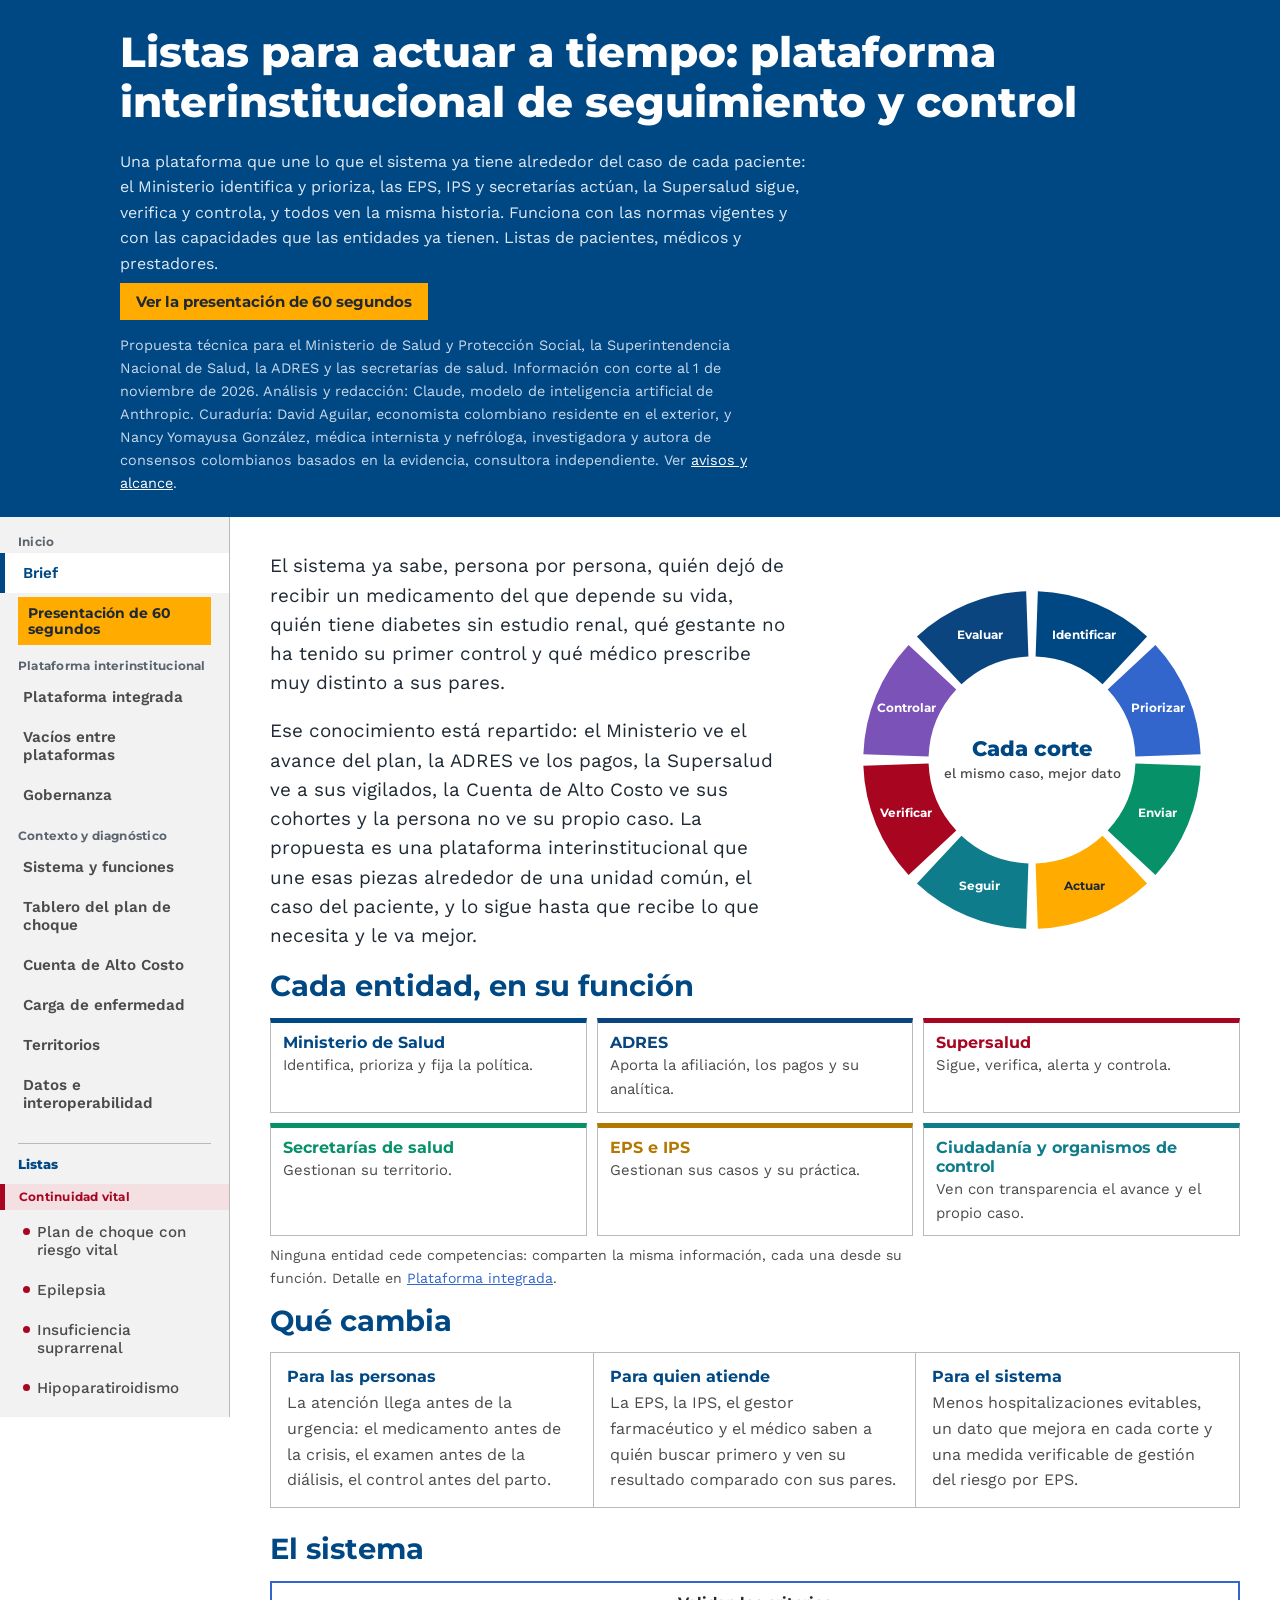
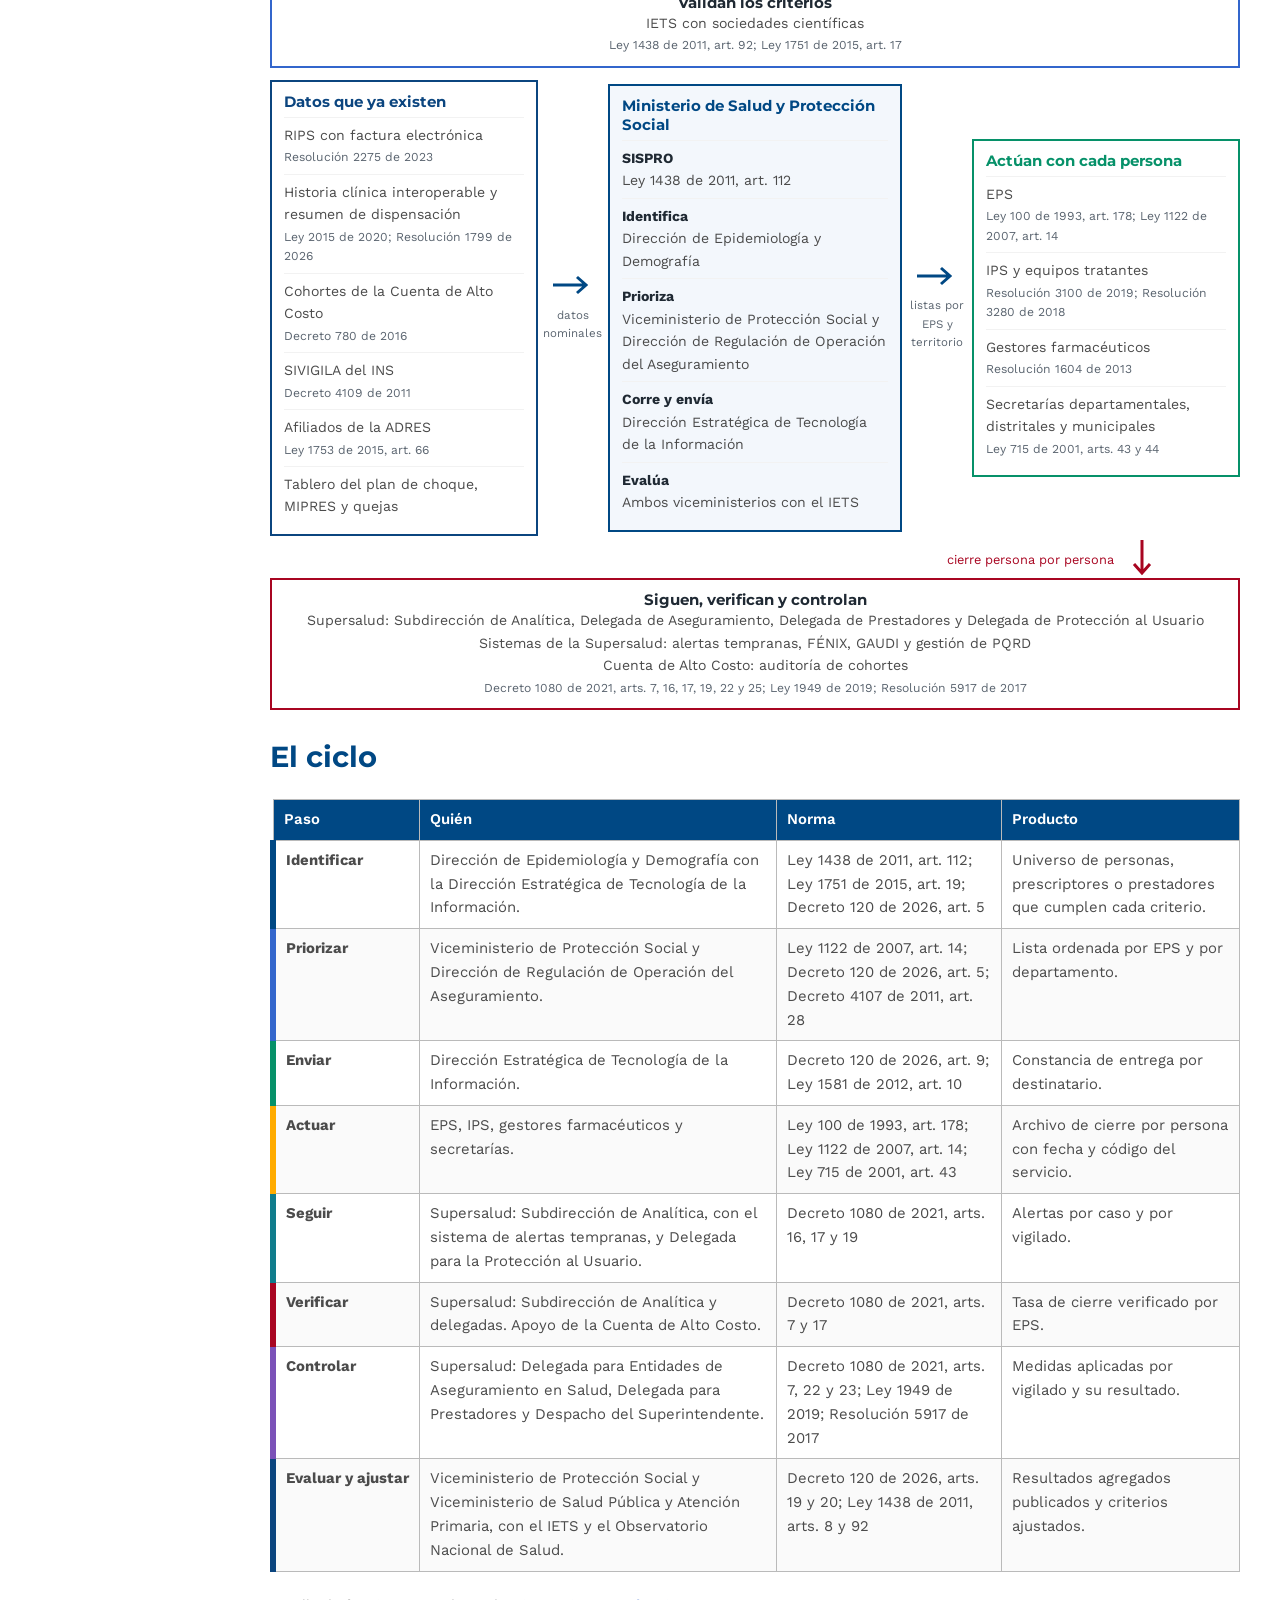
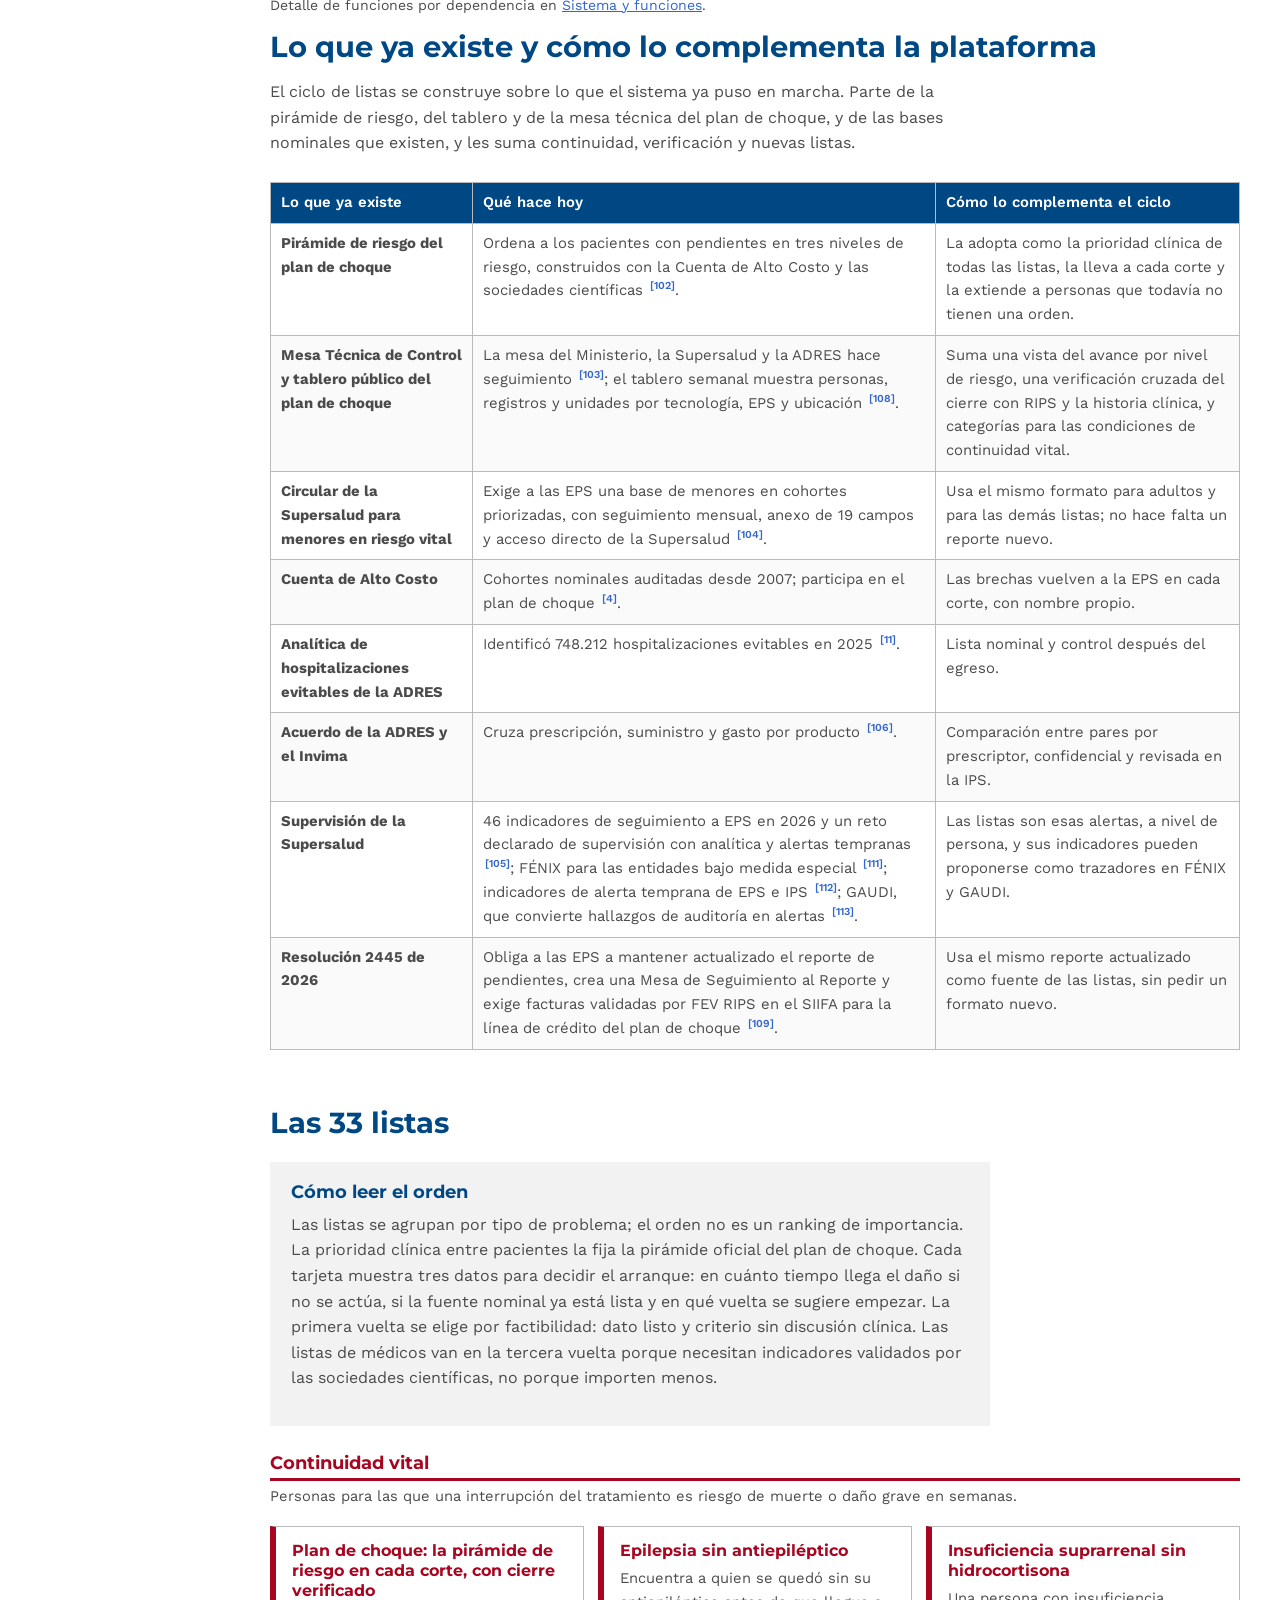
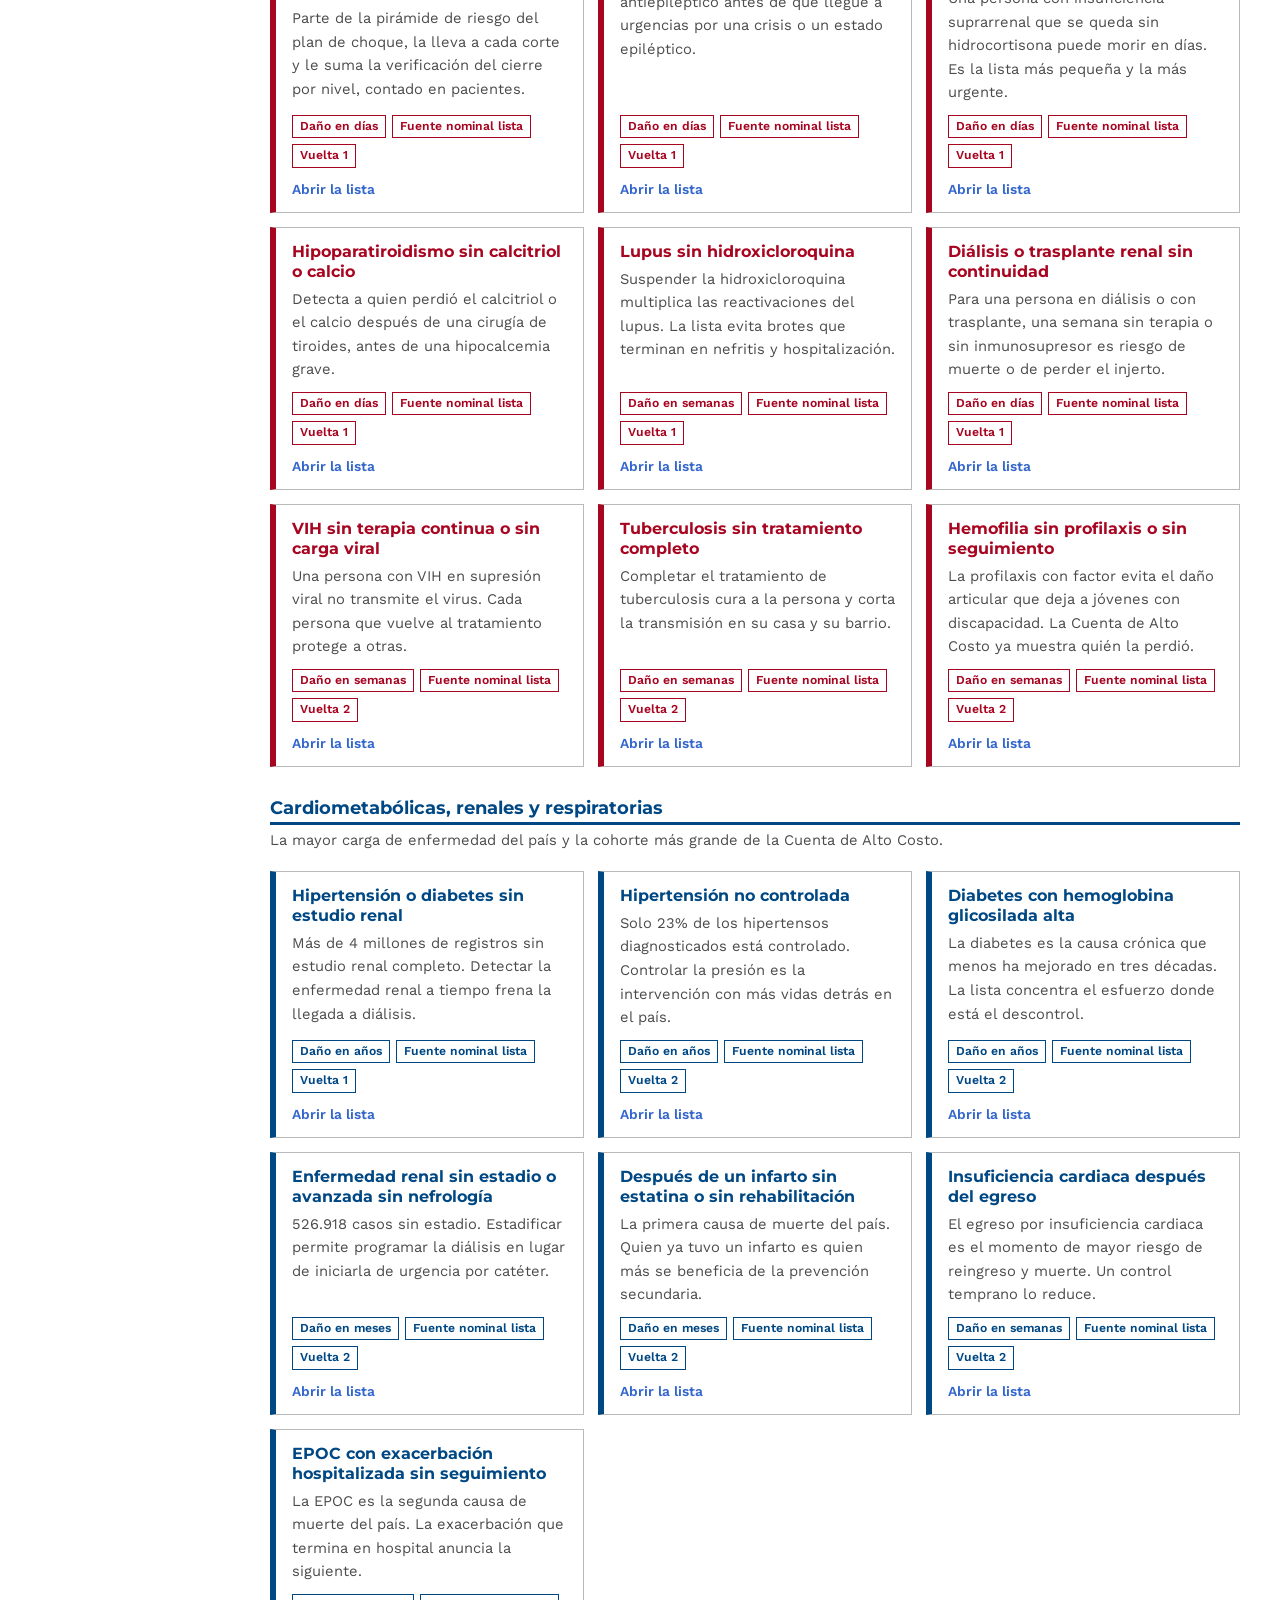
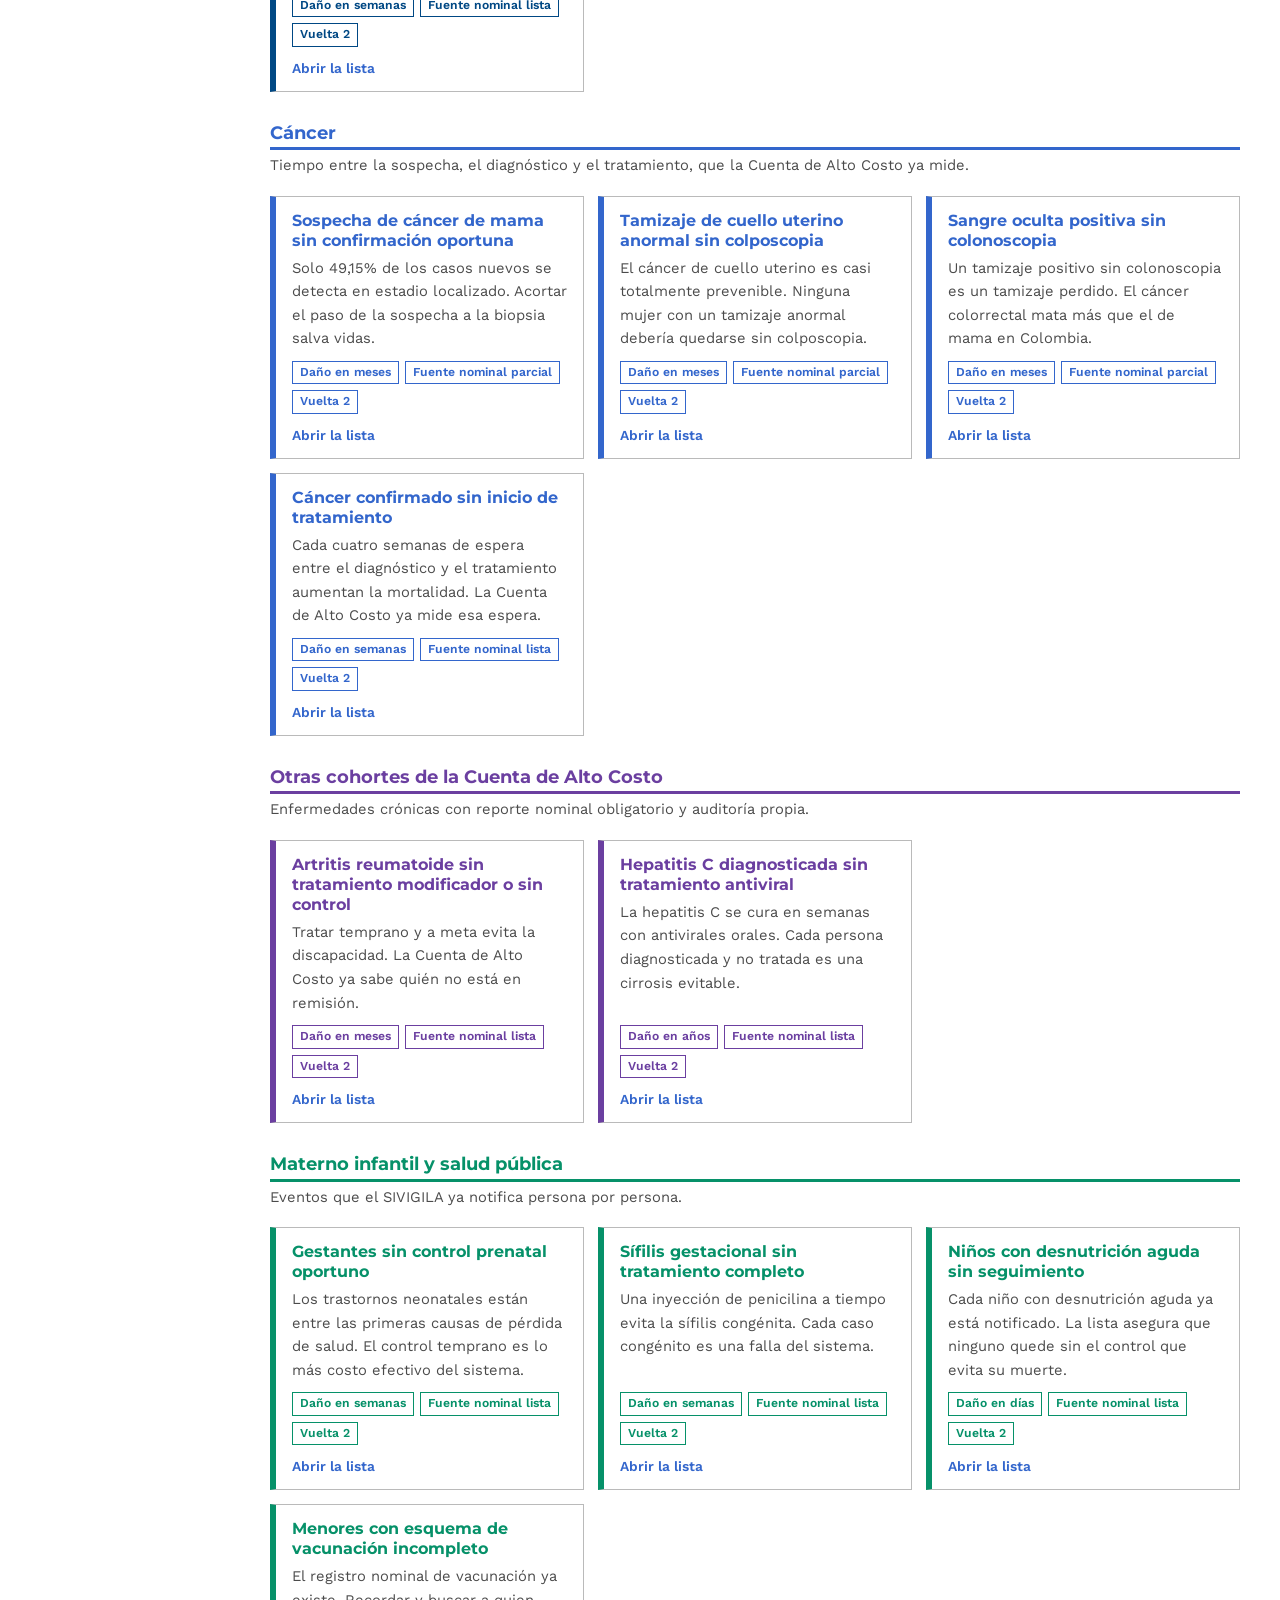
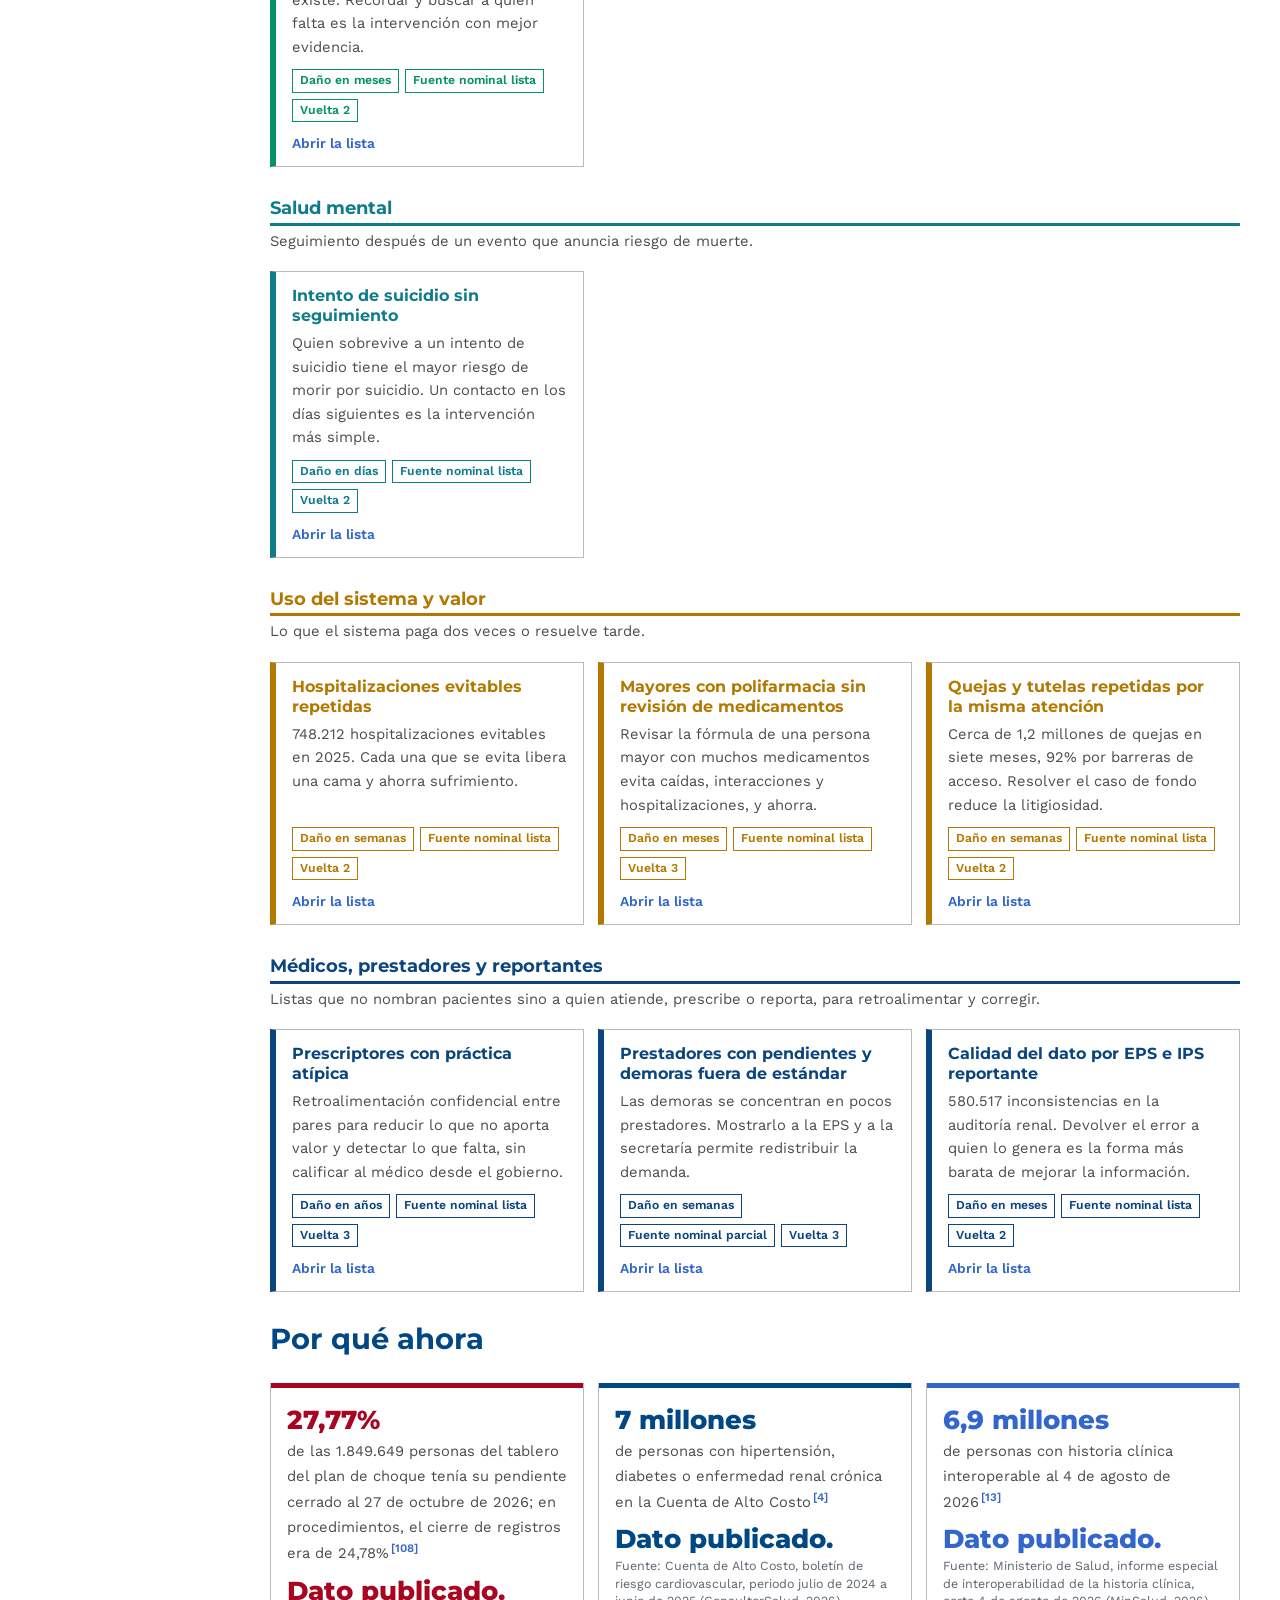
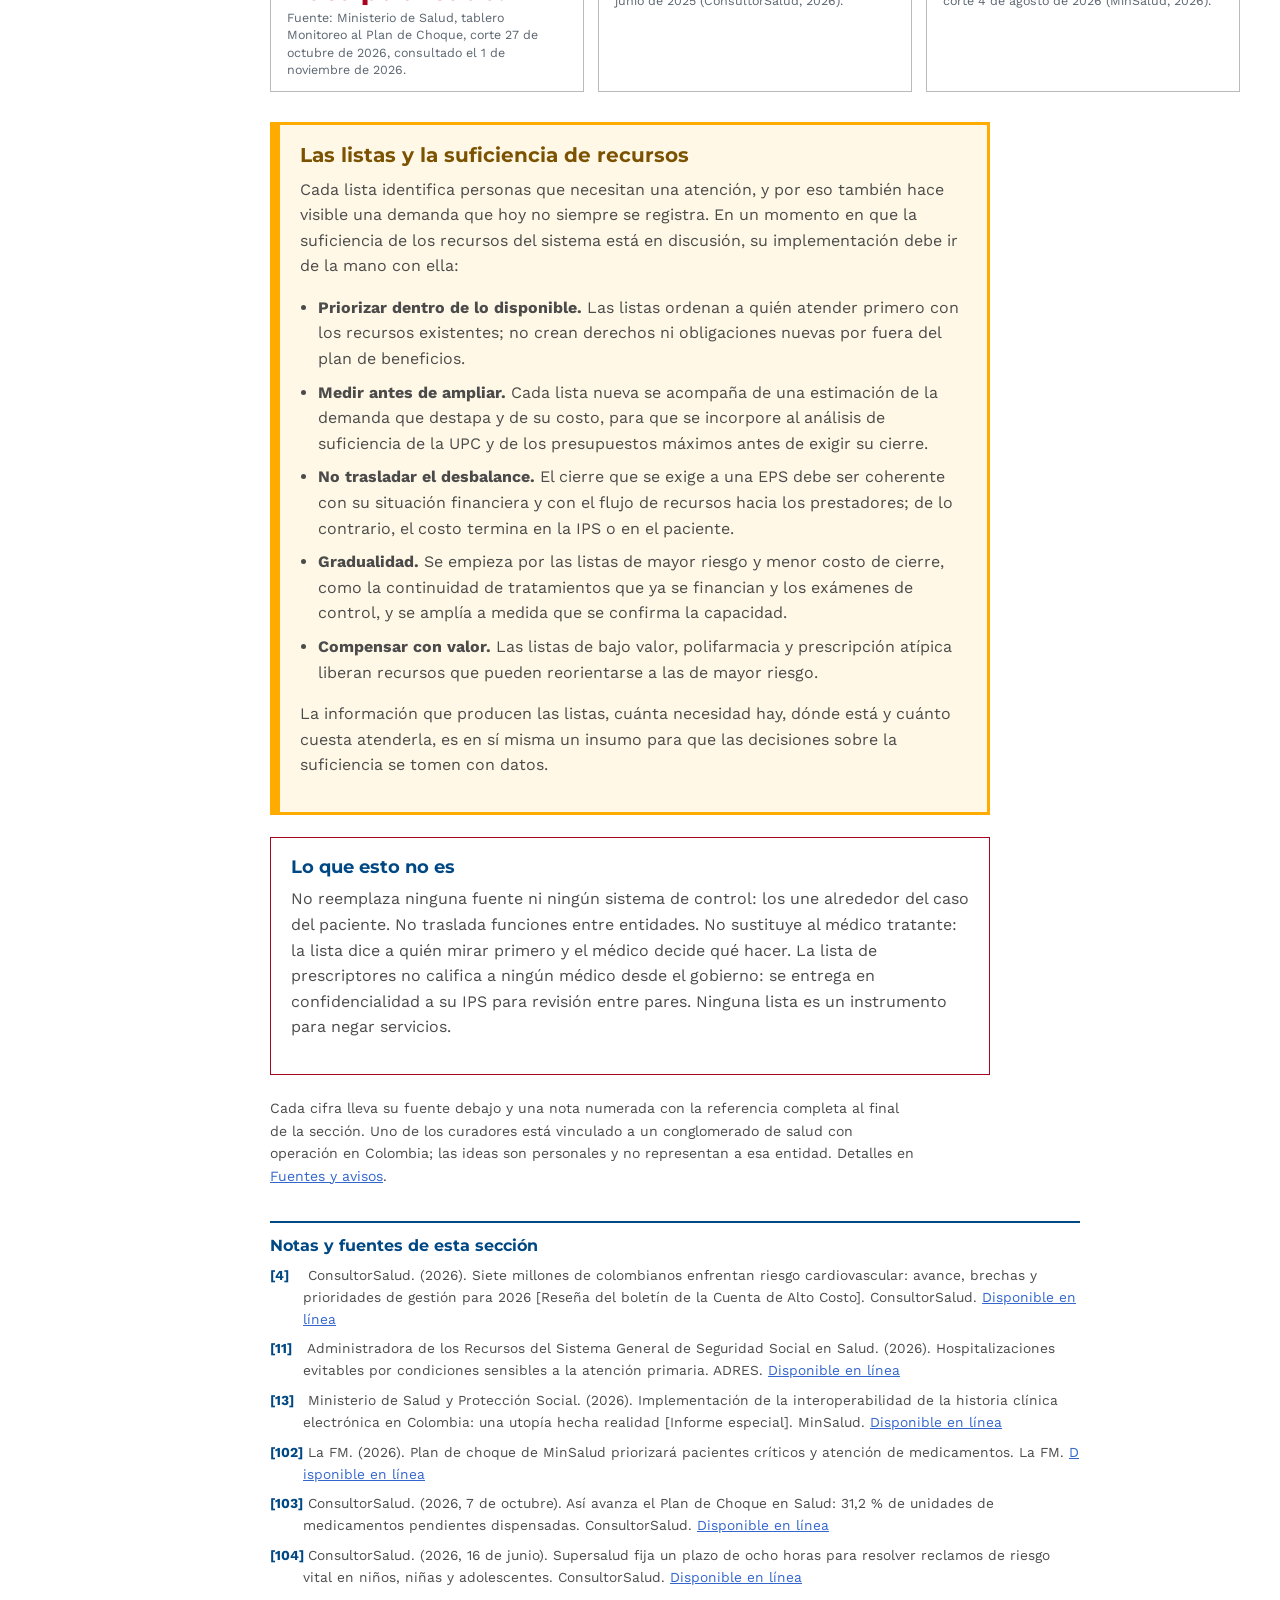
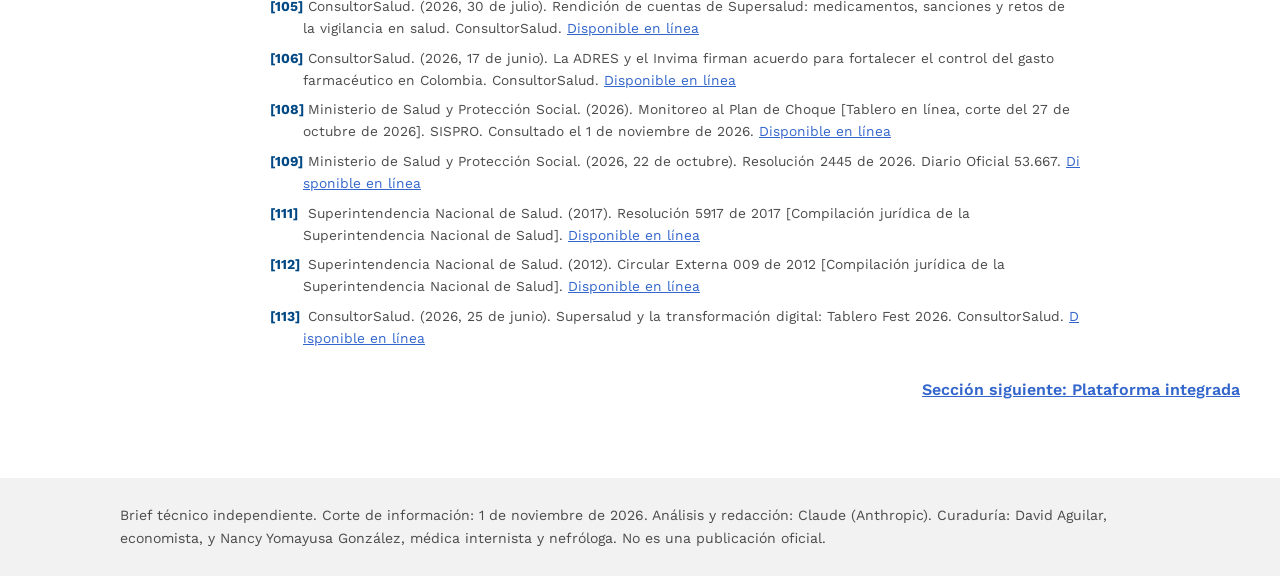
<file: index.html>
<!doctype html>
<html lang="es"><head><meta charset="utf-8"><meta name="viewport" content="width=device-width, initial-scale=1">
<title>Listas para actuar a tiempo: plataforma interinstitucional de seguimiento y control</title>
<meta name="description" content="Plataforma interinstitucional de seguimiento y control: listas nominales de pacientes, médicos y prestadores que Colombia ya puede ejecutar con normas, datos y equipos existentes.">
<meta property="og:title" content="Listas para actuar a tiempo: plataforma interinstitucional de seguimiento y control">
<meta property="og:description" content="33 listas con dueño, construidas con datos que el sistema ya tiene, para que la atención llegue primero a quien más la necesita.">
<meta property="og:type" content="website"><meta property="og:url" content="https://doar95.github.io/listas-de-pacientes-colombia/">
<meta property="og:image" content="https://doar95.github.io/listas-de-pacientes-colombia/miniatura.png"><meta property="og:image:width" content="1200"><meta property="og:image:height" content="630">
<meta property="og:image:alt" content="Listas para actuar a tiempo: plataforma interinstitucional de seguimiento y control"><meta property="og:locale" content="es_CO">
<meta name="twitter:card" content="summary_large_image"><meta name="twitter:image" content="https://doar95.github.io/listas-de-pacientes-colombia/miniatura.png">
<link rel="preconnect" href="https://fonts.googleapis.com"><link rel="preconnect" href="https://fonts.gstatic.com" crossorigin>
<link href="https://fonts.googleapis.com/css2?family=Montserrat:wght@600;700;800&family=Work+Sans:wght@400;500;600&display=swap" rel="stylesheet">
<style>
:root{
  --navy:#004884; --blue:#3366CC; --green:#069169; --red:#A80521; --yellow:#FFAB00; --deep:#0B457F;
  --ink:#1f2933; --text:#4B4B4B; --line:#BABABA; --soft:#F2F2F2; --bg:#FFFFFF;
}
*{box-sizing:border-box}
html{scroll-behavior:smooth}
body{margin:0;background:var(--bg);color:var(--text);font:400 16px/1.6 "Work Sans",system-ui,sans-serif}
h1,h2,h3,h4{font-family:Montserrat,system-ui,sans-serif;color:var(--navy);line-height:1.2;margin:0 0 .5em}
h1{font-size:clamp(1.7rem,4.2vw,2.6rem);font-weight:800;color:#fff}
h2{font-size:clamp(1.35rem,2.8vw,1.8rem);font-weight:700}
h3{font-size:1.12rem;font-weight:700}
h4{font-size:1rem;font-weight:700;color:var(--ink)}
p{margin:0 0 1em}
a{color:var(--blue)}
a:focus-visible,button:focus-visible{outline:3px solid var(--yellow);outline-offset:2px}
.wrap{max-width:1080px;margin:0 auto;padding:0 20px}
.read{max-width:72ch}
header.top{background:var(--navy);color:#fff;padding:28px 0 22px}
header.top p{color:#dfe9f5;margin:.4em 0 0;max-width:70ch}
header.top .by{font-size:.9rem;color:#c9d9ec;margin-top:14px}
nav.tabs{position:sticky;top:0;z-index:10;background:#fff;border-bottom:1px solid var(--line)}
nav.tabs .wrap{display:flex;gap:2px;overflow-x:auto;scrollbar-width:thin;padding:0 12px}
nav.tabs button{flex:0 0 auto;background:none;border:0;border-bottom:4px solid transparent;padding:13px 12px 9px;font:600 .92rem "Work Sans",sans-serif;color:var(--text);cursor:pointer;white-space:nowrap}
nav.tabs button[aria-selected="true"]{color:var(--navy);border-bottom-color:var(--navy)}
nav.tabs button:hover{color:var(--navy)}
main section{display:none;padding:34px 0 60px}
main section.on{display:block}
.f{font-size:.75rem;font-weight:600;text-decoration:none;color:var(--blue);white-space:nowrap;margin-left:3px}
.f:hover{text-decoration:underline}
.hero{display:grid;grid-template-columns:1.25fr 1fr;gap:36px;align-items:center}
.lead{font-size:1.18rem;line-height:1.55;color:var(--ink)}
.wheel svg{width:100%;max-width:360px;display:block;margin:0 auto}
.wheel text.wl{fill:#fff;font:700 12.5px Montserrat,sans-serif}
.wheel text.wl.d{fill:#1f2933}
.wheel .c1{font:800 19px Montserrat,sans-serif;fill:var(--navy)}
.wheel .c2{font:500 12px "Work Sans",sans-serif;fill:var(--text)}
.figs{display:grid;grid-template-columns:repeat(3,1fr);gap:14px;margin:26px 0 30px}
.fig{border:1px solid var(--line);border-top:0;padding:14px 16px 12px;position:relative;background:#fff}
.fig::before{content:"";position:absolute;left:0;right:0;top:0;height:5px;background:var(--k,var(--navy))}
.fig b{display:block;font:800 1.65rem Montserrat,sans-serif;color:var(--k,var(--navy));margin:6px 0 2px}
.fig span{font-size:.92rem}
.k-r{--k:var(--red)}.k-g{--k:var(--green)}.k-b{--k:var(--blue)}.k-y{--k:#B37800}.k-d{--k:var(--deep)}
.decide{counter-reset:d;list-style:none;padding:0;margin:0}
.decide li{counter-increment:d;position:relative;padding:10px 0 10px 46px;border-bottom:1px solid var(--soft)}
.decide li::before{content:counter(d);position:absolute;left:0;top:10px;width:32px;height:32px;background:var(--navy);color:#fff;font:700 15px/32px Montserrat,sans-serif;text-align:center}
.box{border:1px solid var(--line);padding:18px 20px;margin:22px 0;background:#fff}
.box.note{background:var(--soft);border-color:var(--soft)}
.box.navy{border-color:var(--navy)}
.box.red{border-color:var(--red)}
.two{display:grid;grid-template-columns:1fr 1fr;gap:20px}
.three{display:grid;grid-template-columns:repeat(3,1fr);gap:16px}
.steps{list-style:none;margin:0;padding:0;display:grid;gap:12px}
.step{display:grid;grid-template-columns:150px 1fr;border:1px solid var(--line)}
.step .h{background:var(--k,var(--navy));color:#fff;padding:14px;font:700 1rem Montserrat,sans-serif}
.step .h small{display:block;font:500 .82rem "Work Sans",sans-serif;opacity:.9;margin-top:4px}
.step .h.d{color:#1f2933}
.step .b{padding:12px 16px}
.step .b p:last-child{margin:0}
.card{border:1px solid var(--line);padding:0;margin:0 0 18px;background:#fff}
.card>h3{margin:0;padding:12px 16px;color:#fff;background:var(--k,var(--navy));font-size:1.04rem}
.card dl{margin:0;padding:6px 16px 12px;display:grid;grid-template-columns:150px 1fr;gap:6px 14px}
.card dt{font-weight:600;color:var(--ink)}
.card dd{margin:0}
.tag{display:inline-block;font-size:.78rem;font-weight:600;padding:2px 8px;margin:0 6px 6px 0;border:1px solid currentColor}
table{border-collapse:collapse;width:100%;font-size:.93rem;margin:10px 0 22px}
th,td{border:1px solid var(--line);padding:8px 10px;text-align:left;vertical-align:top}
th{background:var(--navy);color:#fff;font-weight:600}
tbody tr:nth-child(even) td{background:#fafafa}
.tw{overflow-x:auto}
.ladder{display:grid;gap:5px;justify-items:center;margin:10px 0 18px}
.ladder div{color:#fff;text-align:center;padding:9px 10px;font:600 .92rem "Work Sans",sans-serif}
.ladder small{display:block;font-weight:400;opacity:.92}
.dofa{display:grid;grid-template-columns:1fr 1fr;gap:0;border:1px solid var(--line)}
.dofa>div{padding:16px 18px;border:1px solid var(--line)}
.dofa h3{margin-bottom:.4em}
.dofa ul{margin:0;padding-left:18px}
.dofa li{margin:0 0 .5em}
ul.clean{padding-left:18px}
ul.clean li{margin:0 0 .55em}
.algo{border-left:5px solid var(--k,var(--navy));padding:6px 0 6px 18px;margin:0 0 26px}
.algo ol{margin:.3em 0 0;padding-left:20px}
.algo li{margin:0 0 .45em}
code{font-family:inherit;font-weight:600;color:var(--ink);background:var(--soft);padding:0 4px}
footer{background:var(--soft);padding:26px 0;font-size:.88rem}
.refs li{margin:0 0 .5em}
.small{font-size:.88rem}
.cy{display:grid;grid-template-columns:repeat(3,1fr);gap:0;border:1px solid var(--line);margin:10px 0 24px}
.cy div{padding:14px 16px;border-right:1px solid var(--line)}
.cy div:last-child{border-right:0}
.cy b{display:block;font:700 1rem Montserrat,sans-serif;color:var(--navy);margin-bottom:4px}


.cit{font-size:.72em;line-height:0;margin-left:2px}
.cit a{text-decoration:none;font-weight:600}
.src{display:block;margin-top:8px;font-size:.78rem;line-height:1.4;color:#5b6570}
.lc .src{margin-top:8px}
.notes{margin-top:34px;padding-top:14px;border-top:2px solid var(--navy);font-size:.86rem;max-width:90ch}
.notes h3{font-size:.98rem}
.notes ol{list-style:none;padding:0;margin:0}
.notes li{margin:0 0 .55em;padding-left:2.4em;text-indent:-2.4em}
.notes .nn{font-weight:700;color:var(--navy);display:inline-block;width:2.4em;text-indent:0}
.notes li.hl{background:#fff4d6}
.notes a{word-break:break-all}
dl.rg{display:grid;grid-template-columns:120px 1fr;gap:6px 14px;margin:0}
dl.rg dt{font-weight:600;color:var(--ink)}
dl.rg dd{margin:0}
.step .h{display:flex;align-items:flex-start}
@media (max-width:860px){dl.rg{grid-template-columns:1fr} dl.rg dt{margin-top:6px}}
.layout{display:block}
.card{scroll-margin-top:64px}
.lgrid{display:grid;grid-template-columns:repeat(auto-fill,minmax(250px,1fr));gap:14px;margin:18px 0 30px}
.lc{display:flex;flex-direction:column;text-decoration:none;color:var(--text);border:1px solid var(--line);border-left:6px solid var(--k,var(--navy));padding:14px 16px 12px;background:#fff}
.lc:hover{background:#f7f9fc}
.lc b{font:700 1rem/1.25 Montserrat,sans-serif;color:var(--k,var(--navy));margin-bottom:6px}
.lc span{font-size:.92rem;flex:1}
.lc i{font-style:normal;font-weight:600;font-size:.86rem;color:var(--blue);margin-top:10px}
@media (min-width:861px){
 .layout{display:grid;grid-template-columns:230px 1fr;align-items:start}
 nav.tabs{position:sticky;top:0;height:100vh;overflow-y:auto;border-bottom:0;border-right:1px solid var(--line);background:var(--soft)}
 nav.tabs .wrap{display:flex;flex-direction:column;flex-wrap:nowrap;overflow:visible;padding:18px 0;gap:0;max-width:none}
 nav.tabs button{text-align:left;border-bottom:0;border-left:5px solid transparent;padding:11px 18px;font-size:.95rem;white-space:normal}
 nav.tabs button[aria-selected="true"]{border-left-color:var(--navy);background:#fff}
 main .wrap{margin:0;padding:0 40px}
}

@media (max-width:860px){
  .hero,.two,.three,.dofa,.cy{grid-template-columns:1fr}
  .figs{grid-template-columns:1fr 1fr}
  .step{grid-template-columns:1fr}
  .card dl{grid-template-columns:1fr}
  .card dt{margin-top:6px}
  .cy div{border-right:0;border-bottom:1px solid var(--line)}
}
@media (max-width:520px){.figs{grid-template-columns:1fr} body{font-size:15.5px}}
@media (prefers-reduced-motion:reduce){html{scroll-behavior:auto}}
@media print{nav.tabs{display:none} main section{display:block!important;page-break-before:always} header.top{background:#fff;color:#000} header.top h1{color:var(--navy)} header.top p{color:#333}}


nav.tabs .ng{margin:14px 18px 4px;font:700 .72rem Montserrat,sans-serif;color:#5b6570;letter-spacing:.02em}
nav.tabs .ng:first-child{margin-top:0}
nav.tabs .menu{display:none}
.kicker{font:700 .85rem Montserrat,sans-serif;color:var(--k);margin:0 0 4px}
.lsec h2{border-left:6px solid var(--k);padding-left:12px}
.lead2{font-size:1.1rem;color:var(--ink);max-width:72ch}
.figs.one{grid-template-columns:minmax(0,420px)}
table.codes th{width:90px;background:var(--soft);color:var(--ink)}
table.flow td:first-child{font-weight:600;color:var(--ink)}
.algo-steps{margin:8px 0 18px;padding-left:22px}.algo-steps li{margin:0 0 .35em}
ul.ev{padding-left:18px}ul.ev li{margin:0 0 .6em}
.pn{display:flex;justify-content:space-between;gap:16px;margin-top:28px;flex-wrap:wrap;font-weight:600}
.gh{margin:26px 0 2px;color:var(--k);border-bottom:3px solid var(--k);padding-bottom:4px}
.gd{margin:4px 0 0;font-size:.92rem}
td.n{text-align:right;white-space:nowrap}
.box.suf{border:3px solid var(--yellow);border-left-width:10px;background:#FFF8E6}.box.suf h3{color:#7A5200;font-size:1.25rem}.box.suf li{margin:0 0 .5em}
.roles{display:grid;grid-template-columns:repeat(3,1fr);gap:10px;margin:10px 0 8px}
.roles div{border-top:5px solid var(--k);background:#fff;border-left:1px solid var(--line);border-right:1px solid var(--line);border-bottom:1px solid var(--line);padding:10px 12px;font-size:.93rem}
.roles b{display:block;font:700 .98rem Montserrat,sans-serif;color:var(--k);margin-bottom:2px}
.tipo{font-weight:700;color:var(--ink)}
.layers{display:grid;gap:8px;margin:14px 0 22px}
.layers div{display:grid;grid-template-columns:210px 1fr;border:1px solid var(--line);border-left:8px solid var(--k);background:#fff}
.layers b{background:color-mix(in srgb,var(--k) 12%,#fff);color:var(--k);font:700 .95rem Montserrat,sans-serif;padding:10px 12px}
.layers span{padding:10px 12px;font-size:.93rem}
@media (max-width:860px){.roles{grid-template-columns:1fr 1fr}.layers div{grid-template-columns:1fr}}
@media (max-width:520px){.roles{grid-template-columns:1fr}}
.hcta{margin:14px 0 4px}
.cta{display:inline-block;background:var(--yellow);color:#1f2933;font:700 .95rem Montserrat,sans-serif;text-decoration:none;padding:9px 16px}
.cta:hover{background:#ffc53d}
nav.tabs .navpres{display:block;margin:4px 18px 0;padding:8px 10px;background:var(--yellow);color:#1f2933;font:700 .85rem Montserrat,sans-serif;text-decoration:none}
.quick{display:none}
nav.tabs button.menu .mi{width:22px;height:22px;flex:none}
nav.tabs button.menu .mtx{display:flex;flex-direction:column;line-height:1.2;flex:1;text-align:left}
nav.tabs button.menu .mtx b{font:700 .95rem Montserrat,sans-serif}
nav.tabs button.menu .mtx span{font-size:.82rem;opacity:.85}
nav.tabs button.menu .mch{flex:none;background:var(--yellow);color:#1f2933;font:700 .8rem Montserrat,sans-serif;padding:6px 10px}
@media (max-width:860px){
 nav.tabs button.menu,nav.tabs button.menu:hover{display:flex!important;align-items:center;gap:12px;padding:10px 14px}
 nav.tabs .navpres{margin:6px 16px 4px}
 nav.tabs .wrap button.lb{padding-left:32px}
 .quick{display:block;margin:22px 0 6px;padding:14px;background:var(--soft);border-left:5px solid var(--navy)}
 .quick p{margin:0 0 8px;font:700 .95rem Montserrat,sans-serif;color:var(--navy)}
 .quick div{display:flex;flex-wrap:wrap;gap:8px}
 .quick a,.quick button{font:600 .9rem "Work Sans",sans-serif;text-decoration:none;color:var(--navy);background:#fff;border:1px solid var(--navy);padding:7px 11px;cursor:pointer}
 .quick a.qk{background:var(--navy);color:#fff}
 .quick a.qp{background:var(--yellow);border-color:var(--yellow);color:#1f2933}
 .quick button.qm{background:#fff;border-style:dashed}
}
nav.tabs .nsup{font:800 .82rem Montserrat,sans-serif;color:var(--navy);margin:20px 18px 2px;padding-top:12px;border-top:1px solid var(--line)}
nav.tabs .ngl{margin:10px 0 2px;padding:6px 14px;color:var(--k);background:color-mix(in srgb,var(--k) 13%,#fff);border-left:5px solid var(--k)}
nav.tabs button.lb{position:relative;padding-left:32px;font-weight:500}
nav.tabs button.lb::before{content:"";position:absolute;left:18px;top:1.05em;width:7px;height:7px;border-radius:50%;background:var(--k)}
nav.tabs button.lb[aria-selected="true"]{border-left-color:var(--k);font-weight:600;color:var(--k)}
.chips{display:flex;flex-wrap:wrap;gap:6px;margin:10px 0 0}
.lc .chips span,.chips span{flex:none;font-size:.76rem;font-weight:600;color:var(--k,var(--navy));border:1px solid currentColor;padding:1px 7px;background:#fff}
.lsec .chips{margin:0 0 14px}
.args{display:grid;grid-template-columns:1fr 1fr;gap:0 18px}.args .box{margin:10px 0}
table.cyc td:first-child{white-space:nowrap}
@media (max-width:860px){.args{grid-template-columns:1fr}}
.ent{margin:0 0 26px}.ent>h3{color:#fff;background:var(--k);padding:10px 14px;margin:0}
.ent table{margin-top:0}
.acts{padding-left:22px;max-width:80ch}.acts li{margin:0 0 .6em;padding-left:4px}
/* system map */
.smap{margin:14px 0 30px;font-size:.88rem}
.smap small{display:block;font-size:.76rem;color:#5b6570;margin-top:2px}
.sm-top,.sm-bot{border:2px solid var(--line);padding:10px 14px;text-align:center;background:#fff}
.sm-top{border-color:var(--blue)}.sm-bot{border-color:var(--red)}
.sm-top b,.sm-bot b{display:block;font:700 .95rem Montserrat,sans-serif;color:var(--ink)}
.sm-top span,.sm-bot span{display:block}
.sm-row{display:grid;grid-template-columns:1fr 70px 1.1fr 70px 1fr;align-items:center;margin:12px 0}
.sm-col{border:2px solid var(--k,var(--navy));background:#fff;padding:10px 12px}
.sm-col>b{display:block;font:700 .95rem Montserrat,sans-serif;color:var(--k,var(--navy));margin-bottom:6px}
.sm-col span{display:block;padding:6px 0;border-top:1px solid var(--soft)}
.sm-col i{font-style:normal;font-weight:700;color:var(--ink);display:block}
.sm-data{--k:var(--deep)}.sm-min{--k:var(--navy);background:#f3f7fc}.sm-act{--k:var(--green)}
.sm-ar{text-align:center;color:var(--navy)}.sm-ar small{font-size:.72rem}
.ar{width:40px;height:24px}
.sm-back{display:flex;justify-content:flex-end;align-items:center;gap:8px;color:var(--red);font-size:.8rem;margin:0 8% 6px 0}
.sm-back .ar{transform:rotate(90deg)}
@media (max-width:860px){
 nav.tabs button.menu,nav.tabs button.menu:hover{display:block;color:#fff;width:100%;text-align:left;border:0;background:var(--navy);color:#fff;padding:12px 16px;font:600 .95rem "Work Sans",sans-serif}
 nav.tabs .wrap{display:none;flex-direction:column;max-height:70vh;overflow-y:auto;padding:6px 0 12px}
 nav.tabs.open .wrap{display:flex}
 nav.tabs .wrap button{text-align:left;border-bottom:0;border-left:4px solid transparent;padding:9px 16px}
 nav.tabs .wrap button[aria-selected="true"]{border-left-color:var(--navy);background:var(--soft)}
 .sm-row{grid-template-columns:1fr}
 .sm-ar .ar,.sm-back .ar{transform:rotate(90deg)}
 .sm-back{justify-content:center;margin:0 0 6px}
}
</style></head><body>
<header class="top"><div class="wrap">
<h1>Listas para actuar a tiempo: plataforma interinstitucional de seguimiento y control</h1>
<p>Una plataforma que une lo que el sistema ya tiene alrededor del caso de cada paciente: el Ministerio identifica y prioriza, las EPS, IPS y secretarías actúan, la Supersalud sigue, verifica y controla, y todos ven la misma historia. Funciona con las normas vigentes y con las capacidades que las entidades ya tienen. Listas de pacientes, médicos y prestadores.</p>
<p class="hcta"><a class="cta" href="presentacion.html">Ver la presentación de 60 segundos</a></p>
<p class="by">Propuesta técnica para el Ministerio de Salud y Protección Social, la Superintendencia Nacional de Salud, la ADRES y las secretarías de salud. Información con corte al 1 de noviembre de 2026. Análisis y redacción: Claude, modelo de inteligencia artificial de Anthropic. Curaduría: David Aguilar, economista colombiano residente en el exterior, y Nancy Yomayusa González, médica internista y nefróloga, investigadora y autora de consensos colombianos basados en la evidencia, consultora independiente. Ver <a href="#avisos" style="color:#fff" data-go="avisos">avisos y alcance</a>.</p>
</div></header>
<div class="layout"><nav class="tabs" aria-label="Secciones del brief"><button class="menu" aria-expanded="false" aria-controls="navlist"><svg class="mi" viewBox="0 0 24 24" aria-hidden="true"><path d="M3 6h18M3 12h18M3 18h18" stroke="currentColor" stroke-width="2.4" fill="none"/></svg><span class="mtx"><b>Menú del brief</b><span id="mcur">Brief</span></span><span class="mch" id="mch">Ver las 47 secciones</span></button><div class="wrap" id="navlist" role="tablist"><p class="ng">Inicio</p><button role="tab" data-t="brief">Brief</button><a class="navpres" href="presentacion.html">Presentación de 60 segundos</a><p class="ng">Plataforma interinstitucional</p><button role="tab" data-t="plataforma">Plataforma integrada</button><button role="tab" data-t="vacios">Vacíos entre plataformas</button><button role="tab" data-t="gobernanza">Gobernanza</button><p class="ng">Contexto y diagnóstico</p><button role="tab" data-t="sistema">Sistema y funciones</button><button role="tab" data-t="tablero">Tablero del plan de choque</button><button role="tab" data-t="cac">Cuenta de Alto Costo</button><button role="tab" data-t="carga">Carga de enfermedad</button><button role="tab" data-t="territorios">Territorios</button><button role="tab" data-t="datos">Datos e interoperabilidad</button><p class="nsup">Listas</p><p class="ng ngl" style="--k:var(--red)">Continuidad vital</p><button role="tab" data-t="l-pdc" class="lb" style="--k:var(--red)">Plan de choque con riesgo vital</button><button role="tab" data-t="l-epi" class="lb" style="--k:var(--red)">Epilepsia</button><button role="tab" data-t="l-sup" class="lb" style="--k:var(--red)">Insuficiencia suprarrenal</button><button role="tab" data-t="l-hipo" class="lb" style="--k:var(--red)">Hipoparatiroidismo</button><button role="tab" data-t="l-lup" class="lb" style="--k:var(--red)">Lupus</button><button role="tab" data-t="l-trr" class="lb" style="--k:var(--red)">Diálisis y trasplante</button><button role="tab" data-t="l-vih" class="lb" style="--k:var(--red)">VIH</button><button role="tab" data-t="l-tb" class="lb" style="--k:var(--red)">Tuberculosis</button><button role="tab" data-t="l-hem" class="lb" style="--k:var(--red)">Hemofilia</button><p class="ng ngl" style="--k:var(--navy)">Cardiometabólicas, renales y respiratorias</p><button role="tab" data-t="l-renal0" class="lb" style="--k:var(--navy)">Estudio renal pendiente</button><button role="tab" data-t="l-hta" class="lb" style="--k:var(--navy)">Hipertensión no controlada</button><button role="tab" data-t="l-dm" class="lb" style="--k:var(--navy)">Diabetes no controlada</button><button role="tab" data-t="l-erc" class="lb" style="--k:var(--navy)">Enfermedad renal avanzada</button><button role="tab" data-t="l-iam" class="lb" style="--k:var(--navy)">Después del infarto</button><button role="tab" data-t="l-ic" class="lb" style="--k:var(--navy)">Insuficiencia cardiaca</button><button role="tab" data-t="l-epoc" class="lb" style="--k:var(--navy)">EPOC</button><p class="ng ngl" style="--k:var(--blue)">Cáncer</p><button role="tab" data-t="l-mama" class="lb" style="--k:var(--blue)">Cáncer de mama</button><button role="tab" data-t="l-cervix" class="lb" style="--k:var(--blue)">Cuello uterino</button><button role="tab" data-t="l-crc" class="lb" style="--k:var(--blue)">Colon y recto</button><button role="tab" data-t="l-onco" class="lb" style="--k:var(--blue)">Inicio de tratamiento</button><p class="ng ngl" style="--k:#6B3FA0">Otras cohortes de la Cuenta de Alto Costo</p><button role="tab" data-t="l-ar" class="lb" style="--k:#6B3FA0">Artritis reumatoide</button><button role="tab" data-t="l-vhc" class="lb" style="--k:#6B3FA0">Hepatitis C</button><p class="ng ngl" style="--k:var(--green)">Materno infantil y salud pública</p><button role="tab" data-t="l-gest" class="lb" style="--k:var(--green)">Gestantes</button><button role="tab" data-t="l-sif" class="lb" style="--k:var(--green)">Sífilis gestacional</button><button role="tab" data-t="l-desn" class="lb" style="--k:var(--green)">Desnutrición aguda</button><button role="tab" data-t="l-vac" class="lb" style="--k:var(--green)">Vacunación</button><p class="ng ngl" style="--k:#0F7C8C">Salud mental</p><button role="tab" data-t="l-sui" class="lb" style="--k:#0F7C8C">Intento de suicidio</button><p class="ng ngl" style="--k:#B37800">Uso del sistema y valor</p><button role="tab" data-t="l-hosp" class="lb" style="--k:#B37800">Hospitalizaciones evitables</button><button role="tab" data-t="l-poli" class="lb" style="--k:#B37800">Polifarmacia</button><button role="tab" data-t="l-quej" class="lb" style="--k:#B37800">Quejas repetidas</button><p class="ng ngl" style="--k:var(--deep)">Médicos, prestadores y reportantes</p><button role="tab" data-t="l-presc" class="lb" style="--k:var(--deep)">Prescriptores atípicos</button><button role="tab" data-t="l-ips" class="lb" style="--k:var(--deep)">Prestadores con demoras</button><button role="tab" data-t="l-dato" class="lb" style="--k:var(--deep)">Calidad del dato</button><p class="nsup">Instrumentos</p><p class="ng">Supersalud, normas y fuentes</p><button role="tab" data-t="supersalud">Supersalud</button><button role="tab" data-t="juridica">Base jurídica</button><button role="tab" data-t="dofa">DOFA</button><button role="tab" data-t="mundo">Otros países</button><button role="tab" data-t="evidencia">Evidencia</button><button role="tab" data-t="ruta">Ruta</button><button role="tab" data-t="avisos">Fuentes y avisos</button></div></nav><main>
<section id="brief" class="on" role="tabpanel"><div class="wrap">
<div class="hero"><div>
<p class="lead">El sistema ya sabe, persona por persona, quién dejó de recibir un medicamento del que depende su vida, quién tiene diabetes sin estudio renal, qué gestante no ha tenido su primer control y qué médico prescribe muy distinto a sus pares.</p>
<p class="lead">Ese conocimiento está repartido: el Ministerio ve el avance del plan, la ADRES ve los pagos, la Supersalud ve a sus vigilados, la Cuenta de Alto Costo ve sus cohortes y la persona no ve su propio caso. La propuesta es una plataforma interinstitucional que une esas piezas alrededor de una unidad común, el caso del paciente, y lo sigue hasta que recibe lo que necesita y le va mejor.</p>
</div><div class="wheel" aria-label="Ciclo de ocho pasos: identificar, priorizar, enviar, actuar, seguir, verificar, controlar, evaluar"><svg viewBox="0 0 320 320" role="img"><title>Ciclo de la plataforma</title><path d="M165.2 10.1 A150 150 0 0 1 262.3 50.3 L222.7 92.7 A92 92 0 0 0 163.2 68.1Z" fill="#004884"/><text x="206.3" y="52.2" text-anchor="middle" class="wl" style="font-size:10.5px">Identificar</text><path d="M269.7 57.7 A150 150 0 0 1 309.9 154.8 L251.9 156.8 A92 92 0 0 0 227.3 97.3Z" fill="#3366CC"/><text x="271.8" y="117.7" text-anchor="middle" class="wl" style="font-size:10.5px">Priorizar</text><path d="M309.9 165.2 A150 150 0 0 1 269.7 262.3 L227.3 222.7 A92 92 0 0 0 251.9 163.2Z" fill="#069169"/><text x="271.8" y="210.3" text-anchor="middle" class="wl" style="font-size:10.5px">Enviar</text><path d="M262.3 269.7 A150 150 0 0 1 165.2 309.9 L163.2 251.9 A92 92 0 0 0 222.7 227.3Z" fill="#FFAB00"/><text x="206.3" y="275.8" text-anchor="middle" class="wl d" style="font-size:10.5px">Actuar</text><path d="M154.8 309.9 A150 150 0 0 1 57.7 269.7 L97.3 227.3 A92 92 0 0 0 156.8 251.9Z" fill="#0F7C8C"/><text x="113.7" y="275.8" text-anchor="middle" class="wl" style="font-size:10.5px">Seguir</text><path d="M50.3 262.3 A150 150 0 0 1 10.1 165.2 L68.1 163.2 A92 92 0 0 0 92.7 222.7Z" fill="#A80521"/><text x="48.2" y="210.3" text-anchor="middle" class="wl" style="font-size:10.5px">Verificar</text><path d="M10.1 154.8 A150 150 0 0 1 50.3 57.7 L92.7 97.3 A92 92 0 0 0 68.1 156.8Z" fill="#7B52B8"/><text x="48.2" y="117.7" text-anchor="middle" class="wl" style="font-size:10.5px">Controlar</text><path d="M57.7 50.3 A150 150 0 0 1 154.8 10.1 L156.8 68.1 A92 92 0 0 0 97.3 92.7Z" fill="#0B457F"/><text x="113.7" y="52.2" text-anchor="middle" class="wl" style="font-size:10.5px">Evaluar</text><text x="160" y="156" text-anchor="middle" class="c1">Cada corte</text><text x="160" y="176" text-anchor="middle" class="c2">el mismo caso, mejor dato</text></svg></div></div>
<nav class="quick" aria-label="Accesos rápidos"><p>Explore el brief</p><div>
<a href="#idx" data-scroll="idx" class="qk">Las 33 listas</a>
<a href="#plataforma" data-go="plataforma">Plataforma integrada</a>
<a href="#sistema" data-go="sistema">Sistema y funciones</a>
<a href="#tablero" data-go="tablero">Tablero del plan de choque</a>
<a href="#cac" data-go="cac">Cuenta de Alto Costo</a>
<a href="#territorios" data-go="territorios">Territorios</a>
<a href="#supersalud" data-go="supersalud">Supersalud</a>
<a href="presentacion.html" class="qp">Presentación de 60 segundos</a>
<button type="button" class="qm">Todas las secciones</button>
</div></nav>
<h2>Cada entidad, en su función</h2>
<div class="roles">
<div style="--k:var(--navy)"><b>Ministerio de Salud</b>Identifica, prioriza y fija la política.</div>
<div style="--k:var(--deep)"><b>ADRES</b>Aporta la afiliación, los pagos y su analítica.</div>
<div style="--k:var(--red)"><b>Supersalud</b>Sigue, verifica, alerta y controla.</div>
<div style="--k:var(--green)"><b>Secretarías de salud</b>Gestionan su territorio.</div>
<div style="--k:#B37800"><b>EPS e IPS</b>Gestionan sus casos y su práctica.</div>
<div style="--k:#0F7C8C"><b>Ciudadanía y organismos de control</b>Ven con transparencia el avance y el propio caso.</div>
</div>
<p class="small read">Ninguna entidad cede competencias: comparten la misma información, cada una desde su función. Detalle en <a href="#plataforma" data-go="plataforma">Plataforma integrada</a>.</p>
<h2>Qué cambia</h2>
<div class="cy">
<div><b>Para las personas</b>La atención llega antes de la urgencia: el medicamento antes de la crisis, el examen antes de la diálisis, el control antes del parto.</div>
<div><b>Para quien atiende</b>La EPS, la IPS, el gestor farmacéutico y el médico saben a quién buscar primero y ven su resultado comparado con sus pares.</div>
<div><b>Para el sistema</b>Menos hospitalizaciones evitables, un dato que mejora en cada corte y una medida verificable de gestión del riesgo por EPS.</div>
</div>
<h2>El sistema</h2>
<div class="smap" role="img" aria-label="Mapa del sistema: los datos llegan a SISPRO, el Ministerio identifica, prioriza y envía listas a EPS, IPS, gestores farmacéuticos y secretarías; la Supersalud y la Cuenta de Alto Costo verifican; el IETS y las sociedades científicas validan criterios">
 <div class="sm-top"><b>Validan los criterios</b><span>IETS con sociedades científicas</span><small>Ley 1438 de 2011, art. 92; Ley 1751 de 2015, art. 17</small></div>
 <div class="sm-row">
  <div class="sm-col sm-data"><b>Datos que ya existen</b>
   <span>RIPS con factura electrónica<small>Resolución 2275 de 2023</small></span>
   <span>Historia clínica interoperable y resumen de dispensación<small>Ley 2015 de 2020; Resolución 1799 de 2026</small></span>
   <span>Cohortes de la Cuenta de Alto Costo<small>Decreto 780 de 2016</small></span>
   <span>SIVIGILA del INS<small>Decreto 4109 de 2011</small></span>
   <span>Afiliados de la ADRES<small>Ley 1753 de 2015, art. 66</small></span>
   <span>Tablero del plan de choque, MIPRES y quejas</span></div>
  <div class="sm-ar"><svg class="ar" viewBox="0 0 40 24" aria-hidden="true"><path d="M0 12h32M24 4l9 8-9 8" fill="none" stroke="currentColor" stroke-width="3"/></svg><small>datos nominales</small></div>
  <div class="sm-col sm-min"><b>Ministerio de Salud y Protección Social</b>
   <span><i>SISPRO</i>Ley 1438 de 2011, art. 112</span>
   <span><i>Identifica</i>Dirección de Epidemiología y Demografía</span>
   <span><i>Prioriza</i>Viceministerio de Protección Social y Dirección de Regulación de Operación del Aseguramiento</span>
   <span><i>Corre y envía</i>Dirección Estratégica de Tecnología de la Información</span>
   <span><i>Evalúa</i>Ambos viceministerios con el IETS</span></div>
  <div class="sm-ar"><svg class="ar" viewBox="0 0 40 24" aria-hidden="true"><path d="M0 12h32M24 4l9 8-9 8" fill="none" stroke="currentColor" stroke-width="3"/></svg><small>listas por EPS y territorio</small></div>
  <div class="sm-col sm-act"><b>Actúan con cada persona</b>
   <span>EPS<small>Ley 100 de 1993, art. 178; Ley 1122 de 2007, art. 14</small></span>
   <span>IPS y equipos tratantes<small>Resolución 3100 de 2019; Resolución 3280 de 2018</small></span>
   <span>Gestores farmacéuticos<small>Resolución 1604 de 2013</small></span>
   <span>Secretarías departamentales, distritales y municipales<small>Ley 715 de 2001, arts. 43 y 44</small></span></div>
 </div>
 <div class="sm-back"><span>cierre persona por persona</span><svg class="ar" viewBox="0 0 40 24" aria-hidden="true"><path d="M0 12h32M24 4l9 8-9 8" fill="none" stroke="currentColor" stroke-width="3"/></svg></div>
 <div class="sm-bot"><b>Siguen, verifican y controlan</b><span>Supersalud: Subdirección de Analítica, Delegada de Aseguramiento, Delegada de Prestadores y Delegada de Protección al Usuario</span><span>Sistemas de la Supersalud: alertas tempranas, FÉNIX, GAUDI y gestión de PQRD</span><span>Cuenta de Alto Costo: auditoría de cohortes</span><small>Decreto 1080 de 2021, arts. 7, 16, 17, 19, 22 y 25; Ley 1949 de 2019; Resolución 5917 de 2017</small></div>
</div>
<h2>El ciclo</h2>
<div class="tw"><table class="cyc"><thead><tr><th>Paso</th><th>Quién</th><th>Norma</th><th>Producto</th></tr></thead><tbody><tr><td style="border-left:6px solid var(--navy)"><b>Identificar</b></td><td>Dirección de Epidemiología y Demografía con la Dirección Estratégica de Tecnología de la Información.</td><td>Ley 1438 de 2011, art. 112; Ley 1751 de 2015, art. 19; Decreto 120 de 2026, art. 5</td><td>Universo de personas, prescriptores o prestadores que cumplen cada criterio.</td></tr><tr><td style="border-left:6px solid var(--blue)"><b>Priorizar</b></td><td>Viceministerio de Protección Social y Dirección de Regulación de Operación del Aseguramiento.</td><td>Ley 1122 de 2007, art. 14; Decreto 120 de 2026, art. 5; Decreto 4107 de 2011, art. 28</td><td>Lista ordenada por EPS y por departamento.</td></tr><tr><td style="border-left:6px solid var(--green)"><b>Enviar</b></td><td>Dirección Estratégica de Tecnología de la Información.</td><td>Decreto 120 de 2026, art. 9; Ley 1581 de 2012, art. 10</td><td>Constancia de entrega por destinatario.</td></tr><tr><td style="border-left:6px solid var(--yellow)"><b>Actuar</b></td><td>EPS, IPS, gestores farmacéuticos y secretarías.</td><td>Ley 100 de 1993, art. 178; Ley 1122 de 2007, art. 14; Ley 715 de 2001, art. 43</td><td>Archivo de cierre por persona con fecha y código del servicio.</td></tr><tr><td style="border-left:6px solid #0F7C8C"><b>Seguir</b></td><td>Supersalud: Subdirección de Analítica, con el sistema de alertas tempranas, y Delegada para la Protección al Usuario.</td><td>Decreto 1080 de 2021, arts. 16, 17 y 19</td><td>Alertas por caso y por vigilado.</td></tr><tr><td style="border-left:6px solid var(--red)"><b>Verificar</b></td><td>Supersalud: Subdirección de Analítica y delegadas. Apoyo de la Cuenta de Alto Costo.</td><td>Decreto 1080 de 2021, arts. 7 y 17</td><td>Tasa de cierre verificado por EPS.</td></tr><tr><td style="border-left:6px solid #7B52B8"><b>Controlar</b></td><td>Supersalud: Delegada para Entidades de Aseguramiento en Salud, Delegada para Prestadores y Despacho del Superintendente.</td><td>Decreto 1080 de 2021, arts. 7, 22 y 23; Ley 1949 de 2019; Resolución 5917 de 2017</td><td>Medidas aplicadas por vigilado y su resultado.</td></tr><tr><td style="border-left:6px solid var(--deep)"><b>Evaluar y ajustar</b></td><td>Viceministerio de Protección Social y Viceministerio de Salud Pública y Atención Primaria, con el IETS y el Observatorio Nacional de Salud.</td><td>Decreto 120 de 2026, arts. 19 y 20; Ley 1438 de 2011, arts. 8 y 92</td><td>Resultados agregados publicados y criterios ajustados.</td></tr></tbody></table></div>
<p class="small">Detalle de funciones por dependencia en <a href="#sistema" data-go="sistema">Sistema y funciones</a>.</p>
<h2>Lo que ya existe y cómo lo complementa la plataforma</h2>
<p class="read">El ciclo de listas se construye sobre lo que el sistema ya puso en marcha. Parte de la pirámide de riesgo, del tablero y de la mesa técnica del plan de choque, y de las bases nominales que existen, y les suma continuidad, verificación y nuevas listas.</p>
<div class="tw"><table><thead><tr><th>Lo que ya existe</th><th>Qué hace hoy</th><th>Cómo lo complementa el ciclo</th></tr></thead><tbody><tr><td><b>Pirámide de riesgo del plan de choque</b></td><td>Ordena a los pacientes con pendientes en tres niveles de riesgo, construidos con la Cuenta de Alto Costo y las sociedades científicas <a class="f" href="https://www.lafm.com.co/sociedad/ministra-salud-ana-maria-vesga-pacientes-plan-choque-usuarios-medicamentos-410542"></a>.</td><td>La adopta como la prioridad clínica de todas las listas, la lleva a cada corte y la extiende a personas que todavía no tienen una orden.</td></tr><tr><td><b>Mesa Técnica de Control y tablero público del plan de choque</b></td><td>La mesa del Ministerio, la Supersalud y la ADRES hace seguimiento <a class="f" href="https://consultorsalud.com/asi-avanza-el-plan-de-choque-en-salud/"></a>; el tablero semanal muestra personas, registros y unidades por tecnología, EPS y ubicación <a class="f" href="https://plandechoque.sispro.gov.co/"></a>.</td><td>Suma una vista del avance por nivel de riesgo, una verificación cruzada del cierre con RIPS y la historia clínica, y categorías para las condiciones de continuidad vital.</td></tr><tr><td><b>Circular de la Supersalud para menores en riesgo vital</b></td><td>Exige a las EPS una base de menores en cohortes priorizadas, con seguimiento mensual, anexo de 19 campos y acceso directo de la Supersalud <a class="f" href="https://consultorsalud.com/riesgo-vital-ninos-reclamos-adolescentes/"></a>.</td><td>Usa el mismo formato para adultos y para las demás listas; no hace falta un reporte nuevo.</td></tr><tr><td><b>Cuenta de Alto Costo</b></td><td>Cohortes nominales auditadas desde 2007; participa en el plan de choque <a class="f" href="https://consultorsalud.com/riesgo-cardiovascular-colombia-millones-hta-d/"></a>.</td><td>Las brechas vuelven a la EPS en cada corte, con nombre propio.</td></tr><tr><td><b>Analítica de hospitalizaciones evitables de la ADRES</b></td><td>Identificó 748.212 hospitalizaciones evitables en 2025 <a class="f" href="https://consultorsalud.com/wp-content/uploads/2026/07/Hospitalizaciones_evitables_por_condiciones_sensibles_a_la_Atencion_Primaria.pdf"></a>.</td><td>Lista nominal y control después del egreso.</td></tr><tr><td><b>Acuerdo de la ADRES y el Invima</b></td><td>Cruza prescripción, suministro y gasto por producto <a class="f" href="https://consultorsalud.com/?p=337823"></a>.</td><td>Comparación entre pares por prescriptor, confidencial y revisada en la IPS.</td></tr><tr><td><b>Supervisión de la Supersalud</b></td><td>46 indicadores de seguimiento a EPS en 2026 y un reto declarado de supervisión con analítica y alertas tempranas <a class="f" href="https://consultorsalud.com/rendicion-cuentas-supersalud-2026-cifras-retos/"></a>; FÉNIX para las entidades bajo medida especial <a class="f" href="https://normograma.supersalud.gov.co/compilacion/docs/resolucion_supersalud_5917_2017.htm"></a>; indicadores de alerta temprana de EPS e IPS <a class="f" href="https://normograma.supersalud.gov.co/compilacion/docs/circular_supersalud_0009_2012.htm"></a>; GAUDI, que convierte hallazgos de auditoría en alertas <a class="f" href="https://consultorsalud.com/supersalud-digital-salud-tablero-fest-2026/"></a>.</td><td>Las listas son esas alertas, a nivel de persona, y sus indicadores pueden proponerse como trazadores en FÉNIX y GAUDI.</td></tr><tr><td><b>Resolución 2445 de 2026</b></td><td>Obliga a las EPS a mantener actualizado el reporte de pendientes, crea una Mesa de Seguimiento al Reporte y exige facturas validadas por FEV RIPS en el SIIFA para la línea de crédito del plan de choque <a class="f" href="https://consultorsalud.com/wp-content/uploads/2026/10/Resolucion_002445_2026_Minsalud_PDF.pdf"></a>.</td><td>Usa el mismo reporte actualizado como fuente de las listas, sin pedir un formato nuevo.</td></tr></tbody></table></div>
<h2 id="idx" style="margin-top:34px;scroll-margin-top:70px">Las 33 listas</h2>
<div class="box note read"><h3>Cómo leer el orden</h3><p>Las listas se agrupan por tipo de problema; el orden no es un ranking de importancia. La prioridad clínica entre pacientes la fija la pirámide oficial del plan de choque. Cada tarjeta muestra tres datos para decidir el arranque: en cuánto tiempo llega el daño si no se actúa, si la fuente nominal ya está lista y en qué vuelta se sugiere empezar. La primera vuelta se elige por factibilidad: dato listo y criterio sin discusión clínica. Las listas de médicos van en la tercera vuelta porque necesitan indicadores validados por las sociedades científicas, no porque importen menos.</p></div>
<h3 class="gh" style="--k:var(--red)">Continuidad vital</h3><p class="gd">Personas para las que una interrupción del tratamiento es riesgo de muerte o daño grave en semanas.</p><div class="lgrid"><a class="lc" style="--k:var(--red)" href="#l-pdc" data-go="l-pdc"><b>Plan de choque: la pirámide de riesgo en cada corte, con cierre verificado</b><span>Parte de la pirámide de riesgo del plan de choque, la lleva a cada corte y le suma la verificación del cierre por nivel, contado en pacientes.</span><div class="chips"><span>Daño en días</span><span>Fuente nominal lista</span><span>Vuelta 1</span></div><i>Abrir la lista</i></a><a class="lc" style="--k:var(--red)" href="#l-epi" data-go="l-epi"><b>Epilepsia sin antiepiléptico</b><span>Encuentra a quien se quedó sin su antiepiléptico antes de que llegue a urgencias por una crisis o un estado epiléptico.</span><div class="chips"><span>Daño en días</span><span>Fuente nominal lista</span><span>Vuelta 1</span></div><i>Abrir la lista</i></a><a class="lc" style="--k:var(--red)" href="#l-sup" data-go="l-sup"><b>Insuficiencia suprarrenal sin hidrocortisona</b><span>Una persona con insuficiencia suprarrenal que se queda sin hidrocortisona puede morir en días. Es la lista más pequeña y la más urgente.</span><div class="chips"><span>Daño en días</span><span>Fuente nominal lista</span><span>Vuelta 1</span></div><i>Abrir la lista</i></a><a class="lc" style="--k:var(--red)" href="#l-hipo" data-go="l-hipo"><b>Hipoparatiroidismo sin calcitriol o calcio</b><span>Detecta a quien perdió el calcitriol o el calcio después de una cirugía de tiroides, antes de una hipocalcemia grave.</span><div class="chips"><span>Daño en días</span><span>Fuente nominal lista</span><span>Vuelta 1</span></div><i>Abrir la lista</i></a><a class="lc" style="--k:var(--red)" href="#l-lup" data-go="l-lup"><b>Lupus sin hidroxicloroquina</b><span>Suspender la hidroxicloroquina multiplica las reactivaciones del lupus. La lista evita brotes que terminan en nefritis y hospitalización.</span><div class="chips"><span>Daño en semanas</span><span>Fuente nominal lista</span><span>Vuelta 1</span></div><i>Abrir la lista</i></a><a class="lc" style="--k:var(--red)" href="#l-trr" data-go="l-trr"><b>Diálisis o trasplante renal sin continuidad</b><span>Para una persona en diálisis o con trasplante, una semana sin terapia o sin inmunosupresor es riesgo de muerte o de perder el injerto.</span><div class="chips"><span>Daño en días</span><span>Fuente nominal lista</span><span>Vuelta 1</span></div><i>Abrir la lista</i></a><a class="lc" style="--k:var(--red)" href="#l-vih" data-go="l-vih"><b>VIH sin terapia continua o sin carga viral</b><span>Una persona con VIH en supresión viral no transmite el virus. Cada persona que vuelve al tratamiento protege a otras.</span><div class="chips"><span>Daño en semanas</span><span>Fuente nominal lista</span><span>Vuelta 2</span></div><i>Abrir la lista</i></a><a class="lc" style="--k:var(--red)" href="#l-tb" data-go="l-tb"><b>Tuberculosis sin tratamiento completo</b><span>Completar el tratamiento de tuberculosis cura a la persona y corta la transmisión en su casa y su barrio.</span><div class="chips"><span>Daño en semanas</span><span>Fuente nominal lista</span><span>Vuelta 2</span></div><i>Abrir la lista</i></a><a class="lc" style="--k:var(--red)" href="#l-hem" data-go="l-hem"><b>Hemofilia sin profilaxis o sin seguimiento</b><span>La profilaxis con factor evita el daño articular que deja a jóvenes con discapacidad. La Cuenta de Alto Costo ya muestra quién la perdió.</span><div class="chips"><span>Daño en semanas</span><span>Fuente nominal lista</span><span>Vuelta 2</span></div><i>Abrir la lista</i></a></div><h3 class="gh" style="--k:var(--navy)">Cardiometabólicas, renales y respiratorias</h3><p class="gd">La mayor carga de enfermedad del país y la cohorte más grande de la Cuenta de Alto Costo.</p><div class="lgrid"><a class="lc" style="--k:var(--navy)" href="#l-renal0" data-go="l-renal0"><b>Hipertensión o diabetes sin estudio renal</b><span>Más de 4 millones de registros sin estudio renal completo. Detectar la enfermedad renal a tiempo frena la llegada a diálisis.</span><div class="chips"><span>Daño en años</span><span>Fuente nominal lista</span><span>Vuelta 1</span></div><i>Abrir la lista</i></a><a class="lc" style="--k:var(--navy)" href="#l-hta" data-go="l-hta"><b>Hipertensión no controlada</b><span>Solo 23% de los hipertensos diagnosticados está controlado. Controlar la presión es la intervención con más vidas detrás en el país.</span><div class="chips"><span>Daño en años</span><span>Fuente nominal lista</span><span>Vuelta 2</span></div><i>Abrir la lista</i></a><a class="lc" style="--k:var(--navy)" href="#l-dm" data-go="l-dm"><b>Diabetes con hemoglobina glicosilada alta</b><span>La diabetes es la causa crónica que menos ha mejorado en tres décadas. La lista concentra el esfuerzo donde está el descontrol.</span><div class="chips"><span>Daño en años</span><span>Fuente nominal lista</span><span>Vuelta 2</span></div><i>Abrir la lista</i></a><a class="lc" style="--k:var(--navy)" href="#l-erc" data-go="l-erc"><b>Enfermedad renal sin estadio o avanzada sin nefrología</b><span>526.918 casos sin estadio. Estadificar permite programar la diálisis en lugar de iniciarla de urgencia por catéter.</span><div class="chips"><span>Daño en meses</span><span>Fuente nominal lista</span><span>Vuelta 2</span></div><i>Abrir la lista</i></a><a class="lc" style="--k:var(--navy)" href="#l-iam" data-go="l-iam"><b>Después de un infarto sin estatina o sin rehabilitación</b><span>La primera causa de muerte del país. Quien ya tuvo un infarto es quien más se beneficia de la prevención secundaria.</span><div class="chips"><span>Daño en meses</span><span>Fuente nominal lista</span><span>Vuelta 2</span></div><i>Abrir la lista</i></a><a class="lc" style="--k:var(--navy)" href="#l-ic" data-go="l-ic"><b>Insuficiencia cardiaca después del egreso</b><span>El egreso por insuficiencia cardiaca es el momento de mayor riesgo de reingreso y muerte. Un control temprano lo reduce.</span><div class="chips"><span>Daño en semanas</span><span>Fuente nominal lista</span><span>Vuelta 2</span></div><i>Abrir la lista</i></a><a class="lc" style="--k:var(--navy)" href="#l-epoc" data-go="l-epoc"><b>EPOC con exacerbación hospitalizada sin seguimiento</b><span>La EPOC es la segunda causa de muerte del país. La exacerbación que termina en hospital anuncia la siguiente.</span><div class="chips"><span>Daño en semanas</span><span>Fuente nominal lista</span><span>Vuelta 2</span></div><i>Abrir la lista</i></a></div><h3 class="gh" style="--k:var(--blue)">Cáncer</h3><p class="gd">Tiempo entre la sospecha, el diagnóstico y el tratamiento, que la Cuenta de Alto Costo ya mide.</p><div class="lgrid"><a class="lc" style="--k:var(--blue)" href="#l-mama" data-go="l-mama"><b>Sospecha de cáncer de mama sin confirmación oportuna</b><span>Solo 49,15% de los casos nuevos se detecta en estadio localizado. Acortar el paso de la sospecha a la biopsia salva vidas.</span><div class="chips"><span>Daño en meses</span><span>Fuente nominal parcial</span><span>Vuelta 2</span></div><i>Abrir la lista</i></a><a class="lc" style="--k:var(--blue)" href="#l-cervix" data-go="l-cervix"><b>Tamizaje de cuello uterino anormal sin colposcopia</b><span>El cáncer de cuello uterino es casi totalmente prevenible. Ninguna mujer con un tamizaje anormal debería quedarse sin colposcopia.</span><div class="chips"><span>Daño en meses</span><span>Fuente nominal parcial</span><span>Vuelta 2</span></div><i>Abrir la lista</i></a><a class="lc" style="--k:var(--blue)" href="#l-crc" data-go="l-crc"><b>Sangre oculta positiva sin colonoscopia</b><span>Un tamizaje positivo sin colonoscopia es un tamizaje perdido. El cáncer colorrectal mata más que el de mama en Colombia.</span><div class="chips"><span>Daño en meses</span><span>Fuente nominal parcial</span><span>Vuelta 2</span></div><i>Abrir la lista</i></a><a class="lc" style="--k:var(--blue)" href="#l-onco" data-go="l-onco"><b>Cáncer confirmado sin inicio de tratamiento</b><span>Cada cuatro semanas de espera entre el diagnóstico y el tratamiento aumentan la mortalidad. La Cuenta de Alto Costo ya mide esa espera.</span><div class="chips"><span>Daño en semanas</span><span>Fuente nominal lista</span><span>Vuelta 2</span></div><i>Abrir la lista</i></a></div><h3 class="gh" style="--k:#6B3FA0">Otras cohortes de la Cuenta de Alto Costo</h3><p class="gd">Enfermedades crónicas con reporte nominal obligatorio y auditoría propia.</p><div class="lgrid"><a class="lc" style="--k:#6B3FA0" href="#l-ar" data-go="l-ar"><b>Artritis reumatoide sin tratamiento modificador o sin control</b><span>Tratar temprano y a meta evita la discapacidad. La Cuenta de Alto Costo ya sabe quién no está en remisión.</span><div class="chips"><span>Daño en meses</span><span>Fuente nominal lista</span><span>Vuelta 2</span></div><i>Abrir la lista</i></a><a class="lc" style="--k:#6B3FA0" href="#l-vhc" data-go="l-vhc"><b>Hepatitis C diagnosticada sin tratamiento antiviral</b><span>La hepatitis C se cura en semanas con antivirales orales. Cada persona diagnosticada y no tratada es una cirrosis evitable.</span><div class="chips"><span>Daño en años</span><span>Fuente nominal lista</span><span>Vuelta 2</span></div><i>Abrir la lista</i></a></div><h3 class="gh" style="--k:var(--green)">Materno infantil y salud pública</h3><p class="gd">Eventos que el SIVIGILA ya notifica persona por persona.</p><div class="lgrid"><a class="lc" style="--k:var(--green)" href="#l-gest" data-go="l-gest"><b>Gestantes sin control prenatal oportuno</b><span>Los trastornos neonatales están entre las primeras causas de pérdida de salud. El control temprano es lo más costo efectivo del sistema.</span><div class="chips"><span>Daño en semanas</span><span>Fuente nominal lista</span><span>Vuelta 2</span></div><i>Abrir la lista</i></a><a class="lc" style="--k:var(--green)" href="#l-sif" data-go="l-sif"><b>Sífilis gestacional sin tratamiento completo</b><span>Una inyección de penicilina a tiempo evita la sífilis congénita. Cada caso congénito es una falla del sistema.</span><div class="chips"><span>Daño en semanas</span><span>Fuente nominal lista</span><span>Vuelta 2</span></div><i>Abrir la lista</i></a><a class="lc" style="--k:var(--green)" href="#l-desn" data-go="l-desn"><b>Niños con desnutrición aguda sin seguimiento</b><span>Cada niño con desnutrición aguda ya está notificado. La lista asegura que ninguno quede sin el control que evita su muerte.</span><div class="chips"><span>Daño en días</span><span>Fuente nominal lista</span><span>Vuelta 2</span></div><i>Abrir la lista</i></a><a class="lc" style="--k:var(--green)" href="#l-vac" data-go="l-vac"><b>Menores con esquema de vacunación incompleto</b><span>El registro nominal de vacunación ya existe. Recordar y buscar a quien falta es la intervención con mejor evidencia.</span><div class="chips"><span>Daño en meses</span><span>Fuente nominal lista</span><span>Vuelta 2</span></div><i>Abrir la lista</i></a></div><h3 class="gh" style="--k:#0F7C8C">Salud mental</h3><p class="gd">Seguimiento después de un evento que anuncia riesgo de muerte.</p><div class="lgrid"><a class="lc" style="--k:#0F7C8C" href="#l-sui" data-go="l-sui"><b>Intento de suicidio sin seguimiento</b><span>Quien sobrevive a un intento de suicidio tiene el mayor riesgo de morir por suicidio. Un contacto en los días siguientes es la intervención más simple.</span><div class="chips"><span>Daño en días</span><span>Fuente nominal lista</span><span>Vuelta 2</span></div><i>Abrir la lista</i></a></div><h3 class="gh" style="--k:#B37800">Uso del sistema y valor</h3><p class="gd">Lo que el sistema paga dos veces o resuelve tarde.</p><div class="lgrid"><a class="lc" style="--k:#B37800" href="#l-hosp" data-go="l-hosp"><b>Hospitalizaciones evitables repetidas</b><span>748.212 hospitalizaciones evitables en 2025. Cada una que se evita libera una cama y ahorra sufrimiento.</span><div class="chips"><span>Daño en semanas</span><span>Fuente nominal lista</span><span>Vuelta 2</span></div><i>Abrir la lista</i></a><a class="lc" style="--k:#B37800" href="#l-poli" data-go="l-poli"><b>Mayores con polifarmacia sin revisión de medicamentos</b><span>Revisar la fórmula de una persona mayor con muchos medicamentos evita caídas, interacciones y hospitalizaciones, y ahorra.</span><div class="chips"><span>Daño en meses</span><span>Fuente nominal lista</span><span>Vuelta 3</span></div><i>Abrir la lista</i></a><a class="lc" style="--k:#B37800" href="#l-quej" data-go="l-quej"><b>Quejas y tutelas repetidas por la misma atención</b><span>Cerca de 1,2 millones de quejas en siete meses, 92% por barreras de acceso. Resolver el caso de fondo reduce la litigiosidad.</span><div class="chips"><span>Daño en semanas</span><span>Fuente nominal lista</span><span>Vuelta 2</span></div><i>Abrir la lista</i></a></div><h3 class="gh" style="--k:var(--deep)">Médicos, prestadores y reportantes</h3><p class="gd">Listas que no nombran pacientes sino a quien atiende, prescribe o reporta, para retroalimentar y corregir.</p><div class="lgrid"><a class="lc" style="--k:var(--deep)" href="#l-presc" data-go="l-presc"><b>Prescriptores con práctica atípica</b><span>Retroalimentación confidencial entre pares para reducir lo que no aporta valor y detectar lo que falta, sin calificar al médico desde el gobierno.</span><div class="chips"><span>Daño en años</span><span>Fuente nominal lista</span><span>Vuelta 3</span></div><i>Abrir la lista</i></a><a class="lc" style="--k:var(--deep)" href="#l-ips" data-go="l-ips"><b>Prestadores con pendientes y demoras fuera de estándar</b><span>Las demoras se concentran en pocos prestadores. Mostrarlo a la EPS y a la secretaría permite redistribuir la demanda.</span><div class="chips"><span>Daño en semanas</span><span>Fuente nominal parcial</span><span>Vuelta 3</span></div><i>Abrir la lista</i></a><a class="lc" style="--k:var(--deep)" href="#l-dato" data-go="l-dato"><b>Calidad del dato por EPS e IPS reportante</b><span>580.517 inconsistencias en la auditoría renal. Devolver el error a quien lo genera es la forma más barata de mejorar la información.</span><div class="chips"><span>Daño en meses</span><span>Fuente nominal lista</span><span>Vuelta 2</span></div><i>Abrir la lista</i></a></div>
<h2>Por qué ahora</h2>
<div class="figs">
<div class="fig k-r"><b>27,77%</b><span>de las 1.849.649 personas del tablero del plan de choque tenía su pendiente cerrado al 27 de octubre de 2026; en procedimientos, el cierre de registros era de 24,78%</span><a class="f" href="https://plandechoque.sispro.gov.co/"></a></div>
<div class="fig"><b>7 millones</b><span>de personas con hipertensión, diabetes o enfermedad renal crónica en la Cuenta de Alto Costo</span><a class="f" href="https://consultorsalud.com/riesgo-cardiovascular-colombia-millones-hta-d/"></a></div>
<div class="fig k-b"><b>6,9 millones</b><span>de personas con historia clínica interoperable al 4 de agosto de 2026</span><a class="f" href="https://www.minsalud.gov.co/sites/rid/Lists/BibliotecaDigital/RIDE/DE/OT/informe-especial-ihce.pdf"></a></div>
</div>
<div class="box suf read"><h3>Las listas y la suficiencia de recursos</h3>
<p>Cada lista identifica personas que necesitan una atención, y por eso también hace visible una demanda que hoy no siempre se registra. En un momento en que la suficiencia de los recursos del sistema está en discusión, su implementación debe ir de la mano con ella:</p>
<ul class="clean">
<li><b>Priorizar dentro de lo disponible.</b> Las listas ordenan a quién atender primero con los recursos existentes; no crean derechos ni obligaciones nuevas por fuera del plan de beneficios.</li>
<li><b>Medir antes de ampliar.</b> Cada lista nueva se acompaña de una estimación de la demanda que destapa y de su costo, para que se incorpore al análisis de suficiencia de la UPC y de los presupuestos máximos antes de exigir su cierre.</li>
<li><b>No trasladar el desbalance.</b> El cierre que se exige a una EPS debe ser coherente con su situación financiera y con el flujo de recursos hacia los prestadores; de lo contrario, el costo termina en la IPS o en el paciente.</li>
<li><b>Gradualidad.</b> Se empieza por las listas de mayor riesgo y menor costo de cierre, como la continuidad de tratamientos que ya se financian y los exámenes de control, y se amplía a medida que se confirma la capacidad.</li>
<li><b>Compensar con valor.</b> Las listas de bajo valor, polifarmacia y prescripción atípica liberan recursos que pueden reorientarse a las de mayor riesgo.</li>
</ul>
<p>La información que producen las listas, cuánta necesidad hay, dónde está y cuánto cuesta atenderla, es en sí misma un insumo para que las decisiones sobre la suficiencia se tomen con datos.</p></div>
<div class="box red read"><h3>Lo que esto no es</h3><p>No reemplaza ninguna fuente ni ningún sistema de control: los une alrededor del caso del paciente. No traslada funciones entre entidades. No sustituye al médico tratante: la lista dice a quién mirar primero y el médico decide qué hacer. La lista de prescriptores no califica a ningún médico desde el gobierno: se entrega en confidencialidad a su IPS para revisión entre pares. Ninguna lista es un instrumento para negar servicios.</p></div>
<p class="small read">Cada cifra lleva su fuente debajo y una nota numerada con la referencia completa al final de la sección. Uno de los curadores está vinculado a un conglomerado de salud con operación en Colombia; las ideas son personales y no representan a esa entidad. Detalles en <a href="#avisos" data-go="avisos">Fuentes y avisos</a>.</p>
</div></section>
<section id="plataforma" role="tabpanel"><div class="wrap">
<h2>Plataforma integrada: una columna común para el sistema</h2>
<p class="read">El sistema de salud tiene muchas plataformas y cada una hace bien su parte. La plataforma de listas no es un sistema más: es la columna que las une alrededor del caso de cada paciente, desde que se prescribe hasta que recibe lo que necesita y le va mejor. Agrega tres capas, integración, inteligencia y seguimiento y control, entre las fuentes que ya existen y las entidades que deciden.</p>
<div class="layers"><div style="--k:var(--deep)"><b>Fuentes existentes</b><span>SISPRO, RIPS con factura electrónica, MIPRES, historia clínica interoperable, tablero del plan de choque, base de afiliados de la ADRES, Cuenta de Alto Costo, SIVIGILA, registro de vacunación, REPS, RUAF y listado de desabastecimiento del INVIMA. Ninguna se reemplaza.</span></div><div style="--k:var(--blue)"><b>Integración</b><span>Identificador de caso seudonimizado común, diccionario de datos compartido y reglas de calidad del dato.</span></div><div style="--k:#0F7C8C"><b>Inteligencia</b><span>Algoritmos de las listas, puntaje de riesgo, detección de reportes atípicos y clasificación de quejas, siempre con revisión humana.</span></div><div style="--k:var(--red)"><b>Seguimiento y control</b><span>Estados del caso, alertas por tiempo al daño, verificación del cierre y escalera de supervisión.</span></div><div style="--k:var(--green)"><b>Usuarios por entidad</b><span>Ministerio, ADRES, Supersalud, secretarías, EPS, IPS, ciudadanía y organismos de control, cada uno con la vista que corresponde a su función.</span></div></div>
<p class="read">Cada entidad ya ve su parte; la plataforma les permite ver la misma historia del paciente, cada una desde su función.</p>
<h3>Módulos</h3>
<div class="tw"><table><thead><tr><th>Módulo</th><th>Qué hace</th><th>Lo opera</th><th>Lo usan</th></tr></thead><tbody><tr><td><b>Columna del caso</b></td><td>Registro único de casos con estados, fechas y responsables</td><td>Ministerio, en SISPRO</td><td>Todas</td></tr><tr><td><b>Integración y calidad del dato</b></td><td>Enlace de fuentes por identificador seudonimizado, diccionario común y reglas de calidad</td><td>Ministerio, con el gobierno de datos de la Supersalud</td><td>Todas</td></tr><tr><td><b>Motor de listas y priorización</b></td><td>Los algoritmos de las 33 listas, con prioridad por tiempo al daño y la pirámide de riesgo del plan de choque</td><td>Ministerio</td><td>Ministerio, EPS, secretarías</td></tr><tr><td><b>Verificación y detección de anomalías</b></td><td>Triangulación del cierre, muestreo de auditoría y patrones de reporte atípicos</td><td>Supersalud</td><td>Supersalud, ADRES, Ministerio</td></tr><tr><td><b>Alertas y escalera de control</b></td><td>Alertas por caso y por vigilado; escalones con disparador y plazo; alimenta el sistema de alertas tempranas, GAUDI y FÉNIX</td><td>Supersalud</td><td>Delegadas, EPS</td></tr><tr><td><b>Cadena de atención y gestión territorial</b></td><td>Ruta por actor y tramo, de la prescripción a la dispensación y la atención; vista por departamento y municipio</td><td>Ministerio y secretarías</td><td>Secretarías, Supersalud</td></tr><tr><td><b>Retroalimentación y bajo valor</b></td><td>Tableros privados para prescriptores e IPS, indicadores de bajo valor con aval clínico y una pirámide de intervención</td><td>Ministerio con el IETS y las sociedades científicas; Supersalud solo ante irregularidades</td><td>IPS, prescriptores, EPS</td></tr><tr><td><b>Impacto y aprendizaje</b></td><td>Cohorte centinela, desenlaces a 90 y 365 días, evaluación de impacto y registro de actuaciones</td><td>Mesa Técnica, con el Observatorio Nacional de Salud, el IETS o universidades</td><td>Todas</td></tr><tr><td><b>Transparencia y voz ciudadana</b></td><td>Tablero público con cifras reportadas y validadas, datos abiertos, consulta del propio caso y un botón de no recibí esto</td><td>Ministerio, con la gestión de PQRD de la Supersalud</td><td>Ciudadanía, medios, Procuraduría, Contraloría</td></tr></tbody></table></div>
<p class="small">Cada módulo lo opera una entidad conforme a sus funciones legales y lo usan otras. Ninguna entidad cede competencias.</p>
<h3>La inteligencia, en concreto</h3>
<p class="read">Plataforma inteligente significa capacidades específicas, cada una con revisión humana:</p>
<ul class="clean">
<li>Anticipar qué paciente se descompensará primero si no recibe lo pendiente.</li>
<li>Detectar reportes de cierre atípicos y redes inusuales entre prescriptor, IPS y proveedor.</li>
<li>Anticipar desabastecimientos por medicamento y territorio.</li>
<li>Clasificar el texto de quejas y tutelas por tipo de barrera.</li>
<li>Confirmar entregas con el paciente por mensaje o llamada automatizada.</li>
<li>Medir el efecto de cada política y cada medida con métodos cuasiexperimentales.</li>
</ul>
<p class="read">Todas se rigen por la Política Nacional de Inteligencia Artificial <a class="f" href="https://normativa.colpensiones.gov.co/colpensiones/compilacion/docs/conpes_dnp_4144_2025.htm"></a>: explicabilidad, revisión de sesgos, ninguna decisión sancionatoria automática y una ficha pública de cada modelo.</p>
<div class="box note read"><h3>Una idea para discusión posterior</h3><p>Más adelante podría estudiarse que los giros y créditos del sistema se vinculen con cierres verificados y que se marquen posibles servicios de bajo valor. Es una idea que requiere análisis jurídico y financiero y acuerdo entre las entidades; no hace parte de esta propuesta.</p></div>
</div></section>
<section id="vacios" role="tabpanel"><div class="wrap">
<h2>Vacíos entre plataformas</h2>
<p class="read">Cada plataforma hace bien su parte. Los vacíos están entre ellas, y son los que la plataforma de listas ayuda a llenar.</p>
<div class="tw"><table><thead><tr><th>Vacío</th><th>Consecuencia</th><th>Cómo lo complementa la plataforma</th></tr></thead><tbody><tr><td><b>No hay un identificador de caso compartido</b></td><td>Cada sistema cuenta algo distinto: registros, facturas, prescripciones o quejas, y las cifras de distintas fuentes no siempre se pueden conciliar.</td><td>Columna del caso con identificador seudonimizado común.</td></tr><tr><td><b>El seguimiento se apoya en el reporte de los vigilados</b></td><td>El tablero del plan de choque y los indicadores de alerta temprana se construyen con lo que reportan EPS e IPS.</td><td>Verificación cruzada con RIPS, dispensación y confirmación del paciente, que complementa ese reporte.</td></tr><tr><td><b>Los cortes son por cohorte</b></td><td>El plan de choque sigue los pendientes reportados entre el 1 y el 20 de septiembre de 2026 <a class="f" href="https://consultorsalud.com/wp-content/uploads/2026/10/Resolucion_002445_2026_Minsalud_PDF.pdf"></a>.</td><td>Flujo continuo de entrada y salida de casos en cada corte.</td></tr><tr><td><b>El seguimiento termina con el cierre</b></td><td>No se sabe si después hubo continuidad, recaída, hospitalización o muerte.</td><td>Cohorte centinela con desenlaces a 90 y 365 días.</td></tr><tr><td><b>Cada entidad ve un tramo de la cadena</b></td><td>Es difícil saber si el cuello de botella está en la EPS, el gestor, la IPS o el mercado.</td><td>Reconstrucción de la ruta: prescripción, autorización, dispensación y atención.</td></tr><tr><td><b>Las alertas llegan con la queja o la auditoría</b></td><td>Se actúa cuando el daño ya empezó.</td><td>Alertas por tiempo al daño y por riesgo anticipado.</td></tr><tr><td><b>La retroalimentación a prestadores, prescriptores y territorios es escasa</b></td><td>La práctica cambia poco sin información comparada.</td><td>Tableros privados de comparación con pares y vista territorial.</td></tr><tr><td><b>La evaluación de impacto no es sistemática</b></td><td>No siempre se sabe qué política o medida funciona.</td><td>Agenda de evaluación y registro de actuaciones.</td></tr><tr><td><b>La persona no ve su caso</b></td><td>Depende de la queja o la tutela para saber qué pasa.</td><td>Consulta del propio caso y botón de no recibí esto.</td></tr></tbody></table></div>
<div class="box note read"><h3>Un ejemplo: leer cifras de fuentes y cortes distintos</h3><p>El plan de choque se anunció con 1.069.196 pacientes identificados <a class="f" href="https://www.infobae.com/colombia/2026/09/22/abelardo-de-la-espriella-anuncia-plan-de-choque-en-salud-para-destrabar-la-atencion-de-1069196-pacientes/"></a>; el tablero público llegó a 1.849.649 personas tras ampliar la base de datos <a class="f" href="https://www.infobae.com/colombia/2026/10/27/ministerio-de-salud-activo-tablero-para-vigilar-la-crisis-de-salud-y-prepara-el-calculo-de-la-upc-de-2027-estas-son-las-cifras-clave/"></a>. El boletín del Ministerio con corte al 14 de octubre reportó que 51% de los pacientes con medicamentos pendientes tenía su caso cerrado <a class="f" href="https://www.minsalud.gov.co/Comunicaciones/noticias/2026/Paginas/Plan-de-Choque-Mas-de-la-mitad-de-los-pacientes-con-medicamentos-pendientes-ya-cuentan-con-el-cierre-de-sus-casos-lo-qu-.aspx"></a>, y el tablero muestra 236.640 personas con cierre en medicamentos al 13 de octubre y 286.924 al 27 de octubre, sobre 602.156 <a class="f" href="https://plandechoque.sispro.gov.co/"></a>. Las fuentes usan universos y definiciones distintos; un identificador de caso y un diccionario común permiten conciliarlas y explicar cada cambio entre cortes.</p></div>
</div></section>
<section id="gobernanza" role="tabpanel"><div class="wrap">
<h2>Gobernanza</h2>
<div class="two">
<div class="card"><h3>Comité directivo</h3><dl><dt>Quién</dt><dd>La Mesa Técnica de Control del plan de choque, que ya reúne al Ministerio, la Supersalud y la ADRES, o una instancia permanente equivalente después del 31 de diciembre de 2026.</dd></dl></div>
<div class="card" style="--k:var(--blue)"><h3>Custodia de los datos</h3><dl><dt>Quién</dt><dd>El Ministerio, en SISPRO. Cada entidad accede según su función y con registro de consultas. El sitio público muestra solo agregados.</dd></dl></div>
<div class="card" style="--k:var(--green)"><h3>Comité asesor independiente</h3><dl><dt>Quién</dt><dd>Academia, sociedades científicas y asociaciones de pacientes. Revisa indicadores, modelos y métodos.</dd></dl></div>
<div class="card" style="--k:var(--deep)"><h3>Independencia</h3><dl><dt>Cómo</dt><dd>Código y contenidos con licencia abierta y operación en manos públicas. Ningún particular accede a datos nominales.</dd></dl></div>
</div>
<h3>Reglas</h3>
<ul class="clean">
<li>Cada cifra cita su fuente oficial y su fecha de corte, y se identifica como dato publicado, estimación, cálculo propio o propuesta.</li>
<li>Cada entidad conserva sus competencias; ninguna cede funciones.</li>
<li>Ningún indicador se usa para negar servicios; ningún modelo sanciona por sí solo.</li>
<li>Todo indicador clínico lo valida un especialista antes de publicarse, y se señala cuando algo requiere validación clínica o jurídica.</li>
<li>El uso de inteligencia artificial, tanto en el análisis como en los modelos, se declara y sigue la Política Nacional de Inteligencia Artificial <a class="f" href="https://normativa.colpensiones.gov.co/colpensiones/compilacion/docs/conpes_dnp_4144_2025.htm"></a>.</li>
</ul>
</div></section>
<section id="sistema" role="tabpanel"><div class="wrap">
<h2>Sistema y funciones: quién hace qué</h2>
<h3>El ciclo en detalle</h3>
<ol class="steps"><li class="step" style="--k:var(--navy)"><div class="h">Identificar</div><div class="b"><dl class="rg"><dt>Responsable</dt><dd>Dirección de Epidemiología y Demografía con la Dirección Estratégica de Tecnología de la Información.</dd><dt>Fundamento</dt><dd>El Ministerio administra la información del sistema en SISPRO (Ley 1438 de 2011, art. 112) y todos los agentes deben entregarle la que requiera (Ley 1751 de 2015, art. 19). Epidemiología y Demografía está en el Viceministerio de Salud Pública y Atención Primaria (Decreto 120 de 2026, art. 5) y dirige desde 2011 los estudios de situación de salud (Decreto 4107 de 2011, art. 21, num. 1).</dd><dt>Qué se hace</dt><dd>Se aplican los criterios en códigos CIE 10, CUPS y ATC sobre RIPS, historia clínica interoperable, Cuenta de Alto Costo, SIVIGILA, MIPRES y el tablero del plan de choque.</dd><dt>Producto</dt><dd>Universo de personas, prescriptores o prestadores que cumplen cada criterio.</dd></dl></div></li><li class="step" style="--k:var(--blue)"><div class="h">Priorizar</div><div class="b"><dl class="rg"><dt>Responsable</dt><dd>Viceministerio de Protección Social y Dirección de Regulación de Operación del Aseguramiento.</dd><dt>Fundamento</dt><dd>El aseguramiento incluye la gestión del riesgo en salud (Ley 1122 de 2007, art. 14). El Viceministerio de Protección Social tiene a cargo la regulación de la operación del aseguramiento (Decreto 120 de 2026, art. 5) y desde 2011 consolida y evalúa el seguimiento al aseguramiento (Decreto 4107 de 2011, art. 28, num. 4).</dd><dt>Qué se hace</dt><dd>Cada registro recibe prioridad alta o estándar según el criterio clínico de la lista.</dd><dt>Producto</dt><dd>Lista ordenada por EPS y por departamento.</dd></dl></div></li><li class="step" style="--k:var(--green)"><div class="h">Enviar</div><div class="b"><dl class="rg"><dt>Responsable</dt><dd>Dirección Estratégica de Tecnología de la Información.</dd><dt>Fundamento</dt><dd>Lineamientos de interoperabilidad y calidad de datos (Decreto 120 de 2026, art. 9, num. 3 y 6). La entrega de datos a una entidad que los requiere en ejercicio de sus funciones no exige autorización del titular (Ley 1581 de 2012, art. 10, lit. a), limitada a la finalidad y al destinatario competente.</dd><dt>Qué se hace</dt><dd>Cada EPS recibe solo a sus afiliados; cada secretaría, su territorio; cada IPS, la comparación de sus profesionales.</dd><dt>Producto</dt><dd>Constancia de entrega por destinatario.</dd></dl></div></li><li class="step" style="--k:var(--yellow)"><div class="h d">Actuar</div><div class="b"><dl class="rg"><dt>Responsable</dt><dd>EPS, IPS, gestores farmacéuticos y secretarías.</dd><dt>Fundamento</dt><dd>Las EPS organizan el acceso y controlan la atención de sus afiliados (Ley 100 de 1993, art. 178) y gestionan el riesgo (Ley 1122 de 2007, art. 14; Decreto 682 de 2018). Las secretarías dirigen y vigilan el sistema en su territorio (Ley 715 de 2001, art. 43).</dd><dt>Qué se hace</dt><dd>La EPS contacta, entrega o agenda y reporta el cierre. El médico tratante decide la conducta.</dd><dt>Producto</dt><dd>Archivo de cierre por persona con fecha y código del servicio.</dd></dl></div></li><li class="step" style="--k:#0F7C8C"><div class="h">Seguir</div><div class="b"><dl class="rg"><dt>Responsable</dt><dd>Supersalud: Subdirección de Analítica, con el sistema de alertas tempranas, y Delegada para la Protección al Usuario.</dd><dt>Fundamento</dt><dd>La Subdirección de Metodologías e Instrumentos de Supervisión diseña el sistema de alertas tempranas y la Subdirección de Analítica lo mantiene actualizado y produce modelos de analítica e inteligencia artificial (Decreto 1080 de 2021, art. 16, num. 6; art. 17, num. 6 y 7). La Delegada para la Protección al Usuario prioriza y alerta sobre las quejas (art. 19, num. 5).</dd><dt>Qué se hace</dt><dd>Cada caso abierto se sigue con su fecha, su responsable y el tiempo que falta para el daño; la queja del paciente entra como señal.</dd><dt>Producto</dt><dd>Alertas por caso y por vigilado.</dd></dl></div></li><li class="step" style="--k:var(--red)"><div class="h">Verificar</div><div class="b"><dl class="rg"><dt>Responsable</dt><dd>Supersalud: Subdirección de Analítica y delegadas. Apoyo de la Cuenta de Alto Costo.</dd><dt>Fundamento</dt><dd>La Supersalud instruye y fija la información que reportan sus vigilados (Decreto 1080 de 2021, art. 7, num. 2 y 15) y valida la calidad, consistencia y homogeneidad de lo reportado (art. 17, num. 8).</dd><dt>Qué se hace</dt><dd>El cierre se triangula: fuente administrativa, como RIPS, factura y resumen digital; confirmación del paciente; y auditoría por muestreo, en línea con las auditorías aleatorias que la Supersalud anunció para el plan de choque.</dd><dt>Producto</dt><dd>Tasa de cierre verificado por EPS.</dd></dl></div></li><li class="step" style="--k:#7B52B8"><div class="h">Controlar</div><div class="b"><dl class="rg"><dt>Responsable</dt><dd>Supersalud: Delegada para Entidades de Aseguramiento en Salud, Delegada para Prestadores y Despacho del Superintendente.</dd><dt>Fundamento</dt><dd>Inspección, vigilancia y control de la gestión del riesgo de las EPS (Decreto 1080 de 2021, art. 22, num. 1), planes de mejoramiento (art. 23, num. 19), órdenes de inmediato cumplimiento (art. 7, num. 3) y régimen sancionatorio (Ley 1949 de 2019). Para las entidades bajo medida especial, el reporte va por FÉNIX (Resolución 5917 de 2017).</dd><dt>Qué se hace</dt><dd>La brecha que persiste sube por la escalera de supervisión, de la retroalimentación al plan de mejoramiento y, solo si es necesario, a la sanción.</dd><dt>Producto</dt><dd>Medidas aplicadas por vigilado y su resultado.</dd></dl></div></li><li class="step" style="--k:var(--deep)"><div class="h">Evaluar y ajustar</div><div class="b"><dl class="rg"><dt>Responsable</dt><dd>Viceministerio de Protección Social y Viceministerio de Salud Pública y Atención Primaria, con el IETS y el Observatorio Nacional de Salud.</dd><dt>Fundamento</dt><dd>El Viceministerio de Salud Pública coordina y hace seguimiento a las acciones de salud pública y atención primaria (Decreto 120 de 2026, art. 19, num. 6) y evalúa con EPS y territorios la promoción y prevención (art. 20, num. 6). El IETS evalúa la evidencia (Ley 1438 de 2011, art. 92) y el Observatorio Nacional de Salud hace seguimiento a la situación de salud (art. 8).</dd><dt>Qué se hace</dt><dd>Una cohorte centinela mide desenlaces a 90 y 365 días: continuidad, recaída, hospitalización y muerte. Se revisa qué listas reducen eventos evitables y qué criterios generan ruido.</dd><dt>Producto</dt><dd>Resultados agregados publicados y criterios ajustados.</dd></dl></div></li></ol>
<h3 style="margin-top:28px">Funciones por dependencia</h3>
<p class="read">Esta pestaña baja del nivel de entidad al de dependencia. Para cada una se indica la función que ya tiene y lo que haría en el ciclo de listas. Donde la compilación pública del Decreto 120 de 2026 no permite citar el numeral, se cita el artículo de estructura y la función equivalente del Decreto 4107 de 2011.</p>
<div class="ent" style="--k:var(--navy)"><h3>Ministerio de Salud y Protección Social</h3><div class="tw"><table><thead><tr><th>Dependencia</th><th>Función y norma</th><th>Qué hace en el ciclo</th></tr></thead><tbody><tr><td>Ministro de Salud y Protección Social</td><td>Dirige el sector y expide los actos administrativos generales del Ministerio (Decreto 120 de 2026) <a class="f" href="https://normativa.colpensiones.gov.co/colpensiones/compilacion/docs/decreto_0120_2026.htm"></a>.</td><td>Firma la circular externa y, si se necesitan variables nuevas de reporte, la resolución.</td></tr><tr><td>Viceministerio de Protección Social</td><td>Tiene a cargo las direcciones de Regulación de Operación del Aseguramiento; de Regulación de Beneficios, Costos y Tarifas; y de Financiamiento Sectorial (Decreto 120 de 2026, art. 5). Antecedente: consolidar y evaluar el seguimiento y control del aseguramiento (Decreto 4107 de 2011, art. 28, num. 4) y proponer medidas contra la selección de riesgo (art. 29, num. 8) <a class="f" href="https://normativa.colpensiones.gov.co/colpens/compilacion/docs/decreto_4107_2011.htm"></a>.</td><td>Lidera el ciclo, fija la regla de prioridad y recibe los resultados por EPS.</td></tr><tr><td>Dirección de Regulación de Operación del Aseguramiento</td><td>Regulación de la operación del aseguramiento y de las condiciones de las EPS.</td><td>Convierte la lista en una obligación de gestión del riesgo exigible dentro de la habilitación y permanencia de las EPS (Decreto 682 de 2018) [[d682]].</td></tr><tr><td>Dirección de Regulación de Beneficios, Costos y Tarifas</td><td>Regulación de beneficios y cálculo de la UPC.</td><td>Usa el cierre por EPS como información de gestión del riesgo en el análisis de suficiencia de la UPC 2027.</td></tr><tr><td>Viceministerio de Salud Pública y Atención Primaria</td><td>Tiene a cargo Epidemiología y Demografía; Atención Primaria en Salud; Determinantes Sociales, Promoción y Prevención; y Medicamentos y Tecnologías (Decreto 120 de 2026, art. 5). Coordina y hace seguimiento a la salud pública y la atención primaria (art. 19, num. 6) y evalúa con EPS y territorios la promoción y prevención (art. 20, num. 6).</td><td>Co lidera las listas de salud pública, materno infantil, salud mental y riesgo cardiovascular.</td></tr><tr><td>Dirección de Epidemiología y Demografía</td><td>Dirige los estudios de situación de salud desde 2011 (Decreto 4107 de 2011, art. 21, num. 1) y orienta los ASIS territoriales <a class="f" href="https://www.minsalud.gov.co/sites/rid/Lists/BibliotecaDigital/RIDE/VS/ED/PSP/actualizacion-asis-participativo-territorial-2025.pdf"></a>.</td><td>Escribe los criterios en códigos y valida la consistencia de las cohortes.</td></tr><tr><td>Dirección de Atención Primaria en Salud</td><td>Rutas integrales de atención (Resolución 3280 de 2018).</td><td>Traduce cada lista en el momento de la ruta que corresponde.</td></tr><tr><td>Dirección de Determinantes Sociales, Promoción y Prevención</td><td>Programas de enfermedades no transmisibles, cáncer, salud mental, nutrición y el Programa Ampliado de Inmunizaciones.</td><td>Dueña técnica de las listas de hipertensión, diabetes, cáncer, gestantes, desnutrición, vacunación e intento de suicidio.</td></tr><tr><td>Dirección de Medicamentos y Tecnologías en Salud</td><td>Política farmacéutica y vigilancia del abastecimiento.</td><td>Cruza las brechas de continuidad con desabastecimientos y define los códigos ATC trazadores.</td></tr><tr><td>Dirección Estratégica de Tecnología de la Información</td><td>Lineamientos de interoperabilidad (Decreto 120 de 2026, art. 9, num. 3) y de gobernanza y calidad de datos (num. 6). El Ministerio tiene a cargo la historia clínica electrónica interoperable (art. 2, num. 61 y 62).</td><td>Corre los algoritmos en SISPRO y envía las listas por canal cifrado.</td></tr></tbody></table></div></div>
<div class="ent" style="--k:var(--red)"><h3>Superintendencia Nacional de Salud</h3><div class="tw"><table><thead><tr><th>Dependencia</th><th>Función y norma</th><th>Qué hace en el ciclo</th></tr></thead><tbody><tr><td>Superintendente Nacional de Salud</td><td>Instruir a los vigilados y fijar la información que reportan (Decreto 1080 de 2021, art. 7, num. 2 y 15); órdenes de inmediato cumplimiento (num. 3) <a class="f" href="https://normativa.colpensiones.gov.co/colpens/compilacion/docs/decreto_1080_2021.htm"></a>.</td><td>Firma la circular conjunta y define el archivo de cierre.</td></tr><tr><td>Subdirección de Analítica</td><td>Alertas tempranas y validación de la calidad del dato (art. 17, num. 7 y 8); modelos de analítica (num. 6).</td><td>Cruza el cierre reportado con RIPS y factura; calcula la comparación entre prescriptores.</td></tr><tr><td>Delegada para Entidades de Aseguramiento en Salud</td><td>Inspección, vigilancia y control de la gestión del riesgo de las EPS (art. 22, num. 1); correctivos (num. 4); medidas especiales (num. 22); planes de mejoramiento (art. 23, num. 19).</td><td>Aplica la escalera de supervisión a la EPS que no cierra.</td></tr><tr><td>Delegada para Prestadores de Servicios de Salud</td><td>Calidad de la atención y autocontrol de las IPS (art. 25, num. 6 y 17).</td><td>Vigila que las IPS revisen en comité la señal de prescriptores y que los prestadores con demoras actúen.</td></tr><tr><td>Delegada para la Protección al Usuario</td><td>Priorización y alertas sobre peticiones, quejas y reclamos (art. 19, num. 5).</td><td>Produce la lista de quejas repetidas.</td></tr><tr><td>Delegada para Operadores Logísticos de Tecnologías en Salud y Gestores Farmacéuticos</td><td>Vigilancia de gestores farmacéuticos y operadores logísticos (Decreto 1080 de 2021).</td><td>Verifica la entrega en las listas de continuidad vital.</td></tr><tr><td>Delegada para Investigaciones Administrativas</td><td>Procesos sancionatorios (Decreto 1080 de 2021; Ley 1949 de 2019).</td><td>Solo interviene en la cima de la escalera, cuando el incumplimiento persiste.</td></tr></tbody></table></div></div>
<div class="ent" style="--k:var(--green)"><h3>Instituto Nacional de Salud</h3><div class="tw"><table><thead><tr><th>Dependencia</th><th>Función y norma</th><th>Qué hace en el ciclo</th></tr></thead><tbody><tr><td>Dirección de Vigilancia y Análisis del Riesgo en Salud Pública</td><td>Opera el SIVIGILA (Decreto 4109 de 2011) <a class="f" href="https://www.funcionpublica.gov.co/eva/gestornormativo/norma.php?i=44687"></a>.</td><td>Entrega los casos nominales de sífilis gestacional, desnutrición aguda, intento de suicidio, tuberculosis y VIH.</td></tr><tr><td>Observatorio Nacional de Salud</td><td>Seguimiento y evaluación de la situación de salud (Ley 1438 de 2011, art. 8).</td><td>Evalúa de forma independiente el efecto del ciclo sobre la mortalidad evitable.</td></tr><tr><td>Dirección de Redes en Salud Pública</td><td>Red nacional de laboratorios.</td><td>Asegura la calidad de cargas virales, baciloscopias y pruebas de tamizaje que cierran las listas.</td></tr></tbody></table></div></div>
<div class="ent" style="--k:var(--deep)"><h3>ADRES, IETS y Cuenta de Alto Costo</h3><div class="tw"><table><thead><tr><th>Dependencia</th><th>Función y norma</th><th>Qué hace en el ciclo</th></tr></thead><tbody><tr><td>ADRES</td><td>Administra los recursos del sistema y la base de afiliados (Ley 1753 de 2015, art. 66).</td><td>Aporta EPS, régimen y municipio de cada persona y su analítica de hospitalizaciones evitables [[adres]].</td></tr><tr><td>IETS</td><td>Evaluación de tecnologías y elaboración de guías de práctica clínica (Ley 1438 de 2011, art. 92).</td><td>Valida los criterios de cada lista con las sociedades científicas y evalúa resultados.</td></tr><tr><td>Cuenta de Alto Costo</td><td>Recibe, audita y analiza la información nominal de enfermedades de alto costo desde 2007 (Decreto 2699 de 2007, compilado en el Decreto 780 de 2016).</td><td>Aporta sus cohortes y marcas de brecha a once de las listas. Ver la pestaña Cuenta de Alto Costo.</td></tr></tbody></table></div></div>
<div class="ent" style="--k:var(--green)"><h3>Territorios</h3><div class="tw"><table><thead><tr><th>Dependencia</th><th>Función y norma</th><th>Qué hace en el ciclo</th></tr></thead><tbody><tr><td>Secretarías departamentales y distritales</td><td>Dirigir, coordinar y vigilar el sistema en su territorio (Ley 715 de 2001, art. 43); ASIS y plan territorial de salud (Resolución 100 de 2024); verificación de habilitación de prestadores (Resolución 3100 de 2019); supervisión de la historia clínica interoperable en su jurisdicción (Resolución 1799 de 2026) <a class="f" href="https://consultorsalud.com/wp-content/uploads/2026/08/Resolucion-1799-de-2026.pdf"></a>.</td><td>Reciben la lista de su territorio, la cruzan con su ASIS y hacen seguimiento a EPS e IPS como autoridad sanitaria.</td></tr><tr><td>Secretarías municipales</td><td>Gestión de la salud pública y del plan de intervenciones colectivas (Ley 715 de 2001, art. 44; Resolución 518 de 2015).</td><td>Búsqueda activa comunitaria en las listas de gestantes, vacunación, desnutrición y tuberculosis.</td></tr></tbody></table></div></div>
<div class="ent" style="--k:#B37800"><h3>Aseguradores, prestadores y profesionales</h3><div class="tw"><table><thead><tr><th>Dependencia</th><th>Función y norma</th><th>Qué hace en el ciclo</th></tr></thead><tbody><tr><td>EPS</td><td>Organizar el acceso y controlar la atención integral y oportuna (Ley 100 de 1993, art. 178); gestión del riesgo (Ley 1122 de 2007, art. 14); capacidad técnica y sistemas de información como condición de habilitación (Decreto 682 de 2018); reporte de promoción y mantenimiento (Resolución 202 de 2021).</td><td>Contacta, gestiona y reporta el cierre persona por persona.</td></tr><tr><td>IPS</td><td>Habilitación (Resolución 3100 de 2019); rutas integrales (Resolución 3280 de 2018); indicadores de calidad (Resolución 256 de 2016).</td><td>Atiende; su comité clínico revisa la señal de prescriptores.</td></tr><tr><td>Gestores farmacéuticos</td><td>Entrega de medicamentos pendientes (Resolución 1604 de 2013) y resumen digital de dispensación (Resolución 1799 de 2026).</td><td>Cierra las listas de continuidad vital.</td></tr><tr><td>Médicos y sociedades científicas</td><td>Autonomía profesional con autorregulación (Ley 1751 de 2015, art. 17); ética médica (Ley 23 de 1981).</td><td>Proponen indicadores y umbrales; la conducta clínica es siempre del médico tratante.</td></tr></tbody></table></div></div>
<div class="box note read"><h3>La lista no crea obligaciones nuevas</h3><p>Para la EPS, la lista dice con precisión dónde está incumpliendo una obligación que ya tiene. Para la secretaría, es un insumo de su función de vigilancia. Para el médico, es información sobre su práctica que hoy no recibe.</p></div>
</div></section>
<section id="tablero" role="tabpanel"><div class="wrap">
<h2>Tablero del plan de choque</h2>
<p class="read">El Ministerio publica cada semana el tablero Monitoreo al Plan de Choque, con filtros por tipo de tecnología, EPS, ubicación y corte, y páginas de resumen general, medicamentos, procedimientos, detalle de tecnologías y patologías. Las cifras de esta pestaña son del corte del 27 de octubre de 2026 <a class="f" href="https://plandechoque.sispro.gov.co/"></a>.</p>
<div class="tw"><table><thead><tr><th>Indicador</th><th>Total</th><th>Medicamentos</th><th>Procedimientos</th></tr></thead><tbody>
<tr><td>Personas</td><td class="n">1.849.649</td><td class="n">602.156</td><td class="n">1.325.610</td></tr>
<tr><td>Personas con cierre de pendiente</td><td class="n">513.607 (27,77%)</td><td class="n">286.924</td><td class="n">268.751</td></tr>
<tr><td>Registros</td><td class="n">4.505.909</td><td class="n">1.043.301</td><td class="n">3.462.608</td></tr>
<tr><td>Registros con cierre de pendiente</td><td class="n">1.375.821 (30,53%)</td><td class="n">517.878 (49,64%)</td><td class="n">857.943 (24,78%)</td></tr>
<tr><td>Unidades</td><td></td><td class="n">14.419.546 dispensadas de 29.830.054 prescritas</td><td class="n">1.162.269 realizados; 3.548.753 pendientes</td></tr>
</tbody></table></div>
<p class="small">Una persona puede tener pendientes de medicamentos y de procedimientos, por eso las columnas no suman el total.</p>
<h3>Evolución entre cortes</h3><div class="tw"><table><thead><tr><th>Indicador</th><th>Corte del 13 de octubre</th><th>Corte del 27 de octubre</th></tr></thead><tbody><tr><td>Cierre de registros de medicamentos</td><td class="n">41,52%</td><td class="n">49,64%</td></tr><tr><td>Personas con cierre en medicamentos</td><td class="n">236.640</td><td class="n">286.924</td></tr><tr><td>Unidades de medicamento dispensadas</td><td class="n">12.514.638</td><td class="n">14.419.546</td></tr><tr><td>Cierre de registros de procedimientos</td><td class="n">13,33%</td><td class="n">24,78%</td></tr><tr><td>Personas con cierre en procedimientos</td><td class="n">157.148</td><td class="n">268.751</td></tr></tbody></table></div><p class="small">El tablero publica tres cortes: 13, 20 y 27 de octubre de 2026. Fuente: <a class="f" href="https://plandechoque.sispro.gov.co/"></a></p>
<div class="two"><div><h3>Medicamentos con más unidades pendientes</h3><div class="tw"><table><thead><tr><th>Medicamento, en orden</th><th>Lista que lo cubre</th></tr></thead><tbody><tr><td>Valsartán</td><td><a href="#l-hta" data-go="l-hta">Hipertensión</a></td></tr><tr><td>Esomeprazol</td><td><a href="#l-poli" data-go="l-poli">Polifarmacia</a></td></tr><tr><td>Levotiroxina</td><td><a href="#l-pdc" data-go="l-pdc">Plan de choque, nivel 3</a></td></tr><tr><td>Simeticona con trimebutina</td><td><a href="#l-poli" data-go="l-poli">Polifarmacia</a></td></tr><tr><td>Acetaminofén</td><td><a href="#l-poli" data-go="l-poli">Polifarmacia</a></td></tr><tr><td>Ácido fólico, calcio y colecalciferol</td><td><a href="#l-gest" data-go="l-gest">Gestantes</a></td></tr><tr><td>Atorvastatina</td><td><a href="#l-iam" data-go="l-iam">Después del infarto</a></td></tr><tr><td>Omeprazol</td><td><a href="#l-poli" data-go="l-poli">Polifarmacia</a></td></tr><tr><td>Colecalciferol</td><td><a href="#l-poli" data-go="l-poli">Polifarmacia</a></td></tr><tr><td>Ácido poliacrílico</td><td><a href="#l-poli" data-go="l-poli">Polifarmacia</a></td></tr></tbody></table></div></div><div><h3>Procedimientos con más registros pendientes</h3><div class="tw"><table><thead><tr><th>Procedimiento, en orden</th><th>Lista que lo cubre</th></tr></thead><tbody><tr><td>Creatinina en suero</td><td><a href="#l-renal0" data-go="l-renal0">Estudio renal</a></td></tr><tr><td>Triglicéridos</td><td><a href="#l-hta" data-go="l-hta">Riesgo cardiovascular</a></td></tr><tr><td>Colesterol total</td><td><a href="#l-hta" data-go="l-hta">Riesgo cardiovascular</a></td></tr><tr><td>Colesterol de alta densidad</td><td><a href="#l-hta" data-go="l-hta">Riesgo cardiovascular</a></td></tr><tr><td>Hemograma IV</td><td><a href="#l-dm" data-go="l-dm">Control crónico</a></td></tr><tr><td>Glucosa en suero</td><td><a href="#l-dm" data-go="l-dm">Diabetes</a></td></tr><tr><td>Uroanálisis</td><td><a href="#l-renal0" data-go="l-renal0">Estudio renal</a></td></tr><tr><td>Hormona estimulante del tiroides ultrasensible</td><td><a href="#l-pdc" data-go="l-pdc">Plan de choque, nivel 3</a></td></tr><tr><td>Hemoglobina glicosilada automatizada</td><td><a href="#l-dm" data-go="l-dm">Diabetes</a></td></tr><tr><td>Microalbuminuria automatizada en orina parcial</td><td><a href="#l-renal0" data-go="l-renal0">Estudio renal</a></td></tr></tbody></table></div></div></div>
<h3>Patologías seleccionadas con registros gestionados</h3>
<div class="tw"><table><thead><tr><th>Patología</th><th>Registros gestionados</th></tr></thead><tbody><tr><td>Hipertensión arterial</td><td class="n">120.734</td></tr><tr><td>Salud mental</td><td class="n">56.356</td></tr><tr><td>Cáncer</td><td class="n">43.881</td></tr><tr><td>Enfermedad huérfana</td><td class="n">22.115</td></tr><tr><td>Diabetes</td><td class="n">18.287</td></tr><tr><td>Gestación</td><td class="n">9.513</td></tr><tr><td>VIH</td><td class="n">7.959</td></tr><tr><td>EPOC</td><td class="n">7.056</td></tr><tr><td>Asma</td><td class="n">5.933</td></tr><tr><td>Trasplante</td><td class="n">4.039</td></tr><tr><td>Hipertensión pulmonar</td><td class="n">435</td></tr><tr><td>Hemofilia</td><td class="n">262</td></tr></tbody></table></div>
<div class="box navy read"><h3>Lectura</h3><ul class="clean">
<li>El cuello de botella está en los procedimientos: hay más del doble de personas esperando procedimientos que medicamentos, y su cierre va a la mitad del ritmo.</li>
<li>Los procedimientos más pendientes son el control de laboratorio del paciente crónico: creatinina, lípidos, glucosa, hemoglobina glicosilada y microalbuminuria. Es el mismo contenido de las listas de estudio renal, hipertensión y diabetes, que lo resuelven dentro de la ruta de riesgo cardiovascular.</li>
<li>Entre los medicamentos más pendientes conviven tratamientos esenciales, como valsartán, levotiroxina y atorvastatina, con otros de menor valor clínico, como protectores gástricos y simeticona con trimebutina. La priorización por riesgo de la pirámide pone primero lo esencial, y las listas de polifarmacia y prescriptores ayudan a revisar la pertinencia del resto.</li>
<li>A las doce patologías del tablero, las listas suman categorías para enfermedad renal, insuficiencia cardiaca y condiciones de continuidad vital como epilepsia, insuficiencia suprarrenal, hipoparatiroidismo y lupus.</li>
</ul></div>
<div class="box" style="border-color:var(--green)"><h3>Lo que el ciclo de listas le suma al tablero</h3><ul class="clean">
<li>Una vista del avance por nivel de la pirámide.</li>
<li>Una verificación cruzada del cierre con RIPS y la historia clínica, que complementa el reporte de las EPS.</li>
<li>Las patologías de continuidad vital como categorías propias.</li>
<li>Una vista por prestador de procedimientos pendientes.</li>
<li>Una tabla descargable por EPS, municipio, nivel y tecnología en el portal de datos abiertos.</li>
</ul></div>
</div></section>
<section id="cac" role="tabpanel"><div class="wrap">
<h2>Cuenta de Alto Costo: el trabajo que ya está hecho</h2>
<p class="read">Desde 2007 la Cuenta de Alto Costo recibe de las EPS información nominal de las enfermedades de alto costo, la audita, publica boletines e indicadores de gestión del riesgo por EPS y departamento, y sirve de base para distribuir recursos entre EPS según el riesgo de sus afiliados. Es la fuente nominal clínica más madura del país. Esta propuesta no le pide un reporte nuevo: le pide que sus cohortes y sus marcas de brecha vuelvan cada corte a quien debe actuar.</p>
<div class="tw"><table>
<thead><tr><th>Cohorte</th><th>Norma de reporte</th><th>Lo que la cuenta ya mide</th><th>Dato reciente</th><th>Listas que alimenta</th></tr></thead>
<tbody>
<tr><td>Enfermedad renal, hipertensión y diabetes</td><td>Resolución 4700 de 2008 y sus modificaciones</td><td>Estadio, estudio renal, control de presión y glucosa, terapia de reemplazo</td><td>7 millones de personas en la cohorte; 526.918 casos sin estadio; 54.594 en terapia de reemplazo y 2.103 sin continuidad en 2025 <a class="f" href="https://consultorsalud.com/?p=344637"></a> <a class="f" href="https://consultorsalud.com/riesgo-cardiovascular-colombia-millones-hta-d/"></a></td><td><a href="#l-renal0" data-go="l-renal0">Estudio renal</a>, <a href="#l-hta" data-go="l-hta">hipertensión</a>, <a href="#l-dm" data-go="l-dm">diabetes</a>, <a href="#l-erc" data-go="l-erc">renal avanzada</a>, <a href="#l-trr" data-go="l-trr">diálisis y trasplante</a></td></tr>
<tr><td>VIH</td><td>Resolución 4725 de 2011</td><td>Tratamiento antirretroviral, carga viral, CD4</td><td>158.810 personas en tratamiento al 31 de enero de 2025 <a class="f" href="https://consultorsalud.com/vih-colombia-estabilidad-diagnosticos-2025/"></a></td><td><a href="#l-vih" data-go="l-vih">VIH</a></td></tr>
<tr><td>Cáncer</td><td>Resolución 247 de 2014</td><td>Estadio al diagnóstico, oportunidad de diagnóstico y tratamiento</td><td>Mama: 49,15% de casos nuevos en estadio localizado, meta de 60% <a class="f" href="https://consultorsalud.com/?p=345112"></a></td><td><a href="#l-mama" data-go="l-mama">Mama</a>, <a href="#l-onco" data-go="l-onco">inicio de tratamiento</a>, <a href="#l-pdc" data-go="l-pdc">plan de choque</a></td></tr>
<tr><td>Hemofilia y otras coagulopatías</td><td>Resolución 123 de 2015 <a class="f" href="https://normograma.supersalud.gov.co/compilacion/docs/resolucion_minsaludps_0123_2015.htm"></a></td><td>Profilaxis, sangrados, abandono, seguimiento</td><td>Abandono de 9,85% en 2024 frente a 4,81% en 2023 <a class="f" href="https://consultorsalud.com/hemofilia-en-colombia-aumento-de-casos-cac"></a></td><td><a href="#l-hem" data-go="l-hem">Hemofilia</a></td></tr>
<tr><td>Artritis reumatoide</td><td>Resolución 1393 de 2015 <a class="f" href="https://normograma.supersalud.gov.co/compilacion/docs/resolucion_minsaludps_1393_2015.htm"></a></td><td>Fármaco modificador, actividad de la enfermedad, remisión</td><td>119.089 casos; 42,75% de los tratados en remisión <a class="f" href="https://consultorsalud.com/artritis-reumatoide-impacta-a-colombianos"></a></td><td><a href="#l-ar" data-go="l-ar">Artritis reumatoide</a></td></tr>
<tr><td>Hepatitis C</td><td>Reporte a la Cuenta de Alto Costo</td><td>Diagnóstico, tratamiento antiviral y respuesta</td><td>Informe de la cohorte <a class="f" href="https://www2.minsalud.gov.co/sites/rid/Lists/BibliotecaDigital/RIDE/VS/MET/cac-3350-informe-hepatitisc-corte31oct2018.pdf"></a></td><td><a href="#l-vhc" data-go="l-vhc">Hepatitis C</a></td></tr>
</tbody></table></div>
<div class="two">
<div class="box navy"><h3>Lo que la cuenta ya hace</h3><ul class="clean"><li>Recibe reportes nominales con variables clínicas.</li><li>Audita soportes y devuelve inconsistencias: 580.517 en la auditoría renal de 2025 <a class="f" href="https://consultorsalud.com/?p=344637"></a>.</li><li>Publica indicadores por EPS y departamento.</li><li>Publicó en 2026 contenidos mínimos de un programa de nefroprotección <a class="f" href="https://consultorsalud.com/riesgo-cardiovascular-colombia-millones-hta-d/"></a>.</li></ul></div>
<div class="box" style="border-color:var(--green)"><h3>Lo que el ciclo le agrega</h3><ul class="clean"><li>Frecuencia: la brecha vuelve a la EPS en cada corte, no solo en el informe anual.</li><li>Dueño: cada registro con brecha llega con nombre a quien debe cerrarlo.</li><li>Verificación: el cierre se confirma con RIPS y resúmenes digitales.</li><li>Consecuencia: la Supersalud usa la tasa de cierre en su supervisión.</li></ul></div>
</div>
</div></section>
<section id="carga" role="tabpanel"><div class="wrap">
<h2>Carga de enfermedad: qué listas pesan más</h2>
<p class="read">Todas las cifras de esta pestaña provienen del Estudio de Carga Global de Enfermedad 2023 del IHME para Colombia, todas las edades y ambos sexos salvo donde se indica, consultadas en noviembre de 2026 <a class="f" href="https://vizhub.healthdata.org/gbd-results/"></a>. Son estimaciones modeladas con intervalos de incertidumbre y pueden diferir de las estadísticas vitales.</p>
<div class="two"><div>
<h3>Primeras causas de muerte, 2023</h3>
<div class="tw"><table><thead><tr><th>Causa</th><th>Muertes</th><th>Lista</th></tr></thead><tbody>
<tr><td>Cardiopatía isquémica</td><td>46.398</td><td>Hipertensión; después del infarto</td></tr>
<tr><td>EPOC</td><td>17.472</td><td>EPOC; hospitalizaciones evitables</td></tr>
<tr><td>Enfermedad cerebrovascular</td><td>16.748</td><td>Hipertensión</td></tr>
<tr><td>Violencia interpersonal</td><td>15.959</td><td>Fuera del alcance de listas clínicas</td></tr>
<tr><td>Alzheimer y otras demencias</td><td>11.676</td><td>Polifarmacia</td></tr>
<tr><td>Infecciones respiratorias bajas</td><td>9.852</td><td>Hospitalizaciones evitables; vacunación</td></tr>
<tr><td>Accidentes de tránsito</td><td>8.896</td><td>Fuera del alcance de listas clínicas</td></tr>
<tr><td>Diabetes</td><td>8.694</td><td>Diabetes; estudio renal</td></tr>
<tr><td>Enfermedad renal crónica</td><td>7.760</td><td>Renal avanzada; diálisis</td></tr>
</tbody></table></div>
<p class="small">Fuente: IHME, GBD 2023.</p></div>
<div><h3>Factores de riesgo, AVAD atribuibles por 100.000, tasa estandarizada, 2023</h3>
<div class="tw"><table><thead><tr><th>Factor</th><th>Tasa</th></tr></thead><tbody>
<tr><td>Índice de masa corporal elevado</td><td>1.545,4</td></tr><tr><td>Presión arterial sistólica elevada</td><td>1.532,5</td></tr><tr><td>Desnutrición materna e infantil</td><td>1.470,6</td></tr><tr><td>Glucosa plasmática elevada</td><td>1.357,7</td></tr><tr><td>Riesgos dietarios</td><td>1.341,1</td></tr><tr><td>Contaminación del aire</td><td>894,0</td></tr><tr><td>Disfunción renal</td><td>870,8</td></tr><tr><td>Tabaco</td><td>755,1</td></tr>
</tbody></table></div><p class="small">Fuente: IHME, GBD 2023. Los intervalos de los cuatro primeros se superponen y las cargas atribuibles no se suman entre factores.</p></div></div>
<h3>Carga de las condiciones de cada lista, 2023</h3>
<div class="tw"><table><thead><tr><th>Condición</th><th>Medida</th><th>Valor</th><th>Intervalo de incertidumbre</th></tr></thead><tbody>
<tr><td>Enfermedad renal crónica</td><td>Personas con la enfermedad</td><td>6.216.258</td><td>5.816.929 a 6.642.652</td></tr>
<tr><td>Diabetes</td><td>Personas con la enfermedad</td><td>3.401.637</td><td>3.089.115 a 3.702.024</td></tr>
<tr><td>Insuficiencia cardiaca</td><td>Personas con la condición</td><td>378.220</td><td>333.374 a 425.967</td></tr>
<tr><td>Epilepsia idiopática</td><td>Personas con la enfermedad</td><td>314.378</td><td>90.804 a 531.480</td></tr>
<tr><td>Artritis reumatoide</td><td>Personas con la enfermedad</td><td>140.931</td><td>123.582 a 160.353</td></tr>
<tr><td>Cáncer de colon y recto</td><td>Muertes</td><td>5.716</td><td>5.324 a 6.062</td></tr>
<tr><td>Cardiopatía hipertensiva</td><td>Muertes</td><td>4.708</td><td>4.097 a 5.119</td></tr>
<tr><td>Cáncer de mama</td><td>Muertes</td><td>4.261</td><td>3.928 a 4.550</td></tr>
<tr><td>Cáncer de próstata</td><td>Muertes</td><td>4.102</td><td>3.677 a 4.514</td></tr>
<tr><td>Suicidio</td><td>Muertes</td><td>3.650</td><td>3.391 a 3.959</td></tr>
<tr><td>Trastornos neonatales</td><td>Muertes</td><td>3.350</td><td>3.135 a 3.575</td></tr>
<tr><td>VIH</td><td>Muertes</td><td>2.636</td><td>2.377 a 2.919</td></tr>
<tr><td>Cáncer de cuello uterino</td><td>Muertes</td><td>2.379</td><td>2.166 a 2.630</td></tr>
<tr><td>Tuberculosis</td><td>Muertes</td><td>1.353</td><td>1.234 a 1.490</td></tr>
<tr><td>Epilepsia idiopática</td><td>Muertes</td><td>1.020</td><td>955 a 1.093</td></tr>
<tr><td>Desnutrición proteico calórica, menores de cinco años</td><td>Muertes</td><td>394</td><td>342 a 457</td></tr>
<tr><td>Causas maternas</td><td>Muertes</td><td>385</td><td>330 a 468</td></tr>
<tr><td>Sífilis</td><td>Muertes</td><td>51,6</td><td>43,4 a 62,3</td></tr>
</tbody></table></div>
<p class="small">Fuente: IHME, GBD 2023, Colombia. La sífilis congénita se cuenta en el GBD dentro de varias causas, por eso la cifra de sífilis subestima su peso en la salud neonatal.</p>
<div class="box navy read"><h3>Lectura para la política</h3><ul class="clean">
<li>Tres de los cuatro primeros factores de riesgo son metabólicos y se controlan en atención primaria con medicamentos de bajo costo y seguimiento: es lo que miden las listas de hipertensión, diabetes y estudio renal.</li>
<li>La tasa estandarizada de AVAD por diabetes no muestra un cambio claro entre 1990 y 2023, mientras la de cardiopatía isquémica cayó 51,4%. La diabetes es donde una lista bien ejecutada tiene más por ganar.</li>
<li>El cáncer de colon y recto ya produce más muertes que el de mama; el tamizaje con seguimiento del positivo es la lista que lo enfrenta.</li>
<li>El índice de acceso y calidad de la atención fue 62,3 sobre 100 en 2023, frente a 36,8 en 1990. Mide la mortalidad que una atención oportuna evita y es el indicador de largo plazo que el ciclo debe mover.</li>
</ul></div>
</div></section>
<section id="territorios" role="tabpanel"><div class="wrap">
<h2>Territorios: dónde pesa más cada lista</h2>
<p class="read">Cada departamento y Bogotá tiene un Análisis de Situación de Salud publicado por el Ministerio <a class="f" href="https://www.minsalud.gov.co/sites/rid/Lists/BibliotecaDigital/RIDE/VS/ED/PSP/actualizacion-asis-participativo-territorial-2025.pdf"></a>. La lista nacional llega a la secretaría y se lee contra su ASIS y contra sus condiciones sociales: el mismo criterio pesa distinto en Vichada que en Bogotá. La pobreza multidimensional del país fue 9,9% en 2025, 6,3% en las cabeceras y 22,4% en centros poblados y rural disperso <a class="f" href="https://doar95.github.io/geih-colombia/"></a>. Las hospitalizaciones evitables van de 248,5 por 10.000 habitantes en Huila a 20,6 en Guainía <a class="f" href="https://consultorsalud.com/?p=339525"></a>.</p>
<div class="tw"><table id="terr"><thead><tr><th>Territorio</th><th>Pobreza multidimensional 2025, %</th><th>Pobreza multidimensional rural, %</th><th>Pobreza monetaria 2025, %</th><th>Hogares sin aseguramiento en salud, %</th><th>Hogares con barreras de acceso a salud, %</th><th>ASIS</th></tr></thead><tbody><tr><td>Amazonas</td><td class="n">18,1</td><td class="n">24,8</td><td class="n">No la publica el DANE</td><td class="n">4,2</td><td class="n">0,3</td><td><a href="https://www.minsalud.gov.co/sites/rid/Lists/BibliotecaDigital/RIDE/VS/ED/PSP/asis-amazonas-2025.zip">ASIS 2025</a></td></tr><tr><td>Antioquia</td><td class="n">9,5</td><td class="n">23,2</td><td class="n">19,2</td><td class="n">5,8</td><td class="n">6,6</td><td><a href="https://www.minsalud.gov.co/sites/rid/Lists/BibliotecaDigital/RIDE/VS/ED/PSP/asis-antioquia-2025.zip">ASIS 2025</a></td></tr><tr><td>Arauca</td><td class="n">12,7</td><td class="n">14,1</td><td class="n">No la publica el DANE</td><td class="n">10,5</td><td class="n">2,2</td><td><a href="https://www.minsalud.gov.co/sites/rid/Lists/BibliotecaDigital/RIDE/VS/ED/PSP/asis-arauca-2025.zip">ASIS 2025</a></td></tr><tr><td>Atlántico</td><td class="n">8,2</td><td class="n">25,9</td><td class="n">27,3</td><td class="n">6,6</td><td class="n">1,4</td><td><a href="https://www.minsalud.gov.co/sites/rid/Lists/BibliotecaDigital/RIDE/VS/ED/PSP/asis-atlantico-2025.zip">ASIS 2025</a></td></tr><tr><td>Bogotá, D.C.</td><td class="n">2,2</td><td class="n">5</td><td class="n">17,8</td><td class="n">5,3</td><td class="n">0,8</td><td><a href="https://www.minsalud.gov.co/sites/rid/Lists/BibliotecaDigital/RIDE/VS/ED/PSP/asis-bogota-2025.zip">ASIS 2025</a></td></tr><tr><td>Bolívar</td><td class="n">17</td><td class="n">25,7</td><td class="n">44,8</td><td class="n">1,9</td><td class="n">2</td><td><a href="https://www.minsalud.gov.co/sites/rid/Lists/BibliotecaDigital/RIDE/VS/ED/PSP/asis-bolivar-2025.zip">ASIS 2025</a></td></tr><tr><td>Boyacá</td><td class="n">6,4</td><td class="n">10,3</td><td class="n">31,6</td><td class="n">2,8</td><td class="n">4,1</td><td><a href="https://www.minsalud.gov.co/sites/rid/Lists/BibliotecaDigital/RIDE/VS/ED/PSP/asis-boyaca-2025.zip">ASIS 2025</a></td></tr><tr><td>Caldas</td><td class="n">7,9</td><td class="n">18,9</td><td class="n">17,5</td><td class="n">3</td><td class="n">2,7</td><td><a href="https://www.minsalud.gov.co/sites/rid/Lists/BibliotecaDigital/RIDE/VS/ED/PSP/asis-caldas-2024.zip">ASIS 2024</a></td></tr><tr><td>Caquetá</td><td class="n">15</td><td class="n">24,8</td><td class="n">34,9</td><td class="n">2,5</td><td class="n">2,6</td><td><a href="https://www.minsalud.gov.co/sites/rid/Lists/BibliotecaDigital/RIDE/VS/ED/PSP/asis-caqueta-2025.zip">ASIS 2025</a></td></tr><tr><td>Casanare</td><td class="n">8,9</td><td class="n">13,7</td><td class="n">No la publica el DANE</td><td class="n">5,8</td><td class="n">0,6</td><td><a href="https://www.minsalud.gov.co/sites/rid/Lists/BibliotecaDigital/RIDE/VS/ED/PSP/asis-casanare-2025.zip">ASIS 2025</a></td></tr><tr><td>Cauca</td><td class="n">13</td><td class="n">16,1</td><td class="n">40,9</td><td class="n">3,5</td><td class="n">3</td><td><a href="https://www.minsalud.gov.co/sites/rid/Lists/BibliotecaDigital/RIDE/VS/ED/PSP/asis-cauca-2025.zip">ASIS 2025</a></td></tr><tr><td>Cesar</td><td class="n">14,8</td><td class="n">29,6</td><td class="n">44,4</td><td class="n">4,3</td><td class="n">0,4</td><td><a href="https://www.minsalud.gov.co/sites/rid/Lists/BibliotecaDigital/RIDE/VS/ED/PSP/asis-cesar-2025.zip">ASIS 2025</a></td></tr><tr><td>Chocó</td><td class="n">30,8</td><td class="n">41,5</td><td class="n">65,3</td><td class="n">2,1</td><td class="n">4,9</td><td><a href="https://www.minsalud.gov.co/sites/rid/Lists/BibliotecaDigital/RIDE/VS/ED/PSP/asis-choco-2025.zip">ASIS 2025</a></td></tr><tr><td>Córdoba</td><td class="n">19,8</td><td class="n">29,7</td><td class="n">44</td><td class="n">0,9</td><td class="n">1,6</td><td><a href="https://www.minsalud.gov.co/sites/rid/Lists/BibliotecaDigital/RIDE/VS/ED/PSP/asis-cordoba-2024.zip">ASIS 2024</a></td></tr><tr><td>Cundinamarca</td><td class="n">4,1</td><td class="n">7,3</td><td class="n">15,1</td><td class="n">5,6</td><td class="n">0,4</td><td><a href="https://www.minsalud.gov.co/sites/rid/Lists/BibliotecaDigital/RIDE/VS/ED/PSP/asis-cundinamarca-2025.zip">ASIS 2025</a></td></tr><tr><td>Guainía</td><td class="n">51,8</td><td class="n">65,4</td><td class="n">No la publica el DANE</td><td class="n">10,7</td><td class="n">2,2</td><td><a href="https://www.minsalud.gov.co/sites/rid/Lists/BibliotecaDigital/RIDE/VS/ED/PSP/asis-guainia-2025.zip">ASIS 2025</a></td></tr><tr><td>Guaviare</td><td class="n">20</td><td class="n">26,5</td><td class="n">No la publica el DANE</td><td class="n">7,7</td><td class="n">6,1</td><td><a href="https://www.minsalud.gov.co/sites/rid/Lists/BibliotecaDigital/RIDE/VS/ED/PSP/asis-guaviare-2025.zip">ASIS 2025</a></td></tr><tr><td>Huila</td><td class="n">9,7</td><td class="n">14,7</td><td class="n">39,8</td><td class="n">2,8</td><td class="n">0,4</td><td><a href="https://www.minsalud.gov.co/sites/rid/Lists/BibliotecaDigital/RIDE/VS/ED/PSP/asis-huila-2025.zip">ASIS 2025</a></td></tr><tr><td>La Guajira</td><td class="n">40,1</td><td class="n">61</td><td class="n">60,2</td><td class="n">6,6</td><td class="n">1,1</td><td><a href="https://www.minsalud.gov.co/sites/rid/Lists/BibliotecaDigital/RIDE/VS/ED/PSP/asis-la-guajira-2025.zip">ASIS 2025</a></td></tr><tr><td>Magdalena</td><td class="n">17,6</td><td class="n">25,8</td><td class="n">46,5</td><td class="n">4,9</td><td class="n">2,6</td><td><a href="https://www.minsalud.gov.co/sites/rid/Lists/BibliotecaDigital/RIDE/VS/ED/PSP/asis-magdalena-2025.zip">ASIS 2025</a></td></tr><tr><td>Meta</td><td class="n">12,3</td><td class="n">26,4</td><td class="n">22,1</td><td class="n">8,6</td><td class="n">6,4</td><td><a href="https://www.minsalud.gov.co/sites/rid/Lists/BibliotecaDigital/RIDE/VS/ED/PSP/asis-meta-2025.zip">ASIS 2025</a></td></tr><tr><td>Nariño</td><td class="n">13,2</td><td class="n">17,2</td><td class="n">33,4</td><td class="n">2,3</td><td class="n">6,7</td><td><a href="https://www.minsalud.gov.co/sites/rid/Lists/BibliotecaDigital/RIDE/VS/ED/PSP/asis-narino-2025.zip">ASIS 2025</a></td></tr><tr><td>Norte de Santander</td><td class="n">13,3</td><td class="n">29,5</td><td class="n">33,7</td><td class="n">7,5</td><td class="n">5,6</td><td><a href="https://www.minsalud.gov.co/sites/rid/Lists/BibliotecaDigital/RIDE/VS/ED/PSP/asis-norte-santander-2024.zip">ASIS 2024</a></td></tr><tr><td>Putumayo</td><td class="n">13,6</td><td class="n">18,1</td><td class="n">No la publica el DANE</td><td class="n">6</td><td class="n">5,1</td><td><a href="https://www.minsalud.gov.co/sites/rid/Lists/BibliotecaDigital/RIDE/VS/ED/PSP/asis-putumayo-2025.zip">ASIS 2025</a></td></tr><tr><td>Quindío</td><td class="n">6,7</td><td class="n">11,2</td><td class="n">20,9</td><td class="n">7,1</td><td class="n">1,2</td><td><a href="https://www.minsalud.gov.co/sites/rid/Lists/BibliotecaDigital/RIDE/VS/ED/PSP/asis-quindio-2025.zip">ASIS 2025</a></td></tr><tr><td>Risaralda</td><td class="n">4,9</td><td class="n">17,6</td><td class="n">20,2</td><td class="n">5</td><td class="n">0,3</td><td><a href="https://www.minsalud.gov.co/sites/rid/Lists/BibliotecaDigital/RIDE/VS/ED/PSP/asis-risaralda-2025.zip">ASIS 2025</a></td></tr><tr><td>San Andrés, Providencia y Santa Catalina</td><td class="n">4,3</td><td class="n">No la publica el DANE</td><td class="n">No la publica el DANE</td><td class="n">0,7</td><td class="n">0,4</td><td><a href="https://www.minsalud.gov.co/sites/rid/Lists/BibliotecaDigital/RIDE/VS/ED/PSP/asis-san-andres-2025.zip">ASIS 2025</a></td></tr><tr><td>Santander</td><td class="n">6,9</td><td class="n">13,9</td><td class="n">24</td><td class="n">3,4</td><td class="n">1,8</td><td><a href="https://www.minsalud.gov.co/sites/rid/Lists/BibliotecaDigital/RIDE/VS/ED/PSP/asis-santander-2025.zip">ASIS 2025</a></td></tr><tr><td>Sucre</td><td class="n">25,4</td><td class="n">38,8</td><td class="n">51,8</td><td class="n">1,5</td><td class="n">10</td><td><a href="https://www.minsalud.gov.co/sites/rid/Lists/BibliotecaDigital/RIDE/VS/ED/PSP/asis-sucre-2025.zip">ASIS 2025</a></td></tr><tr><td>Tolima</td><td class="n">12,2</td><td class="n">19,6</td><td class="n">28</td><td class="n">3,9</td><td class="n">5,8</td><td><a href="https://www.minsalud.gov.co/sites/rid/Lists/BibliotecaDigital/RIDE/VS/ED/PSP/asis-tolima-2025.zip">ASIS 2025</a></td></tr><tr><td>Valle del Cauca</td><td class="n">4,9</td><td class="n">9,5</td><td class="n">21,8</td><td class="n">4,6</td><td class="n">0,5</td><td><a href="https://www.minsalud.gov.co/sites/rid/Lists/BibliotecaDigital/RIDE/VS/ED/PSP/asis-valle-del-cauca-2025.zip">ASIS 2025</a></td></tr><tr><td>Vaupés</td><td class="n">41,7</td><td class="n">52,6</td><td class="n">No la publica el DANE</td><td class="n">1,5</td><td class="n">0,4</td><td><a href="https://www.minsalud.gov.co/sites/rid/Lists/BibliotecaDigital/RIDE/VS/ED/PSP/asis-vaupes-2025.zip">ASIS 2025</a></td></tr><tr><td>Vichada</td><td class="n">55,2</td><td class="n">63,3</td><td class="n">No la publica el DANE</td><td class="n">5,3</td><td class="n">5,6</td><td><a href="https://www.minsalud.gov.co/sites/rid/Lists/BibliotecaDigital/RIDE/VS/ED/PSP/asis-vichada-2025.zip">ASIS 2025</a></td></tr></tbody></table></div>
<p class="small read">Fuente: DANE, pobreza multidimensional y pobreza monetaria 2025, procesadas en el repositorio abierto de indicadores sociales <a class="f" href="https://doar95.github.io/geih-colombia/"></a>; las dos últimas columnas son privaciones del índice de pobreza multidimensional, medidas como porcentaje de hogares. La pobreza monetaria departamental del DANE cubre 23 departamentos y Bogotá. ASIS: Repositorio Institucional Digital del Ministerio de Salud, consultado el 1 de noviembre de 2026; para Caldas, Córdoba y Norte de Santander el más reciente publicado es el de 2024. Los archivos son comprimidos con el documento y sus anexos.</p>
<div class="box note read"><h3>Cómo usa esto una secretaría</h3><p>La secretaría recibe cada lista filtrada a su territorio, la ordena por municipio y la compara con su ASIS y con estas privaciones. En departamentos con pobreza rural alta, las listas de gestantes, desnutrición, vacunación y tuberculosis se cierran con búsqueda activa del plan de intervenciones colectivas, no solo con citas de la EPS.</p></div>
</div></section>
<section id="datos" role="tabpanel"><div class="wrap">
<h2>Datos e interoperabilidad</h2>
<div class="tw"><table><thead><tr><th>Fuente</th><th>Qué aporta</th><th>Quién la administra</th><th>Estado</th></tr></thead><tbody>
<tr><td>SISPRO</td><td>Plataforma donde se integran las fuentes y se corren los algoritmos.</td><td>Ministerio, Dirección Estratégica de Tecnología de la Información</td><td>Operando (Ley 1438 de 2011, art. 112).</td></tr>
<tr><td>RIPS con factura electrónica</td><td>Cada atención con persona, diagnóstico CIE 10, procedimiento CUPS, medicamento y fecha.</td><td>Ministerio</td><td>Obligatorio desde la Resolución 2275 de 2023.</td></tr>
<tr><td>Historia clínica interoperable</td><td>Resúmenes digitales de atención y de dispensación.</td><td>Ministerio</td><td>6,9 millones de personas, 1.430 prestadores y 4.491 sedes al 4 de agosto de 2026 <a class="f" href="https://www.minsalud.gov.co/sites/rid/Lists/BibliotecaDigital/RIDE/DE/OT/informe-especial-ihce.pdf"></a>; los gestores farmacéuticos tienen plazo hasta marzo de 2027 para la dispensación <a class="f" href="https://consultorsalud.com/wp-content/uploads/2026/08/Resolucion-1799-de-2026.pdf"></a>.</td></tr>
<tr><td>Cuenta de Alto Costo</td><td>Cohortes nominales con variables clínicas.</td><td>Cuenta de Alto Costo</td><td>Desde 2007, con auditoría propia.</td></tr>
<tr><td>SIVIGILA</td><td>Eventos de notificación obligatoria.</td><td>INS</td><td>Operando.</td></tr>
<tr><td>Registro nominal de vacunación</td><td>Dosis aplicadas por persona.</td><td>Ministerio, Programa Ampliado de Inmunizaciones</td><td>Operando.</td></tr>
<tr><td>MIPRES</td><td>Prescripción electrónica con identificación del prescriptor.</td><td>Ministerio</td><td>Operando.</td></tr>
<tr><td>Tablero del plan de choque</td><td>Personas únicas, casos resueltos y pendientes por EPS, departamento y tipo de atención.</td><td>Ministerio</td><td>Semanal, público en plandechoque.sispro.gov.co; corte consultado: 27 de octubre de 2026 <a class="f" href="https://plandechoque.sispro.gov.co/"></a>.</td></tr>
<tr><td>Quejas de la Supersalud</td><td>Barreras de acceso por persona y servicio.</td><td>Supersalud</td><td>Cerca de 1,2 millones entre enero y julio de 2026 <a class="f" href="https://www.infobae.com/colombia/2026/09/22/abelardo-de-la-espriella-anuncia-plan-de-choque-en-salud-para-destrabar-la-atencion-de-1069196-pacientes/"></a>.</td></tr>
<tr><td>Base de afiliados</td><td>EPS, régimen y municipio de cada persona.</td><td>ADRES</td><td>52,6 millones de afiliados en agosto de 2026 <a class="f" href="https://doar95.github.io/aseguramiento-salud-colombia/"></a>.</td></tr>
<tr><td>Registro de prestadores y de talento humano</td><td>Identificación de IPS, sedes y profesionales.</td><td>Ministerio</td><td>Operando.</td></tr>
<tr><td>Clasificaciones</td><td>CIE 10, CUPS y ATC como lenguaje común de los criterios.</td><td>Ministerio y OMS</td><td>Los CUPS de este brief se verificaron en el portal de datos abiertos <a class="f" href="https://www.datos.gov.co/d/9zcz-bjue"></a>.</td></tr>
</tbody></table></div>
<div class="box note read"><h3>La calidad del dato es parte del ciclo</h3><ul class="clean">
<li>526.918 casos de enfermedad renal sin estadio en 2025 <a class="f" href="https://consultorsalud.com/?p=344637"></a>.</li>
<li>580.517 inconsistencias documentales en la auditoría renal, 92,2% por falta de soporte del diagnóstico <a class="f" href="https://consultorsalud.com/?p=344637"></a>.</li>
<li>89% de los ASIS territoriales de 2024 requirieron ajustes <a class="f" href="https://www.minsalud.gov.co/sites/rid/Lists/BibliotecaDigital/RIDE/VS/ED/PSP/actualizacion-asis-participativo-territorial-2025.pdf"></a>.</li></ul>
<p>Por eso hay una lista dedicada a la <a href="#l-dato" data-go="l-dato">calidad del dato por reportante</a>.</p></div>
<div class="box navy read"><h3>Protección de datos</h3><p>Cada destinatario recibe solo los registros sobre los que tiene competencia, por canal cifrado y con finalidad limitada a la atención (Ley 1581 de 2012, art. 10, lit. a). Las listas de prescriptores se entregan a la IPS, no se publican con nombre.</p></div>
</div></section>
<section id="l-pdc" role="tabpanel" class="lsec" style="--k:var(--red)"><div class="wrap">
<p class="kicker">Continuidad vital</p><h2>Plan de choque: la pirámide de riesgo en cada corte, con cierre verificado</h2><div class="chips"><span>Daño en días</span><span>Fuente nominal lista</span><span>Vuelta 1</span></div><p class="lead2">Parte de la pirámide de riesgo del plan de choque, la lleva a cada corte y le suma la verificación del cierre por nivel, contado en pacientes.</p>
<div class="figs one"><div class="fig" style="--k:var(--red)"><b>27,77%</b><span>de las 1.849.649 personas del tablero tenían todos sus pendientes cerrados al 27 de octubre de 2026</span><a class="f" href="https://plandechoque.sispro.gov.co/"></a></div></div>
<div class="two"><div><h3>El problema</h3><p>El plan de choque ya ordena a los pacientes con pendientes en una pirámide de tres niveles construida con la Cuenta de Alto Costo y las sociedades científicas: en el primero, trasplante, enfermedades huérfanas, cáncer, diabetes insulinodependiente y VIH; en el segundo, asma, insuficiencia cardiaca, enfermedad renal, salud mental, gestantes y EPOC; en el tercero, hipertensión pulmonar, diabetes, dislipidemia e hipotiroidismo, entre otras <a class="f" href="https://www.lafm.com.co/sociedad/ministra-salud-ana-maria-vesga-pacientes-plan-choque-usuarios-medicamentos-410542"></a>. Una Mesa Técnica de Control del Ministerio, la Supersalud y la ADRES hace el seguimiento <a class="f" href="https://consultorsalud.com/asi-avanza-el-plan-de-choque-en-salud/"></a>. El tablero público, con corte al 27 de octubre de 2026, registra 1.849.649 personas: 513.607 con su pendiente cerrado y 1.336.042 con pendiente. El cierre de registros es de 49,64% en medicamentos y de 24,78% en procedimientos <a class="f" href="https://plandechoque.sispro.gov.co/"></a>. Esta lista complementa ese trabajo: usa la pirámide tal como la define el Ministerio, le suma una vista del cierre por nivel verificada contra RIPS y la historia clínica, y le da continuidad como parte del ciclo regular.</p></div><div><h3>Justificación clínica</h3><p>En cáncer, cada cuatro semanas de retraso en el tratamiento aumenta la mortalidad <a class="f" href="https://pubmed.ncbi.nlm.nih.gov/33148535/"></a>. En enfermedad renal avanzada, trasplante, VIH y gestación, la interrupción produce eventos graves en días o semanas. Ordenar por riesgo no cambia cuántas personas se atienden, cambia quién va primero.</p></div></div>
<h3>Factores de riesgo y de prioridad</h3><ul class="clean"><li>Nivel 1: trasplante, enfermedad huérfana, cáncer, diabetes insulinodependiente, VIH</li><li>Nivel 2: asma, insuficiencia cardiaca, enfermedad renal, salud mental, gestación, EPOC</li><li>Nivel 3: hipertensión pulmonar, diabetes, dislipidemia, hipotiroidismo y otras</li><li>Dentro de cada nivel, primero quien tuvo urgencia u hospitalización en 90 días</li></ul>
<h3>Códigos y fuentes</h3><div class="tw"><table class="codes"><tbody>
<tr><th scope="row">CIE 10</th><td>Correspondencia de referencia con la pirámide oficial, para validar con el Ministerio y las sociedades científicas. Nivel 1: Z94 trasplante; listado de enfermedades huérfanas; C00 a D09 cáncer; E10 diabetes insulinodependiente; B20 a B24 VIH. Nivel 2: J45 asma; I50 insuficiencia cardiaca; N18 enfermedad renal; F20 a F39 trastornos mentales graves; Z34, Z35 y capítulo O gestación; J44 EPOC. Nivel 3: I27.0 hipertensión pulmonar primaria; E11 diabetes; E78 dislipidemia; E03 hipotiroidismo.</td></tr><tr><th scope="row">CUPS</th><td>Los del procedimiento pendiente según el tablero; para cierre se toman de RIPS.</td></tr><tr><th scope="row">ATC</th><td>L01 y L02 antineoplásicos y hormonales; J05AR y J05AJ antirretrovirales; L04AD inhibidores de calcineurina; A10A insulinas; R03 medicamentos para enfermedad obstructiva de la vía aérea.</td></tr><tr><th scope="row">Datos</th><td>Tablero del plan de choque, Cuenta de Alto Costo, RIPS, listado de enfermedades huérfanas de la Resolución 2625 de 2025 <a class="f" href="https://consultorsalud.com/listado-de-enfermedades-huerfanas/"></a>.</td></tr></tbody></table></div>
<h3>Algoritmo</h3><dl class="rg"><dt>Criterio</dt><dd>Persona con al menos una atención pendiente en el tablero y un diagnóstico de la pirámide.</dd><dt>Prioridad</dt><dd>El nivel de la pirámide oficial; dentro de cada nivel, primero quien tuvo urgencia u hospitalización en 90 días.</dd></dl>
<ol class="algo-steps"><li>Tomar el universo de pendientes en el corte.</li><li>Asignar el nivel de la pirámide con los códigos CIE 10 y ATC.</li><li>Ordenar dentro de cada nivel por eventos recientes.</li><li>Entregar a cada EPS su lista y a cada secretaría la de su territorio.</li><li>Cerrar cuando el servicio aparezca en RIPS o en el resumen digital y contar pacientes cerrados por nivel.</li></ol>
<h3>Quién hace qué</h3><div class="tw"><table class="flow"><thead><tr><th>Entidad</th><th>Dependencia</th><th>Qué hace</th><th>Norma</th></tr></thead><tbody><tr><td>Ministerio de Salud</td><td>Dirección Estratégica de Tecnología de la Información con la Dirección de Epidemiología y Demografía</td><td>Corre el algoritmo en SISPRO con el corte del mes y entrega la lista a cada EPS y a cada secretaría departamental o distrital, solo con sus afiliados o su territorio</td><td>Ley 1438 de 2011, art. 112; Ley 1751 de 2015, art. 19; Decreto 120 de 2026, art. 9</td></tr><tr><td>Ministerio de Salud</td><td>Viceministerio de Protección Social con la Dirección de Regulación de Operación del Aseguramiento</td><td>Mantiene la pirámide y su regla de clasificación con las sociedades científicas</td><td>Ley 1122 de 2007, art. 14; Decreto 120 de 2026, art. 5</td></tr><tr><td>EPS</td><td>Área de gestión del riesgo en salud</td><td>Cierra primero los pendientes de prioridad alta y reporta el cierre persona por persona</td><td>Ley 100 de 1993, art. 178; Ley 1122 de 2007, art. 14; Decreto 682 de 2018</td></tr><tr><td>Gestor farmacéutico</td><td>Servicio farmacéutico</td><td>Entrega el medicamento pendiente dentro de los plazos de la norma</td><td>Resolución 1604 de 2013; Resolución 1799 de 2026</td></tr><tr><td>Secretaría departamental o distrital de salud</td><td>Dependencia de aseguramiento y salud pública de la secretaría</td><td>Hace seguimiento a las EPS de su territorio como autoridad sanitaria y lo cruza con su ASIS</td><td>Ley 715 de 2001, art. 43</td></tr><tr><td>Superintendencia Nacional de Salud</td><td>Delegada para Entidades de Aseguramiento en Salud, con la Subdirección de Analítica</td><td>Cruza el cierre reportado con RIPS, factura electrónica y resúmenes digitales; si la brecha persiste, pide plan de mejoramiento</td><td>Decreto 1080 de 2021, art. 17, num. 7 y 8; art. 22, num. 1; art. 23, num. 19</td></tr><tr><td>Ministerio, Supersalud y ADRES</td><td>Mesa Técnica de Control del plan de choque</td><td>Revisa el cierre verificado por nivel y por EPS</td><td>Plan de choque en salud de 2026</td></tr></tbody></table></div>
<div class="two"><div class="box navy"><h3>Cierre</h3><p>Servicio registrado en RIPS o en el resumen digital de atención.</p><h3>Indicador</h3><p>Pacientes de nivel 1 con pendiente cerrado y verificado, por EPS y departamento, contados en pacientes.</p></div><div class="box"><h3>Otros países</h3><p>Inglaterra exige diagnóstico o descarte de cáncer en 28 días desde la remisión y tratamiento en 62 días <a class="f" href="https://www.england.nhs.uk/long-read/changes-to-cancer-waiting-times-standards-from-1-october-2023/"></a>; Dinamarca organizó rutas rápidas de cáncer con plazos para cada paso <a class="f" href="https://pubmed.ncbi.nlm.nih.gov/22136810/"></a>. En ambos casos la cola se ordena por sospecha clínica.</p></div></div>
<h3>Evidencia</h3><ul class="ev"><li><b>Hanna y colaboradores (2020), BMJ.</b> Cada cuatro semanas de retraso en cirugía, radioterapia o tratamiento sistémico se asocia con mayor mortalidad en siete tipos de cáncer. <a class="f" href="https://pubmed.ncbi.nlm.nih.gov/33148535/"></a></li></ul>
<p class="pn"><span></span><a href="#l-epi" data-go="l-epi">Lista siguiente: Epilepsia</a></p>
</div></section>
<section id="l-epi" role="tabpanel" class="lsec" style="--k:var(--red)"><div class="wrap">
<p class="kicker">Continuidad vital</p><h2>Epilepsia sin antiepiléptico</h2><div class="chips"><span>Daño en días</span><span>Fuente nominal lista</span><span>Vuelta 1</span></div><p class="lead2">Encuentra a quien se quedó sin su antiepiléptico antes de que llegue a urgencias por una crisis o un estado epiléptico.</p>
<div class="figs one"><div class="fig" style="--k:var(--red)"><b>314.378</b><span>personas con epilepsia en Colombia en 2023 según el IHME, con un intervalo de 90.804 a 531.480</span><a class="f" href="https://vizhub.healthdata.org/gbd-results/"></a></div></div>
<div class="two"><div><h3>El problema</h3><p>El IHME estima 314.378 personas con epilepsia idiopática en Colombia en 2023 y 1.020 muertes por esa causa en el mismo año <a class="f" href="https://vizhub.healthdata.org/gbd-results/"></a>. Una parte importante de esas muertes ocurre en personas que interrumpieron el tratamiento. El dato de dispensación nominal ya existe en los RIPS de medicamentos y, desde 2026, en el resumen digital de dispensación <a class="f" href="https://consultorsalud.com/wp-content/uploads/2026/08/Resolucion-1799-de-2026.pdf"></a>.</p></div><div><h3>Justificación clínica</h3><p>Suspender el antiepiléptico es el principal desencadenante de crisis en personas que estaban controladas. En el estudio RANSOM, los periodos sin adherencia se asociaron con más de tres veces la mortalidad que los periodos con adherencia <a class="f" href="https://pubmed.ncbi.nlm.nih.gov/18565827/"></a>.</p></div></div>
<h3>Factores de riesgo y de prioridad</h3><ul class="clean"><li>Más de 30 días sin cobertura después de la última dispensación</li><li>Antecedente de estado epiléptico o crisis con hospitalización</li><li>Gestación: algunos antiepilépticos requieren cambio y control especializado</li><li>Menores de edad y personas con discapacidad intelectual que dependen de un cuidador</li><li>Ruralidad dispersa y cambio de EPS en el último año</li></ul>
<h3>Códigos y fuentes</h3><div class="tw"><table class="codes"><tbody>
<tr><th scope="row">CIE 10</th><td>G40.0 a G40.9 epilepsia; G41 estado de mal epiléptico.</td></tr><tr><th scope="row">CUPS</th><td>890274 consulta de primera vez por neurología; 891401 electroencefalograma convencional; 905201 ácido valproico en suero. <a class="f" href="https://www.datos.gov.co/d/9zcz-bjue"></a></td></tr><tr><th scope="row">ATC</th><td>N03AG01 ácido valproico; N03AF01 carbamazepina; N03AB02 fenitoína; N03AX14 levetiracetam; N03AX09 lamotrigina; N03AA02 fenobarbital.</td></tr><tr><th scope="row">Datos</th><td>RIPS de medicamentos, resumen digital de dispensación, RIPS de urgencias.</td></tr></tbody></table></div>
<h3>Algoritmo</h3><dl class="rg"><dt>Criterio</dt><dd>Diagnóstico G40 o G41 en 24 meses y dispensación de N03A en 12 meses, con más de 30 días sin cobertura desde que se agotó la última dispensación.</dd><dt>Prioridad</dt><dd>Alta: estado epiléptico u hospitalización por crisis en 12 meses, gestación o menor de 18 años. Estándar: el resto.</dd></dl>
<ol class="algo-steps"><li>Tomar todas las dispensaciones de N03A de 12 meses.</li><li>Calcular por persona la fecha de agotamiento según días de suministro.</li><li>Marcar más de 30 días sin cobertura.</li><li>Subir a prioridad alta con los factores del criterio.</li><li>Enviar a EPS y gestor farmacéutico; cerrar con nueva dispensación.</li></ol>
<h3>Quién hace qué</h3><div class="tw"><table class="flow"><thead><tr><th>Entidad</th><th>Dependencia</th><th>Qué hace</th><th>Norma</th></tr></thead><tbody><tr><td>Ministerio de Salud</td><td>Dirección Estratégica de Tecnología de la Información con la Dirección de Epidemiología y Demografía</td><td>Corre el algoritmo en SISPRO con el corte del mes y entrega la lista a cada EPS y a cada secretaría departamental o distrital, solo con sus afiliados o su territorio</td><td>Ley 1438 de 2011, art. 112; Ley 1751 de 2015, art. 19; Decreto 120 de 2026, art. 9</td></tr><tr><td>EPS</td><td>Área de gestión del riesgo en salud</td><td>Contacta a la persona, gestiona entrega y, si hay barrera clínica, cita con neurología o medicina general</td><td>Ley 100 de 1993, art. 178; Ley 1122 de 2007, art. 14; Decreto 682 de 2018</td></tr><tr><td>Gestor farmacéutico</td><td>Servicio farmacéutico</td><td>Entrega o registra la causa de no entrega en el resumen de dispensación</td><td>Resolución 1604 de 2013; Resolución 1799 de 2026</td></tr><tr><td>IPS primaria o especializada</td><td>Equipo tratante</td><td>Revisa adherencia y ajusta el esquema si es necesario</td><td>Resolución 3100 de 2019; rutas de la Resolución 3280 de 2018</td></tr><tr><td>Ministerio de Salud</td><td>Dirección de Medicamentos y Tecnologías en Salud</td><td>Vigila desabastecimientos de antiepilépticos que expliquen brechas por región</td><td>Decreto 120 de 2026, art. 5</td></tr><tr><td>Superintendencia Nacional de Salud</td><td>Delegada para Entidades de Aseguramiento en Salud, con la Subdirección de Analítica</td><td>Cruza el cierre reportado con RIPS, factura electrónica y resúmenes digitales; si la brecha persiste, pide plan de mejoramiento</td><td>Decreto 1080 de 2021, art. 17, num. 7 y 8; art. 22, num. 1; art. 23, num. 19</td></tr></tbody></table></div>
<div class="two"><div class="box navy"><h3>Cierre</h3><p>Dispensación registrada y ninguna urgencia por crisis en 90 días.</p><h3>Indicador</h3><p>Proporción de días cubiertos con antiepiléptico en la cohorte, por EPS.</p></div><div class="box"><h3>Otros países</h3><p>En Estados Unidos la continuidad de los tratamientos crónicos se mide con la proporción de días cubiertos, la misma medida que usa esta lista <a class="f" href="https://www.pqaalliance.org/assets/docs/PQA_PDC-CMP-PH_Rationale.pdf"></a>.</p></div></div>
<h3>Evidencia</h3><ul class="ev"><li><b>Faught y colaboradores (2008), estudio RANSOM, Neurology.</b> La no adherencia a antiepilépticos se asoció con más de tres veces la mortalidad y con más urgencias y hospitalizaciones. <a class="f" href="https://pubmed.ncbi.nlm.nih.gov/18565827/"></a></li></ul>
<p class="pn"><a href="#l-pdc" data-go="l-pdc">Lista anterior: Plan de choque con riesgo vital</a><a href="#l-sup" data-go="l-sup">Lista siguiente: Insuficiencia suprarrenal</a></p>
</div></section>
<section id="l-sup" role="tabpanel" class="lsec" style="--k:var(--red)"><div class="wrap">
<p class="kicker">Continuidad vital</p><h2>Insuficiencia suprarrenal sin hidrocortisona</h2><div class="chips"><span>Daño en días</span><span>Fuente nominal lista</span><span>Vuelta 1</span></div><p class="lead2">Una persona con insuficiencia suprarrenal que se queda sin hidrocortisona puede morir en días. Es la lista más pequeña y la más urgente.</p>

<div class="two"><div><h3>El problema</h3><p>La insuficiencia suprarrenal primaria y secundaria y la hiperplasia suprarrenal congénita dependen de reemplazo diario con glucocorticoide. Son pocas personas, por eso no aparecen en los grandes tableros, y precisamente por eso se pueden contactar una por una.</p></div><div><h3>Justificación clínica</h3><p>Aun en pacientes educados, la crisis suprarrenal ocurre cerca de 8 veces por cada 100 pacientes al año y una fracción de las crisis es fatal <a class="f" href="https://pubmed.ncbi.nlm.nih.gov/25419882/"></a>. La falta de hidrocortisona y la falta de dosis de estrés durante una infección son las causas evitables.</p></div></div>
<h3>Factores de riesgo y de prioridad</h3><ul class="clean"><li>Más de 7 días sin cobertura de hidrocortisona</li><li>Crisis suprarrenal previa</li><li>Menores de edad con hiperplasia suprarrenal congénita</li><li>Comorbilidad que exige dosis de estrés, como diabetes o infecciones recurrentes</li></ul>
<h3>Códigos y fuentes</h3><div class="tw"><table class="codes"><tbody>
<tr><th scope="row">CIE 10</th><td>E27.1 insuficiencia corticosuprarrenal primaria; E27.2 crisis addisoniana; E27.4 otras insuficiencias; E23.0 hipopituitarismo; E25.0 trastornos adrenogenitales congénitos.</td></tr><tr><th scope="row">CUPS</th><td>890244 consulta de primera vez por endocrinología; 904805 cortisol. <a class="f" href="https://www.datos.gov.co/d/9zcz-bjue"></a></td></tr><tr><th scope="row">ATC</th><td>H02AB09 hidrocortisona; H02AA02 fludrocortisona.</td></tr><tr><th scope="row">Datos</th><td>RIPS de medicamentos y urgencias, resumen digital de dispensación.</td></tr></tbody></table></div>
<h3>Algoritmo</h3><dl class="rg"><dt>Criterio</dt><dd>Diagnóstico marcador en 24 meses y más de 7 días sin cobertura de H02AB09.</dd><dt>Prioridad</dt><dd>Toda la lista es de prioridad alta.</dd></dl>
<ol class="algo-steps"><li>Identificar la cohorte por diagnóstico y por dispensación de hidrocortisona.</li><li>Calcular días sin cobertura.</li><li>Marcar más de 7 días.</li><li>Enviar a EPS y gestor farmacéutico para contacto inmediato.</li><li>Cerrar con dispensación y con constancia de entrega de la tarjeta o instrucción de dosis de estrés.</li></ol>
<h3>Quién hace qué</h3><div class="tw"><table class="flow"><thead><tr><th>Entidad</th><th>Dependencia</th><th>Qué hace</th><th>Norma</th></tr></thead><tbody><tr><td>Ministerio de Salud</td><td>Dirección Estratégica de Tecnología de la Información con la Dirección de Epidemiología y Demografía</td><td>Corre el algoritmo en SISPRO con el corte del mes y entrega la lista a cada EPS y a cada secretaría departamental o distrital, solo con sus afiliados o su territorio</td><td>Ley 1438 de 2011, art. 112; Ley 1751 de 2015, art. 19; Decreto 120 de 2026, art. 9</td></tr><tr><td>EPS</td><td>Área de gestión del riesgo en salud</td><td>Contacto inmediato y entrega; verifica que la persona tenga instrucción de dosis de estrés</td><td>Ley 100 de 1993, art. 178; Ley 1122 de 2007, art. 14; Decreto 682 de 2018</td></tr><tr><td>Gestor farmacéutico</td><td>Servicio farmacéutico</td><td>Prioriza la entrega sobre cualquier otro pendiente</td><td>Resolución 1604 de 2013; Resolución 1799 de 2026</td></tr><tr><td>IPS primaria o especializada</td><td>Equipo tratante</td><td>Control con endocrinología o medicina interna</td><td>Resolución 3100 de 2019; rutas de la Resolución 3280 de 2018</td></tr><tr><td>Superintendencia Nacional de Salud</td><td>Delegada para Entidades de Aseguramiento en Salud, con la Subdirección de Analítica</td><td>Cruza el cierre reportado con RIPS, factura electrónica y resúmenes digitales; si la brecha persiste, pide plan de mejoramiento</td><td>Decreto 1080 de 2021, art. 17, num. 7 y 8; art. 22, num. 1; art. 23, num. 19</td></tr></tbody></table></div>
<div class="two"><div class="box navy"><h3>Cierre</h3><p>Dispensación registrada y ninguna crisis suprarrenal en 90 días.</p><h3>Indicador</h3><p>Mediana de días sin cobertura en la cohorte.</p></div><div class="box"><h3>Otros países</h3><p>En 2020 el Servicio Nacional de Salud de Inglaterra emitió una alerta nacional de seguridad del paciente para que toda persona con dependencia de esteroides porte una tarjeta de emergencia <a class="f" href="https://www.england.nhs.uk/publication/national-patient-safety-alert-steroid-emergency-card-to-support-early-recognition-and-treatment-of-adrenal-crisis-in-adults/"></a>.</p></div></div>
<h3>Evidencia</h3><ul class="ev"><li><b>Hahner y colaboradores (2015), Journal of Clinical Endocrinology and Metabolism.</b> La crisis suprarrenal es frecuente aun en pacientes educados y una parte de las crisis termina en muerte. <a class="f" href="https://pubmed.ncbi.nlm.nih.gov/25419882/"></a></li></ul>
<p class="pn"><a href="#l-epi" data-go="l-epi">Lista anterior: Epilepsia</a><a href="#l-hipo" data-go="l-hipo">Lista siguiente: Hipoparatiroidismo</a></p>
</div></section>
<section id="l-hipo" role="tabpanel" class="lsec" style="--k:var(--red)"><div class="wrap">
<p class="kicker">Continuidad vital</p><h2>Hipoparatiroidismo sin calcitriol o calcio</h2><div class="chips"><span>Daño en días</span><span>Fuente nominal lista</span><span>Vuelta 1</span></div><p class="lead2">Detecta a quien perdió el calcitriol o el calcio después de una cirugía de tiroides, antes de una hipocalcemia grave.</p>

<div class="two"><div><h3>El problema</h3><p>El hipoparatiroidismo posquirúrgico es una complicación conocida de la tiroidectomía y exige reemplazo continuo. Es una cohorte pequeña y nominal, identificable por diagnóstico y por dispensación.</p></div><div><h3>Justificación clínica</h3><p>La hipocalcemia aguda produce tetania, convulsiones y arritmias. La interrupción de calcitriol tiene efecto en pocos días, por eso el umbral de la lista es corto.</p></div></div>
<h3>Factores de riesgo y de prioridad</h3><ul class="clean"><li>Más de 7 días sin calcitriol</li><li>Hipocalcemia con urgencia en 12 meses</li><li>Gestación</li><li>Enfermedad renal crónica concomitante</li></ul>
<h3>Códigos y fuentes</h3><div class="tw"><table class="codes"><tbody>
<tr><th scope="row">CIE 10</th><td>E89.2 hipoparatiroidismo consecutivo a procedimientos; E20 hipoparatiroidismo.</td></tr><tr><th scope="row">CUPS</th><td>903603 calcio automatizado; 903604 calcio iónico; 904912 hormona paratiroidea molécula intacta. <a class="f" href="https://www.datos.gov.co/d/9zcz-bjue"></a></td></tr><tr><th scope="row">ATC</th><td>A11CC04 calcitriol; A12AA04 carbonato de calcio.</td></tr><tr><th scope="row">Datos</th><td>RIPS, resumen digital de dispensación.</td></tr></tbody></table></div>
<h3>Algoritmo</h3><dl class="rg"><dt>Criterio</dt><dd>Diagnóstico E89.2 o E20 y más de 7 días sin cobertura de calcitriol.</dd><dt>Prioridad</dt><dd>Alta: urgencia por hipocalcemia en 12 meses o gestación. Estándar: el resto.</dd></dl>
<ol class="algo-steps"><li>Cohorte por diagnóstico y dispensación de A11CC04.</li><li>Días sin cobertura.</li><li>Umbral de 7 días.</li><li>Envío a EPS y gestor farmacéutico.</li><li>Cierre con dispensación y calcio sérico registrado.</li></ol>
<h3>Quién hace qué</h3><div class="tw"><table class="flow"><thead><tr><th>Entidad</th><th>Dependencia</th><th>Qué hace</th><th>Norma</th></tr></thead><tbody><tr><td>Ministerio de Salud</td><td>Dirección Estratégica de Tecnología de la Información con la Dirección de Epidemiología y Demografía</td><td>Corre el algoritmo en SISPRO con el corte del mes y entrega la lista a cada EPS y a cada secretaría departamental o distrital, solo con sus afiliados o su territorio</td><td>Ley 1438 de 2011, art. 112; Ley 1751 de 2015, art. 19; Decreto 120 de 2026, art. 9</td></tr><tr><td>EPS</td><td>Área de gestión del riesgo en salud</td><td>Contacto y entrega; control de calcio sérico</td><td>Ley 100 de 1993, art. 178; Ley 1122 de 2007, art. 14; Decreto 682 de 2018</td></tr><tr><td>Gestor farmacéutico</td><td>Servicio farmacéutico</td><td>Entrega prioritaria</td><td>Resolución 1604 de 2013; Resolución 1799 de 2026</td></tr><tr><td>IPS primaria o especializada</td><td>Equipo tratante</td><td>Ajuste de dosis por endocrinología</td><td>Resolución 3100 de 2019; rutas de la Resolución 3280 de 2018</td></tr><tr><td>Superintendencia Nacional de Salud</td><td>Delegada para Entidades de Aseguramiento en Salud, con la Subdirección de Analítica</td><td>Cruza el cierre reportado con RIPS, factura electrónica y resúmenes digitales; si la brecha persiste, pide plan de mejoramiento</td><td>Decreto 1080 de 2021, art. 17, num. 7 y 8; art. 22, num. 1; art. 23, num. 19</td></tr></tbody></table></div>
<div class="two"><div class="box navy"><h3>Cierre</h3><p>Dispensación y calcio sérico registrados en el periodo.</p><h3>Indicador</h3><p>Proporción de días cubiertos con calcitriol.</p></div><div class="box"><h3>Otros países</h3><p>La guía de la Sociedad Europea de Endocrinología recomienda control periódico del calcio y educación sobre los síntomas de hipocalcemia <a class="f" href="https://pubmed.ncbi.nlm.nih.gov/41231236/"></a>; la lista es la forma operativa de ese seguimiento.</p></div></div>

<p class="pn"><a href="#l-sup" data-go="l-sup">Lista anterior: Insuficiencia suprarrenal</a><a href="#l-lup" data-go="l-lup">Lista siguiente: Lupus</a></p>
</div></section>
<section id="l-lup" role="tabpanel" class="lsec" style="--k:var(--red)"><div class="wrap">
<p class="kicker">Continuidad vital</p><h2>Lupus sin hidroxicloroquina</h2><div class="chips"><span>Daño en semanas</span><span>Fuente nominal lista</span><span>Vuelta 1</span></div><p class="lead2">Suspender la hidroxicloroquina multiplica las reactivaciones del lupus. La lista evita brotes que terminan en nefritis y hospitalización.</p>

<div class="two"><div><h3>El problema</h3><p>El lupus eritematoso sistémico afecta sobre todo a mujeres jóvenes. La hidroxicloroquina es el tratamiento de base y es de bajo costo; su interrupción es una causa evitable de reactivación.</p></div><div><h3>Justificación clínica</h3><p>En el ensayo canadiense, las personas que suspendieron hidroxicloroquina tuvieron 2,5 veces más riesgo de reactivación clínica que las que la mantuvieron <a class="f" href="https://pubmed.ncbi.nlm.nih.gov/1984192/"></a>.</p></div></div>
<h3>Factores de riesgo y de prioridad</h3><ul class="clean"><li>Más de 30 días sin cobertura</li><li>Nefritis lúpica (M32.1 con compromiso renal)</li><li>Gestación</li><li>Brote con hospitalización en 12 meses</li></ul>
<h3>Códigos y fuentes</h3><div class="tw"><table class="codes"><tbody>
<tr><th scope="row">CIE 10</th><td>M32 lupus eritematoso sistémico; M32.1 con compromiso de órganos.</td></tr><tr><th scope="row">CUPS</th><td>890288 consulta de primera vez por reumatología; 903895 creatinina en suero. <a class="f" href="https://www.datos.gov.co/d/9zcz-bjue"></a></td></tr><tr><th scope="row">ATC</th><td>P01BA02 hidroxicloroquina.</td></tr><tr><th scope="row">Datos</th><td>RIPS, resumen digital de dispensación.</td></tr></tbody></table></div>
<h3>Algoritmo</h3><dl class="rg"><dt>Criterio</dt><dd>Diagnóstico M32 en 24 meses, dispensación de P01BA02 en 12 meses y más de 30 días sin cobertura.</dd><dt>Prioridad</dt><dd>Alta: nefritis, gestación u hospitalización en 12 meses. Estándar: el resto.</dd></dl>
<ol class="algo-steps"><li>Cohorte por diagnóstico y dispensación.</li><li>Días sin cobertura.</li><li>Umbral de 30 días.</li><li>Envío a EPS y gestor farmacéutico.</li><li>Cierre con dispensación.</li></ol>
<h3>Quién hace qué</h3><div class="tw"><table class="flow"><thead><tr><th>Entidad</th><th>Dependencia</th><th>Qué hace</th><th>Norma</th></tr></thead><tbody><tr><td>Ministerio de Salud</td><td>Dirección Estratégica de Tecnología de la Información con la Dirección de Epidemiología y Demografía</td><td>Corre el algoritmo en SISPRO con el corte del mes y entrega la lista a cada EPS y a cada secretaría departamental o distrital, solo con sus afiliados o su territorio</td><td>Ley 1438 de 2011, art. 112; Ley 1751 de 2015, art. 19; Decreto 120 de 2026, art. 9</td></tr><tr><td>EPS</td><td>Área de gestión del riesgo en salud</td><td>Contacto, entrega y control con reumatología</td><td>Ley 100 de 1993, art. 178; Ley 1122 de 2007, art. 14; Decreto 682 de 2018</td></tr><tr><td>Gestor farmacéutico</td><td>Servicio farmacéutico</td><td>Entrega o reporte de causa de no entrega</td><td>Resolución 1604 de 2013; Resolución 1799 de 2026</td></tr><tr><td>IPS primaria o especializada</td><td>Equipo tratante</td><td>Revisión de adherencia y actividad de la enfermedad</td><td>Resolución 3100 de 2019; rutas de la Resolución 3280 de 2018</td></tr><tr><td>Superintendencia Nacional de Salud</td><td>Delegada para Entidades de Aseguramiento en Salud, con la Subdirección de Analítica</td><td>Cruza el cierre reportado con RIPS, factura electrónica y resúmenes digitales; si la brecha persiste, pide plan de mejoramiento</td><td>Decreto 1080 de 2021, art. 17, num. 7 y 8; art. 22, num. 1; art. 23, num. 19</td></tr></tbody></table></div>
<div class="two"><div class="box navy"><h3>Cierre</h3><p>Dispensación registrada y ninguna hospitalización por lupus en 90 días.</p><h3>Indicador</h3><p>Proporción de días cubiertos con hidroxicloroquina.</p></div><div class="box"><h3>Otros países</h3><p>Las recomendaciones de la Liga Europea contra el Reumatismo indican hidroxicloroquina para todos los pacientes con lupus salvo contraindicación <a class="f" href="https://pubmed.ncbi.nlm.nih.gov/37827694/"></a>.</p></div></div>
<h3>Evidencia</h3><ul class="ev"><li><b>Canadian Hydroxychloroquine Study Group (1991), New England Journal of Medicine.</b> Retirar la hidroxicloroquina aumentó 2,5 veces el riesgo de reactivación clínica del lupus. <a class="f" href="https://pubmed.ncbi.nlm.nih.gov/1984192/"></a></li></ul>
<p class="pn"><a href="#l-hipo" data-go="l-hipo">Lista anterior: Hipoparatiroidismo</a><a href="#l-trr" data-go="l-trr">Lista siguiente: Diálisis y trasplante</a></p>
</div></section>
<section id="l-trr" role="tabpanel" class="lsec" style="--k:var(--red)"><div class="wrap">
<p class="kicker">Continuidad vital</p><h2>Diálisis o trasplante renal sin continuidad</h2><div class="chips"><span>Daño en días</span><span>Fuente nominal lista</span><span>Vuelta 1</span></div><p class="lead2">Para una persona en diálisis o con trasplante, una semana sin terapia o sin inmunosupresor es riesgo de muerte o de perder el injerto.</p>
<div class="figs one"><div class="fig" style="--k:var(--red)"><b>2.103</b><span>personas en terapia de reemplazo renal sin la continuidad requerida en 2025</span><a class="f" href="https://consultorsalud.com/?p=344637"></a></div></div>
<div class="two"><div><h3>El problema</h3><p>La Cuenta de Alto Costo reportó 54.594 personas en terapia de reemplazo renal y 2.103 sin la continuidad requerida en 2025 <a class="f" href="https://consultorsalud.com/?p=344637"></a>. Es la cohorte de mayor costo por persona del sistema y la de consecuencias más rápidas. Por su tamaño y su riesgo, es una buena candidata para un piloto de punta a punta en uno o dos departamentos.</p></div><div><h3>Justificación clínica</h3><p>En el estudio internacional DOPPS, saltarse sesiones de hemodiálisis se asoció con mayor mortalidad y más hospitalizaciones <a class="f" href="https://pubmed.ncbi.nlm.nih.gov/12787417/"></a>. En trasplante, la falta de adherencia al inmunosupresor es una causa principal de rechazo; las intervenciones para mejorarla tienen evidencia de baja calidad, lo que refuerza el valor de detectar la interrupción a tiempo <a class="f" href="https://pubmed.ncbi.nlm.nih.gov/36094829/"></a>.</p></div></div>
<h3>Factores de riesgo y de prioridad</h3><ul class="clean"><li>Sesiones de hemodiálisis faltantes en el mes</li><li>Más de 7 días sin tacrolimus, ciclosporina o micofenolato</li><li>Cambio de prestador de diálisis o de EPS</li><li>Acceso vascular por catéter temporal</li><li>Residencia lejos de la unidad renal</li></ul>
<h3>Códigos y fuentes</h3><div class="tw"><table class="codes"><tbody>
<tr><th scope="row">CIE 10</th><td>N18.5 enfermedad renal crónica estadio 5; Z99.2 dependencia de diálisis; Z49 cuidados que implican diálisis; Z94.0 trasplante de riñón; T86.1 falla y rechazo del trasplante de riñón.</td></tr><tr><th scope="row">CUPS</th><td>399501 hemodiálisis estándar con bicarbonato; 549801 diálisis peritoneal manual; 549802 diálisis peritoneal automatizada; 905503 tacrolimus; 905502 ciclosporina. <a class="f" href="https://www.datos.gov.co/d/9zcz-bjue"></a></td></tr><tr><th scope="row">ATC</th><td>L04AD02 tacrolimus; L04AD01 ciclosporina; L04AA06 ácido micofenólico; B03XA eritropoyetinas.</td></tr><tr><th scope="row">Datos</th><td>Cuenta de Alto Costo, RIPS de procedimientos y medicamentos.</td></tr></tbody></table></div>
<h3>Algoritmo</h3><dl class="rg"><dt>Criterio</dt><dd>Persona en terapia de reemplazo renal sin sesiones registradas en el mes, o trasplantado sin dispensación de inmunosupresor por más de 7 días.</dd><dt>Prioridad</dt><dd>Toda la lista es de prioridad alta.</dd></dl>
<ol class="algo-steps"><li>Cohorte de terapia de reemplazo de la Cuenta de Alto Costo.</li><li>Sesiones registradas por mes en RIPS.</li><li>Dispensaciones de L04AD y L04AA en trasplantados.</li><li>Marcar faltantes.</li><li>Enviar a EPS y secretaría para restablecer la terapia.</li></ol>
<h3>Quién hace qué</h3><div class="tw"><table class="flow"><thead><tr><th>Entidad</th><th>Dependencia</th><th>Qué hace</th><th>Norma</th></tr></thead><tbody><tr><td>Ministerio de Salud</td><td>Dirección Estratégica de Tecnología de la Información con la Dirección de Epidemiología y Demografía</td><td>Corre el algoritmo en SISPRO con el corte del mes y entrega la lista a cada EPS y a cada secretaría departamental o distrital, solo con sus afiliados o su territorio</td><td>Ley 1438 de 2011, art. 112; Ley 1751 de 2015, art. 19; Decreto 120 de 2026, art. 9</td></tr><tr><td>Cuenta de Alto Costo</td><td>Equipo de enfermedad renal</td><td>Aporta la cohorte nominal y la marca de continuidad</td><td>Decreto 780 de 2016, compila el Decreto 2699 de 2007</td></tr><tr><td>EPS</td><td>Área de gestión del riesgo en salud</td><td>Restablece la terapia y garantiza el transporte cuando es barrera</td><td>Ley 100 de 1993, art. 178; Ley 1122 de 2007, art. 14; Decreto 682 de 2018</td></tr><tr><td>IPS primaria o especializada</td><td>Equipo tratante</td><td>Unidad renal o grupo de trasplante confirma la sesión o la dosis</td><td>Resolución 3100 de 2019; rutas de la Resolución 3280 de 2018</td></tr><tr><td>Secretaría departamental o distrital de salud</td><td>Dependencia de aseguramiento y salud pública de la secretaría</td><td>Hace seguimiento a las EPS de su territorio como autoridad sanitaria y lo cruza con su ASIS</td><td>Ley 715 de 2001, art. 43</td></tr><tr><td>Superintendencia Nacional de Salud</td><td>Delegada para Entidades de Aseguramiento en Salud, con la Subdirección de Analítica</td><td>Cruza el cierre reportado con RIPS, factura electrónica y resúmenes digitales; si la brecha persiste, pide plan de mejoramiento</td><td>Decreto 1080 de 2021, art. 17, num. 7 y 8; art. 22, num. 1; art. 23, num. 19</td></tr></tbody></table></div>
<div class="two"><div class="box navy"><h3>Cierre</h3><p>Sesiones registradas de forma continua en el mes siguiente o dispensación de inmunosupresor.</p><h3>Indicador</h3><p>Número de personas en terapia de reemplazo sin continuidad, por EPS.</p></div><div class="box"><h3>Otros países</h3><p>El estudio internacional DOPPS compara prácticas y resultados entre unidades de diálisis de varios países y encontró que la proporción de sesiones perdidas varía con las prácticas de cada unidad <a class="f" href="https://pubmed.ncbi.nlm.nih.gov/12787417/"></a>.</p></div></div>
<h3>Evidencia</h3><ul class="ev"><li><b>Saran y colaboradores (2003), estudio DOPPS, Kidney International.</b> Saltarse sesiones de hemodiálisis se asoció con mayor mortalidad y más hospitalizaciones. <a class="f" href="https://pubmed.ncbi.nlm.nih.gov/12787417/"></a></li><li><b>Mellon y colaboradores (2022), revisión Cochrane.</b> Las intervenciones para mejorar la adherencia al inmunosupresor tienen evidencia de baja calidad; detectar la interrupción es la medida práctica. <a class="f" href="https://pubmed.ncbi.nlm.nih.gov/36094829/"></a></li></ul>
<p class="pn"><a href="#l-lup" data-go="l-lup">Lista anterior: Lupus</a><a href="#l-vih" data-go="l-vih">Lista siguiente: VIH</a></p>
</div></section>
<section id="l-vih" role="tabpanel" class="lsec" style="--k:var(--red)"><div class="wrap">
<p class="kicker">Continuidad vital</p><h2>VIH sin terapia continua o sin carga viral</h2><div class="chips"><span>Daño en semanas</span><span>Fuente nominal lista</span><span>Vuelta 2</span></div><p class="lead2">Una persona con VIH en supresión viral no transmite el virus. Cada persona que vuelve al tratamiento protege a otras.</p>
<div class="figs one"><div class="fig" style="--k:var(--red)"><b>158.810</b><span>personas en tratamiento antirretroviral al 31 de enero de 2025</span><a class="f" href="https://consultorsalud.com/vih-colombia-estabilidad-diagnosticos-2025/"></a></div></div>
<div class="two"><div><h3>El problema</h3><p>La Cuenta de Alto Costo registra 158.810 personas en tratamiento antirretroviral y cerca de 14 mil nuevos diagnósticos por año <a class="f" href="https://consultorsalud.com/vih-colombia-estabilidad-diagnosticos-2025/"></a>. El IHME estima 2.636 muertes por VIH en Colombia en 2023 <a class="f" href="https://vizhub.healthdata.org/gbd-results/"></a>. Las muertes por VIH en la era del tratamiento ocurren sobre todo en quienes no llegan o no permanecen en él.</p></div><div><h3>Justificación clínica</h3><p>El ensayo HPTN 052 mostró que el tratamiento antirretroviral temprano reduce de forma drástica la transmisión a la pareja <a class="f" href="https://pubmed.ncbi.nlm.nih.gov/21767103/"></a>. Las intervenciones de servicio para vincular y retener en atención mejoran la permanencia en tratamiento <a class="f" href="https://pubmed.ncbi.nlm.nih.gov/24354712/"></a>.</p></div></div>
<h3>Factores de riesgo y de prioridad</h3><ul class="clean"><li>Más de 30 días sin antirretroviral</li><li>Sin carga viral en 12 meses o carga viral detectable</li><li>Diagnóstico reciente sin inicio de tratamiento</li><li>Gestación</li><li>Coinfección con tuberculosis</li></ul>
<h3>Códigos y fuentes</h3><div class="tw"><table class="codes"><tbody>
<tr><th scope="row">CIE 10</th><td>B20 a B24 enfermedad por VIH; Z21 infección asintomática por VIH.</td></tr><tr><th scope="row">CUPS</th><td>908832 VIH carga viral; 906714 linfocitos T CD4; 906249 VIH 1 y 2 anticuerpos; 906250 VIH prueba confirmatoria. <a class="f" href="https://www.datos.gov.co/d/9zcz-bjue"></a></td></tr><tr><th scope="row">ATC</th><td>J05AR combinaciones antirretrovirales; J05AJ inhibidores de integrasa; J05AF análogos de nucleósidos.</td></tr><tr><th scope="row">Datos</th><td>Cuenta de Alto Costo, RIPS, SIVIGILA evento 850.</td></tr></tbody></table></div>
<h3>Algoritmo</h3><dl class="rg"><dt>Criterio</dt><dd>Persona de la cohorte de VIH con más de 30 días sin antirretroviral, o sin carga viral registrada en 12 meses, o con carga viral detectable sin cambio de esquema.</dd><dt>Prioridad</dt><dd>Alta: diagnóstico sin inicio de tratamiento, gestación, coinfección o carga viral detectable. Estándar: sin carga viral reciente.</dd></dl>
<ol class="algo-steps"><li>Cohorte de la Cuenta de Alto Costo.</li><li>Dispensaciones de J05 en 12 meses.</li><li>Cargas virales registradas.</li><li>Clasificar.</li><li>Enviar a EPS y programa de VIH.</li></ol>
<h3>Quién hace qué</h3><div class="tw"><table class="flow"><thead><tr><th>Entidad</th><th>Dependencia</th><th>Qué hace</th><th>Norma</th></tr></thead><tbody><tr><td>Ministerio de Salud</td><td>Dirección Estratégica de Tecnología de la Información con la Dirección de Epidemiología y Demografía</td><td>Corre el algoritmo en SISPRO con el corte del mes y entrega la lista a cada EPS y a cada secretaría departamental o distrital, solo con sus afiliados o su territorio</td><td>Ley 1438 de 2011, art. 112; Ley 1751 de 2015, art. 19; Decreto 120 de 2026, art. 9</td></tr><tr><td>Cuenta de Alto Costo</td><td>Equipo de VIH</td><td>Aporta la cohorte y las variables de carga viral</td><td>Resolución 4725 de 2011</td></tr><tr><td>EPS</td><td>Área de gestión del riesgo en salud</td><td>Busca activamente, reinicia tratamiento y toma carga viral</td><td>Ley 100 de 1993, art. 178; Ley 1122 de 2007, art. 14; Decreto 682 de 2018</td></tr><tr><td>IPS primaria o especializada</td><td>Equipo tratante</td><td>Programa de atención integral en VIH</td><td>Resolución 3100 de 2019; rutas de la Resolución 3280 de 2018</td></tr><tr><td>Instituto Nacional de Salud</td><td>Dirección de Vigilancia y Análisis del Riesgo en Salud Pública</td><td>Cruza con la notificación del evento 850</td><td>Decreto 4109 de 2011</td></tr><tr><td>Secretaría departamental o distrital de salud</td><td>Dependencia de aseguramiento y salud pública de la secretaría</td><td>Hace seguimiento a las EPS de su territorio como autoridad sanitaria y lo cruza con su ASIS</td><td>Ley 715 de 2001, art. 43</td></tr><tr><td>Superintendencia Nacional de Salud</td><td>Delegada para Entidades de Aseguramiento en Salud, con la Subdirección de Analítica</td><td>Cruza el cierre reportado con RIPS, factura electrónica y resúmenes digitales; si la brecha persiste, pide plan de mejoramiento</td><td>Decreto 1080 de 2021, art. 17, num. 7 y 8; art. 22, num. 1; art. 23, num. 19</td></tr></tbody></table></div>
<div class="two"><div class="box navy"><h3>Cierre</h3><p>Dispensación reanudada y carga viral registrada.</p><h3>Indicador</h3><p>Proporción de la cohorte con carga viral suprimida en el último registro.</p></div><div class="box"><h3>Otros países</h3><p>ONUSIDA fija la meta de 95% diagnosticados, 95% en tratamiento y 95% con supresión viral. Botsuana la superó en su encuesta nacional de 2021 <a class="f" href="https://pubmed.ncbi.nlm.nih.gov/38467135/"></a>.</p></div></div>
<h3>Evidencia</h3><ul class="ev"><li><b>Cohen y colaboradores (2011), ensayo HPTN 052, New England Journal of Medicine.</b> El tratamiento antirretroviral temprano redujo de forma drástica la transmisión del VIH a la pareja. <a class="f" href="https://pubmed.ncbi.nlm.nih.gov/21767103/"></a></li><li><b>Brennan y colaboradores (2014), AIDS Care.</b> Las intervenciones de servicio mejoran la vinculación y la retención en atención de VIH. <a class="f" href="https://pubmed.ncbi.nlm.nih.gov/24354712/"></a></li></ul>
<p class="pn"><a href="#l-trr" data-go="l-trr">Lista anterior: Diálisis y trasplante</a><a href="#l-tb" data-go="l-tb">Lista siguiente: Tuberculosis</a></p>
</div></section>
<section id="l-tb" role="tabpanel" class="lsec" style="--k:var(--red)"><div class="wrap">
<p class="kicker">Continuidad vital</p><h2>Tuberculosis sin tratamiento completo</h2><div class="chips"><span>Daño en semanas</span><span>Fuente nominal lista</span><span>Vuelta 2</span></div><p class="lead2">Completar el tratamiento de tuberculosis cura a la persona y corta la transmisión en su casa y su barrio.</p>
<div class="figs one"><div class="fig" style="--k:var(--red)"><b>1.353</b><span>muertes por tuberculosis en Colombia en 2023 según el IHME</span><a class="f" href="https://vizhub.healthdata.org/gbd-results/"></a></div></div>
<div class="two"><div><h3>El problema</h3><p>El IHME estima 1.353 muertes por tuberculosis en Colombia en 2023 <a class="f" href="https://vizhub.healthdata.org/gbd-results/"></a>. Cada caso es de notificación obligatoria al SIVIGILA, de modo que la cohorte ya es nominal.</p></div><div><h3>Justificación clínica</h3><p>El abandono del tratamiento produce recaídas, resistencia y transmisión. Las intervenciones de adherencia, como el acompañamiento, los incentivos y el apoyo digital, mejoran la curación y reducen el abandono <a class="f" href="https://pubmed.ncbi.nlm.nih.gov/29969463/"></a>.</p></div></div>
<h3>Factores de riesgo y de prioridad</h3><ul class="clean"><li>Dos semanas o más sin dosis registrada</li><li>Coinfección con VIH</li><li>Tuberculosis resistente</li><li>Población privada de la libertad, habitante de calle o indígena</li><li>Diabetes</li></ul>
<h3>Códigos y fuentes</h3><div class="tw"><table class="codes"><tbody>
<tr><th scope="row">CIE 10</th><td>A15 a A19 tuberculosis.</td></tr><tr><th scope="row">CUPS</th><td>901101 baciloscopia Ziehl Neelsen; 901230 cultivo de Mycobacterium tuberculosis; 908873 identificación molecular de Mycobacterium tuberculosis. <a class="f" href="https://www.datos.gov.co/d/9zcz-bjue"></a></td></tr><tr><th scope="row">ATC</th><td>J04AM06 combinación de rifampicina, isoniazida, pirazinamida y etambutol; J04AB02 rifampicina; J04AC01 isoniazida.</td></tr><tr><th scope="row">Datos</th><td>SIVIGILA evento 813, RIPS, registros del programa de tuberculosis.</td></tr></tbody></table></div>
<h3>Algoritmo</h3><dl class="rg"><dt>Criterio</dt><dd>Caso notificado en tratamiento sin dosis o control registrado en 14 días, o sin baciloscopia de control en los plazos del programa.</dd><dt>Prioridad</dt><dd>Alta: coinfección, resistencia o población vulnerable. Estándar: el resto.</dd></dl>
<ol class="algo-steps"><li>Casos del evento 813 en tratamiento.</li><li>Cruce con RIPS y dispensación.</li><li>Marcar interrupción.</li><li>Enviar a EPS, secretaría municipal y departamental.</li><li>Cierre con dosis y baciloscopia de control.</li></ol>
<h3>Quién hace qué</h3><div class="tw"><table class="flow"><thead><tr><th>Entidad</th><th>Dependencia</th><th>Qué hace</th><th>Norma</th></tr></thead><tbody><tr><td>Ministerio de Salud</td><td>Dirección Estratégica de Tecnología de la Información con la Dirección de Epidemiología y Demografía</td><td>Corre el algoritmo en SISPRO con el corte del mes y entrega la lista a cada EPS y a cada secretaría departamental o distrital, solo con sus afiliados o su territorio</td><td>Ley 1438 de 2011, art. 112; Ley 1751 de 2015, art. 19; Decreto 120 de 2026, art. 9</td></tr><tr><td>Instituto Nacional de Salud</td><td>Dirección de Vigilancia y Análisis del Riesgo en Salud Pública</td><td>Entrega la cohorte notificada</td><td>Decreto 4109 de 2011</td></tr><tr><td>Secretaría municipal y departamental</td><td>Programa de tuberculosis</td><td>Visita, acompañamiento y estudio de contactos</td><td>Ley 715 de 2001, arts. 43 y 44</td></tr><tr><td>EPS</td><td>Área de gestión del riesgo en salud</td><td>Garantiza dispensación y controles</td><td>Ley 100 de 1993, art. 178; Ley 1122 de 2007, art. 14; Decreto 682 de 2018</td></tr><tr><td>Superintendencia Nacional de Salud</td><td>Delegada para Entidades de Aseguramiento en Salud, con la Subdirección de Analítica</td><td>Cruza el cierre reportado con RIPS, factura electrónica y resúmenes digitales; si la brecha persiste, pide plan de mejoramiento</td><td>Decreto 1080 de 2021, art. 17, num. 7 y 8; art. 22, num. 1; art. 23, num. 19</td></tr></tbody></table></div>
<div class="two"><div class="box navy"><h3>Cierre</h3><p>Tratamiento terminado con baciloscopia negativa registrada.</p><h3>Indicador</h3><p>Proporción de casos con éxito de tratamiento, por departamento.</p></div><div class="box"><h3>Otros países</h3><p>La estrategia Fin de la Tuberculosis de la OMS pide atención y apoyo centrados en el paciente para cada caso hasta completar el tratamiento <a class="f" href="https://pubmed.ncbi.nlm.nih.gov/25814376/"></a>.</p></div></div>
<h3>Evidencia</h3><ul class="ev"><li><b>Alipanah y colaboradores (2018), PLoS Medicine.</b> Las intervenciones de adherencia mejoran el éxito del tratamiento y reducen el abandono. <a class="f" href="https://pubmed.ncbi.nlm.nih.gov/29969463/"></a></li></ul>
<p class="pn"><a href="#l-vih" data-go="l-vih">Lista anterior: VIH</a><a href="#l-hem" data-go="l-hem">Lista siguiente: Hemofilia</a></p>
</div></section>
<section id="l-hem" role="tabpanel" class="lsec" style="--k:var(--red)"><div class="wrap">
<p class="kicker">Continuidad vital</p><h2>Hemofilia sin profilaxis o sin seguimiento</h2><div class="chips"><span>Daño en semanas</span><span>Fuente nominal lista</span><span>Vuelta 2</span></div><p class="lead2">La profilaxis con factor evita el daño articular que deja a jóvenes con discapacidad. La Cuenta de Alto Costo ya muestra quién la perdió.</p>
<div class="figs one"><div class="fig" style="--k:var(--red)"><b>9,85%</b><span>de abandono del tratamiento en personas con hemofilia y otras coagulopatías en 2024, frente a 4,81% en 2023</span><a class="f" href="https://consultorsalud.com/hemofilia-en-colombia-aumento-de-casos-cac"></a></div></div>
<div class="two"><div><h3>El problema</h3><p>La Cuenta de Alto Costo validó 7.513 registros de hemofilia y otras coagulopatías en el periodo de febrero de 2023 a enero de 2024. El abandono del tratamiento subió de 4,81% a 9,85%, la pérdida de seguimiento se duplicó y en el régimen subsidiado se triplicó, y 17,22% de los pacientes tuvo hemartrosis <a class="f" href="https://consultorsalud.com/hemofilia-en-colombia-aumento-de-casos-cac"></a>.</p></div><div><h3>Justificación clínica</h3><p>En niños con hemofilia grave, la profilaxis previene el daño articular frente al tratamiento a demanda <a class="f" href="https://pubmed.ncbi.nlm.nih.gov/17687129/"></a>. Cada sangrado articular deja daño acumulado; por eso el abandono es una pérdida que no se recupera.</p></div></div>
<h3>Factores de riesgo y de prioridad</h3><ul class="clean"><li>Abandono o pérdida de seguimiento</li><li>Hemartrosis en el periodo</li><li>Presencia de inhibidor</li><li>Sin evaluación por equipo multidisciplinario</li><li>Régimen subsidiado</li></ul>
<h3>Códigos y fuentes</h3><div class="tw"><table class="codes"><tbody>
<tr><th scope="row">CIE 10</th><td>D66 deficiencia hereditaria del factor VIII; D67 deficiencia hereditaria del factor IX; D68.0 enfermedad de von Willebrand.</td></tr><tr><th scope="row">CUPS</th><td>890251 consulta de primera vez por hematología; 902018 factor VIII de la coagulación; 902059 inhibidor de factor VIII. <a class="f" href="https://www.datos.gov.co/d/9zcz-bjue"></a></td></tr><tr><th scope="row">ATC</th><td>B02BD02 factor VIII; B02BD04 factor IX; B02BX06 emicizumab.</td></tr><tr><th scope="row">Datos</th><td>Cuenta de Alto Costo, Resolución 123 de 2015 <a class="f" href="https://normograma.supersalud.gov.co/compilacion/docs/resolucion_minsaludps_0123_2015.htm"></a>.</td></tr></tbody></table></div>
<h3>Algoritmo</h3><dl class="rg"><dt>Criterio</dt><dd>Persona de la cohorte con abandono, pérdida de seguimiento, o con hemartrosis sin profilaxis registrada.</dd><dt>Prioridad</dt><dd>Alta: menores de 18 años, inhibidor o hemartrosis. Estándar: el resto.</dd></dl>
<ol class="algo-steps"><li>Cohorte de la Cuenta de Alto Costo.</li><li>Variables de profilaxis, sangrados y seguimiento.</li><li>Marcar abandono y pérdida.</li><li>Enviar a EPS y centro de atención integral.</li><li>Cierre con dispensación de factor y valoración multidisciplinaria.</li></ol>
<h3>Quién hace qué</h3><div class="tw"><table class="flow"><thead><tr><th>Entidad</th><th>Dependencia</th><th>Qué hace</th><th>Norma</th></tr></thead><tbody><tr><td>Ministerio de Salud</td><td>Dirección Estratégica de Tecnología de la Información con la Dirección de Epidemiología y Demografía</td><td>Corre el algoritmo en SISPRO con el corte del mes y entrega la lista a cada EPS y a cada secretaría departamental o distrital, solo con sus afiliados o su territorio</td><td>Ley 1438 de 2011, art. 112; Ley 1751 de 2015, art. 19; Decreto 120 de 2026, art. 9</td></tr><tr><td>Cuenta de Alto Costo</td><td>Equipo de hemofilia</td><td>Aporta cohorte y marcas de abandono</td><td>Resolución 123 de 2015</td></tr><tr><td>EPS</td><td>Área de gestión del riesgo en salud</td><td>Reactiva la profilaxis y la atención domiciliaria</td><td>Ley 100 de 1993, art. 178; Ley 1122 de 2007, art. 14; Decreto 682 de 2018</td></tr><tr><td>IPS primaria o especializada</td><td>Equipo tratante</td><td>Centro de atención integral con hematología, ortopedia y química farmacéutica</td><td>Resolución 3100 de 2019; rutas de la Resolución 3280 de 2018</td></tr><tr><td>Superintendencia Nacional de Salud</td><td>Delegada para Entidades de Aseguramiento en Salud, con la Subdirección de Analítica</td><td>Cruza el cierre reportado con RIPS, factura electrónica y resúmenes digitales; si la brecha persiste, pide plan de mejoramiento</td><td>Decreto 1080 de 2021, art. 17, num. 7 y 8; art. 22, num. 1; art. 23, num. 19</td></tr></tbody></table></div>
<div class="two"><div class="box navy"><h3>Cierre</h3><p>Profilaxis registrada y valoración multidisciplinaria en el periodo.</p><h3>Indicador</h3><p>Tasa de abandono y de pérdida de seguimiento, por EPS y régimen.</p></div><div class="box"><h3>Otros países</h3><p>Las guías de la Federación Mundial de Hemofilia recomiendan la profilaxis como estándar en hemofilia grave y registros nacionales de pacientes <a class="f" href="https://pubmed.ncbi.nlm.nih.gov/32744769/"></a>.</p></div></div>
<h3>Evidencia</h3><ul class="ev"><li><b>Manco Johnson y colaboradores (2007), New England Journal of Medicine.</b> La profilaxis previene el daño articular en niños con hemofilia grave frente al tratamiento a demanda. <a class="f" href="https://pubmed.ncbi.nlm.nih.gov/17687129/"></a></li></ul>
<p class="pn"><a href="#l-tb" data-go="l-tb">Lista anterior: Tuberculosis</a><a href="#l-renal0" data-go="l-renal0">Lista siguiente: Estudio renal pendiente</a></p>
</div></section>
<section id="l-renal0" role="tabpanel" class="lsec" style="--k:var(--navy)"><div class="wrap">
<p class="kicker">Cardiometabólicas, renales y respiratorias</p><h2>Hipertensión o diabetes sin estudio renal</h2><div class="chips"><span>Daño en años</span><span>Fuente nominal lista</span><span>Vuelta 1</span></div><p class="lead2">Más de 4 millones de registros sin estudio renal completo. Detectar la enfermedad renal a tiempo frena la llegada a diálisis.</p>
<div class="figs one"><div class="fig" style="--k:var(--navy)"><b>54.594</b><span>personas en terapia de reemplazo renal en 2025</span><a class="f" href="https://consultorsalud.com/?p=344637"></a></div></div>
<div class="two"><div><h3>El problema</h3><p>La Cuenta de Alto Costo reporta más de 7 millones de personas con hipertensión, diabetes o enfermedad renal crónica <a class="f" href="https://consultorsalud.com/riesgo-cardiovascular-colombia-millones-hta-d/"></a> y, en su informe renal 2025, más de 4 millones de registros sin el estudio completo de función renal <a class="f" href="https://consultorsalud.com/?p=344637"></a>. El IHME estima 6,2 millones de personas con enfermedad renal crónica en Colombia en 2023 <a class="f" href="https://vizhub.healthdata.org/gbd-results/"></a>: la mayoría no lo sabe. En el tablero del plan de choque, la creatinina es el procedimiento con más registros pendientes y la microalbuminuria está entre los diez primeros; la hemoglobina glicosilada y el perfil de lípidos también <a class="f" href="https://plandechoque.sispro.gov.co/"></a>. Lo que hoy figura como pendiente de la crisis es, en buena parte, el control rutinario del paciente crónico.</p></div><div><h3>Justificación clínica</h3><p>La creatinina y la albuminuria permiten clasificar la enfermedad renal; con ese dato se inician tratamientos que frenan la progresión, como los inhibidores de SGLT2, cuyo efecto protector se observa con y sin diabetes <a class="f" href="https://pubmed.ncbi.nlm.nih.gov/36351458/"></a>. El tamizaje en personas con diabetes e hipertensión es costo efectivo <a class="f" href="https://pubmed.ncbi.nlm.nih.gov/38186904/"></a>.</p></div></div>
<h3>Factores de riesgo y de prioridad</h3><ul class="clean"><li>Diabetes</li><li>Hipertensión</li><li>Edad mayor de 60 años</li><li>Obesidad</li><li>Antecedente familiar de enfermedad renal</li><li>Uso crónico de antiinflamatorios no esteroideos</li></ul>
<h3>Códigos y fuentes</h3><div class="tw"><table class="codes"><tbody>
<tr><th scope="row">CIE 10</th><td>I10 a I15 hipertensión; E10 a E14 diabetes.</td></tr><tr><th scope="row">CUPS</th><td>903895 creatinina en suero; 903026 microalbuminuria automatizada en orina parcial; 903027 microalbuminuria en orina de 24 horas. <a class="f" href="https://www.datos.gov.co/d/9zcz-bjue"></a></td></tr><tr><th scope="row">ATC</th><td>C09AA inhibidores de enzima convertidora; C09CA antagonistas de angiotensina II; A10BK inhibidores de SGLT2.</td></tr><tr><th scope="row">Datos</th><td>Cuenta de Alto Costo, RIPS.</td></tr></tbody></table></div>
<h3>Algoritmo</h3><dl class="rg"><dt>Criterio</dt><dd>Persona de la cohorte de hipertensión o diabetes sin creatinina o sin albuminuria registrada en 12 meses.</dd><dt>Prioridad</dt><dd>Alta: diabetes con más de 10 años de evolución o hipertensión con daño de órgano. Estándar: el resto.</dd></dl>
<ol class="algo-steps"><li>Cohorte de hipertensión y diabetes.</li><li>Exámenes registrados en 12 meses.</li><li>Marcar estudio incompleto.</li><li>Enviar a EPS e IPS primaria.</li><li>Cierre con ambos exámenes y estadio asignado en el siguiente corte.</li></ol>
<h3>Quién hace qué</h3><div class="tw"><table class="flow"><thead><tr><th>Entidad</th><th>Dependencia</th><th>Qué hace</th><th>Norma</th></tr></thead><tbody><tr><td>Ministerio de Salud</td><td>Dirección Estratégica de Tecnología de la Información con la Dirección de Epidemiología y Demografía</td><td>Corre el algoritmo en SISPRO con el corte del mes y entrega la lista a cada EPS y a cada secretaría departamental o distrital, solo con sus afiliados o su territorio</td><td>Ley 1438 de 2011, art. 112; Ley 1751 de 2015, art. 19; Decreto 120 de 2026, art. 9</td></tr><tr><td>Cuenta de Alto Costo</td><td>Equipo de enfermedad renal y riesgo cardiovascular</td><td>Aporta la cohorte y su marca de estudio incompleto</td><td>Decreto 780 de 2016</td></tr><tr><td>EPS</td><td>Área de gestión del riesgo en salud</td><td>Ordena ambos exámenes en el siguiente control</td><td>Ley 100 de 1993, art. 178; Ley 1122 de 2007, art. 14; Decreto 682 de 2018</td></tr><tr><td>IPS primaria o especializada</td><td>Equipo tratante</td><td>Clasifica el estadio y ajusta tratamiento</td><td>Resolución 3100 de 2019; rutas de la Resolución 3280 de 2018</td></tr><tr><td>Ministerio de Salud</td><td>Dirección de Determinantes Sociales, Promoción y Prevención</td><td>Lleva el indicador a la ruta de riesgo cardiovascular</td><td>Decreto 120 de 2026, art. 5; Resolución 3280 de 2018</td></tr><tr><td>Superintendencia Nacional de Salud</td><td>Delegada para Entidades de Aseguramiento en Salud, con la Subdirección de Analítica</td><td>Cruza el cierre reportado con RIPS, factura electrónica y resúmenes digitales; si la brecha persiste, pide plan de mejoramiento</td><td>Decreto 1080 de 2021, art. 17, num. 7 y 8; art. 22, num. 1; art. 23, num. 19</td></tr></tbody></table></div>
<div class="two"><div class="box navy"><h3>Cierre</h3><p>Creatinina y albuminuria registradas y estadio asignado.</p><h3>Indicador</h3><p>Proporción de la cohorte con estudio renal completo en 12 meses, por EPS.</p></div><div class="box"><h3>Otros países</h3><p>La guía internacional KDIGO recomienda medir la filtración y la albuminuria en personas con diabetes o hipertensión <a class="f" href="https://pubmed.ncbi.nlm.nih.gov/38490803/"></a>.</p></div></div>
<h3>Evidencia</h3><ul class="ev"><li><b>Yeo y colaboradores (2024), Clinical Kidney Journal.</b> El tamizaje de enfermedad renal es costo efectivo en personas con diabetes y en muchos escenarios con hipertensión. <a class="f" href="https://pubmed.ncbi.nlm.nih.gov/38186904/"></a></li><li><b>Nuffield Department of Population Health Renal Studies Group y SMART C (2022), The Lancet.</b> Los inhibidores de SGLT2 reducen la progresión de la enfermedad renal con y sin diabetes. <a class="f" href="https://pubmed.ncbi.nlm.nih.gov/36351458/"></a></li></ul>
<p class="pn"><a href="#l-hem" data-go="l-hem">Lista anterior: Hemofilia</a><a href="#l-hta" data-go="l-hta">Lista siguiente: Hipertensión no controlada</a></p>
</div></section>
<section id="l-hta" role="tabpanel" class="lsec" style="--k:var(--navy)"><div class="wrap">
<p class="kicker">Cardiometabólicas, renales y respiratorias</p><h2>Hipertensión no controlada</h2><div class="chips"><span>Daño en años</span><span>Fuente nominal lista</span><span>Vuelta 2</span></div><p class="lead2">Solo 23% de los hipertensos diagnosticados está controlado. Controlar la presión es la intervención con más vidas detrás en el país.</p>
<div class="figs one"><div class="fig" style="--k:var(--navy)"><b>1.532,5</b><span>AVAD por 100.000 habitantes atribuibles a presión arterial sistólica elevada en Colombia en 2023, tasa estandarizada</span><a class="f" href="https://vizhub.healthdata.org/gbd-results/"></a></div></div>
<div class="two"><div><h3>El problema</h3><p>La presión arterial elevada es uno de los dos primeros factores de riesgo de pérdida de salud en Colombia según el IHME <a class="f" href="https://vizhub.healthdata.org/gbd-results/"></a>. La cardiopatía isquémica, primera causa de muerte, y la enfermedad cerebrovascular comparten ese factor. El boletín cardiovascular de la Cuenta de Alto Costo reporta que solo cerca de 23% de los hipertensos diagnosticados está controlado <a class="f" href="https://consultorsalud.com/riesgo-cardiovascular-colombia-millones-hta-d/"></a>. El valsartán es el medicamento con más unidades pendientes en el tablero del plan de choque, y la hipertensión es la patología con más registros gestionados, 120.734 <a class="f" href="https://plandechoque.sispro.gov.co/"></a>.</p></div><div><h3>Justificación clínica</h3><p>Bajar la presión reduce infartos, accidentes cerebrovasculares, insuficiencia cardiaca y enfermedad renal. La baja adherencia a medicamentos cardiovasculares es frecuente y se asocia con una fracción relevante de los eventos <a class="f" href="https://pubmed.ncbi.nlm.nih.gov/23907142/"></a>.</p></div></div>
<h3>Factores de riesgo y de prioridad</h3><ul class="clean"><li>Dos controles consecutivos con 140 sobre 90 o más</li><li>Diabetes o enfermedad renal concomitante</li><li>Más de un antihipertensivo sin control</li><li>Falta de dispensación en 60 días</li><li>Ruralidad y bajo acceso a control</li></ul>
<h3>Códigos y fuentes</h3><div class="tw"><table class="codes"><tbody>
<tr><th scope="row">CIE 10</th><td>I10 a I15.</td></tr><tr><th scope="row">CUPS</th><td>890301 consulta de control por medicina general; 890305 consulta de control por enfermería; 903859 potasio en suero; 903895 creatinina. <a class="f" href="https://www.datos.gov.co/d/9zcz-bjue"></a></td></tr><tr><th scope="row">ATC</th><td>C09AA, C09CA, C08CA bloqueadores de calcio, C03 diuréticos, C07AB betabloqueadores selectivos.</td></tr><tr><th scope="row">Datos</th><td>Cuenta de Alto Costo, historia clínica interoperable, RIPS.</td></tr></tbody></table></div>
<h3>Algoritmo</h3><dl class="rg"><dt>Criterio</dt><dd>Última presión registrada de 140 sobre 90 o más en dos controles consecutivos.</dd><dt>Prioridad</dt><dd>Alta: 160 sobre 100 o más, diabetes o enfermedad renal. Estándar: el resto.</dd></dl>
<ol class="algo-steps"><li>Cohorte de hipertensión.</li><li>Últimas dos presiones registradas.</li><li>Marcar no control.</li><li>Cruzar con dispensación para separar no adherencia de tratamiento insuficiente.</li><li>Enviar a EPS e IPS primaria.</li></ol>
<h3>Quién hace qué</h3><div class="tw"><table class="flow"><thead><tr><th>Entidad</th><th>Dependencia</th><th>Qué hace</th><th>Norma</th></tr></thead><tbody><tr><td>Ministerio de Salud</td><td>Dirección Estratégica de Tecnología de la Información con la Dirección de Epidemiología y Demografía</td><td>Corre el algoritmo en SISPRO con el corte del mes y entrega la lista a cada EPS y a cada secretaría departamental o distrital, solo con sus afiliados o su territorio</td><td>Ley 1438 de 2011, art. 112; Ley 1751 de 2015, art. 19; Decreto 120 de 2026, art. 9</td></tr><tr><td>EPS</td><td>Área de gestión del riesgo en salud</td><td>Programa control con equipo y revisión de adherencia</td><td>Ley 100 de 1993, art. 178; Ley 1122 de 2007, art. 14; Decreto 682 de 2018</td></tr><tr><td>IPS primaria o especializada</td><td>Equipo tratante</td><td>Ajusta tratamiento con protocolo simple de intensificación</td><td>Resolución 3100 de 2019; rutas de la Resolución 3280 de 2018</td></tr><tr><td>Gestor farmacéutico</td><td>Servicio farmacéutico</td><td>Revisa entregas y alerta de no retiro</td><td>Resolución 1604 de 2013; Resolución 1799 de 2026</td></tr><tr><td>Ministerio de Salud</td><td>Dirección de Determinantes Sociales, Promoción y Prevención</td><td>Define el protocolo nacional de intensificación</td><td>Decreto 120 de 2026, art. 5</td></tr><tr><td>Superintendencia Nacional de Salud</td><td>Delegada para Entidades de Aseguramiento en Salud, con la Subdirección de Analítica</td><td>Cruza el cierre reportado con RIPS, factura electrónica y resúmenes digitales; si la brecha persiste, pide plan de mejoramiento</td><td>Decreto 1080 de 2021, art. 17, num. 7 y 8; art. 22, num. 1; art. 23, num. 19</td></tr></tbody></table></div>
<div class="two"><div class="box navy"><h3>Cierre</h3><p>Presión en meta en el siguiente control registrado.</p><h3>Indicador</h3><p>Proporción de hipertensos controlados, por EPS e IPS.</p></div><div class="box"><h3>Otros países</h3><p>Kaiser Permanente del Norte de California pasó de 43,6% a 80,4% de control con un registro nominal, métricas compartidas y protocolo simple <a class="f" href="https://pubmed.ncbi.nlm.nih.gov/23989679/"></a>. La iniciativa HEARTS de la OMS trata a 12,2 millones de pacientes en países de ingreso bajo y medio y, donde usa un sistema de información común, subió el control en los centros de 18% a 46% <a class="f" href="https://pubmed.ncbi.nlm.nih.gov/37734459/"></a>.</p></div></div>
<h3>Evidencia</h3><ul class="ev"><li><b>Jaffe y colaboradores (2013), JAMA.</b> Un registro nominal con metas compartidas subió el control de 43,6% a 80,4%. <a class="f" href="https://pubmed.ncbi.nlm.nih.gov/23989679/"></a></li><li><b>Carter y colaboradores (2009), Archives of Internal Medicine.</b> La atención en equipo mejora el control de la presión. <a class="f" href="https://pubmed.ncbi.nlm.nih.gov/19858431/"></a></li><li><b>Santschi y colaboradores (2014), Journal of the American Heart Association.</b> Las intervenciones de farmacéuticos mejoran la presión arterial. <a class="f" href="https://pubmed.ncbi.nlm.nih.gov/24721801/"></a></li><li><b>Moran y Gupta (2023), Journal of the American College of Cardiology.</b> Programas HEARTS con un sistema de información común subieron el control en los centros de 18% a 46%. <a class="f" href="https://pubmed.ncbi.nlm.nih.gov/37734459/"></a></li></ul>
<p class="pn"><a href="#l-renal0" data-go="l-renal0">Lista anterior: Estudio renal pendiente</a><a href="#l-dm" data-go="l-dm">Lista siguiente: Diabetes no controlada</a></p>
</div></section>
<section id="l-dm" role="tabpanel" class="lsec" style="--k:var(--navy)"><div class="wrap">
<p class="kicker">Cardiometabólicas, renales y respiratorias</p><h2>Diabetes con hemoglobina glicosilada alta</h2><div class="chips"><span>Daño en años</span><span>Fuente nominal lista</span><span>Vuelta 2</span></div><p class="lead2">La diabetes es la causa crónica que menos ha mejorado en tres décadas. La lista concentra el esfuerzo donde está el descontrol.</p>
<div class="figs one"><div class="fig" style="--k:var(--navy)"><b>3.401.637</b><span>personas con diabetes en Colombia en 2023 según el IHME</span><a class="f" href="https://vizhub.healthdata.org/gbd-results/"></a></div></div>
<div class="two"><div><h3>El problema</h3><p>El IHME estima 3,4 millones de personas con diabetes en Colombia en 2023 y la glucosa plasmática elevada está entre los primeros factores de riesgo de carga <a class="f" href="https://vizhub.healthdata.org/gbd-results/"></a>. La diabetes alimenta la enfermedad renal, la amputación y el infarto. La hemoglobina glicosilada y la glucosa están entre los diez procedimientos con más registros pendientes en el tablero del plan de choque <a class="f" href="https://plandechoque.sispro.gov.co/"></a>.</p></div><div><h3>Justificación clínica</h3><p>Las estrategias de mejoramiento de calidad, como la gestión de casos, la intensificación por protocolo y la retroalimentación al equipo, reducen la hemoglobina glicosilada <a class="f" href="https://pubmed.ncbi.nlm.nih.gov/37254718/"></a>.</p></div></div>
<h3>Factores de riesgo y de prioridad</h3><ul class="clean"><li>Dos hemoglobinas glicosiladas consecutivas de 7% o más</li><li>Sin hemoglobina glicosilada en 12 meses</li><li>Enfermedad renal</li><li>Pie diabético previo</li><li>Insulina sin control</li></ul>
<h3>Códigos y fuentes</h3><div class="tw"><table class="codes"><tbody>
<tr><th scope="row">CIE 10</th><td>E10 a E14.</td></tr><tr><th scope="row">CUPS</th><td>903426 hemoglobina glicosilada automatizada; 903841 glucosa en suero; 903817 colesterol LDL. <a class="f" href="https://www.datos.gov.co/d/9zcz-bjue"></a></td></tr><tr><th scope="row">ATC</th><td>A10BA02 metformina; A10BK inhibidores de SGLT2; A10BJ agonistas de GLP1; A10A insulinas.</td></tr><tr><th scope="row">Datos</th><td>Cuenta de Alto Costo, RIPS, historia clínica interoperable.</td></tr></tbody></table></div>
<h3>Algoritmo</h3><dl class="rg"><dt>Criterio</dt><dd>Hemoglobina glicosilada de 7% o más en dos controles, o ausencia de medición en 12 meses.</dd><dt>Prioridad</dt><dd>Alta: 9% o más, enfermedad renal o pie diabético. Estándar: el resto.</dd></dl>
<ol class="algo-steps"><li>Cohorte de diabetes.</li><li>Hemoglobinas glicosiladas registradas.</li><li>Clasificar.</li><li>Cruzar con dispensación.</li><li>Enviar a EPS e IPS.</li></ol>
<h3>Quién hace qué</h3><div class="tw"><table class="flow"><thead><tr><th>Entidad</th><th>Dependencia</th><th>Qué hace</th><th>Norma</th></tr></thead><tbody><tr><td>Ministerio de Salud</td><td>Dirección Estratégica de Tecnología de la Información con la Dirección de Epidemiología y Demografía</td><td>Corre el algoritmo en SISPRO con el corte del mes y entrega la lista a cada EPS y a cada secretaría departamental o distrital, solo con sus afiliados o su territorio</td><td>Ley 1438 de 2011, art. 112; Ley 1751 de 2015, art. 19; Decreto 120 de 2026, art. 9</td></tr><tr><td>EPS</td><td>Área de gestión del riesgo en salud</td><td>Gestión de caso y educación</td><td>Ley 100 de 1993, art. 178; Ley 1122 de 2007, art. 14; Decreto 682 de 2018</td></tr><tr><td>IPS primaria o especializada</td><td>Equipo tratante</td><td>Intensificación por guía</td><td>Resolución 3100 de 2019; rutas de la Resolución 3280 de 2018</td></tr><tr><td>Gestor farmacéutico</td><td>Servicio farmacéutico</td><td>Seguimiento de retiro de insulina y antidiabéticos</td><td>Resolución 1604 de 2013; Resolución 1799 de 2026</td></tr><tr><td>Superintendencia Nacional de Salud</td><td>Delegada para Entidades de Aseguramiento en Salud, con la Subdirección de Analítica</td><td>Cruza el cierre reportado con RIPS, factura electrónica y resúmenes digitales; si la brecha persiste, pide plan de mejoramiento</td><td>Decreto 1080 de 2021, art. 17, num. 7 y 8; art. 22, num. 1; art. 23, num. 19</td></tr></tbody></table></div>
<div class="two"><div class="box navy"><h3>Cierre</h3><p>Hemoglobina glicosilada menor de 7% o reducción de al menos un punto en el siguiente control.</p><h3>Indicador</h3><p>Proporción de diabéticos con hemoglobina glicosilada en meta.</p></div><div class="box"><h3>Otros países</h3><p>Los Países Bajos pagan a grupos de atención primaria un monto único por el cuidado integral de la diabetes, con registro de pacientes, y la coordinación mejoró <a class="f" href="https://pubmed.ncbi.nlm.nih.gov/22323174/"></a>. Alemania inscribe a pacientes con diabetes en programas estructurados con documentación estandarizada <a class="f" href="https://www.kbv.de/praxis/patientenversorgung/dmp"></a>.</p></div></div>
<h3>Evidencia</h3><ul class="ev"><li><b>Konnyu y colaboradores (2023), revisión Cochrane.</b> Las estrategias de mejoramiento de calidad reducen la hemoglobina glicosilada y mejoran otros resultados. <a class="f" href="https://pubmed.ncbi.nlm.nih.gov/37254718/"></a></li></ul>
<p class="pn"><a href="#l-hta" data-go="l-hta">Lista anterior: Hipertensión no controlada</a><a href="#l-erc" data-go="l-erc">Lista siguiente: Enfermedad renal avanzada</a></p>
</div></section>
<section id="l-erc" role="tabpanel" class="lsec" style="--k:var(--navy)"><div class="wrap">
<p class="kicker">Cardiometabólicas, renales y respiratorias</p><h2>Enfermedad renal sin estadio o avanzada sin nefrología</h2><div class="chips"><span>Daño en meses</span><span>Fuente nominal lista</span><span>Vuelta 2</span></div><p class="lead2">526.918 casos sin estadio. Estadificar permite programar la diálisis en lugar de iniciarla de urgencia por catéter.</p>
<div class="figs one"><div class="fig" style="--k:var(--navy)"><b>526.918</b><span>casos de enfermedad renal sin estadio asignado en 2025</span><a class="f" href="https://consultorsalud.com/?p=344637"></a></div></div>
<div class="two"><div><h3>El problema</h3><p>La Cuenta de Alto Costo encontró 526.918 casos de enfermedad renal sin estadio asignado en su informe de 2025 <a class="f" href="https://consultorsalud.com/?p=344637"></a>. Sin estadio no hay plan: ni nefroprotección ni preparación para terapia de reemplazo.</p></div><div><h3>Justificación clínica</h3><p>Iniciar diálisis de urgencia se asocia con peores resultados. Entre los factores de riesgo de inicio no planeado están menos consultas de nefrología previas y una codificación deficiente de la enfermedad renal en el registro de atención primaria <a class="f" href="https://pubmed.ncbi.nlm.nih.gov/39669010/"></a>.</p></div></div>
<h3>Factores de riesgo y de prioridad</h3><ul class="clean"><li>Estadio 4 o 5 sin nefrología en 6 meses</li><li>Caída rápida de la filtración</li><li>Diabetes</li><li>Albuminuria alta</li><li>Sin acceso vascular planeado</li></ul>
<h3>Códigos y fuentes</h3><div class="tw"><table class="codes"><tbody>
<tr><th scope="row">CIE 10</th><td>N18.1 a N18.5; N18.9 sin especificar.</td></tr><tr><th scope="row">CUPS</th><td>890268 consulta de primera vez por nefrología; 890368 control por nefrología; 903895 creatinina. <a class="f" href="https://www.datos.gov.co/d/9zcz-bjue"></a></td></tr><tr><th scope="row">ATC</th><td>A10BK inhibidores de SGLT2; C09AA y C09CA bloqueo del sistema renina angiotensina.</td></tr><tr><th scope="row">Datos</th><td>Cuenta de Alto Costo, RIPS.</td></tr></tbody></table></div>
<h3>Algoritmo</h3><dl class="rg"><dt>Criterio</dt><dd>Diagnóstico N18 sin estadio; o N18.4 y N18.5 sin consulta de nefrología en 6 meses.</dd><dt>Prioridad</dt><dd>Alta: estadio 4 o 5. Estándar: sin estadio.</dd></dl>
<ol class="algo-steps"><li>Cohorte renal.</li><li>Estadio registrado.</li><li>Consultas de nefrología.</li><li>Clasificar.</li><li>Enviar.</li></ol>
<h3>Quién hace qué</h3><div class="tw"><table class="flow"><thead><tr><th>Entidad</th><th>Dependencia</th><th>Qué hace</th><th>Norma</th></tr></thead><tbody><tr><td>Ministerio de Salud</td><td>Dirección Estratégica de Tecnología de la Información con la Dirección de Epidemiología y Demografía</td><td>Corre el algoritmo en SISPRO con el corte del mes y entrega la lista a cada EPS y a cada secretaría departamental o distrital, solo con sus afiliados o su territorio</td><td>Ley 1438 de 2011, art. 112; Ley 1751 de 2015, art. 19; Decreto 120 de 2026, art. 9</td></tr><tr><td>Cuenta de Alto Costo</td><td>Equipo de enfermedad renal</td><td>Marca casos sin estadio y sin nefrología</td><td>Decreto 780 de 2016</td></tr><tr><td>EPS</td><td>Área de gestión del riesgo en salud</td><td>Remite a nefrología y programa preparación para terapia de reemplazo</td><td>Ley 100 de 1993, art. 178; Ley 1122 de 2007, art. 14; Decreto 682 de 2018</td></tr><tr><td>IPS primaria o especializada</td><td>Equipo tratante</td><td>Estadifica y planea acceso vascular o diálisis peritoneal</td><td>Resolución 3100 de 2019; rutas de la Resolución 3280 de 2018</td></tr><tr><td>Superintendencia Nacional de Salud</td><td>Delegada para Entidades de Aseguramiento en Salud, con la Subdirección de Analítica</td><td>Cruza el cierre reportado con RIPS, factura electrónica y resúmenes digitales; si la brecha persiste, pide plan de mejoramiento</td><td>Decreto 1080 de 2021, art. 17, num. 7 y 8; art. 22, num. 1; art. 23, num. 19</td></tr></tbody></table></div>
<div class="two"><div class="box navy"><h3>Cierre</h3><p>Estadio registrado y consulta de nefrología realizada.</p><h3>Indicador</h3><p>Proporción de inicios de diálisis programados frente a inicios de urgencia.</p></div><div class="box"><h3>Otros países</h3><p>La guía KDIGO recomienda remitir a nefrología y planear la terapia de reemplazo cuando la filtración cae por debajo de 30 o la progresión es rápida <a class="f" href="https://pubmed.ncbi.nlm.nih.gov/38490803/"></a>.</p></div></div>
<h3>Evidencia</h3><ul class="ev"><li><b>Magadi y colaboradores (2024), Clinical Kidney Journal.</b> Menos consultas previas de nefrología y mala codificación de la enfermedad renal predicen inicio de diálisis no planeado. <a class="f" href="https://pubmed.ncbi.nlm.nih.gov/39669010/"></a></li></ul>
<p class="pn"><a href="#l-dm" data-go="l-dm">Lista anterior: Diabetes no controlada</a><a href="#l-iam" data-go="l-iam">Lista siguiente: Después del infarto</a></p>
</div></section>
<section id="l-iam" role="tabpanel" class="lsec" style="--k:var(--navy)"><div class="wrap">
<p class="kicker">Cardiometabólicas, renales y respiratorias</p><h2>Después de un infarto sin estatina o sin rehabilitación</h2><div class="chips"><span>Daño en meses</span><span>Fuente nominal lista</span><span>Vuelta 2</span></div><p class="lead2">La primera causa de muerte del país. Quien ya tuvo un infarto es quien más se beneficia de la prevención secundaria.</p>
<div class="figs one"><div class="fig" style="--k:var(--navy)"><b>46.398</b><span>muertes por cardiopatía isquémica en Colombia en 2023 según el IHME</span><a class="f" href="https://vizhub.healthdata.org/gbd-results/"></a></div></div>
<div class="two"><div><h3>El problema</h3><p>La cardiopatía isquémica es la primera causa de muerte en Colombia, con 46.398 muertes estimadas en 2023 <a class="f" href="https://vizhub.healthdata.org/gbd-results/"></a>. Después de un infarto, la estatina, el antiagregante, el betabloqueador y la rehabilitación cardiaca son de beneficio probado y bajo costo.</p></div><div><h3>Justificación clínica</h3><p>La rehabilitación cardiaca basada en ejercicio reduce nuevos infartos y hospitalizaciones <a class="f" href="https://pubmed.ncbi.nlm.nih.gov/34741536/"></a>. La baja adherencia a medicamentos cardiovasculares explica una parte de los eventos recurrentes <a class="f" href="https://pubmed.ncbi.nlm.nih.gov/23907142/"></a>.</p></div></div>
<h3>Factores de riesgo y de prioridad</h3><ul class="clean"><li>Sin estatina dispensada a los 90 días del egreso</li><li>Sin antiagregante</li><li>Sin rehabilitación cardiaca</li><li>Diabetes</li><li>Tabaquismo</li></ul>
<h3>Códigos y fuentes</h3><div class="tw"><table class="codes"><tbody>
<tr><th scope="row">CIE 10</th><td>I21 infarto agudo; I22 infarto subsecuente; I25.2 infarto antiguo.</td></tr><tr><th scope="row">CUPS</th><td>890228 consulta de primera vez por cardiología; 933601 terapia de rehabilitación cardiovascular; 903817 colesterol LDL; 881202 ecocardiograma transtorácico. <a class="f" href="https://www.datos.gov.co/d/9zcz-bjue"></a></td></tr><tr><th scope="row">ATC</th><td>C10AA estatinas; B01AC06 ácido acetilsalicílico; B01AC04 clopidogrel; C07AB betabloqueadores selectivos.</td></tr><tr><th scope="row">Datos</th><td>RIPS de egresos, RIPS de medicamentos y procedimientos.</td></tr></tbody></table></div>
<h3>Algoritmo</h3><dl class="rg"><dt>Criterio</dt><dd>Egreso con I21 o I22 sin dispensación de C10AA a los 90 días, o sin sesiones de rehabilitación cardiaca.</dd><dt>Prioridad</dt><dd>Alta: sin estatina ni antiagregante. Estándar: sin rehabilitación.</dd></dl>
<ol class="algo-steps"><li>Egresos por infarto en 12 meses.</li><li>Dispensaciones posteriores.</li><li>Procedimientos de rehabilitación.</li><li>Clasificar.</li><li>Enviar a EPS.</li></ol>
<h3>Quién hace qué</h3><div class="tw"><table class="flow"><thead><tr><th>Entidad</th><th>Dependencia</th><th>Qué hace</th><th>Norma</th></tr></thead><tbody><tr><td>Ministerio de Salud</td><td>Dirección Estratégica de Tecnología de la Información con la Dirección de Epidemiología y Demografía</td><td>Corre el algoritmo en SISPRO con el corte del mes y entrega la lista a cada EPS y a cada secretaría departamental o distrital, solo con sus afiliados o su territorio</td><td>Ley 1438 de 2011, art. 112; Ley 1751 de 2015, art. 19; Decreto 120 de 2026, art. 9</td></tr><tr><td>EPS</td><td>Área de gestión del riesgo en salud</td><td>Asegura medicamentos y remisión a rehabilitación</td><td>Ley 100 de 1993, art. 178; Ley 1122 de 2007, art. 14; Decreto 682 de 2018</td></tr><tr><td>IPS primaria o especializada</td><td>Equipo tratante</td><td>Cardiología y medicina general ajustan prevención secundaria</td><td>Resolución 3100 de 2019; rutas de la Resolución 3280 de 2018</td></tr><tr><td>Superintendencia Nacional de Salud</td><td>Delegada para Entidades de Aseguramiento en Salud, con la Subdirección de Analítica</td><td>Cruza el cierre reportado con RIPS, factura electrónica y resúmenes digitales; si la brecha persiste, pide plan de mejoramiento</td><td>Decreto 1080 de 2021, art. 17, num. 7 y 8; art. 22, num. 1; art. 23, num. 19</td></tr></tbody></table></div>
<div class="two"><div class="box navy"><h3>Cierre</h3><p>Estatina dispensada y rehabilitación iniciada.</p><h3>Indicador</h3><p>Proporción de pacientes con estatina a los 90 días del infarto, por EPS e IPS de egreso.</p></div><div class="box"><h3>Otros países</h3><p>Las medidas de desempeño del Colegio Americano de Cardiología y la Asociación Americana del Corazón incluyen la estatina de alta intensidad al egreso y la remisión a rehabilitación cardiaca <a class="f" href="https://pubmed.ncbi.nlm.nih.gov/28943066/"></a>.</p></div></div>
<h3>Evidencia</h3><ul class="ev"><li><b>Dibben y colaboradores (2021), revisión Cochrane.</b> La rehabilitación cardiaca reduce nuevos infartos y hospitalizaciones y probablemente la mortalidad. <a class="f" href="https://pubmed.ncbi.nlm.nih.gov/34741536/"></a></li><li><b>Chowdhury y colaboradores (2013), European Heart Journal.</b> La baja adherencia a terapia cardiovascular se asocia con una fracción relevante de eventos. <a class="f" href="https://pubmed.ncbi.nlm.nih.gov/23907142/"></a></li></ul>
<p class="pn"><a href="#l-erc" data-go="l-erc">Lista anterior: Enfermedad renal avanzada</a><a href="#l-ic" data-go="l-ic">Lista siguiente: Insuficiencia cardiaca</a></p>
</div></section>
<section id="l-ic" role="tabpanel" class="lsec" style="--k:var(--navy)"><div class="wrap">
<p class="kicker">Cardiometabólicas, renales y respiratorias</p><h2>Insuficiencia cardiaca después del egreso</h2><div class="chips"><span>Daño en semanas</span><span>Fuente nominal lista</span><span>Vuelta 2</span></div><p class="lead2">El egreso por insuficiencia cardiaca es el momento de mayor riesgo de reingreso y muerte. Un control temprano lo reduce.</p>
<div class="figs one"><div class="fig" style="--k:var(--navy)"><b>378.220</b><span>personas con insuficiencia cardiaca en Colombia en 2023 según el IHME</span><a class="f" href="https://vizhub.healthdata.org/gbd-results/"></a></div></div>
<div class="two"><div><h3>El problema</h3><p>El IHME estima 378.220 personas con insuficiencia cardiaca en Colombia en 2023, con la cardiopatía isquémica, la cardiopatía hipertensiva y la enfermedad de Chagas entre sus principales causas <a class="f" href="https://vizhub.healthdata.org/gbd-results/"></a>. La insuficiencia cardiaca es una de las condiciones del listado de hospitalizaciones evitables de la ADRES <a class="f" href="https://consultorsalud.com/wp-content/uploads/2026/07/Hospitalizaciones_evitables_por_condiciones_sensibles_a_la_Atencion_Primaria.pdf"></a>.</p></div><div><h3>Justificación clínica</h3><p>Las visitas domiciliarias y las clínicas multidisciplinarias después del egreso reducen el reingreso y la mortalidad <a class="f" href="https://pubmed.ncbi.nlm.nih.gov/24862840/"></a>.</p></div></div>
<h3>Factores de riesgo y de prioridad</h3><ul class="clean"><li>Sin control en 14 días después del egreso</li><li>Dos o más hospitalizaciones en 12 meses</li><li>Sin betabloqueador ni bloqueo neurohormonal</li><li>Enfermedad renal</li><li>Edad mayor de 75 años</li></ul>
<h3>Códigos y fuentes</h3><div class="tw"><table class="codes"><tbody>
<tr><th scope="row">CIE 10</th><td>I50 insuficiencia cardiaca; I11.0 cardiopatía hipertensiva con insuficiencia cardiaca; I13.0.</td></tr><tr><th scope="row">CUPS</th><td>890228 consulta de cardiología; 881202 ecocardiograma transtorácico; 890101 visita domiciliaria por medicina general. <a class="f" href="https://www.datos.gov.co/d/9zcz-bjue"></a></td></tr><tr><th scope="row">ATC</th><td>C07AB betabloqueadores; C09DX04 sacubitrilo y valsartán; C03DA01 espironolactona; A10BK inhibidores de SGLT2.</td></tr><tr><th scope="row">Datos</th><td>RIPS de egresos y consultas.</td></tr></tbody></table></div>
<h3>Algoritmo</h3><dl class="rg"><dt>Criterio</dt><dd>Egreso con I50 sin consulta registrada en 14 días.</dd><dt>Prioridad</dt><dd>Alta: dos o más egresos en 12 meses. Estándar: el resto.</dd></dl>
<ol class="algo-steps"><li>Egresos por insuficiencia cardiaca.</li><li>Consultas posteriores.</li><li>Marcar sin control.</li><li>Enviar a EPS e IPS.</li><li>Cierre.</li></ol>
<h3>Quién hace qué</h3><div class="tw"><table class="flow"><thead><tr><th>Entidad</th><th>Dependencia</th><th>Qué hace</th><th>Norma</th></tr></thead><tbody><tr><td>Ministerio de Salud</td><td>Dirección Estratégica de Tecnología de la Información con la Dirección de Epidemiología y Demografía</td><td>Corre el algoritmo en SISPRO con el corte del mes y entrega la lista a cada EPS y a cada secretaría departamental o distrital, solo con sus afiliados o su territorio</td><td>Ley 1438 de 2011, art. 112; Ley 1751 de 2015, art. 19; Decreto 120 de 2026, art. 9</td></tr><tr><td>EPS</td><td>Área de gestión del riesgo en salud</td><td>Agenda control temprano y visita domiciliaria cuando aplica</td><td>Ley 100 de 1993, art. 178; Ley 1122 de 2007, art. 14; Decreto 682 de 2018</td></tr><tr><td>IPS primaria o especializada</td><td>Equipo tratante</td><td>Clínica de falla cardiaca o medicina interna</td><td>Resolución 3100 de 2019; rutas de la Resolución 3280 de 2018</td></tr><tr><td>Superintendencia Nacional de Salud</td><td>Delegada para Entidades de Aseguramiento en Salud, con la Subdirección de Analítica</td><td>Cruza el cierre reportado con RIPS, factura electrónica y resúmenes digitales; si la brecha persiste, pide plan de mejoramiento</td><td>Decreto 1080 de 2021, art. 17, num. 7 y 8; art. 22, num. 1; art. 23, num. 19</td></tr></tbody></table></div>
<div class="two"><div class="box navy"><h3>Cierre</h3><p>Control registrado y ningún reingreso en 30 días.</p><h3>Indicador</h3><p>Reingreso a 30 días por insuficiencia cardiaca, por EPS.</p></div><div class="box"><h3>Otros países</h3><p>Medicare en Estados Unidos penaliza a los hospitales con exceso de reingresos por insuficiencia cardiaca; un estudio asoció el programa con menos reingresos y más mortalidad <a class="f" href="https://pubmed.ncbi.nlm.nih.gov/29128869/"></a>. Por eso esta lista usa el indicador sin sanción financiera.</p></div></div>
<h3>Evidencia</h3><ul class="ev"><li><b>Feltner y colaboradores (2014), Annals of Internal Medicine.</b> Las visitas domiciliarias y las clínicas multidisciplinarias reducen el reingreso y la mortalidad por insuficiencia cardiaca. <a class="f" href="https://pubmed.ncbi.nlm.nih.gov/24862840/"></a></li></ul>
<p class="pn"><a href="#l-iam" data-go="l-iam">Lista anterior: Después del infarto</a><a href="#l-epoc" data-go="l-epoc">Lista siguiente: EPOC</a></p>
</div></section>
<section id="l-epoc" role="tabpanel" class="lsec" style="--k:var(--navy)"><div class="wrap">
<p class="kicker">Cardiometabólicas, renales y respiratorias</p><h2>EPOC con exacerbación hospitalizada sin seguimiento</h2><div class="chips"><span>Daño en semanas</span><span>Fuente nominal lista</span><span>Vuelta 2</span></div><p class="lead2">La EPOC es la segunda causa de muerte del país. La exacerbación que termina en hospital anuncia la siguiente.</p>
<div class="figs one"><div class="fig" style="--k:var(--navy)"><b>17.472</b><span>muertes por EPOC en Colombia en 2023 según el IHME</span><a class="f" href="https://vizhub.healthdata.org/gbd-results/"></a></div></div>
<div class="two"><div><h3>El problema</h3><p>La enfermedad pulmonar obstructiva crónica es la segunda causa de muerte en Colombia según el IHME, con 17.472 muertes estimadas en 2023 <a class="f" href="https://vizhub.healthdata.org/gbd-results/"></a>, y es una condición sensible a la atención primaria en el listado de la ADRES <a class="f" href="https://consultorsalud.com/wp-content/uploads/2026/07/Hospitalizaciones_evitables_por_condiciones_sensibles_a_la_Atencion_Primaria.pdf"></a>.</p></div><div><h3>Justificación clínica</h3><p>La rehabilitación pulmonar después de una exacerbación mejora la calidad de vida, con efecto variable sobre el reingreso <a class="f" href="https://pubmed.ncbi.nlm.nih.gov/27930803/"></a>. Los planes de autocuidado con plan de acción reducen las hospitalizaciones respiratorias <a class="f" href="https://pubmed.ncbi.nlm.nih.gov/28777450/"></a>.</p></div></div>
<h3>Factores de riesgo y de prioridad</h3><ul class="clean"><li>Egreso por exacerbación sin control en 14 días</li><li>Sin espirometría registrada</li><li>Sin broncodilatador de larga acción</li><li>Tabaquismo activo</li><li>Exposición a humo de leña</li></ul>
<h3>Códigos y fuentes</h3><div class="tw"><table class="codes"><tbody>
<tr><th scope="row">CIE 10</th><td>J44 enfermedad pulmonar obstructiva crónica; J44.1 con exacerbación aguda.</td></tr><tr><th scope="row">CUPS</th><td>893805 espirometría pre y post broncodilatador; 890271 consulta de primera vez por neumología. <a class="f" href="https://www.datos.gov.co/d/9zcz-bjue"></a></td></tr><tr><th scope="row">ATC</th><td>R03AL combinaciones de broncodilatadores; R03BB04 tiotropio; R03AK broncodilatador con corticoide.</td></tr><tr><th scope="row">Datos</th><td>RIPS.</td></tr></tbody></table></div>
<h3>Algoritmo</h3><dl class="rg"><dt>Criterio</dt><dd>Egreso con J44 sin consulta registrada en 14 días.</dd><dt>Prioridad</dt><dd>Alta: dos o más egresos en 12 meses. Estándar: el resto.</dd></dl>
<ol class="algo-steps"><li>Egresos por EPOC.</li><li>Consultas y espirometrías.</li><li>Marcar.</li><li>Enviar.</li><li>Cierre.</li></ol>
<h3>Quién hace qué</h3><div class="tw"><table class="flow"><thead><tr><th>Entidad</th><th>Dependencia</th><th>Qué hace</th><th>Norma</th></tr></thead><tbody><tr><td>Ministerio de Salud</td><td>Dirección Estratégica de Tecnología de la Información con la Dirección de Epidemiología y Demografía</td><td>Corre el algoritmo en SISPRO con el corte del mes y entrega la lista a cada EPS y a cada secretaría departamental o distrital, solo con sus afiliados o su territorio</td><td>Ley 1438 de 2011, art. 112; Ley 1751 de 2015, art. 19; Decreto 120 de 2026, art. 9</td></tr><tr><td>EPS</td><td>Área de gestión del riesgo en salud</td><td>Control, educación y rehabilitación pulmonar</td><td>Ley 100 de 1993, art. 178; Ley 1122 de 2007, art. 14; Decreto 682 de 2018</td></tr><tr><td>IPS primaria o especializada</td><td>Equipo tratante</td><td>Plan de acción escrito</td><td>Resolución 3100 de 2019; rutas de la Resolución 3280 de 2018</td></tr><tr><td>Secretaría departamental o distrital de salud</td><td>Dependencia de aseguramiento y salud pública de la secretaría</td><td>Hace seguimiento a las EPS de su territorio como autoridad sanitaria y lo cruza con su ASIS</td><td>Ley 715 de 2001, art. 43</td></tr><tr><td>Superintendencia Nacional de Salud</td><td>Delegada para Entidades de Aseguramiento en Salud, con la Subdirección de Analítica</td><td>Cruza el cierre reportado con RIPS, factura electrónica y resúmenes digitales; si la brecha persiste, pide plan de mejoramiento</td><td>Decreto 1080 de 2021, art. 17, num. 7 y 8; art. 22, num. 1; art. 23, num. 19</td></tr></tbody></table></div>
<div class="two"><div class="box navy"><h3>Cierre</h3><p>Control registrado y ningún reingreso en 90 días.</p><h3>Indicador</h3><p>Reingreso a 90 días por EPOC.</p></div><div class="box"><h3>Otros países</h3><p>Alemania inscribe a personas con EPOC en programas estructurados de manejo de enfermedad con documentación y retroalimentación al médico <a class="f" href="https://www.kbv.de/praxis/patientenversorgung/dmp"></a>.</p></div></div>
<h3>Evidencia</h3><ul class="ev"><li><b>Puhan y colaboradores (2016), revisión Cochrane.</b> La rehabilitación pulmonar después de una exacerbación mejora la calidad de vida; el efecto sobre el reingreso es variable. <a class="f" href="https://pubmed.ncbi.nlm.nih.gov/27930803/"></a></li><li><b>Lenferink y colaboradores (2017), revisión Cochrane.</b> El autocuidado con plan de acción reduce las hospitalizaciones respiratorias. <a class="f" href="https://pubmed.ncbi.nlm.nih.gov/28777450/"></a></li></ul>
<p class="pn"><a href="#l-ic" data-go="l-ic">Lista anterior: Insuficiencia cardiaca</a><a href="#l-mama" data-go="l-mama">Lista siguiente: Cáncer de mama</a></p>
</div></section>
<section id="l-mama" role="tabpanel" class="lsec" style="--k:var(--blue)"><div class="wrap">
<p class="kicker">Cáncer</p><h2>Sospecha de cáncer de mama sin confirmación oportuna</h2><div class="chips"><span>Daño en meses</span><span>Fuente nominal parcial</span><span>Vuelta 2</span></div><p class="lead2">Solo 49,15% de los casos nuevos se detecta en estadio localizado. Acortar el paso de la sospecha a la biopsia salva vidas.</p>
<div class="figs one"><div class="fig" style="--k:var(--blue)"><b>49,15%</b><span>de los casos nuevos de cáncer de mama detectados en estadio localizado, frente a una meta de 60%</span><a class="f" href="https://consultorsalud.com/?p=345112"></a></div></div>
<div class="two"><div><h3>El problema</h3><p>La Cuenta de Alto Costo reporta 140.923 mujeres diagnosticadas con cáncer de mama a agosto de 2026, 13.262 casos invasivos nuevos y solo 49,15% en estadio localizado. El tiempo entre la sospecha y la confirmación supera la meta de 30 días en cerca de 8 días y en el régimen subsidiado es unos 15 días más largo <a class="f" href="https://consultorsalud.com/?p=345112"></a>. El IHME estima 4.261 muertes por cáncer de mama en 2023 <a class="f" href="https://vizhub.healthdata.org/gbd-results/"></a>.</p></div><div><h3>Justificación clínica</h3><p>Retrasos de tres a seis meses entre los síntomas y el tratamiento se asocian con menor supervivencia, sobre todo porque el cáncer avanza de estadio <a class="f" href="https://pubmed.ncbi.nlm.nih.gov/10209974/"></a>.</p></div></div>
<h3>Factores de riesgo y de prioridad</h3><ul class="clean"><li>Mamografía BIRADS 4 o 5 sin biopsia en 30 días</li><li>Masa palpable sin estudio</li><li>Régimen subsidiado</li><li>Residencia en departamentos con mayor tiempo de confirmación</li></ul>
<h3>Códigos y fuentes</h3><div class="tw"><table class="codes"><tbody>
<tr><th scope="row">CIE 10</th><td>N63 masa no especificada en la mama; R92 hallazgos anormales en imagen de mama; C50 tumor maligno de mama; D05 carcinoma in situ.</td></tr><tr><th scope="row">CUPS</th><td>876802 mamografía bilateral; 851102 biopsia de mama con aguja trucut; 851103 biopsia por estereotaxia; 890278 consulta de oncología. <a class="f" href="https://www.datos.gov.co/d/9zcz-bjue"></a></td></tr><tr><th scope="row">ATC</th><td>No aplica en la fase diagnóstica.</td></tr><tr><th scope="row">Datos</th><td>RIPS, Cuenta de Alto Costo.</td></tr></tbody></table></div>
<h3>Algoritmo</h3><dl class="rg"><dt>Criterio</dt><dd>Mamografía o diagnóstico de sospecha sin biopsia registrada en 30 días.</dd><dt>Prioridad</dt><dd>Alta: hallazgo BIRADS 4 o 5 o masa palpable. Estándar: el resto.</dd></dl>
<ol class="algo-steps"><li>Mamografías y diagnósticos de sospecha.</li><li>Biopsias posteriores.</li><li>Marcar demora.</li><li>Enviar a EPS y red oncológica.</li><li>Cierre con resultado de patología.</li></ol>
<h3>Quién hace qué</h3><div class="tw"><table class="flow"><thead><tr><th>Entidad</th><th>Dependencia</th><th>Qué hace</th><th>Norma</th></tr></thead><tbody><tr><td>Ministerio de Salud</td><td>Dirección Estratégica de Tecnología de la Información con la Dirección de Epidemiología y Demografía</td><td>Corre el algoritmo en SISPRO con el corte del mes y entrega la lista a cada EPS y a cada secretaría departamental o distrital, solo con sus afiliados o su territorio</td><td>Ley 1438 de 2011, art. 112; Ley 1751 de 2015, art. 19; Decreto 120 de 2026, art. 9</td></tr><tr><td>Cuenta de Alto Costo</td><td>Equipo de cáncer</td><td>Aporta la medición de oportunidad por EPS y departamento</td><td>Resolución 247 de 2014</td></tr><tr><td>EPS</td><td>Área de gestión del riesgo en salud</td><td>Navegación de la paciente hasta la biopsia</td><td>Ley 100 de 1993, art. 178; Ley 1122 de 2007, art. 14; Decreto 682 de 2018</td></tr><tr><td>IPS primaria o especializada</td><td>Equipo tratante</td><td>Unidad funcional de cáncer</td><td>Resolución 3100 de 2019; rutas de la Resolución 3280 de 2018</td></tr><tr><td>Ministerio de Salud</td><td>Dirección de Determinantes Sociales, Promoción y Prevención, equipo de cáncer</td><td>Fija la meta de oportunidad y la incorpora al plan de cáncer</td><td>Decreto 120 de 2026, art. 5</td></tr><tr><td>Superintendencia Nacional de Salud</td><td>Delegada para Entidades de Aseguramiento en Salud, con la Subdirección de Analítica</td><td>Cruza el cierre reportado con RIPS, factura electrónica y resúmenes digitales; si la brecha persiste, pide plan de mejoramiento</td><td>Decreto 1080 de 2021, art. 17, num. 7 y 8; art. 22, num. 1; art. 23, num. 19</td></tr></tbody></table></div>
<div class="two"><div class="box navy"><h3>Cierre</h3><p>Resultado de patología registrado.</p><h3>Indicador</h3><p>Mediana de días entre sospecha y confirmación, por EPS y departamento.</p></div><div class="box"><h3>Otros países</h3><p>Inglaterra exige diagnóstico o descarte en 28 días desde la sospecha <a class="f" href="https://www.england.nhs.uk/long-read/changes-to-cancer-waiting-times-standards-from-1-october-2023/"></a> y Dinamarca opera rutas rápidas de cáncer <a class="f" href="https://pubmed.ncbi.nlm.nih.gov/22136810/"></a>. La navegación de pacientes aumenta el tamizaje de cáncer de mama <a class="f" href="https://pubmed.ncbi.nlm.nih.gov/32700218/"></a>.</p></div></div>
<h3>Evidencia</h3><ul class="ev"><li><b>Richards y colaboradores (1999), The Lancet.</b> Retrasos de tres a seis meses se asocian con menor supervivencia en cáncer de mama. <a class="f" href="https://pubmed.ncbi.nlm.nih.gov/10209974/"></a></li><li><b>Nelson y colaboradores (2020), Journal of General Internal Medicine.</b> La navegación de pacientes aumenta el tamizaje de cáncer de mama y colorrectal. <a class="f" href="https://pubmed.ncbi.nlm.nih.gov/32700218/"></a></li></ul>
<p class="pn"><a href="#l-epoc" data-go="l-epoc">Lista anterior: EPOC</a><a href="#l-cervix" data-go="l-cervix">Lista siguiente: Cuello uterino</a></p>
</div></section>
<section id="l-cervix" role="tabpanel" class="lsec" style="--k:var(--blue)"><div class="wrap">
<p class="kicker">Cáncer</p><h2>Tamizaje de cuello uterino anormal sin colposcopia</h2><div class="chips"><span>Daño en meses</span><span>Fuente nominal parcial</span><span>Vuelta 2</span></div><p class="lead2">El cáncer de cuello uterino es casi totalmente prevenible. Ninguna mujer con un tamizaje anormal debería quedarse sin colposcopia.</p>
<div class="figs one"><div class="fig" style="--k:var(--blue)"><b>2.379</b><span>muertes por cáncer de cuello uterino en Colombia en 2023 según el IHME</span><a class="f" href="https://vizhub.healthdata.org/gbd-results/"></a></div></div>
<div class="two"><div><h3>El problema</h3><p>El IHME estima 2.379 muertes por cáncer de cuello uterino en Colombia en 2023 <a class="f" href="https://vizhub.healthdata.org/gbd-results/"></a>. Una parte ocurre en mujeres que sí se tamizaron pero no completaron el seguimiento.</p></div><div><h3>Justificación clínica</h3><p>Las intervenciones multicomponente y la navegación aumentan el seguimiento de resultados anormales del tamizaje <a class="f" href="https://pubmed.ncbi.nlm.nih.gov/38381754/"></a>.</p></div></div>
<h3>Factores de riesgo y de prioridad</h3><ul class="clean"><li>Prueba de VPH positiva o citología anormal sin colposcopia en 60 días</li><li>Ruralidad dispersa</li><li>Régimen subsidiado</li><li>Sin tamizaje previo</li></ul>
<h3>Códigos y fuentes</h3><div class="tw"><table class="codes"><tbody>
<tr><th scope="row">CIE 10</th><td>R87.6 hallazgo citológico anormal; N87 displasia del cuello uterino; D06 carcinoma in situ; C53 tumor maligno.</td></tr><tr><th scope="row">CUPS</th><td>908890 detección del virus del papiloma humano por pruebas moleculares; 898001 citología vaginal; 702203 colposcopia. <a class="f" href="https://www.datos.gov.co/d/9zcz-bjue"></a></td></tr><tr><th scope="row">ATC</th><td>No aplica.</td></tr><tr><th scope="row">Datos</th><td>RIPS, registros de tamizaje.</td></tr></tbody></table></div>
<h3>Algoritmo</h3><dl class="rg"><dt>Criterio</dt><dd>Resultado anormal sin colposcopia registrada en 60 días.</dd><dt>Prioridad</dt><dd>Alta: lesión de alto grado. Estándar: el resto.</dd></dl>
<ol class="algo-steps"><li>Resultados anormales.</li><li>Colposcopias posteriores.</li><li>Marcar demora.</li><li>Enviar.</li><li>Cierre.</li></ol>
<h3>Quién hace qué</h3><div class="tw"><table class="flow"><thead><tr><th>Entidad</th><th>Dependencia</th><th>Qué hace</th><th>Norma</th></tr></thead><tbody><tr><td>Ministerio de Salud</td><td>Dirección Estratégica de Tecnología de la Información con la Dirección de Epidemiología y Demografía</td><td>Corre el algoritmo en SISPRO con el corte del mes y entrega la lista a cada EPS y a cada secretaría departamental o distrital, solo con sus afiliados o su territorio</td><td>Ley 1438 de 2011, art. 112; Ley 1751 de 2015, art. 19; Decreto 120 de 2026, art. 9</td></tr><tr><td>EPS</td><td>Área de gestión del riesgo en salud</td><td>Navegación hasta la colposcopia</td><td>Ley 100 de 1993, art. 178; Ley 1122 de 2007, art. 14; Decreto 682 de 2018</td></tr><tr><td>IPS primaria o especializada</td><td>Equipo tratante</td><td>Unidad de patología cervical</td><td>Resolución 3100 de 2019; rutas de la Resolución 3280 de 2018</td></tr><tr><td>Secretaría departamental o distrital de salud</td><td>Dependencia de aseguramiento y salud pública de la secretaría</td><td>Hace seguimiento a las EPS de su territorio como autoridad sanitaria y lo cruza con su ASIS</td><td>Ley 715 de 2001, art. 43</td></tr><tr><td>Superintendencia Nacional de Salud</td><td>Delegada para Entidades de Aseguramiento en Salud, con la Subdirección de Analítica</td><td>Cruza el cierre reportado con RIPS, factura electrónica y resúmenes digitales; si la brecha persiste, pide plan de mejoramiento</td><td>Decreto 1080 de 2021, art. 17, num. 7 y 8; art. 22, num. 1; art. 23, num. 19</td></tr></tbody></table></div>
<div class="two"><div class="box navy"><h3>Cierre</h3><p>Colposcopia registrada y conducta definida.</p><h3>Indicador</h3><p>Proporción de tamizajes anormales con colposcopia en 60 días.</p></div><div class="box"><h3>Otros países</h3><p>La estrategia de eliminación del cáncer de cuello uterino de la OMS fija como meta que 90% de las mujeres con lesión reciba tratamiento <a class="f" href="https://www.who.int/publications/i/item/9789240014107"></a>.</p></div></div>
<h3>Evidencia</h3><ul class="ev"><li><b>Varon y colaboradores (2024), PLoS One.</b> Las intervenciones multicomponente y la navegación mejoran el seguimiento de resultados anormales. <a class="f" href="https://pubmed.ncbi.nlm.nih.gov/38381754/"></a></li></ul>
<p class="pn"><a href="#l-mama" data-go="l-mama">Lista anterior: Cáncer de mama</a><a href="#l-crc" data-go="l-crc">Lista siguiente: Colon y recto</a></p>
</div></section>
<section id="l-crc" role="tabpanel" class="lsec" style="--k:var(--blue)"><div class="wrap">
<p class="kicker">Cáncer</p><h2>Sangre oculta positiva sin colonoscopia</h2><div class="chips"><span>Daño en meses</span><span>Fuente nominal parcial</span><span>Vuelta 2</span></div><p class="lead2">Un tamizaje positivo sin colonoscopia es un tamizaje perdido. El cáncer colorrectal mata más que el de mama en Colombia.</p>
<div class="figs one"><div class="fig" style="--k:var(--blue)"><b>5.716</b><span>muertes por cáncer de colon y recto en Colombia en 2023 según el IHME</span><a class="f" href="https://vizhub.healthdata.org/gbd-results/"></a></div></div>
<div class="two"><div><h3>El problema</h3><p>El IHME estima 5.716 muertes por cáncer de colon y recto en Colombia en 2023, más que por cáncer de mama <a class="f" href="https://vizhub.healthdata.org/gbd-results/"></a>. El tamizaje con sangre oculta solo funciona si el positivo llega a colonoscopia.</p></div><div><h3>Justificación clínica</h3><p>La navegación de pacientes aumenta el tamizaje colorrectal, incluida la colonoscopia <a class="f" href="https://pubmed.ncbi.nlm.nih.gov/32700218/"></a>.</p></div></div>
<h3>Factores de riesgo y de prioridad</h3><ul class="clean"><li>Sangre oculta positiva sin colonoscopia en 60 días</li><li>Edad mayor de 50 años</li><li>Anemia ferropénica sin estudio</li><li>Antecedente familiar</li></ul>
<h3>Códigos y fuentes</h3><div class="tw"><table class="codes"><tbody>
<tr><th scope="row">CIE 10</th><td>R19.5 otras anormalidades de las heces; C18 a C21 tumores malignos de colon, recto y ano.</td></tr><tr><th scope="row">CUPS</th><td>907009 sangre oculta en materia fecal por hemoglobina humana específica; 452301 colonoscopia total; 452305 colonoscopia con o sin biopsia; 890246 consulta de gastroenterología. <a class="f" href="https://www.datos.gov.co/d/9zcz-bjue"></a></td></tr><tr><th scope="row">ATC</th><td>No aplica.</td></tr><tr><th scope="row">Datos</th><td>RIPS.</td></tr></tbody></table></div>
<h3>Algoritmo</h3><dl class="rg"><dt>Criterio</dt><dd>Sangre oculta positiva sin colonoscopia registrada en 60 días.</dd><dt>Prioridad</dt><dd>Alta: anemia o edad mayor de 60 años. Estándar: el resto.</dd></dl>
<ol class="algo-steps"><li>Pruebas de sangre oculta.</li><li>Colonoscopias posteriores.</li><li>Marcar.</li><li>Enviar.</li><li>Cierre.</li></ol>
<h3>Quién hace qué</h3><div class="tw"><table class="flow"><thead><tr><th>Entidad</th><th>Dependencia</th><th>Qué hace</th><th>Norma</th></tr></thead><tbody><tr><td>Ministerio de Salud</td><td>Dirección Estratégica de Tecnología de la Información con la Dirección de Epidemiología y Demografía</td><td>Corre el algoritmo en SISPRO con el corte del mes y entrega la lista a cada EPS y a cada secretaría departamental o distrital, solo con sus afiliados o su territorio</td><td>Ley 1438 de 2011, art. 112; Ley 1751 de 2015, art. 19; Decreto 120 de 2026, art. 9</td></tr><tr><td>EPS</td><td>Área de gestión del riesgo en salud</td><td>Navegación hasta la colonoscopia</td><td>Ley 100 de 1993, art. 178; Ley 1122 de 2007, art. 14; Decreto 682 de 2018</td></tr><tr><td>IPS primaria o especializada</td><td>Equipo tratante</td><td>Gastroenterología</td><td>Resolución 3100 de 2019; rutas de la Resolución 3280 de 2018</td></tr><tr><td>Superintendencia Nacional de Salud</td><td>Delegada para Entidades de Aseguramiento en Salud, con la Subdirección de Analítica</td><td>Cruza el cierre reportado con RIPS, factura electrónica y resúmenes digitales; si la brecha persiste, pide plan de mejoramiento</td><td>Decreto 1080 de 2021, art. 17, num. 7 y 8; art. 22, num. 1; art. 23, num. 19</td></tr></tbody></table></div>
<div class="two"><div class="box navy"><h3>Cierre</h3><p>Colonoscopia registrada.</p><h3>Indicador</h3><p>Proporción de positivos con colonoscopia en 60 días.</p></div><div class="box"><h3>Otros países</h3><p>Los Países Bajos hacen tamizaje poblacional con prueba inmunoquímica fecal y evalúan cada ronda, incluidos los cánceres que aparecen entre rondas <a class="f" href="https://pubmed.ncbi.nlm.nih.gov/31442598/"></a>.</p></div></div>
<h3>Evidencia</h3><ul class="ev"><li><b>Nelson y colaboradores (2020), Journal of General Internal Medicine.</b> La navegación de pacientes aumenta el tamizaje colorrectal, incluida la colonoscopia. <a class="f" href="https://pubmed.ncbi.nlm.nih.gov/32700218/"></a></li></ul>
<p class="pn"><a href="#l-cervix" data-go="l-cervix">Lista anterior: Cuello uterino</a><a href="#l-onco" data-go="l-onco">Lista siguiente: Inicio de tratamiento</a></p>
</div></section>
<section id="l-onco" role="tabpanel" class="lsec" style="--k:var(--blue)"><div class="wrap">
<p class="kicker">Cáncer</p><h2>Cáncer confirmado sin inicio de tratamiento</h2><div class="chips"><span>Daño en semanas</span><span>Fuente nominal lista</span><span>Vuelta 2</span></div><p class="lead2">Cada cuatro semanas de espera entre el diagnóstico y el tratamiento aumentan la mortalidad. La Cuenta de Alto Costo ya mide esa espera.</p>
<div class="figs one"><div class="fig" style="--k:var(--blue)"><b>4.102</b><span>muertes por cáncer de próstata en Colombia en 2023 según el IHME</span><a class="f" href="https://vizhub.healthdata.org/gbd-results/"></a></div></div>
<div class="two"><div><h3>El problema</h3><p>El IHME estima en 2023 4.102 muertes por cáncer de próstata, 4.261 por mama, 5.716 por colon y recto y 2.379 por cuello uterino en Colombia <a class="f" href="https://vizhub.healthdata.org/gbd-results/"></a>. La Cuenta de Alto Costo recibe el reporte de cáncer con fecha de diagnóstico y de inicio de tratamiento.</p></div><div><h3>Justificación clínica</h3><p>Un retraso de cuatro semanas en cirugía, radioterapia o tratamiento sistémico se asocia con mayor mortalidad en siete tipos de cáncer <a class="f" href="https://pubmed.ncbi.nlm.nih.gov/33148535/"></a>.</p></div></div>
<h3>Factores de riesgo y de prioridad</h3><ul class="clean"><li>Más de 30 días entre el diagnóstico y el primer tratamiento</li><li>Cambio de EPS o de prestador</li><li>Necesidad de radioterapia</li><li>Régimen subsidiado</li></ul>
<h3>Códigos y fuentes</h3><div class="tw"><table class="codes"><tbody>
<tr><th scope="row">CIE 10</th><td>C00 a C97.</td></tr><tr><th scope="row">CUPS</th><td>890278 consulta de primera vez por oncología; 906610 antígeno específico de próstata. <a class="f" href="https://www.datos.gov.co/d/9zcz-bjue"></a></td></tr><tr><th scope="row">ATC</th><td>L01 antineoplásicos; L02 terapia endocrina.</td></tr><tr><th scope="row">Datos</th><td>Cuenta de Alto Costo, RIPS, plan de choque.</td></tr></tbody></table></div>
<h3>Algoritmo</h3><dl class="rg"><dt>Criterio</dt><dd>Diagnóstico confirmado sin tratamiento registrado en 30 días.</dd><dt>Prioridad</dt><dd>Alta: tumores de crecimiento rápido o en menores de 18 años. Estándar: el resto.</dd></dl>
<ol class="algo-steps"><li>Cohorte de cáncer.</li><li>Fechas de diagnóstico y tratamiento.</li><li>Marcar espera.</li><li>Enviar a EPS y unidad funcional.</li><li>Cierre.</li></ol>
<h3>Quién hace qué</h3><div class="tw"><table class="flow"><thead><tr><th>Entidad</th><th>Dependencia</th><th>Qué hace</th><th>Norma</th></tr></thead><tbody><tr><td>Ministerio de Salud</td><td>Dirección Estratégica de Tecnología de la Información con la Dirección de Epidemiología y Demografía</td><td>Corre el algoritmo en SISPRO con el corte del mes y entrega la lista a cada EPS y a cada secretaría departamental o distrital, solo con sus afiliados o su territorio</td><td>Ley 1438 de 2011, art. 112; Ley 1751 de 2015, art. 19; Decreto 120 de 2026, art. 9</td></tr><tr><td>Cuenta de Alto Costo</td><td>Equipo de cáncer</td><td>Mide la oportunidad por EPS</td><td>Resolución 247 de 2014</td></tr><tr><td>EPS</td><td>Área de gestión del riesgo en salud</td><td>Autoriza y coordina el inicio</td><td>Ley 100 de 1993, art. 178; Ley 1122 de 2007, art. 14; Decreto 682 de 2018</td></tr><tr><td>IPS primaria o especializada</td><td>Equipo tratante</td><td>Unidad funcional de cáncer</td><td>Resolución 3100 de 2019; rutas de la Resolución 3280 de 2018</td></tr><tr><td>Superintendencia Nacional de Salud</td><td>Delegada para Entidades de Aseguramiento en Salud, con la Subdirección de Analítica</td><td>Cruza el cierre reportado con RIPS, factura electrónica y resúmenes digitales; si la brecha persiste, pide plan de mejoramiento</td><td>Decreto 1080 de 2021, art. 17, num. 7 y 8; art. 22, num. 1; art. 23, num. 19</td></tr></tbody></table></div>
<div class="two"><div class="box navy"><h3>Cierre</h3><p>Primer tratamiento registrado.</p><h3>Indicador</h3><p>Mediana de días entre diagnóstico y tratamiento.</p></div><div class="box"><h3>Otros países</h3><p>Inglaterra fija un máximo de 62 días entre la remisión urgente y el primer tratamiento <a class="f" href="https://www.england.nhs.uk/long-read/changes-to-cancer-waiting-times-standards-from-1-october-2023/"></a> y publica cada mes el cumplimiento por proveedor <a class="f" href="https://www.england.nhs.uk/statistics/statistical-work-areas/cancer-waiting-times/"></a>.</p></div></div>
<h3>Evidencia</h3><ul class="ev"><li><b>Hanna y colaboradores (2020), BMJ.</b> Cada cuatro semanas de retraso en el tratamiento se asocia con mayor mortalidad. <a class="f" href="https://pubmed.ncbi.nlm.nih.gov/33148535/"></a></li></ul>
<p class="pn"><a href="#l-crc" data-go="l-crc">Lista anterior: Colon y recto</a><a href="#l-ar" data-go="l-ar">Lista siguiente: Artritis reumatoide</a></p>
</div></section>
<section id="l-ar" role="tabpanel" class="lsec" style="--k:#6B3FA0"><div class="wrap">
<p class="kicker">Otras cohortes de la Cuenta de Alto Costo</p><h2>Artritis reumatoide sin tratamiento modificador o sin control</h2><div class="chips"><span>Daño en meses</span><span>Fuente nominal lista</span><span>Vuelta 2</span></div><p class="lead2">Tratar temprano y a meta evita la discapacidad. La Cuenta de Alto Costo ya sabe quién no está en remisión.</p>
<div class="figs one"><div class="fig" style="--k:#6B3FA0"><b>119.089</b><span>casos prevalentes de artritis reumatoide reportados a la Cuenta de Alto Costo, periodo julio de 2022 a junio de 2023</span><a class="f" href="https://consultorsalud.com/artritis-reumatoide-impacta-a-colombianos"></a></div></div>
<div class="two"><div><h3>El problema</h3><p>La Cuenta de Alto Costo reportó 119.089 casos de artritis reumatoide; 67,22% recibió tratamiento modificador al diagnóstico y 42,75% de los tratados alcanzó remisión <a class="f" href="https://consultorsalud.com/artritis-reumatoide-impacta-a-colombianos"></a>. El IHME estima 140.931 personas con artritis reumatoide en 2023 <a class="f" href="https://vizhub.healthdata.org/gbd-results/"></a>. El reporte es obligatorio por la Resolución 1393 de 2015 <a class="f" href="https://normograma.supersalud.gov.co/compilacion/docs/resolucion_minsaludps_1393_2015.htm"></a>.</p></div><div><h3>Justificación clínica</h3><p>La guía del Colegio Americano de Reumatología recomienda iniciar metotrexato temprano y ajustar el tratamiento hasta alcanzar baja actividad o remisión <a class="f" href="https://pubmed.ncbi.nlm.nih.gov/34101387/"></a>.</p></div></div>
<h3>Factores de riesgo y de prioridad</h3><ul class="clean"><li>Sin fármaco modificador al diagnóstico</li><li>Actividad moderada o alta en la última medición</li><li>Sin medición de actividad en 12 meses</li><li>Sin consulta de reumatología</li></ul>
<h3>Códigos y fuentes</h3><div class="tw"><table class="codes"><tbody>
<tr><th scope="row">CIE 10</th><td>M05 artritis reumatoide seropositiva; M06 otras artritis reumatoides.</td></tr><tr><th scope="row">CUPS</th><td>890288 consulta de reumatología; 906913 proteína C reactiva. <a class="f" href="https://www.datos.gov.co/d/9zcz-bjue"></a></td></tr><tr><th scope="row">ATC</th><td>L04AX03 metotrexato; A07EC01 sulfasalazina; P01BA02 hidroxicloroquina; L04AB inhibidores del factor de necrosis tumoral.</td></tr><tr><th scope="row">Datos</th><td>Cuenta de Alto Costo.</td></tr></tbody></table></div>
<h3>Algoritmo</h3><dl class="rg"><dt>Criterio</dt><dd>Caso sin fármaco modificador registrado, o con actividad moderada o alta sin cambio de tratamiento.</dd><dt>Prioridad</dt><dd>Alta: actividad alta. Estándar: el resto.</dd></dl>
<ol class="algo-steps"><li>Cohorte de la Cuenta de Alto Costo.</li><li>Variables de tratamiento y actividad.</li><li>Marcar.</li><li>Enviar a EPS.</li><li>Cierre en el siguiente corte.</li></ol>
<h3>Quién hace qué</h3><div class="tw"><table class="flow"><thead><tr><th>Entidad</th><th>Dependencia</th><th>Qué hace</th><th>Norma</th></tr></thead><tbody><tr><td>Ministerio de Salud</td><td>Dirección Estratégica de Tecnología de la Información con la Dirección de Epidemiología y Demografía</td><td>Corre el algoritmo en SISPRO con el corte del mes y entrega la lista a cada EPS y a cada secretaría departamental o distrital, solo con sus afiliados o su territorio</td><td>Ley 1438 de 2011, art. 112; Ley 1751 de 2015, art. 19; Decreto 120 de 2026, art. 9</td></tr><tr><td>Cuenta de Alto Costo</td><td>Equipo de artritis reumatoide</td><td>Aporta la cohorte con actividad de la enfermedad</td><td>Resolución 1393 de 2015</td></tr><tr><td>EPS</td><td>Área de gestión del riesgo en salud</td><td>Remite a reumatología y asegura el tratamiento</td><td>Ley 100 de 1993, art. 178; Ley 1122 de 2007, art. 14; Decreto 682 de 2018</td></tr><tr><td>IPS primaria o especializada</td><td>Equipo tratante</td><td>Ajuste a meta</td><td>Resolución 3100 de 2019; rutas de la Resolución 3280 de 2018</td></tr><tr><td>Superintendencia Nacional de Salud</td><td>Delegada para Entidades de Aseguramiento en Salud, con la Subdirección de Analítica</td><td>Cruza el cierre reportado con RIPS, factura electrónica y resúmenes digitales; si la brecha persiste, pide plan de mejoramiento</td><td>Decreto 1080 de 2021, art. 17, num. 7 y 8; art. 22, num. 1; art. 23, num. 19</td></tr></tbody></table></div>
<div class="two"><div class="box navy"><h3>Cierre</h3><p>Fármaco modificador registrado y nueva medición de actividad.</p><h3>Indicador</h3><p>Proporción de casos en remisión o baja actividad.</p></div><div class="box"><h3>Otros países</h3><p>Dinamarca sigue en el registro nacional DANBIO a los pacientes con artritis en terapia biológica <a class="f" href="https://pubmed.ncbi.nlm.nih.gov/16273809/"></a>; la guía del Colegio Americano de Reumatología recomienda tratar hasta la meta <a class="f" href="https://pubmed.ncbi.nlm.nih.gov/34101387/"></a>.</p></div></div>
<h3>Evidencia</h3><ul class="ev"><li><b>Fraenkel y colaboradores (2021), guía del American College of Rheumatology.</b> Se recomienda iniciar metotrexato temprano y tratar hasta baja actividad o remisión. <a class="f" href="https://pubmed.ncbi.nlm.nih.gov/34101387/"></a></li></ul>
<p class="pn"><a href="#l-onco" data-go="l-onco">Lista anterior: Inicio de tratamiento</a><a href="#l-vhc" data-go="l-vhc">Lista siguiente: Hepatitis C</a></p>
</div></section>
<section id="l-vhc" role="tabpanel" class="lsec" style="--k:#6B3FA0"><div class="wrap">
<p class="kicker">Otras cohortes de la Cuenta de Alto Costo</p><h2>Hepatitis C diagnosticada sin tratamiento antiviral</h2><div class="chips"><span>Daño en años</span><span>Fuente nominal lista</span><span>Vuelta 2</span></div><p class="lead2">La hepatitis C se cura en semanas con antivirales orales. Cada persona diagnosticada y no tratada es una cirrosis evitable.</p>

<div class="two"><div><h3>El problema</h3><p>La Cuenta de Alto Costo lleva la cohorte de hepatitis C y publica su seguimiento <a class="f" href="https://www2.minsalud.gov.co/sites/rid/Lists/BibliotecaDigital/RIDE/VS/MET/cac-3350-informe-hepatitisc-corte31oct2018.pdf"></a>. Con antivirales de acción directa, la curación supera el 90% en la mayoría de los esquemas; el reto es que cada persona diagnosticada llegue al tratamiento.</p></div><div><h3>Justificación clínica</h3><p>La respuesta viral sostenida reduce la mortalidad hepática en todas las épocas de tratamiento <a class="f" href="https://pubmed.ncbi.nlm.nih.gov/41052060/"></a>.</p></div></div>
<h3>Factores de riesgo y de prioridad</h3><ul class="clean"><li>Anticuerpo positivo sin carga viral</li><li>Carga viral positiva sin tratamiento</li><li>Cirrosis</li><li>Coinfección con VIH</li><li>Uso de drogas inyectables</li></ul>
<h3>Códigos y fuentes</h3><div class="tw"><table class="codes"><tbody>
<tr><th scope="row">CIE 10</th><td>B17.1 hepatitis C aguda; B18.2 hepatitis C crónica.</td></tr><tr><th scope="row">CUPS</th><td>906225 anticuerpos contra hepatitis C; 908807 hepatitis C carga viral; 908833 genotipo. <a class="f" href="https://www.datos.gov.co/d/9zcz-bjue"></a></td></tr><tr><th scope="row">ATC</th><td>J05AP antivirales para hepatitis C.</td></tr><tr><th scope="row">Datos</th><td>Cuenta de Alto Costo, SIVIGILA, RIPS.</td></tr></tbody></table></div>
<h3>Algoritmo</h3><dl class="rg"><dt>Criterio</dt><dd>Diagnóstico o carga viral positiva sin dispensación de J05AP.</dd><dt>Prioridad</dt><dd>Alta: cirrosis o coinfección. Estándar: el resto.</dd></dl>
<ol class="algo-steps"><li>Cohorte.</li><li>Pruebas y dispensación.</li><li>Marcar.</li><li>Enviar.</li><li>Cierre con respuesta viral sostenida.</li></ol>
<h3>Quién hace qué</h3><div class="tw"><table class="flow"><thead><tr><th>Entidad</th><th>Dependencia</th><th>Qué hace</th><th>Norma</th></tr></thead><tbody><tr><td>Ministerio de Salud</td><td>Dirección Estratégica de Tecnología de la Información con la Dirección de Epidemiología y Demografía</td><td>Corre el algoritmo en SISPRO con el corte del mes y entrega la lista a cada EPS y a cada secretaría departamental o distrital, solo con sus afiliados o su territorio</td><td>Ley 1438 de 2011, art. 112; Ley 1751 de 2015, art. 19; Decreto 120 de 2026, art. 9</td></tr><tr><td>Cuenta de Alto Costo</td><td>Equipo de hepatitis C</td><td>Aporta la cohorte</td><td>Decreto 780 de 2016</td></tr><tr><td>EPS</td><td>Área de gestión del riesgo en salud</td><td>Completa la cascada hasta el tratamiento</td><td>Ley 100 de 1993, art. 178; Ley 1122 de 2007, art. 14; Decreto 682 de 2018</td></tr><tr><td>IPS primaria o especializada</td><td>Equipo tratante</td><td>Hepatología o medicina interna</td><td>Resolución 3100 de 2019; rutas de la Resolución 3280 de 2018</td></tr><tr><td>Superintendencia Nacional de Salud</td><td>Delegada para Entidades de Aseguramiento en Salud, con la Subdirección de Analítica</td><td>Cruza el cierre reportado con RIPS, factura electrónica y resúmenes digitales; si la brecha persiste, pide plan de mejoramiento</td><td>Decreto 1080 de 2021, art. 17, num. 7 y 8; art. 22, num. 1; art. 23, num. 19</td></tr></tbody></table></div>
<div class="two"><div class="box navy"><h3>Cierre</h3><p>Tratamiento dispensado y carga viral indetectable a las 12 semanas.</p><h3>Indicador</h3><p>Proporción de diagnosticados tratados.</p></div><div class="box"><h3>Otros países</h3><p>Egipto tamizó a cerca de 50 millones de personas y trató a quienes resultaron positivos en un programa nacional <a class="f" href="https://pubmed.ncbi.nlm.nih.gov/32187475/"></a>.</p></div></div>
<h3>Evidencia</h3><ul class="ev"><li><b>Erman y colaboradores (2025), PLoS One.</b> La respuesta viral sostenida reduce la mortalidad hepática. <a class="f" href="https://pubmed.ncbi.nlm.nih.gov/41052060/"></a></li></ul>
<p class="pn"><a href="#l-ar" data-go="l-ar">Lista anterior: Artritis reumatoide</a><a href="#l-gest" data-go="l-gest">Lista siguiente: Gestantes</a></p>
</div></section>
<section id="l-gest" role="tabpanel" class="lsec" style="--k:var(--green)"><div class="wrap">
<p class="kicker">Materno infantil y salud pública</p><h2>Gestantes sin control prenatal oportuno</h2><div class="chips"><span>Daño en semanas</span><span>Fuente nominal lista</span><span>Vuelta 2</span></div><p class="lead2">Los trastornos neonatales están entre las primeras causas de pérdida de salud. El control temprano es lo más costo efectivo del sistema.</p>
<div class="figs one"><div class="fig" style="--k:var(--green)"><b>3.350</b><span>muertes por trastornos neonatales en Colombia en 2023 según el IHME</span><a class="f" href="https://vizhub.healthdata.org/gbd-results/"></a></div></div>
<div class="two"><div><h3>El problema</h3><p>El IHME estima 3.350 muertes por trastornos neonatales y 385 por causas maternas en Colombia en 2023 <a class="f" href="https://vizhub.healthdata.org/gbd-results/"></a>. La ruta materno perinatal de la Resolución 3280 de 2018 define los controles; la lista identifica a quien no los recibe.</p></div><div><h3>Justificación clínica</h3><p>Reducir el número de controles prenatales se asoció con mayor mortalidad perinatal en países de ingreso bajo y medio <a class="f" href="https://pubmed.ncbi.nlm.nih.gov/26184394/"></a>; el modelo de control prenatal de la OMS se apoya en una revisión de ensayos controlados <a class="f" href="https://pubmed.ncbi.nlm.nih.gov/11377643/"></a>.</p></div></div>
<h3>Factores de riesgo y de prioridad</h3><ul class="clean"><li>Primer control después de la semana 12</li><li>Adolescente</li><li>Gestación de alto riesgo</li><li>Migrante sin afiliación o recién afiliada</li><li>Ruralidad dispersa</li></ul>
<h3>Códigos y fuentes</h3><div class="tw"><table class="codes"><tbody>
<tr><th scope="row">CIE 10</th><td>Z34 supervisión de embarazo normal; Z35 supervisión de embarazo de alto riesgo; capítulo O.</td></tr><tr><th scope="row">CUPS</th><td>890201 consulta de primera vez por medicina general; 890205 primera vez por enfermería; 881436 ecografía obstétrica con translucencia nucal; 906915 prueba no treponémica; 906249 VIH anticuerpos. <a class="f" href="https://www.datos.gov.co/d/9zcz-bjue"></a></td></tr><tr><th scope="row">ATC</th><td>B03AD hierro con ácido fólico; A12AA calcio.</td></tr><tr><th scope="row">Datos</th><td>RIPS, SIVIGILA, base de afiliados.</td></tr></tbody></table></div>
<h3>Algoritmo</h3><dl class="rg"><dt>Criterio</dt><dd>Gestación registrada sin consulta prenatal antes de la semana 12 o sin control en los últimos 45 días.</dd><dt>Prioridad</dt><dd>Alta: adolescente, alto riesgo o sin ningún control. Estándar: el resto.</dd></dl>
<ol class="algo-steps"><li>Gestaciones registradas.</li><li>Controles.</li><li>Marcar.</li><li>Enviar a EPS y secretaría municipal.</li><li>Cierre.</li></ol>
<h3>Quién hace qué</h3><div class="tw"><table class="flow"><thead><tr><th>Entidad</th><th>Dependencia</th><th>Qué hace</th><th>Norma</th></tr></thead><tbody><tr><td>Ministerio de Salud</td><td>Dirección Estratégica de Tecnología de la Información con la Dirección de Epidemiología y Demografía</td><td>Corre el algoritmo en SISPRO con el corte del mes y entrega la lista a cada EPS y a cada secretaría departamental o distrital, solo con sus afiliados o su territorio</td><td>Ley 1438 de 2011, art. 112; Ley 1751 de 2015, art. 19; Decreto 120 de 2026, art. 9</td></tr><tr><td>EPS</td><td>Área de gestión del riesgo en salud</td><td>Captación y primer control</td><td>Ley 100 de 1993, art. 178; Ley 1122 de 2007, art. 14; Decreto 682 de 2018</td></tr><tr><td>Secretaría municipal</td><td>Salud pública municipal y plan de intervenciones colectivas</td><td>Búsqueda activa comunitaria</td><td>Ley 715 de 2001, art. 44; Resolución 518 de 2015</td></tr><tr><td>IPS primaria o especializada</td><td>Equipo tratante</td><td>Control prenatal según ruta</td><td>Resolución 3100 de 2019; rutas de la Resolución 3280 de 2018</td></tr><tr><td>Superintendencia Nacional de Salud</td><td>Delegada para Entidades de Aseguramiento en Salud, con la Subdirección de Analítica</td><td>Cruza el cierre reportado con RIPS, factura electrónica y resúmenes digitales; si la brecha persiste, pide plan de mejoramiento</td><td>Decreto 1080 de 2021, art. 17, num. 7 y 8; art. 22, num. 1; art. 23, num. 19</td></tr></tbody></table></div>
<div class="two"><div class="box navy"><h3>Cierre</h3><p>Control registrado.</p><h3>Indicador</h3><p>Proporción de gestantes con primer control antes de la semana 12.</p></div><div class="box"><h3>Otros países</h3><p>La OMS recomienda desde 2016 al menos ocho contactos prenatales, el primero en las primeras 12 semanas <a class="f" href="https://www.who.int/news/item/07-11-2016-new-guidelines-on-antenatal-care-for-a-positive-pregnancy-experience"></a>.</p></div></div>
<h3>Evidencia</h3><ul class="ev"><li><b>Dowswell y colaboradores (2015), revisión Cochrane.</b> Menos controles prenatales se asociaron con mayor mortalidad perinatal. <a class="f" href="https://pubmed.ncbi.nlm.nih.gov/26184394/"></a></li><li><b>Carroli y colaboradores (2001), revisión de la OMS, The Lancet.</b> La revisión de la OMS sustenta el modelo de control prenatal. <a class="f" href="https://pubmed.ncbi.nlm.nih.gov/11377643/"></a></li></ul>
<p class="pn"><a href="#l-vhc" data-go="l-vhc">Lista anterior: Hepatitis C</a><a href="#l-sif" data-go="l-sif">Lista siguiente: Sífilis gestacional</a></p>
</div></section>
<section id="l-sif" role="tabpanel" class="lsec" style="--k:var(--green)"><div class="wrap">
<p class="kicker">Materno infantil y salud pública</p><h2>Sífilis gestacional sin tratamiento completo</h2><div class="chips"><span>Daño en semanas</span><span>Fuente nominal lista</span><span>Vuelta 2</span></div><p class="lead2">Una inyección de penicilina a tiempo evita la sífilis congénita. Cada caso congénito es una falla del sistema.</p>

<div class="two"><div><h3>El problema</h3><p>La sífilis gestacional y la congénita son eventos de notificación obligatoria al SIVIGILA, eventos 750 y 740. Cada caso congénito indica que una gestante no fue tamizada o no fue tratada a tiempo, ella y su pareja.</p></div><div><h3>Justificación clínica</h3><p>Las pruebas en el punto de atención aumentan el tratamiento oportuno y previenen desenlaces adversos del embarazo <a class="f" href="https://pubmed.ncbi.nlm.nih.gov/33765040/"></a>. La revisión Cochrane sobre estrategias de tamizaje identifica la necesidad de pruebas que lleven al tratamiento en la misma visita <a class="f" href="https://pubmed.ncbi.nlm.nih.gov/25352226/"></a>.</p></div></div>
<h3>Factores de riesgo y de prioridad</h3><ul class="clean"><li>Caso notificado sin penicilina benzatínica registrada</li><li>Pareja sin tratamiento</li><li>Tamizaje tardío</li><li>Migrante</li><li>Consumo de sustancias</li></ul>
<h3>Códigos y fuentes</h3><div class="tw"><table class="codes"><tbody>
<tr><th scope="row">CIE 10</th><td>O98.1 sífilis que complica el embarazo; A50 sífilis congénita.</td></tr><tr><th scope="row">CUPS</th><td>906915 prueba no treponémica; 906039 prueba treponémica. <a class="f" href="https://www.datos.gov.co/d/9zcz-bjue"></a></td></tr><tr><th scope="row">ATC</th><td>J01CE08 penicilina G benzatínica.</td></tr><tr><th scope="row">Datos</th><td>SIVIGILA eventos 750 y 740, RIPS.</td></tr></tbody></table></div>
<h3>Algoritmo</h3><dl class="rg"><dt>Criterio</dt><dd>Caso del evento 750 sin dispensación o aplicación de penicilina benzatínica registrada.</dd><dt>Prioridad</dt><dd>Toda la lista es de prioridad alta.</dd></dl>
<ol class="algo-steps"><li>Casos notificados.</li><li>Tratamiento registrado.</li><li>Marcar.</li><li>Enviar a EPS y secretaría.</li><li>Cierre.</li></ol>
<h3>Quién hace qué</h3><div class="tw"><table class="flow"><thead><tr><th>Entidad</th><th>Dependencia</th><th>Qué hace</th><th>Norma</th></tr></thead><tbody><tr><td>Ministerio de Salud</td><td>Dirección Estratégica de Tecnología de la Información con la Dirección de Epidemiología y Demografía</td><td>Corre el algoritmo en SISPRO con el corte del mes y entrega la lista a cada EPS y a cada secretaría departamental o distrital, solo con sus afiliados o su territorio</td><td>Ley 1438 de 2011, art. 112; Ley 1751 de 2015, art. 19; Decreto 120 de 2026, art. 9</td></tr><tr><td>Instituto Nacional de Salud</td><td>Dirección de Vigilancia y Análisis del Riesgo en Salud Pública</td><td>Entrega casos del evento 750</td><td>Decreto 4109 de 2011</td></tr><tr><td>EPS</td><td>Área de gestión del riesgo en salud</td><td>Tratamiento de gestante y pareja</td><td>Ley 100 de 1993, art. 178; Ley 1122 de 2007, art. 14; Decreto 682 de 2018</td></tr><tr><td>Secretaría municipal y departamental</td><td>Salud pública</td><td>Seguimiento de caso</td><td>Ley 715 de 2001, arts. 43 y 44</td></tr><tr><td>Superintendencia Nacional de Salud</td><td>Delegada para Entidades de Aseguramiento en Salud, con la Subdirección de Analítica</td><td>Cruza el cierre reportado con RIPS, factura electrónica y resúmenes digitales; si la brecha persiste, pide plan de mejoramiento</td><td>Decreto 1080 de 2021, art. 17, num. 7 y 8; art. 22, num. 1; art. 23, num. 19</td></tr></tbody></table></div>
<div class="two"><div class="box navy"><h3>Cierre</h3><p>Tratamiento completo de gestante y pareja registrado.</p><h3>Indicador</h3><p>Incidencia de sífilis congénita por 1.000 nacidos vivos, por departamento.</p></div><div class="box"><h3>Otros países</h3><p>Cuba fue validada por la OMS en 2015 como el primer país que eliminó la transmisión materno infantil del VIH y de la sífilis <a class="f" href="https://pubmed.ncbi.nlm.nih.gov/27835624/"></a>.</p></div></div>
<h3>Evidencia</h3><ul class="ev"><li><b>Brandenburger y Ambrosino (2021), PLoS One.</b> Las pruebas en el punto de atención aumentan el tratamiento oportuno y previenen desenlaces adversos. <a class="f" href="https://pubmed.ncbi.nlm.nih.gov/33765040/"></a></li><li><b>Shahrook y colaboradores (2014), revisión Cochrane.</b> Se requieren estrategias de tamizaje que permitan tratar en la misma visita. <a class="f" href="https://pubmed.ncbi.nlm.nih.gov/25352226/"></a></li></ul>
<p class="pn"><a href="#l-gest" data-go="l-gest">Lista anterior: Gestantes</a><a href="#l-desn" data-go="l-desn">Lista siguiente: Desnutrición aguda</a></p>
</div></section>
<section id="l-desn" role="tabpanel" class="lsec" style="--k:var(--green)"><div class="wrap">
<p class="kicker">Materno infantil y salud pública</p><h2>Niños con desnutrición aguda sin seguimiento</h2><div class="chips"><span>Daño en días</span><span>Fuente nominal lista</span><span>Vuelta 2</span></div><p class="lead2">Cada niño con desnutrición aguda ya está notificado. La lista asegura que ninguno quede sin el control que evita su muerte.</p>
<div class="figs one"><div class="fig" style="--k:var(--green)"><b>394</b><span>muertes por desnutrición proteico calórica en menores de cinco años en Colombia en 2023 según el IHME</span><a class="f" href="https://vizhub.healthdata.org/gbd-results/"></a></div></div>
<div class="two"><div><h3>El problema</h3><p>El IHME estima 394 muertes por desnutrición proteico calórica en menores de cinco años en Colombia en 2023 <a class="f" href="https://vizhub.healthdata.org/gbd-results/"></a>. La desnutrición aguda es el evento 113 del SIVIGILA y tiene lineamiento nacional de manejo.</p></div><div><h3>Justificación clínica</h3><p>El manejo comunitario con alimento terapéutico listo para consumir mejora la recuperación de la desnutrición aguda <a class="f" href="https://pubmed.ncbi.nlm.nih.gov/31906272/"></a>.</p></div></div>
<h3>Factores de riesgo y de prioridad</h3><ul class="clean"><li>Sin control a los 7 días de la notificación</li><li>Desnutrición aguda severa</li><li>Menor de 6 meses</li><li>Comunidad indígena o rural dispersa</li><li>Residencia en Vichada, Guainía, Vaupés o La Guajira, los departamentos con mayor pobreza multidimensional en 2025 <a class="f" href="https://doar95.github.io/geih-colombia/"></a></li></ul>
<h3>Códigos y fuentes</h3><div class="tw"><table class="codes"><tbody>
<tr><th scope="row">CIE 10</th><td>E40 a E46 desnutrición proteico calórica; E43 desnutrición severa no especificada.</td></tr><tr><th scope="row">CUPS</th><td>890206 consulta de primera vez por nutrición; 890101 visita domiciliaria; 902210 hemograma. <a class="f" href="https://www.datos.gov.co/d/9zcz-bjue"></a></td></tr><tr><th scope="row">ATC</th><td>No aplica; la fórmula terapéutica lista para consumir se registra como insumo.</td></tr><tr><th scope="row">Datos</th><td>SIVIGILA evento 113, RIPS.</td></tr></tbody></table></div>
<h3>Algoritmo</h3><dl class="rg"><dt>Criterio</dt><dd>Caso notificado sin control de seguimiento registrado en los plazos del lineamiento.</dd><dt>Prioridad</dt><dd>Toda la lista es de prioridad alta; severa y menor de 6 meses primero.</dd></dl>
<ol class="algo-steps"><li>Casos del evento 113.</li><li>Controles registrados.</li><li>Marcar.</li><li>Enviar a secretaría y EPS.</li><li>Cierre.</li></ol>
<h3>Quién hace qué</h3><div class="tw"><table class="flow"><thead><tr><th>Entidad</th><th>Dependencia</th><th>Qué hace</th><th>Norma</th></tr></thead><tbody><tr><td>Ministerio de Salud</td><td>Dirección Estratégica de Tecnología de la Información con la Dirección de Epidemiología y Demografía</td><td>Corre el algoritmo en SISPRO con el corte del mes y entrega la lista a cada EPS y a cada secretaría departamental o distrital, solo con sus afiliados o su territorio</td><td>Ley 1438 de 2011, art. 112; Ley 1751 de 2015, art. 19; Decreto 120 de 2026, art. 9</td></tr><tr><td>Instituto Nacional de Salud</td><td>Dirección de Vigilancia y Análisis del Riesgo en Salud Pública</td><td>Entrega casos</td><td>Decreto 4109 de 2011</td></tr><tr><td>Secretaría municipal y departamental</td><td>Salud pública y nutrición</td><td>Visita y seguimiento</td><td>Ley 715 de 2001, arts. 43 y 44</td></tr><tr><td>EPS</td><td>Área de gestión del riesgo en salud</td><td>Manejo y fórmula terapéutica</td><td>Ley 100 de 1993, art. 178; Ley 1122 de 2007, art. 14; Decreto 682 de 2018</td></tr><tr><td>Superintendencia Nacional de Salud</td><td>Delegada para Entidades de Aseguramiento en Salud, con la Subdirección de Analítica</td><td>Cruza el cierre reportado con RIPS, factura electrónica y resúmenes digitales; si la brecha persiste, pide plan de mejoramiento</td><td>Decreto 1080 de 2021, art. 17, num. 7 y 8; art. 22, num. 1; art. 23, num. 19</td></tr></tbody></table></div>
<div class="two"><div class="box navy"><h3>Cierre</h3><p>Control registrado y recuperación nutricional documentada.</p><h3>Indicador</h3><p>Proporción de casos con recuperación.</p></div><div class="box"><h3>Otros países</h3><p>El manejo comunitario de la desnutrición aguda severa, adoptado por la OMS y UNICEF, sigue a cada niño hasta su recuperación <a class="f" href="https://pubmed.ncbi.nlm.nih.gov/17141707/"></a>.</p></div></div>
<h3>Evidencia</h3><ul class="ev"><li><b>Das y colaboradores (2020), Nutrients.</b> El manejo con alimento terapéutico listo para consumir mejora la recuperación. <a class="f" href="https://pubmed.ncbi.nlm.nih.gov/31906272/"></a></li></ul>
<p class="pn"><a href="#l-sif" data-go="l-sif">Lista anterior: Sífilis gestacional</a><a href="#l-vac" data-go="l-vac">Lista siguiente: Vacunación</a></p>
</div></section>
<section id="l-vac" role="tabpanel" class="lsec" style="--k:var(--green)"><div class="wrap">
<p class="kicker">Materno infantil y salud pública</p><h2>Menores con esquema de vacunación incompleto</h2><div class="chips"><span>Daño en meses</span><span>Fuente nominal lista</span><span>Vuelta 2</span></div><p class="lead2">El registro nominal de vacunación ya existe. Recordar y buscar a quien falta es la intervención con mejor evidencia.</p>

<div class="two"><div><h3>El problema</h3><p>El Programa Ampliado de Inmunizaciones lleva registro nominal de cada dosis aplicada. La lista cruza ese registro con la base de afiliados para encontrar a cada menor con esquema atrasado y entregarlo a la EPS y al municipio.</p></div><div><h3>Justificación clínica</h3><p>Los recordatorios y la búsqueda activa aumentan las coberturas de vacunación <a class="f" href="https://pubmed.ncbi.nlm.nih.gov/29342498/"></a>.</p></div></div>
<h3>Factores de riesgo y de prioridad</h3><ul class="clean"><li>Dosis atrasada más de 30 días</li><li>Menor de un año</li><li>Migrante</li><li>Ruralidad dispersa</li></ul>
<h3>Códigos y fuentes</h3><div class="tw"><table class="codes"><tbody>
<tr><th scope="row">CIE 10</th><td>Z23 a Z27 necesidad de inmunización.</td></tr><tr><th scope="row">CUPS</th><td>993102 vacunación contra tuberculosis BCG y demás códigos 993 del esquema. <a class="f" href="https://www.datos.gov.co/d/9zcz-bjue"></a></td></tr><tr><th scope="row">ATC</th><td>J07 vacunas.</td></tr><tr><th scope="row">Datos</th><td>Registro nominal del Programa Ampliado de Inmunizaciones, base de afiliados de la ADRES.</td></tr></tbody></table></div>
<h3>Algoritmo</h3><dl class="rg"><dt>Criterio</dt><dd>Menor de seis años con una dosis del esquema atrasada más de 30 días.</dd><dt>Prioridad</dt><dd>Alta: menor de un año. Estándar: el resto.</dd></dl>
<ol class="algo-steps"><li>Registro nominal de dosis.</li><li>Comparación con el esquema por edad.</li><li>Marcar.</li><li>Enviar a municipio y EPS.</li><li>Cierre con dosis aplicada.</li></ol>
<h3>Quién hace qué</h3><div class="tw"><table class="flow"><thead><tr><th>Entidad</th><th>Dependencia</th><th>Qué hace</th><th>Norma</th></tr></thead><tbody><tr><td>Ministerio de Salud</td><td>Dirección Estratégica de Tecnología de la Información con la Dirección de Epidemiología y Demografía</td><td>Corre el algoritmo en SISPRO con el corte del mes y entrega la lista a cada EPS y a cada secretaría departamental o distrital, solo con sus afiliados o su territorio</td><td>Ley 1438 de 2011, art. 112; Ley 1751 de 2015, art. 19; Decreto 120 de 2026, art. 9</td></tr><tr><td>Ministerio de Salud</td><td>Programa Ampliado de Inmunizaciones, en la dirección de promoción y prevención</td><td>Aporta el registro nominal</td><td>Decreto 120 de 2026, art. 5</td></tr><tr><td>Secretaría municipal</td><td>Salud pública</td><td>Búsqueda y vacunación</td><td>Ley 715 de 2001, art. 44</td></tr><tr><td>EPS</td><td>Área de gestión del riesgo en salud</td><td>Recordatorio y agenda</td><td>Ley 100 de 1993, art. 178; Ley 1122 de 2007, art. 14; Decreto 682 de 2018</td></tr><tr><td>Superintendencia Nacional de Salud</td><td>Delegada para Entidades de Aseguramiento en Salud, con la Subdirección de Analítica</td><td>Cruza el cierre reportado con RIPS, factura electrónica y resúmenes digitales; si la brecha persiste, pide plan de mejoramiento</td><td>Decreto 1080 de 2021, art. 17, num. 7 y 8; art. 22, num. 1; art. 23, num. 19</td></tr></tbody></table></div>
<div class="two"><div class="box navy"><h3>Cierre</h3><p>Dosis registrada.</p><h3>Indicador</h3><p>Cobertura de esquema completo por cohorte de nacimiento y municipio.</p></div><div class="box"><h3>Otros países</h3><p>La revisión Cochrane, con estudios sobre todo de Estados Unidos, respalda los recordatorios y la búsqueda nominal <a class="f" href="https://pubmed.ncbi.nlm.nih.gov/29342498/"></a>.</p></div></div>
<h3>Evidencia</h3><ul class="ev"><li><b>Jacobson Vann y colaboradores (2018), revisión Cochrane.</b> Los recordatorios y la búsqueda activa aumentan la vacunación. <a class="f" href="https://pubmed.ncbi.nlm.nih.gov/29342498/"></a></li></ul>
<p class="pn"><a href="#l-desn" data-go="l-desn">Lista anterior: Desnutrición aguda</a><a href="#l-sui" data-go="l-sui">Lista siguiente: Intento de suicidio</a></p>
</div></section>
<section id="l-sui" role="tabpanel" class="lsec" style="--k:#0F7C8C"><div class="wrap">
<p class="kicker">Salud mental</p><h2>Intento de suicidio sin seguimiento</h2><div class="chips"><span>Daño en días</span><span>Fuente nominal lista</span><span>Vuelta 2</span></div><p class="lead2">Quien sobrevive a un intento de suicidio tiene el mayor riesgo de morir por suicidio. Un contacto en los días siguientes es la intervención más simple.</p>
<div class="figs one"><div class="fig" style="--k:#0F7C8C"><b>3.650</b><span>muertes por suicidio en Colombia en 2023 según el IHME</span><a class="f" href="https://vizhub.healthdata.org/gbd-results/"></a></div></div>
<div class="two"><div><h3>El problema</h3><p>El IHME estima 3.650 muertes por suicidio en Colombia en 2023 <a class="f" href="https://vizhub.healthdata.org/gbd-results/"></a>. El intento de suicidio es el evento 356 del SIVIGILA: cada caso ya está identificado.</p></div><div><h3>Justificación clínica</h3><p>Las intervenciones de contacto breve, como llamadas, cartas y tarjetas de crisis, mostraron una reducción no significativa en el número de personas que repiten, pero sí menos episodios repetidos <a class="f" href="https://pubmed.ncbi.nlm.nih.gov/25733570/"></a>.</p></div></div>
<h3>Factores de riesgo y de prioridad</h3><ul class="clean"><li>Sin consulta de salud mental en 7 días</li><li>Intento previo</li><li>Trastorno depresivo o por consumo de sustancias</li><li>Acceso a medios letales</li><li>Adolescente</li></ul>
<h3>Códigos y fuentes</h3><div class="tw"><table class="codes"><tbody>
<tr><th scope="row">CIE 10</th><td>X60 a X84 lesiones autoinfligidas intencionalmente; R45.8 ideación suicida.</td></tr><tr><th scope="row">CUPS</th><td>890284 consulta de primera vez por psiquiatría; 890208 consulta de primera vez por psicología; 943500 intervención en crisis. <a class="f" href="https://www.datos.gov.co/d/9zcz-bjue"></a></td></tr><tr><th scope="row">ATC</th><td>N06AB inhibidores selectivos de la recaptación de serotonina.</td></tr><tr><th scope="row">Datos</th><td>SIVIGILA evento 356, RIPS.</td></tr></tbody></table></div>
<h3>Algoritmo</h3><dl class="rg"><dt>Criterio</dt><dd>Caso notificado sin consulta de salud mental registrada en 7 días.</dd><dt>Prioridad</dt><dd>Toda la lista es de prioridad alta.</dd></dl>
<ol class="algo-steps"><li>Casos del evento 356.</li><li>Consultas posteriores.</li><li>Marcar.</li><li>Enviar a EPS y secretaría.</li><li>Cierre.</li></ol>
<h3>Quién hace qué</h3><div class="tw"><table class="flow"><thead><tr><th>Entidad</th><th>Dependencia</th><th>Qué hace</th><th>Norma</th></tr></thead><tbody><tr><td>Ministerio de Salud</td><td>Dirección Estratégica de Tecnología de la Información con la Dirección de Epidemiología y Demografía</td><td>Corre el algoritmo en SISPRO con el corte del mes y entrega la lista a cada EPS y a cada secretaría departamental o distrital, solo con sus afiliados o su territorio</td><td>Ley 1438 de 2011, art. 112; Ley 1751 de 2015, art. 19; Decreto 120 de 2026, art. 9</td></tr><tr><td>Instituto Nacional de Salud</td><td>Dirección de Vigilancia y Análisis del Riesgo en Salud Pública</td><td>Entrega casos</td><td>Decreto 4109 de 2011</td></tr><tr><td>EPS</td><td>Área de gestión del riesgo en salud</td><td>Contacto activo y cita</td><td>Ley 100 de 1993, art. 178; Ley 1122 de 2007, art. 14; Decreto 682 de 2018</td></tr><tr><td>IPS primaria o especializada</td><td>Equipo tratante</td><td>Plan de seguridad</td><td>Resolución 3100 de 2019; rutas de la Resolución 3280 de 2018</td></tr><tr><td>Secretaría municipal y departamental</td><td>Salud mental</td><td>Seguimiento comunitario</td><td>Ley 1616 de 2013</td></tr><tr><td>Superintendencia Nacional de Salud</td><td>Delegada para Entidades de Aseguramiento en Salud, con la Subdirección de Analítica</td><td>Cruza el cierre reportado con RIPS, factura electrónica y resúmenes digitales; si la brecha persiste, pide plan de mejoramiento</td><td>Decreto 1080 de 2021, art. 17, num. 7 y 8; art. 22, num. 1; art. 23, num. 19</td></tr></tbody></table></div>
<div class="two"><div class="box navy"><h3>Cierre</h3><p>Consulta registrada y contacto a los 30 días.</p><h3>Indicador</h3><p>Proporción de casos con consulta en 7 días.</p></div><div class="box"><h3>Otros países</h3><p>Francia opera el programa VigilanS, que contacta a cada persona dada de alta después de un intento con llamadas y postales <a class="f" href="https://pubmed.ncbi.nlm.nih.gov/34266505/"></a>.</p></div></div>
<h3>Evidencia</h3><ul class="ev"><li><b>Milner y colaboradores (2015), British Journal of Psychiatry.</b> El contacto breve no redujo de forma significativa el número de personas que repiten, pero sí el número de episodios repetidos. <a class="f" href="https://pubmed.ncbi.nlm.nih.gov/25733570/"></a></li></ul>
<p class="pn"><a href="#l-vac" data-go="l-vac">Lista anterior: Vacunación</a><a href="#l-hosp" data-go="l-hosp">Lista siguiente: Hospitalizaciones evitables</a></p>
</div></section>
<section id="l-hosp" role="tabpanel" class="lsec" style="--k:#B37800"><div class="wrap">
<p class="kicker">Uso del sistema y valor</p><h2>Hospitalizaciones evitables repetidas</h2><div class="chips"><span>Daño en semanas</span><span>Fuente nominal lista</span><span>Vuelta 2</span></div><p class="lead2">748.212 hospitalizaciones evitables en 2025. Cada una que se evita libera una cama y ahorra sufrimiento.</p>
<div class="figs one"><div class="fig" style="--k:#B37800"><b>748.212</b><span>hospitalizaciones evitables por condiciones sensibles a la atención primaria en 2025</span><a class="f" href="https://consultorsalud.com/wp-content/uploads/2026/07/Hospitalizaciones_evitables_por_condiciones_sensibles_a_la_Atencion_Primaria.pdf"></a></div></div>
<div class="two"><div><h3>El problema</h3><p>La ADRES identificó 748.212 hospitalizaciones evitables en 2025, con un costo de hasta 8,36 billones de pesos, y 310 personas con cinco o más <a class="f" href="https://consultorsalud.com/wp-content/uploads/2026/07/Hospitalizaciones_evitables_por_condiciones_sensibles_a_la_Atencion_Primaria.pdf"></a>. La tasa varía de 248,5 por 10.000 habitantes en Huila a 20,6 en Guainía <a class="f" href="https://consultorsalud.com/?p=339525"></a>.</p></div><div><h3>Justificación clínica</h3><p>La continuidad de la atención ambulatoria se asocia con menos hospitalizaciones evitables <a class="f" href="https://pubmed.ncbi.nlm.nih.gov/30986022/"></a>, y una atención primaria con más horas, más continuidad y mejor coordinación también <a class="f" href="https://pubmed.ncbi.nlm.nih.gov/25216664/"></a>.</p></div></div>
<h3>Factores de riesgo y de prioridad</h3><ul class="clean"><li>Dos o más hospitalizaciones evitables en 12 meses</li><li>Sin control ambulatorio después del egreso</li><li>Polifarmacia</li><li>Edad mayor de 65 años</li><li>Sin médico o equipo de cabecera asignado</li></ul>
<h3>Códigos y fuentes</h3><div class="tw"><table class="codes"><tbody>
<tr><th scope="row">CIE 10</th><td>Lista de 20 grupos usada por la ADRES, entre ellos infecciones urinarias N39.0, enfermedad cerebrovascular I63 e I64, neumonía J18, insuficiencia cardiaca I50, EPOC J44, diabetes E10 a E14 e infecciones de piel L03.</td></tr><tr><th scope="row">CUPS</th><td>890301 control por medicina general; 890101 visita domiciliaria. <a class="f" href="https://www.datos.gov.co/d/9zcz-bjue"></a></td></tr><tr><th scope="row">ATC</th><td>Según la condición de base.</td></tr><tr><th scope="row">Datos</th><td>RIPS y factura electrónica, análisis de la ADRES.</td></tr></tbody></table></div>
<h3>Algoritmo</h3><dl class="rg"><dt>Criterio</dt><dd>Dos o más hospitalizaciones por condiciones sensibles en 12 meses.</dd><dt>Prioridad</dt><dd>Alta: cinco o más. Estándar: dos a cuatro.</dd></dl>
<ol class="algo-steps"><li>Egresos con diagnóstico principal en la lista.</li><li>Conteo por persona.</li><li>Clasificar.</li><li>Razón observada sobre esperada por EPS y municipio.</li><li>Enviar.</li></ol>
<h3>Quién hace qué</h3><div class="tw"><table class="flow"><thead><tr><th>Entidad</th><th>Dependencia</th><th>Qué hace</th><th>Norma</th></tr></thead><tbody><tr><td>Ministerio de Salud</td><td>Dirección Estratégica de Tecnología de la Información con la Dirección de Epidemiología y Demografía</td><td>Corre el algoritmo en SISPRO con el corte del mes y entrega la lista a cada EPS y a cada secretaría departamental o distrital, solo con sus afiliados o su territorio</td><td>Ley 1438 de 2011, art. 112; Ley 1751 de 2015, art. 19; Decreto 120 de 2026, art. 9</td></tr><tr><td>ADRES</td><td>Equipo de analítica</td><td>Aporta su análisis de hospitalizaciones evitables</td><td>Ley 1753 de 2015, art. 66</td></tr><tr><td>EPS</td><td>Área de gestión del riesgo en salud</td><td>Gestión de caso, control posegreso y conciliación de medicamentos</td><td>Ley 100 de 1993, art. 178; Ley 1122 de 2007, art. 14; Decreto 682 de 2018</td></tr><tr><td>IPS primaria o especializada</td><td>Equipo tratante</td><td>Plan de cuidado</td><td>Resolución 3100 de 2019; rutas de la Resolución 3280 de 2018</td></tr><tr><td>Secretaría departamental o distrital de salud</td><td>Dependencia de aseguramiento y salud pública de la secretaría</td><td>Hace seguimiento a las EPS de su territorio como autoridad sanitaria y lo cruza con su ASIS</td><td>Ley 715 de 2001, art. 43</td></tr><tr><td>Superintendencia Nacional de Salud</td><td>Delegada para Entidades de Aseguramiento en Salud, con la Subdirección de Analítica</td><td>Cruza el cierre reportado con RIPS, factura electrónica y resúmenes digitales; si la brecha persiste, pide plan de mejoramiento</td><td>Decreto 1080 de 2021, art. 17, num. 7 y 8; art. 22, num. 1; art. 23, num. 19</td></tr></tbody></table></div>
<div class="two"><div class="box navy"><h3>Cierre</h3><p>Control posegreso registrado y ningún reingreso evitable en 90 días.</p><h3>Indicador</h3><p>Tasa de hospitalizaciones evitables por 10.000 afiliados, por EPS y municipio.</p></div><div class="box"><h3>Otros países</h3><p>Estados Unidos <a class="f" href="https://qualityindicators.ahrq.gov/measures/pqi_resources"></a> y Canadá <a class="f" href="https://www.cihi.ca/en/indicators/ambulatory-care-sensitive-conditions"></a> publican hospitalizaciones por condiciones sensibles a la atención ambulatoria y las usan para orientar la atención primaria.</p></div></div>
<h3>Evidencia</h3><ul class="ev"><li><b>Kao y colaboradores (2019), American Journal of Managed Care.</b> La continuidad de la atención ambulatoria se asocia con menos hospitalizaciones evitables. <a class="f" href="https://pubmed.ncbi.nlm.nih.gov/30986022/"></a></li><li><b>van Loenen y colaboradores (2014), Family Practice.</b> Una atención primaria con continuidad y coordinación se asocia con menos hospitalizaciones evitables. <a class="f" href="https://pubmed.ncbi.nlm.nih.gov/25216664/"></a></li></ul>
<p class="pn"><a href="#l-sui" data-go="l-sui">Lista anterior: Intento de suicidio</a><a href="#l-poli" data-go="l-poli">Lista siguiente: Polifarmacia</a></p>
</div></section>
<section id="l-poli" role="tabpanel" class="lsec" style="--k:#B37800"><div class="wrap">
<p class="kicker">Uso del sistema y valor</p><h2>Mayores con polifarmacia sin revisión de medicamentos</h2><div class="chips"><span>Daño en meses</span><span>Fuente nominal lista</span><span>Vuelta 3</span></div><p class="lead2">Revisar la fórmula de una persona mayor con muchos medicamentos evita caídas, interacciones y hospitalizaciones, y ahorra.</p>

<div class="two"><div><h3>El problema</h3><p>Con la dispensación nominal en RIPS y en el resumen digital de dispensación <a class="f" href="https://consultorsalud.com/wp-content/uploads/2026/08/Resolucion-1799-de-2026.pdf"></a>, el sistema puede contar cuántos principios activos distintos recibe cada persona mayor. La polifarmacia es un factor de riesgo de hospitalización evitable. Entre los diez medicamentos con más unidades pendientes en el tablero del plan de choque están esomeprazol, omeprazol, simeticona con trimebutina, acetaminofén y colecalciferol, junto a valsartán, levotiroxina y atorvastatina <a class="f" href="https://plandechoque.sispro.gov.co/"></a>. Ordenar por volumen mezcla lo esencial con lo de menor valor clínico; la revisión de medicamentos ayuda a separarlos.</p></div><div><h3>Justificación clínica</h3><p>Las intervenciones de desprescripción en personas mayores reducen el número de medicamentos y los potencialmente inapropiados, con señales de beneficio en otros desenlaces <a class="f" href="https://pubmed.ncbi.nlm.nih.gov/37582482/"></a>.</p></div></div>
<h3>Factores de riesgo y de prioridad</h3><ul class="clean"><li>Diez o más principios activos distintos en 90 días</li><li>Benzodiacepinas en mayores de 65 años</li><li>Combinaciones de alto riesgo, como anticoagulante con antiinflamatorio</li><li>Caída o fractura en 12 meses</li><li>Inhibidores de bomba de protones de uso prolongado sin indicación registrada</li></ul>
<h3>Códigos y fuentes</h3><div class="tw"><table class="codes"><tbody>
<tr><th scope="row">CIE 10</th><td>W19 caídas; S72 fractura de fémur; Y57 efectos adversos de medicamentos.</td></tr><tr><th scope="row">CUPS</th><td>890249 consulta de primera vez por geriatría; 890301 control por medicina general. <a class="f" href="https://www.datos.gov.co/d/9zcz-bjue"></a></td></tr><tr><th scope="row">ATC</th><td>Conteo de códigos ATC de nivel 5 distintos; N05BA benzodiacepinas; M01A antiinflamatorios no esteroideos; B01AA antagonistas de la vitamina K.</td></tr><tr><th scope="row">Datos</th><td>RIPS de medicamentos, resumen digital de dispensación.</td></tr></tbody></table></div>
<h3>Algoritmo</h3><dl class="rg"><dt>Criterio</dt><dd>Persona de 65 años o más con diez o más principios activos distintos en 90 días.</dd><dt>Prioridad</dt><dd>Alta: caída en 12 meses o combinación de alto riesgo. Estándar: el resto.</dd></dl>
<ol class="algo-steps"><li>Dispensaciones de 90 días.</li><li>Conteo de principios activos.</li><li>Combinaciones de riesgo según criterios STOPP y Beers.</li><li>Clasificar.</li><li>Enviar a EPS e IPS.</li></ol>
<h3>Quién hace qué</h3><div class="tw"><table class="flow"><thead><tr><th>Entidad</th><th>Dependencia</th><th>Qué hace</th><th>Norma</th></tr></thead><tbody><tr><td>Ministerio de Salud</td><td>Dirección Estratégica de Tecnología de la Información con la Dirección de Epidemiología y Demografía</td><td>Corre el algoritmo en SISPRO con el corte del mes y entrega la lista a cada EPS y a cada secretaría departamental o distrital, solo con sus afiliados o su territorio</td><td>Ley 1438 de 2011, art. 112; Ley 1751 de 2015, art. 19; Decreto 120 de 2026, art. 9</td></tr><tr><td>EPS</td><td>Área de gestión del riesgo en salud</td><td>Programa de revisión de medicamentos con químico farmacéutico</td><td>Ley 100 de 1993, art. 178; Ley 1122 de 2007, art. 14; Decreto 682 de 2018</td></tr><tr><td>IPS primaria o especializada</td><td>Equipo tratante</td><td>Médico tratante decide qué suspender</td><td>Resolución 3100 de 2019; rutas de la Resolución 3280 de 2018</td></tr><tr><td>Gestor farmacéutico</td><td>Servicio farmacéutico</td><td>Conciliación de la fórmula</td><td>Resolución 1604 de 2013; Resolución 1799 de 2026</td></tr><tr><td>Superintendencia Nacional de Salud</td><td>Delegada para Entidades de Aseguramiento en Salud, con la Subdirección de Analítica</td><td>Cruza el cierre reportado con RIPS, factura electrónica y resúmenes digitales; si la brecha persiste, pide plan de mejoramiento</td><td>Decreto 1080 de 2021, art. 17, num. 7 y 8; art. 22, num. 1; art. 23, num. 19</td></tr></tbody></table></div>
<div class="two"><div class="box navy"><h3>Cierre</h3><p>Revisión registrada y número de principios activos en el siguiente corte.</p><h3>Indicador</h3><p>Proporción de mayores con diez o más principios activos.</p></div><div class="box"><h3>Otros países</h3><p>Escocia publica una guía nacional de revisión de polifarmacia para atención primaria <a class="f" href="https://rightdecisions.scot.nhs.uk/media/1488/polypharmacy-guidance-2018.pdf"></a>.</p></div></div>
<h3>Evidencia</h3><ul class="ev"><li><b>Zhou y colaboradores (2023), Journal of the American Medical Directors Association.</b> La desprescripción reduce medicamentos y medicamentos potencialmente inapropiados en personas mayores. <a class="f" href="https://pubmed.ncbi.nlm.nih.gov/37582482/"></a></li></ul>
<p class="pn"><a href="#l-hosp" data-go="l-hosp">Lista anterior: Hospitalizaciones evitables</a><a href="#l-quej" data-go="l-quej">Lista siguiente: Quejas repetidas</a></p>
</div></section>
<section id="l-quej" role="tabpanel" class="lsec" style="--k:#B37800"><div class="wrap">
<p class="kicker">Uso del sistema y valor</p><h2>Quejas y tutelas repetidas por la misma atención</h2><div class="chips"><span>Daño en semanas</span><span>Fuente nominal lista</span><span>Vuelta 2</span></div><p class="lead2">Cerca de 1,2 millones de quejas en siete meses, 92% por barreras de acceso. Resolver el caso de fondo reduce la litigiosidad.</p>
<div class="figs one"><div class="fig" style="--k:#B37800"><b>92%</b><span>de las quejas ante la Supersalud entre enero y julio de 2026 fueron por barreras de acceso</span><a class="f" href="https://www.infobae.com/colombia/2026/09/22/abelardo-de-la-espriella-anuncia-plan-de-choque-en-salud-para-destrabar-la-atencion-de-1069196-pacientes/"></a></div></div>
<div class="two"><div><h3>El problema</h3><p>La Supersalud recibió cerca de 1,2 millones de quejas entre enero y julio de 2026, 92% por barreras de acceso <a class="f" href="https://www.infobae.com/colombia/2026/09/22/abelardo-de-la-espriella-anuncia-plan-de-choque-en-salud-para-destrabar-la-atencion-de-1069196-pacientes/"></a>. Una persona con dos o más quejas por el mismo servicio es una persona que el sistema no ha resuelto. La plataforma suma la voz del paciente: la consulta del propio caso y un botón de no recibí esto alimentan la gestión de PQRD de la Supersalud.</p></div><div><h3>Justificación clínica</h3><p>Las quejas de pacientes contienen información útil sobre problemas de calidad y seguridad que otros sistemas no capturan, si se clasifican y analizan <a class="f" href="https://pubmed.ncbi.nlm.nih.gov/24876289/"></a>.</p></div></div>
<h3>Factores de riesgo y de prioridad</h3><ul class="clean"><li>Dos o más quejas por el mismo servicio en 6 meses</li><li>Tutela previa</li><li>Diagnóstico de alto costo</li><li>EPS intervenida</li></ul>
<h3>Códigos y fuentes</h3><div class="tw"><table class="codes"><tbody>
<tr><th scope="row">CIE 10</th><td>Según el servicio de la queja.</td></tr><tr><th scope="row">CUPS</th><td>Según el servicio de la queja.</td></tr><tr><th scope="row">ATC</th><td>Según el medicamento de la queja.</td></tr><tr><th scope="row">Datos</th><td>Sistema de peticiones, quejas y reclamos de la Supersalud.</td></tr></tbody></table></div>
<h3>Algoritmo</h3><dl class="rg"><dt>Criterio</dt><dd>Dos o más quejas por el mismo servicio en 6 meses.</dd><dt>Prioridad</dt><dd>Alta: diagnóstico de la lista de continuidad vital o cáncer. Estándar: el resto.</dd></dl>
<ol class="algo-steps"><li>Quejas por persona y servicio.</li><li>Agrupar.</li><li>Marcar repetidas.</li><li>Enviar a EPS.</li><li>Cierre confirmado con la persona.</li></ol>
<h3>Quién hace qué</h3><div class="tw"><table class="flow"><thead><tr><th>Entidad</th><th>Dependencia</th><th>Qué hace</th><th>Norma</th></tr></thead><tbody><tr><td>Superintendencia Nacional de Salud</td><td>Delegada para la Protección al Usuario</td><td>Prioriza y genera alertas sobre quejas repetidas</td><td>Decreto 1080 de 2021, art. 19, num. 5</td></tr><tr><td>EPS</td><td>Área de gestión del riesgo en salud</td><td>Gestión de caso con responsable nominal</td><td>Ley 100 de 1993, art. 178; Ley 1122 de 2007, art. 14; Decreto 682 de 2018</td></tr><tr><td>Superintendencia Nacional de Salud</td><td>Delegada para Entidades de Aseguramiento en Salud, con la Subdirección de Analítica</td><td>Cruza el cierre reportado con RIPS, factura electrónica y resúmenes digitales; si la brecha persiste, pide plan de mejoramiento</td><td>Decreto 1080 de 2021, art. 17, num. 7 y 8; art. 22, num. 1; art. 23, num. 19</td></tr></tbody></table></div>
<div class="two"><div class="box navy"><h3>Cierre</h3><p>Servicio prestado y confirmado con la persona.</p><h3>Indicador</h3><p>Proporción de quejas repetidas resueltas de fondo.</p></div><div class="box"><h3>Otros países</h3><p>Inglaterra publica cada año las quejas escritas por organización del Servicio Nacional de Salud <a class="f" href="https://www.gov.uk/government/statistics/data-on-written-complaints-in-the-nhs-2024-25"></a>.</p></div></div>
<h3>Evidencia</h3><ul class="ev"><li><b>Reader y colaboradores (2014), BMJ Quality and Safety.</b> Las quejas clasificadas con una taxonomía común permiten detectar fallas de calidad y seguridad. <a class="f" href="https://pubmed.ncbi.nlm.nih.gov/24876289/"></a></li></ul>
<p class="pn"><a href="#l-poli" data-go="l-poli">Lista anterior: Polifarmacia</a><a href="#l-presc" data-go="l-presc">Lista siguiente: Prescriptores atípicos</a></p>
</div></section>
<section id="l-presc" role="tabpanel" class="lsec" style="--k:var(--deep)"><div class="wrap">
<p class="kicker">Médicos, prestadores y reportantes</p><h2>Prescriptores con práctica atípica</h2><div class="chips"><span>Daño en años</span><span>Fuente nominal lista</span><span>Vuelta 3</span></div><p class="lead2">Retroalimentación confidencial entre pares para reducir lo que no aporta valor y detectar lo que falta, sin calificar al médico desde el gobierno.</p>

<div class="two"><div><h3>El problema</h3><p>La prescripción electrónica en MIPRES y la dispensación nominal permiten comparar a cada prescriptor con sus pares de la misma especialidad y ámbito. El acuerdo de 2026 entre la ADRES y el Invima cruza prescripción, suministro y gasto para encontrar inconsistencias en productos, pero no compara médicos ni les devuelve información <a class="f" href="https://consultorsalud.com/?p=337823"></a>. Esta lista se apoya en ese acuerdo y agrega la comparación entre pares, por exceso o por defecto, con entrega confidencial a la IPS. Se organiza como un programa de bajo valor: indicadores con aval clínico de las sociedades científicas y el IETS, comparación con pares en tableros privados y una pirámide de intervención que va de la retroalimentación confidencial a la revisión por el comité clínico de la IPS; la Supersalud interviene solo ante irregularidades.</p></div><div><h3>Justificación clínica</h3><p>Cartas con comparación social a médicos de alta prescripción de antibióticos redujeron la prescripción en un ensayo nacional en Inglaterra <a class="f" href="https://pubmed.ncbi.nlm.nih.gov/26898856/"></a>. Cartas a prescriptores de quetiapina en Medicare la redujeron de forma sostenida sin daño a los pacientes <a class="f" href="https://pubmed.ncbi.nlm.nih.gov/30073273/"></a>. La auditoría con retroalimentación funciona mejor cuando apunta a prioridades claras <a class="f" href="https://pubmed.ncbi.nlm.nih.gov/40130784/"></a>. Entrenar y comparar a médicos generales redujo 23% las pruebas de vitamina D <a class="f" href="https://pubmed.ncbi.nlm.nih.gov/34407963/"></a>.</p></div></div>
<h3>Factores de riesgo y de prioridad</h3><ul class="clean"><li>Indicadores de exceso: pruebas sin indicación, antibióticos en infecciones virales, benzodiacepinas en mayores</li><li>Indicadores de defecto: infarto sin estatina, diabetes sin estudio renal</li><li>Volumen mínimo de casos</li><li>Ajuste por riesgo de la población atendida</li></ul>
<h3>Códigos y fuentes</h3><div class="tw"><table class="codes"><tbody>
<tr><th scope="row">CIE 10</th><td>Según el indicador; por ejemplo I21 sin C10AA, o J00 a J06 con J01.</td></tr><tr><th scope="row">CUPS</th><td>Por ejemplo, 903426 hemoglobina glicosilada con frecuencia mayor a la indicada. <a class="f" href="https://www.datos.gov.co/d/9zcz-bjue"></a></td></tr><tr><th scope="row">ATC</th><td>J01 antibacterianos; N05BA benzodiacepinas; N05AH04 quetiapina; C10AA estatinas.</td></tr><tr><th scope="row">Datos</th><td>MIPRES, RIPS, resumen digital de atención y de dispensación.</td></tr></tbody></table></div>
<h3>Algoritmo</h3><dl class="rg"><dt>Criterio</dt><dd>Profesional en el extremo de su grupo de pares en un indicador elegido por la sociedad científica, sostenido en dos periodos.</dd><dt>Prioridad</dt><dd>Sin prioridad clínica: la señal se entrega en confidencialidad.</dd></dl>
<ol class="algo-steps"><li>La sociedad científica elige indicadores con evidencia clara.</li><li>Comparar a cada profesional con pares de su especialidad, ámbito y complejidad, con ajuste por riesgo.</li><li>Señal solo si se sostiene en dos periodos.</li><li>El profesional recibe su perfil, sin consecuencias.</li><li>Si persiste, la revisa el comité clínico de la IPS; la Supersalud vigila que la revisión ocurra.</li></ol>
<h3>Quién hace qué</h3><div class="tw"><table class="flow"><thead><tr><th>Entidad</th><th>Dependencia</th><th>Qué hace</th><th>Norma</th></tr></thead><tbody><tr><td>Sociedades científicas e IETS</td><td>Comités de cada especialidad</td><td>Eligen y validan los indicadores</td><td>Ley 1751 de 2015, art. 17; Ley 1438 de 2011, art. 92</td></tr><tr><td>Superintendencia Nacional de Salud</td><td>Subdirección de Analítica</td><td>Calcula la comparación y la entrega a la IPS</td><td>Decreto 1080 de 2021, art. 17</td></tr><tr><td>IPS</td><td>Comité clínico o de calidad</td><td>Revisa con el profesional</td><td>Resolución 3100 de 2019</td></tr><tr><td>Superintendencia Nacional de Salud</td><td>Delegada para Prestadores de Servicios de Salud</td><td>Vigila que el comité funcione, nunca califica al médico</td><td>Decreto 1080 de 2021, art. 25</td></tr><tr><td>Tribunales de ética médica</td><td>Tribunal Nacional y seccionales</td><td>Juzgan la ética profesional, no esta lista</td><td>Ley 23 de 1981</td></tr></tbody></table></div>
<div class="two"><div class="box navy"><h3>Cierre</h3><p>Perfil entregado y revisión de comité documentada cuando aplica.</p><h3>Indicador</h3><p>Variación entre prescriptores en cada indicador.</p></div><div class="box"><h3>Otros países</h3><p>Ontario entrega a cada médico de atención primaria un informe de su práctica frente a sus pares <a class="f" href="https://ontariohealth.ca/system/reporting/mypractice/primary-care"></a>; Medicare envió cartas de comparación a prescriptores <a class="f" href="https://pubmed.ncbi.nlm.nih.gov/30073273/"></a>; Alemania revisa la economicidad de la prescripción con asesoría antes de consecuencias <a class="f" href="https://www.gesetze-im-internet.de/sgb_5/__106.html"></a>.</p></div></div>
<h3>Evidencia</h3><ul class="ev"><li><b>Hallsworth y colaboradores (2016), The Lancet.</b> La retroalimentación con norma social redujo la prescripción de antibióticos. <a class="f" href="https://pubmed.ncbi.nlm.nih.gov/26898856/"></a></li><li><b>Sacarny y colaboradores (2018), JAMA Psychiatry.</b> Las cartas de comparación redujeron la prescripción de quetiapina sin daño. <a class="f" href="https://pubmed.ncbi.nlm.nih.gov/30073273/"></a></li><li><b>Ivers y colaboradores (2025), revisión Cochrane.</b> La auditoría con retroalimentación mejora la práctica, sobre todo cuando se enfoca en prioridades. <a class="f" href="https://pubmed.ncbi.nlm.nih.gov/40130784/"></a></li><li><b>van Vugt y colaboradores (2021), BJGP Open.</b> Entrenar y comparar a médicos generales redujo las pruebas de vitamina D. <a class="f" href="https://pubmed.ncbi.nlm.nih.gov/34407963/"></a></li></ul>
<p class="pn"><a href="#l-quej" data-go="l-quej">Lista anterior: Quejas repetidas</a><a href="#l-ips" data-go="l-ips">Lista siguiente: Prestadores con demoras</a></p>
</div></section>
<section id="l-ips" role="tabpanel" class="lsec" style="--k:var(--deep)"><div class="wrap">
<p class="kicker">Médicos, prestadores y reportantes</p><h2>Prestadores con pendientes y demoras fuera de estándar</h2><div class="chips"><span>Daño en semanas</span><span>Fuente nominal parcial</span><span>Vuelta 3</span></div><p class="lead2">Las demoras se concentran en pocos prestadores. Mostrarlo a la EPS y a la secretaría permite redistribuir la demanda.</p>
<div class="figs one"><div class="fig" style="--k:var(--deep)"><b>24,78%</b><span>de los registros de procedimientos pendientes del plan de choque estaba cerrado al 27 de octubre de 2026, frente a 49,64% en medicamentos</span><a class="f" href="https://plandechoque.sispro.gov.co/"></a></div></div>
<div class="two"><div><h3>El problema</h3><p>El tablero del plan de choque muestra que el cierre va en 49,64% de los registros de medicamentos y en 24,78% de los de procedimientos, con corte al 27 de octubre de 2026, y permite ver el avance por EPS y por territorio <a class="f" href="https://plandechoque.sispro.gov.co/"></a>. Los indicadores de oportunidad que la Cuenta de Alto Costo calcula por cohorte muestran dónde se acumulan las esperas <a class="f" href="https://consultorsalud.com/?p=345112"></a>. La lista ordena a los prestadores por pendientes de prioridad alta y por días de espera, ajustados por volumen.</p></div><div><h3>Justificación clínica</h3><p>Las listas de pacientes son la mitad del ciclo: si el prestador no tiene capacidad, el pendiente no se cierra. Identificar los cuellos de botella permite redirigir pacientes a otra red.</p></div></div>
<h3>Factores de riesgo y de prioridad</h3><ul class="clean"><li>Pendientes de prioridad alta por cada 1.000 usuarios</li><li>Mediana de días de espera frente al estándar</li><li>Proporción de pendientes por falta de insumo o de contrato</li></ul>
<h3>Códigos y fuentes</h3><div class="tw"><table class="codes"><tbody>
<tr><th scope="row">CIE 10</th><td>No aplica; la unidad es el prestador.</td></tr><tr><th scope="row">CUPS</th><td>Agrupados por servicio.</td></tr><tr><th scope="row">ATC</th><td>No aplica.</td></tr><tr><th scope="row">Datos</th><td>Tablero del plan de choque, Cuenta de Alto Costo, REPS, indicadores de calidad de la Resolución 256 de 2016.</td></tr></tbody></table></div>
<h3>Algoritmo</h3><dl class="rg"><dt>Criterio</dt><dd>Prestador en el quintil superior de pendientes de prioridad alta o de días de espera, sostenido en dos cortes.</dd><dt>Prioridad</dt><dd>Sin prioridad clínica.</dd></dl>
<ol class="algo-steps"><li>Asignar cada pendiente al prestador.</li><li>Calcular tasas ajustadas por volumen.</li><li>Ordenar.</li><li>Enviar a EPS y secretaría.</li><li>Revisar en el siguiente corte.</li></ol>
<h3>Quién hace qué</h3><div class="tw"><table class="flow"><thead><tr><th>Entidad</th><th>Dependencia</th><th>Qué hace</th><th>Norma</th></tr></thead><tbody><tr><td>Ministerio de Salud</td><td>Dirección Estratégica de Tecnología de la Información con la Dirección de Epidemiología y Demografía</td><td>Corre el algoritmo en SISPRO con el corte del mes y entrega la lista a cada EPS y a cada secretaría departamental o distrital, solo con sus afiliados o su territorio</td><td>Ley 1438 de 2011, art. 112; Ley 1751 de 2015, art. 19; Decreto 120 de 2026, art. 9</td></tr><tr><td>EPS</td><td>Área de gestión del riesgo en salud</td><td>Redistribuye pacientes en su red</td><td>Ley 100 de 1993, art. 178; Ley 1122 de 2007, art. 14; Decreto 682 de 2018</td></tr><tr><td>Secretaría departamental o distrital de salud</td><td>Dependencia de aseguramiento y salud pública de la secretaría</td><td>Hace seguimiento a las EPS de su territorio como autoridad sanitaria y lo cruza con su ASIS</td><td>Ley 715 de 2001, art. 43</td></tr><tr><td>Superintendencia Nacional de Salud</td><td>Delegada para Prestadores de Servicios de Salud</td><td>Revisa capacidad y calidad del prestador</td><td>Decreto 1080 de 2021, art. 25</td></tr></tbody></table></div>
<div class="two"><div class="box navy"><h3>Cierre</h3><p>Pendientes de prioridad alta del prestador por debajo del estándar.</p><h3>Indicador</h3><p>Pendientes de prioridad alta por prestador.</p></div><div class="box"><h3>Otros países</h3><p>Inglaterra publica cada mes los tiempos de espera de cáncer por proveedor <a class="f" href="https://www.england.nhs.uk/statistics/statistical-work-areas/cancer-waiting-times/"></a>.</p></div></div>

<p class="pn"><a href="#l-presc" data-go="l-presc">Lista anterior: Prescriptores atípicos</a><a href="#l-dato" data-go="l-dato">Lista siguiente: Calidad del dato</a></p>
</div></section>
<section id="l-dato" role="tabpanel" class="lsec" style="--k:var(--deep)"><div class="wrap">
<p class="kicker">Médicos, prestadores y reportantes</p><h2>Calidad del dato por EPS e IPS reportante</h2><div class="chips"><span>Daño en meses</span><span>Fuente nominal lista</span><span>Vuelta 2</span></div><p class="lead2">580.517 inconsistencias en la auditoría renal. Devolver el error a quien lo genera es la forma más barata de mejorar la información.</p>
<div class="figs one"><div class="fig" style="--k:var(--deep)"><b>580.517</b><span>inconsistencias documentales en la auditoría de enfermedad renal 2025 de la Cuenta de Alto Costo</span><a class="f" href="https://consultorsalud.com/?p=344637"></a></div></div>
<div class="two"><div><h3>El problema</h3><p>La Cuenta de Alto Costo encontró 580.517 inconsistencias documentales en su auditoría renal de 2025, 92,2% por falta de soporte del diagnóstico <a class="f" href="https://consultorsalud.com/?p=344637"></a>. Además, 89% de los ASIS territoriales de 2024 requirieron ajustes <a class="f" href="https://www.minsalud.gov.co/sites/rid/Lists/BibliotecaDigital/RIDE/VS/ED/PSP/actualizacion-asis-participativo-territorial-2025.pdf"></a>. Un dato malo produce listas con ruido y cálculos de UPC menos precisos.</p></div><div><h3>Justificación clínica</h3><p>Cada lista que vuelve con errores muestra dónde falla el registro. La mala codificación de la enfermedad renal en atención primaria, por ejemplo, es un factor de riesgo de iniciar diálisis sin planeación <a class="f" href="https://pubmed.ncbi.nlm.nih.gov/39669010/"></a>.</p></div></div>
<h3>Factores de riesgo y de prioridad</h3><ul class="clean"><li>Diagnóstico sin soporte clínico</li><li>Persona fallecida con atenciones posteriores</li><li>Diagnósticos incompatibles con edad o sexo</li><li>Rezago entre la atención y su reporte</li></ul>
<h3>Códigos y fuentes</h3><div class="tw"><table class="codes"><tbody>
<tr><th scope="row">CIE 10</th><td>No aplica; la unidad es el reportante.</td></tr><tr><th scope="row">CUPS</th><td>No aplica.</td></tr><tr><th scope="row">ATC</th><td>No aplica.</td></tr><tr><th scope="row">Datos</th><td>Auditoría de la Cuenta de Alto Costo, RIPS, registro de defunciones, base de afiliados.</td></tr></tbody></table></div>
<h3>Algoritmo</h3><dl class="rg"><dt>Criterio</dt><dd>Reportante con tasa de inconsistencia en el quintil superior.</dd><dt>Prioridad</dt><dd>Sin prioridad clínica.</dd></dl>
<ol class="algo-steps"><li>Reglas de validación.</li><li>Tasa por reportante.</li><li>Ordenar.</li><li>Devolver los registros a corregir.</li><li>Medir en el siguiente corte.</li></ol>
<h3>Quién hace qué</h3><div class="tw"><table class="flow"><thead><tr><th>Entidad</th><th>Dependencia</th><th>Qué hace</th><th>Norma</th></tr></thead><tbody><tr><td>Ministerio de Salud</td><td>Dirección Estratégica de Tecnología de la Información con la Dirección de Epidemiología y Demografía</td><td>Corre el algoritmo en SISPRO con el corte del mes y entrega la lista a cada EPS y a cada secretaría departamental o distrital, solo con sus afiliados o su territorio</td><td>Ley 1438 de 2011, art. 112; Ley 1751 de 2015, art. 19; Decreto 120 de 2026, art. 9</td></tr><tr><td>Cuenta de Alto Costo</td><td>Equipo de auditoría</td><td>Aporta inconsistencias</td><td>Decreto 780 de 2016</td></tr><tr><td>EPS e IPS</td><td>Áreas de información</td><td>Corrigen en el siguiente corte</td><td>Ley 1438 de 2011, art. 114</td></tr><tr><td>Superintendencia Nacional de Salud</td><td>Subdirección de Analítica</td><td>Valida la calidad del dato</td><td>Decreto 1080 de 2021, art. 17, num. 8</td></tr></tbody></table></div>
<div class="two"><div class="box navy"><h3>Cierre</h3><p>Registro corregido o soportado.</p><h3>Indicador</h3><p>Tasa de inconsistencia por reportante.</p></div><div class="box"><h3>Otros países</h3><p>La Cuenta de Alto Costo ya devuelve inconsistencias en su auditoría anual <a class="f" href="https://consultorsalud.com/?p=344637"></a>; la lista lo extiende a RIPS y lo vuelve un ciclo regular.</p></div></div>
<h3>Evidencia</h3><ul class="ev"><li><b>Magadi y colaboradores (2024), Clinical Kidney Journal.</b> La mala codificación de la enfermedad renal predice inicio de diálisis no planeado. <a class="f" href="https://pubmed.ncbi.nlm.nih.gov/39669010/"></a></li></ul>
<p class="pn"><a href="#l-ips" data-go="l-ips">Lista anterior: Prestadores con demoras</a></p>
</div></section>
<section id="supersalud" role="tabpanel"><div class="wrap">
<h2>La Supersalud en el ciclo</h2>
<p class="read">El Ministerio identifica, prioriza y envía. La Supersalud sigue los casos, verifica que las EPS e IPS actúen y controla, sin calificar la práctica individual del médico. En las EPS intervenidas, que agrupan cerca de 21 millones de afiliados <a class="f" href="https://www.infobae.com/colombia/2026/10/27/ministerio-de-salud-activo-tablero-para-vigilar-la-crisis-de-salud-y-prepara-el-calculo-de-la-upc-de-2027-estas-son-las-cifras-clave/"></a>, la administración la designa la propia Superintendencia, de modo que las listas pueden ejecutarse desde la primera vuelta.</p>
<h3>Lo que la Supersalud ya tiene</h3>
<div class="tw"><table><thead><tr><th>Sistema o iniciativa</th><th>Qué hace</th><th>Cómo se conecta con las listas</th></tr></thead><tbody>
<tr><td><b>Subdirección de Analítica</b>, en la Dirección de Innovación y Desarrollo</td><td>Estrategias de analítica, modelos de inteligencia artificial y econometría, sistema de alertas tempranas y validación de la calidad del dato (Decreto 1080 de 2021, art. 17) <a class="f" href="https://normativa.colpensiones.gov.co/colpens/compilacion/docs/decreto_1080_2021.htm"></a>.</td><td>Opera el seguimiento y la verificación de las listas.</td></tr>
<tr><td><b>Subdirección de Metodologías e Instrumentos de Supervisión</b></td><td>Diseña el modelo integral de supervisión basada en riesgos y el sistema de alertas tempranas (art. 16, num. 4 y 6).</td><td>Incorpora las listas como riesgos priorizados y sus indicadores.</td></tr>
<tr><td><b>FÉNIX</b></td><td>Sistema de gestión y control de las medidas especiales: recibe y sigue indicadores y planes de las entidades intervenidas <a class="f" href="https://normograma.supersalud.gov.co/compilacion/docs/resolucion_supersalud_5917_2017.htm"></a>.</td><td>Los indicadores de cierre de las listas pueden proponerse como trazadores para las EPS intervenidas.</td></tr>
<tr><td><b>46 indicadores de seguimiento a EPS</b></td><td>La Delegada de Aseguramiento pasó de 30 a 46 indicadores en 2026 <a class="f" href="https://consultorsalud.com/rendicion-cuentas-supersalud-2026-cifras-retos/"></a>.</td><td>Alinear definiciones y proponer indicadores de continuidad y de cierre verificado.</td></tr>
<tr><td><b>Indicadores de alerta temprana</b></td><td>EPS e IPS reportan indicadores de oportunidad y calidad <a class="f" href="https://normograma.supersalud.gov.co/compilacion/docs/circular_supersalud_0009_2012.htm"></a>.</td><td>Las listas aportan una verificación independiente de esos indicadores.</td></tr>
<tr><td><b>GAUDI</b></td><td>Convierte hallazgos de auditoría en alertas visuales e indicadores; cubre los 32 departamentos, 6 distritos y más de 1.000 municipios, con más de 1.800 usuarios y cerca de 4.800 auditorías <a class="f" href="https://consultorsalud.com/supersalud-digital-salud-tablero-fest-2026/"></a>.</td><td>La muestra de auditoría dirigida por las listas puede alimentar a GAUDI, y GAUDI puede devolver hallazgos.</td></tr>
<tr><td><b>Gestión de PQRD</b></td><td>Peticiones, quejas, reclamos y denuncias, con priorización y alertas de la Delegada para la Protección al Usuario (art. 19, num. 5).</td><td>Fuente de la voz del paciente y de la lista de quejas repetidas.</td></tr>
<tr><td><b>Centro de Excelencia en Inteligencia de Negocios y Analítica</b> y <b>Política de Gobernanza de Datos</b></td><td>Impulsan la cultura analítica de la entidad <a class="f" href="https://consultorsalud.com/supersalud-digital-salud-tablero-fest-2026/"></a>.</td><td>Puerta de entrada natural para presentar la plataforma.</td></tr>
<tr><td><b>Modelo de Gobierno y Gestión de Datos y sistema de alertas tempranas</b></td><td>Siete proyectos de datos y un sistema de alertas tempranas en desarrollo para 2026 <a class="f" href="https://consultorsalud.com/supersalud-refuerza-control-territorial-auditor/"></a>.</td><td>Las listas pueden ofrecerse como caso de uso ya diseñado.</td></tr>
<tr><td><b>Ruta de inspección, vigilancia y control</b></td><td>Auditorías aleatorias y representativas para comprobar que lo reportado en el plan de choque se prestó, alertas tempranas en el flujo de recursos y mesas de medicamentos <a class="f" href="https://www.elpais.com.co/colombia/supersalud-prioriza-control-al-giro-directo-y-auditorias-a-eps-0941.html"></a>.</td><td>Coincide con la verificación por muestreo de la plataforma.</td></tr>
</tbody></table></div>
<div class="two"><div>
<h3>Cómo se reporta y se verifica</h3>
<p>La EPS mantiene actualizado su reporte de pendientes, como ya lo exige la Resolución 2445 de 2026 <a class="f" href="https://consultorsalud.com/wp-content/uploads/2026/10/Resolucion_002445_2026_Minsalud_PDF.pdf"></a>, con fecha de contacto, código del servicio entregado, CUM o CUPS, fecha de atención y estado de cierre. La Subdirección de Analítica triangula el cierre: lo cruza con RIPS, factura electrónica y resúmenes digitales, lo confirma con una muestra de pacientes y orienta la auditoría por muestreo. La tasa de cierre verificado por EPS entra en la matriz de riesgo de la Delegada de Aseguramiento.</p>
<h3>Prescriptores y prestadores</h3>
<p>La Subdirección de Analítica compara a cada prescriptor con sus pares y entrega la señal, confidencial, a la IPS. Si la señal persiste, la revisa el comité clínico de la IPS. La Delegada de Prestadores vigila que la revisión ocurra y que la señal nunca se use para negar servicios; la ética médica la juzgan los tribunales de la Ley 23 de 1981. Ver <a href="#l-presc" data-go="l-presc">Prescriptores atípicos</a>.</p>
</div><div>
<h3>Escalera de supervisión</h3>
<div class="ladder">
<div style="background:var(--red);width:52%">Medidas especiales<small>Decreto 1080 de 2021, art. 22, num. 22</small></div>
<div style="background:var(--red);width:62%">Investigación y multas<small>Ley 1949 de 2019</small></div>
<div style="background:var(--yellow);color:#1f2933;width:72%">Orden de inmediato cumplimiento<small>art. 7, num. 3</small></div>
<div style="background:var(--blue);width:82%">Plan de mejoramiento<small>art. 23, num. 19</small></div>
<div style="background:var(--navy);width:92%">Instrucción y requerimiento<small>art. 7, num. 2</small></div>
<div style="background:var(--green);width:100%">Lista, retroalimentación y comparación entre pares<small>art. 17</small></div></div>
<p>La base se usa casi siempre y la cima casi nunca. Corregir antes del fallo atenúa la sanción (Ley 1438 de 2011, art. 134, num. 3, modificado por la Ley 1949 de 2019), así que a la EPS le conviene cerrar la lista. En un sistema con EPS de patrimonio negativo, la multa poco disuade y descapitaliza a quien debe atender; la corrección, en cambio, llega al paciente.</p>
</div></div>
<h3>Por qué la escalera es un incentivo</h3>
<div class="args">
<div class="box" style="border-color:var(--green)"><h3>Corregir paga</h3><p>La ley atenúa la sanción a quien corrige antes del fallo (Ley 1438 de 2011, art. 134, num. 3, modificado por la Ley 1949 de 2019). La lista le dice a la EPS exactamente qué corregir.</p></div>
<div class="box navy"><h3>La información pesa</h3><p>Comparar a EPS, IPS y médicos con sus pares cambia la práctica sin sanción, como muestran el ensayo nacional de retroalimentación con norma social <a class="f" href="https://pubmed.ncbi.nlm.nih.gov/26898856/"></a> y la revisión Cochrane de auditoría y retroalimentación <a class="f" href="https://pubmed.ncbi.nlm.nih.gov/40130784/"></a>.</p></div>
<div class="box" style="border-color:var(--blue)"><h3>Proporcionalidad</h3><p>La regulación responsiva empieza por persuadir y escala solo ante el incumplimiento <a class="f" href="https://scholar.google.com/scholar?q=Ayres+Braithwaite+Responsive+Regulation+Transcending+the+Deregulation+Debate"></a>; la OCDE recomienda inspección basada en riesgo <a class="f" href="https://doi.org/10.1787/9789264208117-en"></a>.</p></div>
<div class="box red"><h3>El dinero va al paciente</h3><p>Lo que la EPS gasta en corregir llega a la atención. Una multa contra una entidad sin liquidez no se cobra o la debilita más.</p></div>
</div>
<p class="read">El ciclo apunta a la quíntuple meta: mejores resultados en salud, mejor experiencia del paciente, bienestar de quienes atienden, menor costo y equidad <a class="f" href="https://pubmed.ncbi.nlm.nih.gov/35061006/"></a>.</p>
<div class="box note read"><h3>Dos rutas compatibles</h3><p>El ciclo puede arrancar por el Ministerio, con una circular externa a EPS, IPS y secretarías y la Supersalud verificando, o por la Supersalud, con una circular a sus vigilados que pida las bases nominales y su cierre, como ya hizo para los menores en riesgo vital <a class="f" href="https://consultorsalud.com/riesgo-vital-ninos-reclamos-adolescentes/"></a>. En la segunda ruta, las sociedades científicas definen los criterios clínicos, el IETS los valida, la circular de la Supersalud los vuelve exigibles, su Subdirección de Analítica genera las listas, las EPS, gestores e IPS ejecutan y las delegadas verifican. Las dos rutas usan las mismas listas y no se excluyen: una da el lineamiento técnico, la otra la exigibilidad inmediata.</p></div>
<p class="small">Fuente de funciones: <a class="f" href="https://normativa.colpensiones.gov.co/colpens/compilacion/docs/decreto_1080_2021.htm"></a></p>
</div></section>
<section id="juridica" role="tabpanel"><div class="wrap">
<h2>Normas que ya permiten hacerlo</h2>
<div class="tw"><table><thead><tr><th>Norma</th><th>Qué permite</th></tr></thead><tbody>
<tr><td>Ley 1751 de 2015, estatutaria</td><td>Art. 19: todos los agentes deben suministrar la información que requiera el Ministerio. Art. 6: continuidad de la atención. Art. 17: autonomía médica con autorregulación.</td></tr>
<tr><td>Ley 1438 de 2011</td><td>Art. 112: SISPRO. Art. 114: obligación de reportar información confiable y oportuna. Art. 92: IETS. Art. 8: Observatorio Nacional de Salud.</td></tr>
<tr><td>Ley 1122 de 2007</td><td>Art. 14: el aseguramiento incluye la gestión del riesgo en salud. Arts. 35 a 40: inspección, vigilancia y control.</td></tr>
<tr><td>Ley 100 de 1993</td><td>Art. 178: funciones de las EPS sobre acceso y control de la atención.</td></tr>
<tr><td>Ley 715 de 2001</td><td>Arts. 43 y 44: competencias de departamentos y municipios en salud.</td></tr>
<tr><td>Ley 1966 de 2019</td><td>Unificación de sistemas de información y sistema integrado de inspección, vigilancia y control.</td></tr>
<tr><td>Ley 1949 de 2019</td><td>Incumplir instrucciones de la Supersalud es infracción; corregir antes del fallo atenúa la sanción.</td></tr>
<tr><td>Ley 2015 de 2020 y resoluciones 866 de 2021, 1888 de 2025 y 1799 de 2026</td><td>Historia clínica interoperable y resúmenes digitales de atención y dispensación.</td></tr>
<tr><td>Decreto 780 de 2016</td><td>Compila la garantía de calidad, la vigilancia en salud pública, la Cuenta de Alto Costo y la habilitación de EPS.</td></tr>
<tr><td>Decreto 682 de 2018</td><td>Condiciones de habilitación y permanencia de las EPS, incluida la capacidad de gestión del riesgo y los sistemas de información <a class="f" href="https://www.funcionpublica.gov.co/eva/gestornormativo/norma.php?i=85939"></a>.</td></tr>
<tr><td>Decreto 120 de 2026, Decreto 1080 de 2021 y Decreto 4109 de 2011</td><td>Estructura y funciones del Ministerio, la Supersalud y el INS <a class="f" href="https://normativa.colpensiones.gov.co/colpensiones/compilacion/docs/decreto_0120_2026.htm"></a> <a class="f" href="https://normativa.colpensiones.gov.co/colpens/compilacion/docs/decreto_1080_2021.htm"></a> <a class="f" href="https://www.funcionpublica.gov.co/eva/gestornormativo/norma.php?i=44687"></a>.</td></tr>
<tr><td>Resoluciones 4700 de 2008, 4725 de 2011, 247 de 2014, 123 de 2015 y 1393 de 2015</td><td>Reporte nominal a la Cuenta de Alto Costo de enfermedad renal, VIH, cáncer, hemofilia y artritis reumatoide.</td></tr>
<tr><td>Resolución 2275 de 2023</td><td>RIPS como soporte de la factura electrónica.</td></tr>
<tr><td>Resolución 3280 de 2018 y Resolución 202 de 2021</td><td>Rutas de promoción y mantenimiento y materno perinatal, y su reporte.</td></tr>
<tr><td>Resolución 3100 de 2019 y Resolución 256 de 2016</td><td>Habilitación de prestadores e indicadores de calidad.</td></tr>
<tr><td>Resolución 1604 de 2013</td><td>Entrega de medicamentos pendientes.</td></tr>
<tr><td>Ley 1581 de 2012</td><td>Art. 10, lit. a: no se requiere autorización del titular cuando una entidad pública solicita datos en ejercicio de sus funciones.</td></tr>
<tr><td>Ley 1616 de 2013 y Ley 23 de 1981</td><td>Salud mental; ética médica y sus tribunales.</td></tr>
</tbody></table></div>
<h2>Qué instrumento usar</h2>
<div class="three">
<div class="box navy"><h3>Circular externa del Ministerio</h3><p>Orienta a EPS, IPS y secretarías sobre el uso de las listas dentro de obligaciones vigentes. No crea obligaciones nuevas, por eso es el instrumento más rápido y el punto de partida.</p></div>
<div class="box" style="border-color:var(--green)"><h3>Circular conjunta con la Supersalud</h3><p>Une el lineamiento técnico con la verificación. Es práctica corriente del Ministerio, como la <a href="https://www.minsalud.gov.co/Normatividad_Nuevo/Circular%20Conjunta%20No%20022%20de%202026.pdf">Circular Conjunta 022 de 2026</a>.</p></div>
<div class="box red"><h3>Resolución</h3><p>Solo si se crean variables nuevas de reporte o un anexo técnico obligatorio (Ley 1751, art. 19; Ley 1438, art. 114). Exige publicar el proyecto para comentarios (Ley 1437 de 2011, art. 8, num. 8).</p></div>
</div>
<div class="box note read"><h3>Lo que no se necesita</h3><p>No se necesita ley, porque las funciones existen. No se necesita decreto, porque no se modifica la estructura. No se necesita planta, porque el trabajo recae en dependencias que ya existen.</p></div>
</div></section>
<section id="dofa" role="tabpanel"><div class="wrap"><h2>DOFA del ciclo de listas</h2><div class="dofa">
<div><h3 style="color:var(--green)">Fortalezas</h3><ul><li>Funciones legales vigentes en cada paso.</li><li>Fuentes nominales maduras: RIPS con factura, Cuenta de Alto Costo desde 2007, SIVIGILA, registro de vacunación, MIPRES.</li><li>Historia clínica interoperable con 6,9 millones de personas y dispensación en camino.</li><li>Un tablero semanal ya instalado que habla de personas únicas y casos resueltos.</li></ul></div>
<div><h3 style="color:var(--blue)">Oportunidades</h3><ul><li>EPS intervenidas con cerca de 21 millones de afiliados donde la ejecución es directa.</li><li>El análisis de suficiencia de la UPC 2027 necesita información de gestión del riesgo por EPS.</li><li>Sociedades científicas con recomendaciones propias de qué no hacer.</li><li>Secretarías con ASIS actualizados.</li></ul></div>
<div><h3 style="color:#B37800">Debilidades</h3><ul><li>Calidad desigual del registro: 526.918 casos renales sin estadio.</li><li>Rezago entre la atención y su reporte en RIPS.</li><li>Capacidad analítica muy distinta entre territorios.</li><li>EPS con patrimonio negativo, que reducen su capacidad de respuesta.</li></ul></div>
<div><h3 style="color:var(--red)">Amenazas</h3><ul><li>Que una lista se use para negar servicios o fijar cuotas a médicos. Se mitiga con garantías explícitas en la circular.</li><li>Rechazo de gremios médicos a la lista de prescriptores. Se mitiga con indicadores elegidos por las sociedades científicas, entrega confidencial y revisión entre pares.</li><li>Fatiga de reportes en IPS pequeñas. Se mitiga usando datos ya reportados.</li><li>Riesgos de privacidad. Se mitigan con envío cifrado, destinatario competente y finalidad limitada.</li></ul></div>
</div></div></section>
<section id="mundo" role="tabpanel"><div class="wrap">
<h2>Lo mismo, en otros sistemas de salud</h2>
<p class="read">Ningún país revisado tiene el modelo de aseguramiento colombiano, pero todos usan alguna versión del ciclo: identificar personas, devolver la información a quien atiende y medir si se actuó.</p>
<div class="two">
<div class="card"><h3>Canadá: informes a cada médico</h3><dl><dt>Qué hace</dt><dd>Ontario entrega a médicos de atención primaria informes de su práctica comparada con sus pares y listas de pacientes con tamizajes pendientes.</dd><dt>Enlace</dt><dd><a href="https://ontariohealth.ca/system/reporting/mypractice/primary-care">MyPractice Primary Care</a></dd></dl></div>
<div class="card" style="--k:var(--green)"><h3>India: tamizaje con registro nominal</h3><dl><dt>Qué hace</dt><dd>El portal nacional de enfermedades no transmisibles registra a cada persona tamizada, diagnosticada y en tratamiento, con seguimiento por trabajadores comunitarios.</dd><dt>Enlace</dt><dd><a href="https://www.thip.media/news/govts-ncd-screening-drive-diagnoses-over-5-cr-adults-with-hypertension-3-cr-with-diabetes/124062/">Resultados del programa</a></dd></dl></div>
<div class="card" style="--k:var(--deep)"><h3>Emiratos Árabes Unidos: riesgo individual</h3><dl><dt>Qué hace</dt><dd>Malaffi, la plataforma de intercambio de información de Abu Dabi, calcula el riesgo de cada persona para diabetes, insuficiencia cardiaca, enfermedad renal e hipertensión y lo pone a disposición del médico.</dd><dt>Enlace</dt><dd><a href="https://www.doh.gov.ae/en/news/Department-of-Health-and-Malaffi-use-AI-to-predict-patients-future-risk-of-disease-in-Abu-Dhabi">Departamento de Salud de Abu Dabi</a></dd></dl></div>
<div class="card" style="--k:var(--red)"><h3>España: estratificación poblacional</h3><dl><dt>Qué hace</dt><dd>El Sistema Nacional de Salud estratifica a toda la población por grupos de morbilidad ajustados para identificar pacientes crónicos complejos.</dd><dt>Enlace</dt><dd><a href="https://vsf-iwsold-pro-01.mscbs.gob.es/areas/calidadAsistencial/estrategias/abordajeCronicidad/docs/informeEstratificacionGMASNS_2014-2016.pdf">Informe del Ministerio de Sanidad</a></dd></dl></div>
<div class="card" style="--k:var(--blue)"><h3>Estados Unidos: registros y adherencia</h3><dl><dt>Qué hace</dt><dd>Kaiser Permanente del Norte de California pasó de 43,6% a 80,4% de hipertensos controlados con un registro nominal <a class="f" href="https://pubmed.ncbi.nlm.nih.gov/23989679/"></a>. Medicare mide la adherencia con la proporción de días cubiertos.</dd></dl></div>
<div class="card"><h3>Alemania y Países Bajos</h3><dl><dt>Qué hace</dt><dd>Alemania inscribe a pacientes crónicos en programas estructurados con retroalimentación al médico y asesoría antes de consecuencias en el control de economicidad. Los Países Bajos pagan a grupos de atención primaria por el cuidado integral de la diabetes con registro de pacientes.</dd><dt>Enlace</dt><dd><a href="https://www.kbv.de/praxis/patientenversorgung/dmp">Asociación Federal de Médicos</a>; <a href="https://www.ncbi.nlm.nih.gov/pmc/articles/PMC3225242/">evaluación del pago agrupado</a></dd></dl></div>
</div>
<h3>Experiencia por lista</h3><div class="tw"><table><thead><tr><th>Lista</th><th>Experiencia</th></tr></thead><tbody><tr><td><a href="#l-pdc" data-go="l-pdc">Plan de choque con riesgo vital</a></td><td>Inglaterra exige diagnóstico o descarte de cáncer en 28 días desde la remisión y tratamiento en 62 días <a class="f" href="https://www.england.nhs.uk/long-read/changes-to-cancer-waiting-times-standards-from-1-october-2023/"></a>; Dinamarca organizó rutas rápidas de cáncer con plazos para cada paso <a class="f" href="https://pubmed.ncbi.nlm.nih.gov/22136810/"></a>. En ambos casos la cola se ordena por sospecha clínica.</td></tr><tr><td><a href="#l-epi" data-go="l-epi">Epilepsia</a></td><td>En Estados Unidos la continuidad de los tratamientos crónicos se mide con la proporción de días cubiertos, la misma medida que usa esta lista <a class="f" href="https://www.pqaalliance.org/assets/docs/PQA_PDC-CMP-PH_Rationale.pdf"></a>.</td></tr><tr><td><a href="#l-sup" data-go="l-sup">Insuficiencia suprarrenal</a></td><td>En 2020 el Servicio Nacional de Salud de Inglaterra emitió una alerta nacional de seguridad del paciente para que toda persona con dependencia de esteroides porte una tarjeta de emergencia <a class="f" href="https://www.england.nhs.uk/publication/national-patient-safety-alert-steroid-emergency-card-to-support-early-recognition-and-treatment-of-adrenal-crisis-in-adults/"></a>.</td></tr><tr><td><a href="#l-hipo" data-go="l-hipo">Hipoparatiroidismo</a></td><td>La guía de la Sociedad Europea de Endocrinología recomienda control periódico del calcio y educación sobre los síntomas de hipocalcemia <a class="f" href="https://pubmed.ncbi.nlm.nih.gov/41231236/"></a>; la lista es la forma operativa de ese seguimiento.</td></tr><tr><td><a href="#l-lup" data-go="l-lup">Lupus</a></td><td>Las recomendaciones de la Liga Europea contra el Reumatismo indican hidroxicloroquina para todos los pacientes con lupus salvo contraindicación <a class="f" href="https://pubmed.ncbi.nlm.nih.gov/37827694/"></a>.</td></tr><tr><td><a href="#l-trr" data-go="l-trr">Diálisis y trasplante</a></td><td>El estudio internacional DOPPS compara prácticas y resultados entre unidades de diálisis de varios países y encontró que la proporción de sesiones perdidas varía con las prácticas de cada unidad <a class="f" href="https://pubmed.ncbi.nlm.nih.gov/12787417/"></a>.</td></tr><tr><td><a href="#l-vih" data-go="l-vih">VIH</a></td><td>ONUSIDA fija la meta de 95% diagnosticados, 95% en tratamiento y 95% con supresión viral. Botsuana la superó en su encuesta nacional de 2021 <a class="f" href="https://pubmed.ncbi.nlm.nih.gov/38467135/"></a>.</td></tr><tr><td><a href="#l-tb" data-go="l-tb">Tuberculosis</a></td><td>La estrategia Fin de la Tuberculosis de la OMS pide atención y apoyo centrados en el paciente para cada caso hasta completar el tratamiento <a class="f" href="https://pubmed.ncbi.nlm.nih.gov/25814376/"></a>.</td></tr><tr><td><a href="#l-hem" data-go="l-hem">Hemofilia</a></td><td>Las guías de la Federación Mundial de Hemofilia recomiendan la profilaxis como estándar en hemofilia grave y registros nacionales de pacientes <a class="f" href="https://pubmed.ncbi.nlm.nih.gov/32744769/"></a>.</td></tr><tr><td><a href="#l-renal0" data-go="l-renal0">Estudio renal pendiente</a></td><td>La guía internacional KDIGO recomienda medir la filtración y la albuminuria en personas con diabetes o hipertensión <a class="f" href="https://pubmed.ncbi.nlm.nih.gov/38490803/"></a>.</td></tr><tr><td><a href="#l-hta" data-go="l-hta">Hipertensión no controlada</a></td><td>Kaiser Permanente del Norte de California pasó de 43,6% a 80,4% de control con un registro nominal, métricas compartidas y protocolo simple <a class="f" href="https://pubmed.ncbi.nlm.nih.gov/23989679/"></a>. La iniciativa HEARTS de la OMS trata a 12,2 millones de pacientes en países de ingreso bajo y medio y, donde usa un sistema de información común, subió el control en los centros de 18% a 46% <a class="f" href="https://pubmed.ncbi.nlm.nih.gov/37734459/"></a>.</td></tr><tr><td><a href="#l-dm" data-go="l-dm">Diabetes no controlada</a></td><td>Los Países Bajos pagan a grupos de atención primaria un monto único por el cuidado integral de la diabetes, con registro de pacientes, y la coordinación mejoró <a class="f" href="https://pubmed.ncbi.nlm.nih.gov/22323174/"></a>. Alemania inscribe a pacientes con diabetes en programas estructurados con documentación estandarizada <a class="f" href="https://www.kbv.de/praxis/patientenversorgung/dmp"></a>.</td></tr><tr><td><a href="#l-erc" data-go="l-erc">Enfermedad renal avanzada</a></td><td>La guía KDIGO recomienda remitir a nefrología y planear la terapia de reemplazo cuando la filtración cae por debajo de 30 o la progresión es rápida <a class="f" href="https://pubmed.ncbi.nlm.nih.gov/38490803/"></a>.</td></tr><tr><td><a href="#l-iam" data-go="l-iam">Después del infarto</a></td><td>Las medidas de desempeño del Colegio Americano de Cardiología y la Asociación Americana del Corazón incluyen la estatina de alta intensidad al egreso y la remisión a rehabilitación cardiaca <a class="f" href="https://pubmed.ncbi.nlm.nih.gov/28943066/"></a>.</td></tr><tr><td><a href="#l-ic" data-go="l-ic">Insuficiencia cardiaca</a></td><td>Medicare en Estados Unidos penaliza a los hospitales con exceso de reingresos por insuficiencia cardiaca; un estudio asoció el programa con menos reingresos y más mortalidad <a class="f" href="https://pubmed.ncbi.nlm.nih.gov/29128869/"></a>. Por eso esta lista usa el indicador sin sanción financiera.</td></tr><tr><td><a href="#l-epoc" data-go="l-epoc">EPOC</a></td><td>Alemania inscribe a personas con EPOC en programas estructurados de manejo de enfermedad con documentación y retroalimentación al médico <a class="f" href="https://www.kbv.de/praxis/patientenversorgung/dmp"></a>.</td></tr><tr><td><a href="#l-mama" data-go="l-mama">Cáncer de mama</a></td><td>Inglaterra exige diagnóstico o descarte en 28 días desde la sospecha <a class="f" href="https://www.england.nhs.uk/long-read/changes-to-cancer-waiting-times-standards-from-1-october-2023/"></a> y Dinamarca opera rutas rápidas de cáncer <a class="f" href="https://pubmed.ncbi.nlm.nih.gov/22136810/"></a>. La navegación de pacientes aumenta el tamizaje de cáncer de mama <a class="f" href="https://pubmed.ncbi.nlm.nih.gov/32700218/"></a>.</td></tr><tr><td><a href="#l-cervix" data-go="l-cervix">Cuello uterino</a></td><td>La estrategia de eliminación del cáncer de cuello uterino de la OMS fija como meta que 90% de las mujeres con lesión reciba tratamiento <a class="f" href="https://www.who.int/publications/i/item/9789240014107"></a>.</td></tr><tr><td><a href="#l-crc" data-go="l-crc">Colon y recto</a></td><td>Los Países Bajos hacen tamizaje poblacional con prueba inmunoquímica fecal y evalúan cada ronda, incluidos los cánceres que aparecen entre rondas <a class="f" href="https://pubmed.ncbi.nlm.nih.gov/31442598/"></a>.</td></tr><tr><td><a href="#l-onco" data-go="l-onco">Inicio de tratamiento</a></td><td>Inglaterra fija un máximo de 62 días entre la remisión urgente y el primer tratamiento <a class="f" href="https://www.england.nhs.uk/long-read/changes-to-cancer-waiting-times-standards-from-1-october-2023/"></a> y publica cada mes el cumplimiento por proveedor <a class="f" href="https://www.england.nhs.uk/statistics/statistical-work-areas/cancer-waiting-times/"></a>.</td></tr><tr><td><a href="#l-ar" data-go="l-ar">Artritis reumatoide</a></td><td>Dinamarca sigue en el registro nacional DANBIO a los pacientes con artritis en terapia biológica <a class="f" href="https://pubmed.ncbi.nlm.nih.gov/16273809/"></a>; la guía del Colegio Americano de Reumatología recomienda tratar hasta la meta <a class="f" href="https://pubmed.ncbi.nlm.nih.gov/34101387/"></a>.</td></tr><tr><td><a href="#l-vhc" data-go="l-vhc">Hepatitis C</a></td><td>Egipto tamizó a cerca de 50 millones de personas y trató a quienes resultaron positivos en un programa nacional <a class="f" href="https://pubmed.ncbi.nlm.nih.gov/32187475/"></a>.</td></tr><tr><td><a href="#l-gest" data-go="l-gest">Gestantes</a></td><td>La OMS recomienda desde 2016 al menos ocho contactos prenatales, el primero en las primeras 12 semanas <a class="f" href="https://www.who.int/news/item/07-11-2016-new-guidelines-on-antenatal-care-for-a-positive-pregnancy-experience"></a>.</td></tr><tr><td><a href="#l-sif" data-go="l-sif">Sífilis gestacional</a></td><td>Cuba fue validada por la OMS en 2015 como el primer país que eliminó la transmisión materno infantil del VIH y de la sífilis <a class="f" href="https://pubmed.ncbi.nlm.nih.gov/27835624/"></a>.</td></tr><tr><td><a href="#l-desn" data-go="l-desn">Desnutrición aguda</a></td><td>El manejo comunitario de la desnutrición aguda severa, adoptado por la OMS y UNICEF, sigue a cada niño hasta su recuperación <a class="f" href="https://pubmed.ncbi.nlm.nih.gov/17141707/"></a>.</td></tr><tr><td><a href="#l-vac" data-go="l-vac">Vacunación</a></td><td>La revisión Cochrane, con estudios sobre todo de Estados Unidos, respalda los recordatorios y la búsqueda nominal <a class="f" href="https://pubmed.ncbi.nlm.nih.gov/29342498/"></a>.</td></tr><tr><td><a href="#l-sui" data-go="l-sui">Intento de suicidio</a></td><td>Francia opera el programa VigilanS, que contacta a cada persona dada de alta después de un intento con llamadas y postales <a class="f" href="https://pubmed.ncbi.nlm.nih.gov/34266505/"></a>.</td></tr><tr><td><a href="#l-hosp" data-go="l-hosp">Hospitalizaciones evitables</a></td><td>Estados Unidos <a class="f" href="https://qualityindicators.ahrq.gov/measures/pqi_resources"></a> y Canadá <a class="f" href="https://www.cihi.ca/en/indicators/ambulatory-care-sensitive-conditions"></a> publican hospitalizaciones por condiciones sensibles a la atención ambulatoria y las usan para orientar la atención primaria.</td></tr><tr><td><a href="#l-poli" data-go="l-poli">Polifarmacia</a></td><td>Escocia publica una guía nacional de revisión de polifarmacia para atención primaria <a class="f" href="https://rightdecisions.scot.nhs.uk/media/1488/polypharmacy-guidance-2018.pdf"></a>.</td></tr><tr><td><a href="#l-quej" data-go="l-quej">Quejas repetidas</a></td><td>Inglaterra publica cada año las quejas escritas por organización del Servicio Nacional de Salud <a class="f" href="https://www.gov.uk/government/statistics/data-on-written-complaints-in-the-nhs-2024-25"></a>.</td></tr><tr><td><a href="#l-presc" data-go="l-presc">Prescriptores atípicos</a></td><td>Ontario entrega a cada médico de atención primaria un informe de su práctica frente a sus pares <a class="f" href="https://ontariohealth.ca/system/reporting/mypractice/primary-care"></a>; Medicare envió cartas de comparación a prescriptores <a class="f" href="https://pubmed.ncbi.nlm.nih.gov/30073273/"></a>; Alemania revisa la economicidad de la prescripción con asesoría antes de consecuencias <a class="f" href="https://www.gesetze-im-internet.de/sgb_5/__106.html"></a>.</td></tr><tr><td><a href="#l-ips" data-go="l-ips">Prestadores con demoras</a></td><td>Inglaterra publica cada mes los tiempos de espera de cáncer por proveedor <a class="f" href="https://www.england.nhs.uk/statistics/statistical-work-areas/cancer-waiting-times/"></a>.</td></tr><tr><td><a href="#l-dato" data-go="l-dato">Calidad del dato</a></td><td>La Cuenta de Alto Costo ya devuelve inconsistencias en su auditoría anual <a class="f" href="https://consultorsalud.com/?p=344637"></a>; la lista lo extiende a RIPS y lo vuelve un ciclo regular.</td></tr></tbody></table></div>
</div></section>
<section id="evidencia" role="tabpanel"><div class="wrap">
<h2>Evidencia por lista</h2>
<p class="read">Revisiones sistemáticas, metaanálisis y ensayos que sustentan cada lista, verificados en PubMed. La conclusión se resume en una línea; la referencia completa está en las notas. Donde la evidencia es débil se dice.</p>
<div class="tw"><table><thead><tr><th>Lista</th><th>Estudio</th><th>Conclusión</th></tr></thead><tbody><tr><td rowspan="1"><a href="#l-pdc" data-go="l-pdc">Plan de choque con riesgo vital</a></td><td>Hanna y colaboradores (2020), BMJ <a class="f" href="https://pubmed.ncbi.nlm.nih.gov/33148535/"></a></td><td>Cada cuatro semanas de retraso en cirugía, radioterapia o tratamiento sistémico se asocia con mayor mortalidad en siete tipos de cáncer.</td></tr><tr><td rowspan="1"><a href="#l-epi" data-go="l-epi">Epilepsia</a></td><td>Faught y colaboradores (2008), estudio RANSOM, Neurology <a class="f" href="https://pubmed.ncbi.nlm.nih.gov/18565827/"></a></td><td>La no adherencia a antiepilépticos se asoció con más de tres veces la mortalidad y con más urgencias y hospitalizaciones.</td></tr><tr><td rowspan="1"><a href="#l-sup" data-go="l-sup">Insuficiencia suprarrenal</a></td><td>Hahner y colaboradores (2015), Journal of Clinical Endocrinology and Metabolism <a class="f" href="https://pubmed.ncbi.nlm.nih.gov/25419882/"></a></td><td>La crisis suprarrenal es frecuente aun en pacientes educados y una parte de las crisis termina en muerte.</td></tr><tr><td rowspan="1"><a href="#l-lup" data-go="l-lup">Lupus</a></td><td>Canadian Hydroxychloroquine Study Group (1991), New England Journal of Medicine <a class="f" href="https://pubmed.ncbi.nlm.nih.gov/1984192/"></a></td><td>Retirar la hidroxicloroquina aumentó 2,5 veces el riesgo de reactivación clínica del lupus.</td></tr><tr><td rowspan="2"><a href="#l-trr" data-go="l-trr">Diálisis y trasplante</a></td><td>Saran y colaboradores (2003), estudio DOPPS, Kidney International <a class="f" href="https://pubmed.ncbi.nlm.nih.gov/12787417/"></a></td><td>Saltarse sesiones de hemodiálisis se asoció con mayor mortalidad y más hospitalizaciones.</td></tr><tr><td>Mellon y colaboradores (2022), revisión Cochrane <a class="f" href="https://pubmed.ncbi.nlm.nih.gov/36094829/"></a></td><td>Las intervenciones para mejorar la adherencia al inmunosupresor tienen evidencia de baja calidad; detectar la interrupción es la medida práctica.</td></tr><tr><td rowspan="2"><a href="#l-vih" data-go="l-vih">VIH</a></td><td>Cohen y colaboradores (2011), ensayo HPTN 052, New England Journal of Medicine <a class="f" href="https://pubmed.ncbi.nlm.nih.gov/21767103/"></a></td><td>El tratamiento antirretroviral temprano redujo de forma drástica la transmisión del VIH a la pareja.</td></tr><tr><td>Brennan y colaboradores (2014), AIDS Care <a class="f" href="https://pubmed.ncbi.nlm.nih.gov/24354712/"></a></td><td>Las intervenciones de servicio mejoran la vinculación y la retención en atención de VIH.</td></tr><tr><td rowspan="1"><a href="#l-tb" data-go="l-tb">Tuberculosis</a></td><td>Alipanah y colaboradores (2018), PLoS Medicine <a class="f" href="https://pubmed.ncbi.nlm.nih.gov/29969463/"></a></td><td>Las intervenciones de adherencia mejoran el éxito del tratamiento y reducen el abandono.</td></tr><tr><td rowspan="1"><a href="#l-hem" data-go="l-hem">Hemofilia</a></td><td>Manco Johnson y colaboradores (2007), New England Journal of Medicine <a class="f" href="https://pubmed.ncbi.nlm.nih.gov/17687129/"></a></td><td>La profilaxis previene el daño articular en niños con hemofilia grave frente al tratamiento a demanda.</td></tr><tr><td rowspan="2"><a href="#l-renal0" data-go="l-renal0">Estudio renal pendiente</a></td><td>Yeo y colaboradores (2024), Clinical Kidney Journal <a class="f" href="https://pubmed.ncbi.nlm.nih.gov/38186904/"></a></td><td>El tamizaje de enfermedad renal es costo efectivo en personas con diabetes y en muchos escenarios con hipertensión.</td></tr><tr><td>Nuffield Department of Population Health Renal Studies Group y SMART C (2022), The Lancet <a class="f" href="https://pubmed.ncbi.nlm.nih.gov/36351458/"></a></td><td>Los inhibidores de SGLT2 reducen la progresión de la enfermedad renal con y sin diabetes.</td></tr><tr><td rowspan="4"><a href="#l-hta" data-go="l-hta">Hipertensión no controlada</a></td><td>Jaffe y colaboradores (2013), JAMA <a class="f" href="https://pubmed.ncbi.nlm.nih.gov/23989679/"></a></td><td>Un registro nominal con metas compartidas subió el control de 43,6% a 80,4%.</td></tr><tr><td>Carter y colaboradores (2009), Archives of Internal Medicine <a class="f" href="https://pubmed.ncbi.nlm.nih.gov/19858431/"></a></td><td>La atención en equipo mejora el control de la presión.</td></tr><tr><td>Santschi y colaboradores (2014), Journal of the American Heart Association <a class="f" href="https://pubmed.ncbi.nlm.nih.gov/24721801/"></a></td><td>Las intervenciones de farmacéuticos mejoran la presión arterial.</td></tr><tr><td>Moran y Gupta (2023), Journal of the American College of Cardiology <a class="f" href="https://pubmed.ncbi.nlm.nih.gov/37734459/"></a></td><td>Programas HEARTS con un sistema de información común subieron el control en los centros de 18% a 46%.</td></tr><tr><td rowspan="1"><a href="#l-dm" data-go="l-dm">Diabetes no controlada</a></td><td>Konnyu y colaboradores (2023), revisión Cochrane <a class="f" href="https://pubmed.ncbi.nlm.nih.gov/37254718/"></a></td><td>Las estrategias de mejoramiento de calidad reducen la hemoglobina glicosilada y mejoran otros resultados.</td></tr><tr><td rowspan="1"><a href="#l-erc" data-go="l-erc">Enfermedad renal avanzada</a></td><td>Magadi y colaboradores (2024), Clinical Kidney Journal <a class="f" href="https://pubmed.ncbi.nlm.nih.gov/39669010/"></a></td><td>Menos consultas previas de nefrología y mala codificación de la enfermedad renal predicen inicio de diálisis no planeado.</td></tr><tr><td rowspan="2"><a href="#l-iam" data-go="l-iam">Después del infarto</a></td><td>Dibben y colaboradores (2021), revisión Cochrane <a class="f" href="https://pubmed.ncbi.nlm.nih.gov/34741536/"></a></td><td>La rehabilitación cardiaca reduce nuevos infartos y hospitalizaciones y probablemente la mortalidad.</td></tr><tr><td>Chowdhury y colaboradores (2013), European Heart Journal <a class="f" href="https://pubmed.ncbi.nlm.nih.gov/23907142/"></a></td><td>La baja adherencia a terapia cardiovascular se asocia con una fracción relevante de eventos.</td></tr><tr><td rowspan="1"><a href="#l-ic" data-go="l-ic">Insuficiencia cardiaca</a></td><td>Feltner y colaboradores (2014), Annals of Internal Medicine <a class="f" href="https://pubmed.ncbi.nlm.nih.gov/24862840/"></a></td><td>Las visitas domiciliarias y las clínicas multidisciplinarias reducen el reingreso y la mortalidad por insuficiencia cardiaca.</td></tr><tr><td rowspan="2"><a href="#l-epoc" data-go="l-epoc">EPOC</a></td><td>Puhan y colaboradores (2016), revisión Cochrane <a class="f" href="https://pubmed.ncbi.nlm.nih.gov/27930803/"></a></td><td>La rehabilitación pulmonar después de una exacerbación mejora la calidad de vida; el efecto sobre el reingreso es variable.</td></tr><tr><td>Lenferink y colaboradores (2017), revisión Cochrane <a class="f" href="https://pubmed.ncbi.nlm.nih.gov/28777450/"></a></td><td>El autocuidado con plan de acción reduce las hospitalizaciones respiratorias.</td></tr><tr><td rowspan="2"><a href="#l-mama" data-go="l-mama">Cáncer de mama</a></td><td>Richards y colaboradores (1999), The Lancet <a class="f" href="https://pubmed.ncbi.nlm.nih.gov/10209974/"></a></td><td>Retrasos de tres a seis meses se asocian con menor supervivencia en cáncer de mama.</td></tr><tr><td>Nelson y colaboradores (2020), Journal of General Internal Medicine <a class="f" href="https://pubmed.ncbi.nlm.nih.gov/32700218/"></a></td><td>La navegación de pacientes aumenta el tamizaje de cáncer de mama y colorrectal.</td></tr><tr><td rowspan="1"><a href="#l-cervix" data-go="l-cervix">Cuello uterino</a></td><td>Varon y colaboradores (2024), PLoS One <a class="f" href="https://pubmed.ncbi.nlm.nih.gov/38381754/"></a></td><td>Las intervenciones multicomponente y la navegación mejoran el seguimiento de resultados anormales.</td></tr><tr><td rowspan="1"><a href="#l-crc" data-go="l-crc">Colon y recto</a></td><td>Nelson y colaboradores (2020), Journal of General Internal Medicine <a class="f" href="https://pubmed.ncbi.nlm.nih.gov/32700218/"></a></td><td>La navegación de pacientes aumenta el tamizaje colorrectal, incluida la colonoscopia.</td></tr><tr><td rowspan="1"><a href="#l-onco" data-go="l-onco">Inicio de tratamiento</a></td><td>Hanna y colaboradores (2020), BMJ <a class="f" href="https://pubmed.ncbi.nlm.nih.gov/33148535/"></a></td><td>Cada cuatro semanas de retraso en el tratamiento se asocia con mayor mortalidad.</td></tr><tr><td rowspan="1"><a href="#l-ar" data-go="l-ar">Artritis reumatoide</a></td><td>Fraenkel y colaboradores (2021), guía del American College of Rheumatology <a class="f" href="https://pubmed.ncbi.nlm.nih.gov/34101387/"></a></td><td>Se recomienda iniciar metotrexato temprano y tratar hasta baja actividad o remisión.</td></tr><tr><td rowspan="1"><a href="#l-vhc" data-go="l-vhc">Hepatitis C</a></td><td>Erman y colaboradores (2025), PLoS One <a class="f" href="https://pubmed.ncbi.nlm.nih.gov/41052060/"></a></td><td>La respuesta viral sostenida reduce la mortalidad hepática.</td></tr><tr><td rowspan="2"><a href="#l-gest" data-go="l-gest">Gestantes</a></td><td>Dowswell y colaboradores (2015), revisión Cochrane <a class="f" href="https://pubmed.ncbi.nlm.nih.gov/26184394/"></a></td><td>Menos controles prenatales se asociaron con mayor mortalidad perinatal.</td></tr><tr><td>Carroli y colaboradores (2001), revisión de la OMS, The Lancet <a class="f" href="https://pubmed.ncbi.nlm.nih.gov/11377643/"></a></td><td>La revisión de la OMS sustenta el modelo de control prenatal.</td></tr><tr><td rowspan="2"><a href="#l-sif" data-go="l-sif">Sífilis gestacional</a></td><td>Brandenburger y Ambrosino (2021), PLoS One <a class="f" href="https://pubmed.ncbi.nlm.nih.gov/33765040/"></a></td><td>Las pruebas en el punto de atención aumentan el tratamiento oportuno y previenen desenlaces adversos.</td></tr><tr><td>Shahrook y colaboradores (2014), revisión Cochrane <a class="f" href="https://pubmed.ncbi.nlm.nih.gov/25352226/"></a></td><td>Se requieren estrategias de tamizaje que permitan tratar en la misma visita.</td></tr><tr><td rowspan="1"><a href="#l-desn" data-go="l-desn">Desnutrición aguda</a></td><td>Das y colaboradores (2020), Nutrients <a class="f" href="https://pubmed.ncbi.nlm.nih.gov/31906272/"></a></td><td>El manejo con alimento terapéutico listo para consumir mejora la recuperación.</td></tr><tr><td rowspan="1"><a href="#l-vac" data-go="l-vac">Vacunación</a></td><td>Jacobson Vann y colaboradores (2018), revisión Cochrane <a class="f" href="https://pubmed.ncbi.nlm.nih.gov/29342498/"></a></td><td>Los recordatorios y la búsqueda activa aumentan la vacunación.</td></tr><tr><td rowspan="1"><a href="#l-sui" data-go="l-sui">Intento de suicidio</a></td><td>Milner y colaboradores (2015), British Journal of Psychiatry <a class="f" href="https://pubmed.ncbi.nlm.nih.gov/25733570/"></a></td><td>El contacto breve no redujo de forma significativa el número de personas que repiten, pero sí el número de episodios repetidos.</td></tr><tr><td rowspan="2"><a href="#l-hosp" data-go="l-hosp">Hospitalizaciones evitables</a></td><td>Kao y colaboradores (2019), American Journal of Managed Care <a class="f" href="https://pubmed.ncbi.nlm.nih.gov/30986022/"></a></td><td>La continuidad de la atención ambulatoria se asocia con menos hospitalizaciones evitables.</td></tr><tr><td>van Loenen y colaboradores (2014), Family Practice <a class="f" href="https://pubmed.ncbi.nlm.nih.gov/25216664/"></a></td><td>Una atención primaria con continuidad y coordinación se asocia con menos hospitalizaciones evitables.</td></tr><tr><td rowspan="1"><a href="#l-poli" data-go="l-poli">Polifarmacia</a></td><td>Zhou y colaboradores (2023), Journal of the American Medical Directors Association <a class="f" href="https://pubmed.ncbi.nlm.nih.gov/37582482/"></a></td><td>La desprescripción reduce medicamentos y medicamentos potencialmente inapropiados en personas mayores.</td></tr><tr><td rowspan="1"><a href="#l-quej" data-go="l-quej">Quejas repetidas</a></td><td>Reader y colaboradores (2014), BMJ Quality and Safety <a class="f" href="https://pubmed.ncbi.nlm.nih.gov/24876289/"></a></td><td>Las quejas clasificadas con una taxonomía común permiten detectar fallas de calidad y seguridad.</td></tr><tr><td rowspan="4"><a href="#l-presc" data-go="l-presc">Prescriptores atípicos</a></td><td>Hallsworth y colaboradores (2016), The Lancet <a class="f" href="https://pubmed.ncbi.nlm.nih.gov/26898856/"></a></td><td>La retroalimentación con norma social redujo la prescripción de antibióticos.</td></tr><tr><td>Sacarny y colaboradores (2018), JAMA Psychiatry <a class="f" href="https://pubmed.ncbi.nlm.nih.gov/30073273/"></a></td><td>Las cartas de comparación redujeron la prescripción de quetiapina sin daño.</td></tr><tr><td>Ivers y colaboradores (2025), revisión Cochrane <a class="f" href="https://pubmed.ncbi.nlm.nih.gov/40130784/"></a></td><td>La auditoría con retroalimentación mejora la práctica, sobre todo cuando se enfoca en prioridades.</td></tr><tr><td>van Vugt y colaboradores (2021), BJGP Open <a class="f" href="https://pubmed.ncbi.nlm.nih.gov/34407963/"></a></td><td>Entrenar y comparar a médicos generales redujo las pruebas de vitamina D.</td></tr><tr><td rowspan="1"><a href="#l-dato" data-go="l-dato">Calidad del dato</a></td><td>Magadi y colaboradores (2024), Clinical Kidney Journal <a class="f" href="https://pubmed.ncbi.nlm.nih.gov/39669010/"></a></td><td>La mala codificación de la enfermedad renal predice inicio de diálisis no planeado.</td></tr></tbody></table></div>
<h3>Regulación e incentivos</h3><ul class="clean">
<li>Regulación responsiva: persuadir primero y escalar ante el incumplimiento <a class="f" href="https://scholar.google.com/scholar?q=Ayres+Braithwaite+Responsive+Regulation+Transcending+the+Deregulation+Debate"></a>; inspección basada en riesgo <a class="f" href="https://doi.org/10.1787/9789264208117-en"></a>.</li>
<li>Auditoría y retroalimentación como estrategia general de cambio de práctica <a class="f" href="https://pubmed.ncbi.nlm.nih.gov/40130784/"></a>.</li></ul>
</div></section>
<section id="ruta" role="tabpanel"><div class="wrap">
<h2>Ruta de implementación</h2>
<p class="read">Por fases: cada fase empieza cuando la anterior deja su producto<sup class="cit"><a href="#ruta-tiempos">a</a></sup>.</p>
<ol class="steps">
<li class="step"><div class="h">Presentación<small>Llevarlo al sistema</small></div><div class="b"><p>Una nota técnica breve y una demostración con datos públicos se presentan a la Mesa Técnica de Control del plan de choque, que ya reúne al Ministerio, la Supersalud y la ADRES. En paralelo, a la Dirección Estratégica de Tecnología de la Información del Ministerio y a la Subdirección de Analítica y el Centro de Excelencia en Inteligencia de Negocios y Analítica de la Supersalud, como caso de uso del sistema de alertas tempranas.</p></div></li>
<li class="step"><div class="h">Primera vuelta<small>Decidir y correr</small></div><div class="b"><p>Mesa técnica entre viceministerios, Epidemiología y Demografía, Tecnología, Cuenta de Alto Costo, INS y Supersalud. Primera corrida de tres listas: plan de choque con riesgo vital, continuidad vital y estudio renal pendiente. Un piloto de punta a punta con una lista, por ejemplo diálisis o trasplante sin continuidad, en uno o dos departamentos: identificación en el Ministerio, gestión de la EPS, seguimiento, verificación y alerta en la Supersalud, y consulta del paciente.</p></div></li>
<li class="step" style="--k:var(--blue)"><div class="h">Piloto<small>Pilotear y validar</small></div><div class="b"><p>Envío a las EPS intervenidas y a cinco secretarías departamentales. Sociedades científicas de cardiología, nefrología, endocrinología, medicina interna, neurología, reumatología, oncología, infectología, ginecología, pediatría, psiquiatría y medicina familiar revisan criterios; el IETS los valida. Proyecto de circular publicado para comentarios.</p></div></li>
<li class="step" style="--k:var(--green)"><div class="h">Formalización<small>Circulares</small></div><div class="b"><p>Circular externa del Ministerio y circular conjunta con la Supersalud. Un acuerdo interinstitucional de intercambio de datos y un acto administrativo conjunto adoptan el identificador de caso, el diccionario común y los roles. Las cifras por lista entran al tablero.</p></div></li>
<li class="step" style="--k:var(--yellow)"><div class="h d">Ampliación<small>Todas las listas</small></div><div class="b"><p>Todas las EPS y las 33 secretarías. Se agregan las listas cardiometabólicas, de cáncer, de cohortes de la Cuenta de Alto Costo, materno infantiles, de salud mental y de uso del sistema.</p></div></li>
<li class="step" style="--k:var(--deep)"><div class="h">Consolidación<small>Médicos y prestadores</small></div><div class="b"><p>Listas de prescriptores con práctica atípica y de prestadores con demoras, con retroalimentación entre pares. Resultados usados en la UPC y en la regulación de beneficios. Evaluación independiente del Observatorio Nacional de Salud y del IETS.</p></div></li>
</ol>
<div class="box note read"><h3>Con qué capacidades</h3><p>SISPRO y la Dirección de Tecnología para el procesamiento; Epidemiología y Demografía para los criterios; la Cuenta de Alto Costo y el INS con sus bases; las secretarías con sus equipos de salud pública; la Subdirección de Analítica de la Supersalud para el seguimiento y la verificación. La operación se apoya en un equipo técnico interinstitucional pequeño, conformado por personas de las entidades participantes, y en la infraestructura de datos y analítica que ya existe.</p></div>
<p class="small read" id="ruta-tiempos"><b>a</b> Propuesta de tiempos para considerar, aportada por la curaduría: unas cuatro semanas para ajustar el sitio y preparar la nota técnica y la demostración; un piloto de tres meses con una lista en uno o dos departamentos; luego, ampliación lista por lista.</p>
</div></section>
<section id="avisos" role="tabpanel"><div class="wrap read">
<h2>Fuentes, método y avisos</h2>
<h3>Autoría</h3><p>Análisis y redacción: Claude, modelo de inteligencia artificial de Anthropic, que consultó fuentes públicas, PubMed y la base del Estudio de Carga Global de Enfermedad 2023 del IHME. Curaduría y responsabilidad editorial: David Aguilar, economista colombiano residente en el exterior, y Nancy Yomayusa González, médica internista y nefróloga, quien aportó la visión de plataforma interinstitucional, la revisión de los sistemas de la Supersalud y la propuesta de gobernanza.</p>
<h3>Declaración de vínculo</h3><p>David Aguilar está vinculado laboralmente a un conglomerado de salud con operación en Colombia. Las ideas de este documento son personales, se comparten en el espíritu democrático de aportar al debate público y no representan la posición de esa entidad ni la comprometen. Nancy Yomayusa González es médica especialista en medicina interna y nefrología, con trayectoria en investigación traslacional, consensos clínicos informados en la evidencia y recomendaciones de uso racional de tecnologías en salud. Participa a título personal como consultora independiente.</p>
<h3>Suficiencia de recursos</h3><p>Esta propuesta no estima el costo de cerrar cada lista. Su implementación debe tener en cuenta la suficiencia de los recursos del sistema y el flujo hacia los prestadores, y avanzar de forma gradual según la capacidad disponible.</p>
<h3>Tipos de cifra</h3><p>Cada cifra se presenta como dato publicado, cuando proviene de una fuente oficial o de un informe citado; estimación modelada, cuando proviene del IHME; cálculo propio, cuando es una suma o diferencia hecha en este documento y así se indica; o propuesta, como los códigos, umbrales y plazos de cada lista.</p>
<h3>Alcance</h3><ul class="clean">
<li>Es un documento de propuesta, no una publicación oficial de ninguna entidad del Estado.</li>
<li>Los códigos CIE 10, CUPS y ATC y los umbrales de cada lista son la propuesta técnica para la primera corrida; su ajuste corresponde a las sociedades científicas y al IETS dentro del propio ciclo. Los CUPS se verificaron en los conjuntos de datos abiertos del Ministerio; los ATC siguen la clasificación de la OMS.</li>
<li>Las listas orientan a quién atender primero; la conducta clínica es del médico tratante. La lista de prescriptores es una herramienta de retroalimentación entre pares, no de calificación.</li>
<li>Las estimaciones del GBD son modeladas y pueden diferir de las estadísticas vitales oficiales; su uso está sujeto al acuerdo de uso no comercial del IHME.</li>
<li>Las cifras de afiliación y de pobreza provienen de dos repositorios abiertos construidos con datos de SISPRO, ADRES, MinSalud y DANE; no reemplazan las cifras oficiales y, donde difieran, prevalecen las de los productores. La afiliación se cuenta por municipio de afiliación, que no siempre es el de residencia.</li>
<li>Las cifras de prensa citan a sus fuentes oficiales; donde existe el documento oficial se enlaza directamente. Algunas cifras de la Cuenta de Alto Costo son previas a su auditoría.</li></ul>
<h3>Referencias citadas</h3><ol class="refs small notes" id="allrefs" style="border:0;margin-top:0"></ol>
<p class="small">Código y datos: <a href="https://github.com/doar95/listas-de-pacientes-colombia">repositorio del brief en GitHub</a>.</p>
</div></section>
</main></div>
<footer><div class="wrap small">Brief técnico independiente. Corte de información: 1 de noviembre de 2026. Análisis y redacción: Claude (Anthropic). Curaduría: David Aguilar, economista, y Nancy Yomayusa González, médica internista y nefróloga. No es una publicación oficial.</div></footer>
<script>const REFS=[{"id":"infobae27","url":"https://www.infobae.com/colombia/2026/10/27/ministerio-de-salud-activo-tablero-para-vigilar-la-crisis-de-salud-y-prepara-el-calculo-de-la-upc-de-2027-estas-son-las-cifras-clave/","short":"Ministerio de Salud, tablero del plan de choque, corte 20 de octubre de 2026, reportado por Gaona (2026)","apa":"Gaona, J. (2026, 27 de octubre). Ministerio de Salud activó tablero para vigilar la crisis de salud y prepara el cálculo de la UPC de 2027: estas son las cifras clave. Infobae."},{"id":"infobae16","url":"https://www.infobae.com/colombia/2026/10/16/mas-de-270-mil-pacientes-han-recibido-medicamentos-y-se-han-realizado-cerca-de-170-mil-procedimientos-segun-reporte-del-plan-de-choque-en-salud-vamos-por-buen-camino/","short":"Ministerio de Salud, reporte del plan de choque, corte 5 de octubre de 2026 (Infobae, 2026)","apa":"Infobae. (2026, 16 de octubre). Más de 270 mil pacientes han recibido medicamentos y se han realizado cerca de 170 mil procedimientos, según reporte del Plan de Choque en Salud. Infobae."},{"id":"infobae22","url":"https://www.infobae.com/colombia/2026/09/22/abelardo-de-la-espriella-anuncia-plan-de-choque-en-salud-para-destrabar-la-atencion-de-1069196-pacientes/","short":"Presidencia de la República, anuncio del plan de choque y datos de quejas de la Supersalud (Infobae, 2026)","apa":"Infobae. (2026, 22 de septiembre). Abelardo de la Espriella anuncia plan de choque en salud para destrabar la atención de 1.069.196 pacientes. Infobae."},{"id":"caccv","url":"https://consultorsalud.com/riesgo-cardiovascular-colombia-millones-hta-d/","short":"Cuenta de Alto Costo, boletín de riesgo cardiovascular, periodo julio de 2024 a junio de 2025 (ConsultorSalud, 2026)","apa":"ConsultorSalud. (2026). Siete millones de colombianos enfrentan riesgo cardiovascular: avance, brechas y prioridades de gestión para 2026 [Reseña del boletín de la Cuenta de Alto Costo]. ConsultorSalud."},{"id":"cacerc","url":"https://consultorsalud.com/?p=344637","short":"Cuenta de Alto Costo, situación de la enfermedad renal crónica en Colombia 2025 (ConsultorSalud, 2026)","apa":"ConsultorSalud. (2026). Enfermedad renal crónica en Colombia: casos reportados aumentaron 20 % y superaron 1,5 millones en 2025 [Reseña del informe de la Cuenta de Alto Costo]. ConsultorSalud."},{"id":"cacmama","url":"https://consultorsalud.com/?p=345112","short":"Cuenta de Alto Costo, cáncer de mama, datos al 31 de agosto de 2026 previos a auditoría (ConsultorSalud, 2026)","apa":"ConsultorSalud. (2026, 19 de octubre). 140.923 mujeres diagnosticadas con cáncer de mama en Colombia hasta agosto de 2026: Cuenta de Alto Costo. ConsultorSalud."},{"id":"cachemo","url":"https://consultorsalud.com/hemofilia-en-colombia-aumento-de-casos-cac","short":"Cuenta de Alto Costo, situación de la hemofilia y otras coagulopatías 2024, periodo febrero de 2023 a enero de 2024 (ConsultorSalud, 2025)","apa":"ConsultorSalud. (2025, 11 de febrero). Hemofilia en Colombia: aumento de casos y desafíos en acceso al tratamiento según informe de la CAC. ConsultorSalud."},{"id":"cacvih","url":"https://consultorsalud.com/vih-colombia-estabilidad-diagnosticos-2025/","short":"Ministerio de Salud con datos de la Cuenta de Alto Costo, VIH, corte 31 de enero de 2025 (ConsultorSalud, 2025)","apa":"ConsultorSalud. (2025, 9 de diciembre). Minsalud aclara que no hay aumento de nuevas infecciones por VIH en Colombia. ConsultorSalud."},{"id":"cacar","url":"https://consultorsalud.com/artritis-reumatoide-impacta-a-colombianos","short":"Cuenta de Alto Costo, boletín de artritis reumatoide, periodo julio de 2022 a junio de 2023 (ConsultorSalud, 2023)","apa":"ConsultorSalud. (2023, 12 de octubre). Artritis reumatoide: enfermedad que impacta a miles de colombianos. ConsultorSalud."},{"id":"cacvhc","url":"https://www2.minsalud.gov.co/sites/rid/Lists/BibliotecaDigital/RIDE/VS/MET/cac-3350-informe-hepatitisc-corte31oct2018.pdf","short":"Cuenta de Alto Costo, informe de hepatitis C, corte 31 de octubre de 2018","apa":"Cuenta de Alto Costo. (2018). Informe de hepatitis C, corte al 31 de octubre de 2018 [Informe técnico]. Repositorio Institucional Digital del Ministerio de Salud y Protección Social."},{"id":"adres","url":"https://consultorsalud.com/wp-content/uploads/2026/07/Hospitalizaciones_evitables_por_condiciones_sensibles_a_la_Atencion_Primaria.pdf","short":"ADRES, hospitalizaciones evitables por condiciones sensibles a la atención primaria, RIPS 2025 (ADRES, 2026)","apa":"Administradora de los Recursos del Sistema General de Seguridad Social en Salud. (2026). Hospitalizaciones evitables por condiciones sensibles a la atención primaria. ADRES."},{"id":"adresnota","url":"https://consultorsalud.com/?p=339525","short":"ADRES, análisis territorial de hospitalizaciones evitables (ConsultorSalud, 2026)","apa":"ConsultorSalud. (2026, 16 de julio). Hospitalizaciones evitables revelan profundas diferencias territoriales en la atención primaria colombiana: ADRES. ConsultorSalud."},{"id":"ihce","url":"https://www.minsalud.gov.co/sites/rid/Lists/BibliotecaDigital/RIDE/DE/OT/informe-especial-ihce.pdf","short":"Ministerio de Salud, informe especial de interoperabilidad de la historia clínica, corte 4 de agosto de 2026 (MinSalud, 2026)","apa":"Ministerio de Salud y Protección Social. (2026). Implementación de la interoperabilidad de la historia clínica electrónica en Colombia: una utopía hecha realidad [Informe especial]. MinSalud."},{"id":"res1799","url":"https://consultorsalud.com/wp-content/uploads/2026/08/Resolucion-1799-de-2026.pdf","short":"Resolución 1799 de 2026 del Ministerio de Salud","apa":"Ministerio de Salud y Protección Social. (2026). Resolución 1799 de 2026, por la cual se modifica la Resolución 1888 de 2025 en relación con el resumen digital de atención de dispensación de medicamentos."},{"id":"ihme","url":"https://vizhub.healthdata.org/gbd-results/","short":"IHME, Estudio de Carga Global de Enfermedad 2023, Colombia (IHME, 2025)","apa":"Institute for Health Metrics and Evaluation. (2025). Global Burden of Disease Study 2023 (GBD 2023) results [Base de datos]. Universidad de Washington. Consultado el 1 de noviembre de 2026."},{"id":"asis","url":"https://www.minsalud.gov.co/sites/rid/Lists/BibliotecaDigital/RIDE/VS/ED/PSP/actualizacion-asis-participativo-territorial-2025.pdf","short":"Ministerio de Salud, actualización del ASIS participativo territorial (MinSalud, 2025)","apa":"Ministerio de Salud y Protección Social, Dirección de Epidemiología y Demografía. (2025). Actualización del análisis de situación de salud participativo territorial [Presentación]. MinSalud."},{"id":"aseg","url":"https://doar95.github.io/aseguramiento-salud-colombia/","short":"Repositorio abierto de aseguramiento en salud con datos de SISPRO, ADRES y MinSalud, agosto de 2026","apa":"Claude, Aguilar, D., y Gómez, C. (2026). Aseguramiento en salud en Colombia, 2013 a 2026 (Versión 1.1) [Repositorio de datos y código]. GitHub."},{"id":"geih","url":"https://doar95.github.io/geih-colombia/","short":"DANE, pobreza monetaria y multidimensional 2025, procesadas en el repositorio abierto de indicadores sociales GEIH y ECV","apa":"Claude, Aguilar, D., y Gómez, C. (2026). Indicadores sociales de Colombia con la GEIH y la ECV del DANE [Repositorio de datos y código]. GitHub. Fuente primaria: Departamento Administrativo Nacional de Estadística, www.dane.gov.co."},{"id":"cups","url":"https://www.datos.gov.co/d/9zcz-bjue","short":"Ministerio de Salud, procedimientos y laboratorios del plan de beneficios con código CUPS, portal de datos abiertos","apa":"Ministerio de Salud y Protección Social. (2026). Procedimiento del PBS y POSPÓPULI laboratorio [Conjuntos de datos]. Portal de Datos Abiertos de Colombia."},{"id":"d120","url":"https://normativa.colpensiones.gov.co/colpensiones/compilacion/docs/decreto_0120_2026.htm","short":"Decreto 120 de 2026","apa":"Presidencia de la República de Colombia. (2026). Decreto 120 de 2026, por el cual se modifica la estructura del Ministerio de Salud y Protección Social [Compilación jurídica de Colpensiones]."},{"id":"d4107","url":"https://normativa.colpensiones.gov.co/colpens/compilacion/docs/decreto_4107_2011.htm","short":"Decreto 4107 de 2011","apa":"Presidencia de la República de Colombia. (2011). Decreto 4107 de 2011, por el cual se determinan los objetivos y la estructura del Ministerio de Salud y Protección Social [Compilación jurídica de Colpensiones]."},{"id":"d1080","url":"https://normativa.colpensiones.gov.co/colpens/compilacion/docs/decreto_1080_2021.htm","short":"Decreto 1080 de 2021","apa":"Presidencia de la República de Colombia. (2021). Decreto 1080 de 2021, por el cual se modifica la estructura de la Superintendencia Nacional de Salud [Compilación jurídica de Colpensiones]."},{"id":"d4109","url":"https://www.funcionpublica.gov.co/eva/gestornormativo/norma.php?i=44687","short":"Decreto 4109 de 2011, Instituto Nacional de Salud","apa":"Presidencia de la República de Colombia. (2011). Decreto 4109 de 2011, por el cual se cambia la naturaleza jurídica del Instituto Nacional de Salud y se determina su objeto y estructura. Gestor Normativo de Función Pública."},{"id":"d682","url":"https://www.funcionpublica.gov.co/eva/gestornormativo/norma.php?i=85939","short":"Decreto 682 de 2018, habilitación y permanencia de EPS","apa":"Presidencia de la República de Colombia. (2018). Decreto 682 de 2018, condiciones de autorización, habilitación y permanencia de las entidades responsables del aseguramiento en salud. Gestor Normativo de Función Pública."},{"id":"r1393","url":"https://normograma.supersalud.gov.co/compilacion/docs/resolucion_minsaludps_1393_2015.htm","short":"Resolución 1393 de 2015, reporte de artritis reumatoide a la Cuenta de Alto Costo","apa":"Ministerio de Salud y Protección Social. (2015). Resolución 1393 de 2015 [Compilación jurídica de la Superintendencia Nacional de Salud]."},{"id":"r123","url":"https://normograma.supersalud.gov.co/compilacion/docs/resolucion_minsaludps_0123_2015.htm","short":"Resolución 123 de 2015, reporte de hemofilia a la Cuenta de Alto Costo","apa":"Ministerio de Salud y Protección Social. (2015). Resolución 123 de 2015 [Compilación jurídica de la Superintendencia Nacional de Salud]."},{"id":"ransom","url":"https://pubmed.ncbi.nlm.nih.gov/18565827/","short":"Faught y colaboradores (2008), estudio RANSOM, Neurology","apa":"Faught, E., Duh, M. S., Weiner, J. R., y colaboradores (2008). Nonadherence to antiepileptic drugs and increased mortality: findings from the RANSOM Study. Neurology, 71(20), 1572 a 1578."},{"id":"hahner","url":"https://pubmed.ncbi.nlm.nih.gov/25419882/","short":"Hahner y colaboradores (2015), Journal of Clinical Endocrinology and Metabolism","apa":"Hahner, S., Spinnler, C., Fassnacht, M., y colaboradores (2015). High incidence of adrenal crisis in educated patients with chronic adrenal insufficiency: a prospective study. Journal of Clinical Endocrinology and Metabolism, 100(2), 407 a 416."},{"id":"hcq","url":"https://pubmed.ncbi.nlm.nih.gov/1984192/","short":"Canadian Hydroxychloroquine Study Group (1991), New England Journal of Medicine","apa":"Canadian Hydroxychloroquine Study Group. (1991). A randomized study of the effect of withdrawing hydroxychloroquine sulfate in systemic lupus erythematosus. New England Journal of Medicine, 324(3), 150 a 154."},{"id":"saran","url":"https://pubmed.ncbi.nlm.nih.gov/12787417/","short":"Saran y colaboradores (2003), estudio DOPPS, Kidney International","apa":"Saran, R., Bragg Gresham, J. L., Rayner, H. C., y colaboradores (2003). Nonadherence in hemodialysis: associations with mortality, hospitalization, and practice patterns in the DOPPS. Kidney International, 64(1), 254 a 262."},{"id":"magadi","url":"https://pubmed.ncbi.nlm.nih.gov/39669010/","short":"Magadi y colaboradores (2024), Clinical Kidney Journal","apa":"Magadi, W., Birnie, K., Santhakumaran, S., y colaboradores (2024). An updated systematic review of the risk factors for unplanned dialysis initiation. Clinical Kidney Journal, 17(12), sfae333."},{"id":"mellon","url":"https://pubmed.ncbi.nlm.nih.gov/36094829/","short":"Mellon y colaboradores (2022), revisión Cochrane","apa":"Mellon, L., Doyle, F., Hickey, A., y colaboradores (2022). Interventions for increasing immunosuppressant medication adherence in solid organ transplant recipients. Cochrane Database of Systematic Reviews, 9, CD012854."},{"id":"cohen","url":"https://pubmed.ncbi.nlm.nih.gov/21767103/","short":"Cohen y colaboradores (2011), ensayo HPTN 052, New England Journal of Medicine","apa":"Cohen, M. S., Chen, Y. Q., McCauley, M., y colaboradores (2011). Prevention of HIV 1 infection with early antiretroviral therapy. New England Journal of Medicine, 365(6), 493 a 505."},{"id":"brennan","url":"https://pubmed.ncbi.nlm.nih.gov/24354712/","short":"Brennan y colaboradores (2014), AIDS Care","apa":"Brennan, A., Browne, J. P., y Horgan, M. (2014). A systematic review of health service interventions to improve linkage with or retention in HIV care. AIDS Care, 26(7), 804 a 812."},{"id":"alipanah","url":"https://pubmed.ncbi.nlm.nih.gov/29969463/","short":"Alipanah y colaboradores (2018), PLoS Medicine","apa":"Alipanah, N., Jarlsberg, L., Miller, C., y colaboradores (2018). Adherence interventions and outcomes of tuberculosis treatment: a systematic review and meta analysis of trials and observational studies. PLoS Medicine, 15(7), e1002595."},{"id":"manco","url":"https://pubmed.ncbi.nlm.nih.gov/17687129/","short":"Manco Johnson y colaboradores (2007), New England Journal of Medicine","apa":"Manco Johnson, M. J., Abshire, T. C., Shapiro, A. D., y colaboradores (2007). Prophylaxis versus episodic treatment to prevent joint disease in boys with severe hemophilia. New England Journal of Medicine, 357(6), 535 a 544."},{"id":"yeo","url":"https://pubmed.ncbi.nlm.nih.gov/38186904/","short":"Yeo y colaboradores (2024), Clinical Kidney Journal","apa":"Yeo, S. C., Wang, H., Ang, Y. G., y colaboradores (2024). Cost effectiveness of screening for chronic kidney disease in the general adult population: a systematic review. Clinical Kidney Journal, 17(1), sfad137."},{"id":"sglt2","url":"https://pubmed.ncbi.nlm.nih.gov/36351458/","short":"Nuffield Department of Population Health Renal Studies Group y SMART C (2022), The Lancet","apa":"Nuffield Department of Population Health Renal Studies Group, y SGLT2 inhibitor Meta Analysis Cardio Renal Trialists Consortium. (2022). Impact of diabetes on the effects of sodium glucose co transporter 2 inhibitors on kidney outcomes: collaborative meta analysis of large placebo controlled trials. The Lancet, 400(10365), 1788 a 1801."},{"id":"jaffe","url":"https://pubmed.ncbi.nlm.nih.gov/23989679/","short":"Jaffe y colaboradores (2013), JAMA","apa":"Jaffe, M. G., Lee, G. A., Young, J. D., y colaboradores (2013). Improved blood pressure control associated with a large scale hypertension program. JAMA, 310(7), 699 a 705."},{"id":"carter","url":"https://pubmed.ncbi.nlm.nih.gov/19858431/","short":"Carter y colaboradores (2009), Archives of Internal Medicine","apa":"Carter, B. L., Rogers, M., Daly, J., y colaboradores (2009). The potency of team based care interventions for hypertension: a meta analysis. Archives of Internal Medicine, 169(19), 1748 a 1755."},{"id":"santschi","url":"https://pubmed.ncbi.nlm.nih.gov/24721801/","short":"Santschi y colaboradores (2014), Journal of the American Heart Association","apa":"Santschi, V., Chiolero, A., Colosimo, A. L., y colaboradores (2014). Improving blood pressure control through pharmacist interventions: a meta analysis of randomized controlled trials. Journal of the American Heart Association, 3(2), e000718."},{"id":"hearts","url":"https://pubmed.ncbi.nlm.nih.gov/37734459/","short":"Moran y Gupta (2023), Journal of the American College of Cardiology","apa":"Moran, A. E., y Gupta, R. (2023). Implementation of Global Hearts hypertension control programs in 32 low and middle income countries: JACC International. Journal of the American College of Cardiology, 82(19), 1868 a 1884."},{"id":"konnyu","url":"https://pubmed.ncbi.nlm.nih.gov/37254718/","short":"Konnyu y colaboradores (2023), revisión Cochrane","apa":"Konnyu, K. J., Yogasingam, S., Lépine, J., y colaboradores (2023). Quality improvement strategies for diabetes care: effects on outcomes for adults living with diabetes. Cochrane Database of Systematic Reviews, 5, CD014513."},{"id":"chowdhury","url":"https://pubmed.ncbi.nlm.nih.gov/23907142/","short":"Chowdhury y colaboradores (2013), European Heart Journal","apa":"Chowdhury, R., Khan, H., Heydon, E., y colaboradores (2013). Adherence to cardiovascular therapy: a meta analysis of prevalence and clinical consequences. European Heart Journal, 34(38), 2940 a 2948."},{"id":"dibben","url":"https://pubmed.ncbi.nlm.nih.gov/34741536/","short":"Dibben y colaboradores (2021), revisión Cochrane","apa":"Dibben, G., Faulkner, J., Oldridge, N., y colaboradores (2021). Exercise based cardiac rehabilitation for coronary heart disease. Cochrane Database of Systematic Reviews, 11, CD001800."},{"id":"feltner","url":"https://pubmed.ncbi.nlm.nih.gov/24862840/","short":"Feltner y colaboradores (2014), Annals of Internal Medicine","apa":"Feltner, C., Jones, C. D., Cené, C. W., y colaboradores (2014). Transitional care interventions to prevent readmissions for persons with heart failure: a systematic review and meta analysis. Annals of Internal Medicine, 160(11), 774 a 784."},{"id":"puhan","url":"https://pubmed.ncbi.nlm.nih.gov/27930803/","short":"Puhan y colaboradores (2016), revisión Cochrane","apa":"Puhan, M. A., Gimeno Santos, E., Cates, C. J., y colaboradores (2016). Pulmonary rehabilitation following exacerbations of chronic obstructive pulmonary disease. Cochrane Database of Systematic Reviews, 12, CD005305."},{"id":"lenferink","url":"https://pubmed.ncbi.nlm.nih.gov/28777450/","short":"Lenferink y colaboradores (2017), revisión Cochrane","apa":"Lenferink, A., Brusse Keizer, M., van der Valk, P. D., y colaboradores (2017). Self management interventions including action plans for exacerbations versus usual care in patients with chronic obstructive pulmonary disease. Cochrane Database of Systematic Reviews, 8, CD011682."},{"id":"richards","url":"https://pubmed.ncbi.nlm.nih.gov/10209974/","short":"Richards y colaboradores (1999), The Lancet","apa":"Richards, M. A., Westcombe, A. M., Love, S. B., y colaboradores (1999). Influence of delay on survival in patients with breast cancer: a systematic review. The Lancet, 353(9159), 1119 a 1126."},{"id":"hanna","url":"https://pubmed.ncbi.nlm.nih.gov/33148535/","short":"Hanna y colaboradores (2020), BMJ","apa":"Hanna, T. P., King, W. D., Thibodeau, S., y colaboradores (2020). Mortality due to cancer treatment delay: systematic review and meta analysis. BMJ, 371, m4087."},{"id":"nelson","url":"https://pubmed.ncbi.nlm.nih.gov/32700218/","short":"Nelson y colaboradores (2020), Journal of General Internal Medicine","apa":"Nelson, H. D., Cantor, A., Wagner, J., y colaboradores (2020). Effectiveness of patient navigation to increase cancer screening in populations adversely affected by health disparities: a meta analysis. Journal of General Internal Medicine, 35(10), 3026 a 3035."},{"id":"varon","url":"https://pubmed.ncbi.nlm.nih.gov/38381754/","short":"Varon y colaboradores (2024), PLoS One","apa":"Varon, M. L., Geng, Y., Fellman, B. M., y colaboradores (2024). Interventions to increase follow up of abnormal cervical cancer screening results: a systematic literature review and meta analysis. PLoS One, 19(2), e0291931."},{"id":"fraenkel","url":"https://pubmed.ncbi.nlm.nih.gov/34101387/","short":"Fraenkel y colaboradores (2021), guía del American College of Rheumatology","apa":"Fraenkel, L., Bathon, J. M., England, B. R., y colaboradores (2021). 2021 American College of Rheumatology guideline for the treatment of rheumatoid arthritis. Arthritis Care and Research, 73(7), 924 a 939."},{"id":"erman","url":"https://pubmed.ncbi.nlm.nih.gov/41052060/","short":"Erman y colaboradores (2025), PLoS One","apa":"Erman, A., Everett, K., Wong, W. W. L., y colaboradores (2025). Effect of sustained virologic response on liver related mortality among individuals living with hepatitis C by treatment era: a population based retrospective cohort study. PLoS One, 20(10), e0333584."},{"id":"dowswell","url":"https://pubmed.ncbi.nlm.nih.gov/26184394/","short":"Dowswell y colaboradores (2015), revisión Cochrane","apa":"Dowswell, T., Carroli, G., Duley, L., y colaboradores (2015). Alternative versus standard packages of antenatal care for low risk pregnancy. Cochrane Database of Systematic Reviews, 7, CD000934."},{"id":"carroli","url":"https://pubmed.ncbi.nlm.nih.gov/11377643/","short":"Carroli y colaboradores (2001), revisión de la OMS, The Lancet","apa":"Carroli, G., Villar, J., Piaggio, G., y colaboradores (2001). WHO systematic review of randomised controlled trials of routine antenatal care. The Lancet, 357(9268), 1565 a 1570."},{"id":"brandenburger","url":"https://pubmed.ncbi.nlm.nih.gov/33765040/","short":"Brandenburger y Ambrosino (2021), PLoS One","apa":"Brandenburger, D., y Ambrosino, E. (2021). The impact of antenatal syphilis point of care testing on pregnancy outcomes: a systematic review. PLoS One, 16(3), e0247649."},{"id":"shahrook","url":"https://pubmed.ncbi.nlm.nih.gov/25352226/","short":"Shahrook y colaboradores (2014), revisión Cochrane","apa":"Shahrook, S., Mori, R., Ochirbat, T., y colaboradores (2014). Strategies of testing for syphilis during pregnancy. Cochrane Database of Systematic Reviews, 10, CD010385."},{"id":"das","url":"https://pubmed.ncbi.nlm.nih.gov/31906272/","short":"Das y colaboradores (2020), Nutrients","apa":"Das, J. K., Salam, R. A., Saeed, M., y colaboradores (2020). Effectiveness of interventions for managing acute malnutrition in children under five years of age in low income and middle income countries: a systematic review and meta analysis. Nutrients, 12(1), 116."},{"id":"vann","url":"https://pubmed.ncbi.nlm.nih.gov/29342498/","short":"Jacobson Vann y colaboradores (2018), revisión Cochrane","apa":"Jacobson Vann, J. C., Jacobson, R. M., Coyne Beasley, T., y colaboradores (2018). Patient reminder and recall interventions to improve immunization rates. Cochrane Database of Systematic Reviews, 1, CD003941."},{"id":"milner","url":"https://pubmed.ncbi.nlm.nih.gov/25733570/","short":"Milner y colaboradores (2015), British Journal of Psychiatry","apa":"Milner, A. J., Carter, G., Pirkis, J., y colaboradores (2015). Letters, green cards, telephone calls and postcards: systematic and meta analytic review of brief contact interventions for reducing self harm, suicide attempts and suicide. British Journal of Psychiatry, 206(3), 184 a 190."},{"id":"kao","url":"https://pubmed.ncbi.nlm.nih.gov/30986022/","short":"Kao y colaboradores (2019), American Journal of Managed Care","apa":"Kao, Y. H., Lin, W. T., Chen, W. H., y colaboradores (2019). Continuity of outpatient care and avoidable hospitalization: a systematic review. American Journal of Managed Care, 25(4), e126 a e134."},{"id":"vanloenen","url":"https://pubmed.ncbi.nlm.nih.gov/25216664/","short":"van Loenen y colaboradores (2014), Family Practice","apa":"van Loenen, T., van den Berg, M. J., Westert, G. P., y colaboradores (2014). Organizational aspects of primary care related to avoidable hospitalization: a systematic review. Family Practice, 31(5), 502 a 516."},{"id":"zhou","url":"https://pubmed.ncbi.nlm.nih.gov/37582482/","short":"Zhou y colaboradores (2023), Journal of the American Medical Directors Association","apa":"Zhou, D., Chen, Z., y Tian, F. (2023). Deprescribing interventions for older patients: a systematic review and meta analysis. Journal of the American Medical Directors Association, 24(11), 1718 a 1725."},{"id":"reader","url":"https://pubmed.ncbi.nlm.nih.gov/24876289/","short":"Reader y colaboradores (2014), BMJ Quality and Safety","apa":"Reader, T. W., Gillespie, A., y Roberts, J. (2014). Patient complaints in healthcare systems: a systematic review and coding taxonomy. BMJ Quality and Safety, 23(8), 678 a 689."},{"id":"hallsworth","url":"https://pubmed.ncbi.nlm.nih.gov/26898856/","short":"Hallsworth y colaboradores (2016), The Lancet","apa":"Hallsworth, M., Chadborn, T., Sallis, A., y colaboradores (2016). Provision of social norm feedback to high prescribers of antibiotics in general practice: a pragmatic national randomised controlled trial. The Lancet, 387(10029), 1743 a 1752."},{"id":"sacarny","url":"https://pubmed.ncbi.nlm.nih.gov/30073273/","short":"Sacarny y colaboradores (2018), JAMA Psychiatry","apa":"Sacarny, A., Barnett, M. L., Le, J., y colaboradores (2018). Effect of peer comparison letters for high volume primary care prescribers of quetiapine in older and disabled adults: a randomized clinical trial. JAMA Psychiatry, 75(10), 1003 a 1011."},{"id":"ivers","url":"https://pubmed.ncbi.nlm.nih.gov/40130784/","short":"Ivers y colaboradores (2025), revisión Cochrane","apa":"Ivers, N., Yogasingam, S., Lacroix, M., y colaboradores (2025). Audit and feedback: effects on professional practice. Cochrane Database of Systematic Reviews, 3, CD000259."},{"id":"vugt","url":"https://pubmed.ncbi.nlm.nih.gov/34407963/","short":"van Vugt y colaboradores (2021), BJGP Open","apa":"van Vugt, S., de Schepper, E., van Delft, S., y colaboradores (2021). Effectiveness of professional and patient oriented strategies in reducing vitamin D and B12 test ordering in primary care: a cluster randomised intervention study. BJGP Open, 5(6)."},{"id":"probst","url":"https://pubmed.ncbi.nlm.nih.gov/22136810/","short":"Probst y colaboradores (2012), Health Policy","apa":"Probst, H. B., Hussain, Z. B., y Andersen, O. (2012). Cancer patient pathways in Denmark as a joint effort between bureaucrats, health professionals and politicians: a national Danish project. Health Policy, 105(1), 65 a 70."},{"id":"nhscwt","url":"https://www.england.nhs.uk/long-read/changes-to-cancer-waiting-times-standards-from-1-october-2023/","short":"NHS England, estándares de tiempos de espera en cáncer desde octubre de 2023","apa":"NHS England. (2023). Changes to cancer waiting times standards from 1 October 2023. NHS England."},{"id":"nhssteroid","url":"https://www.england.nhs.uk/publication/national-patient-safety-alert-steroid-emergency-card-to-support-early-recognition-and-treatment-of-adrenal-crisis-in-adults/","short":"NHS England, alerta nacional de seguridad del paciente sobre la tarjeta de emergencia por esteroides (2020)","apa":"NHS England. (2020, 13 de agosto). National Patient Safety Alert: Steroid Emergency Card to support early recognition and treatment of adrenal crisis in adults. NHS England."},{"id":"pqa","url":"https://www.pqaalliance.org/assets/docs/PQA_PDC-CMP-PH_Rationale.pdf","short":"Pharmacy Quality Alliance, medida de proporción de días cubiertos","apa":"Pharmacy Quality Alliance. (s. f.). Proportion of days covered: rationale and methodology [Documento técnico]. PQA."},{"id":"ese","url":"https://pubmed.ncbi.nlm.nih.gov/41231236/","short":"Bollerslev y colaboradores (2025), guía de la Sociedad Europea de Endocrinología","apa":"Bollerslev, J., Buch, O., Cardoso, L. M., y colaboradores (2025). Revised European Society of Endocrinology clinical practice guideline: treatment of chronic hypoparathyroidism in adults. European Journal of Endocrinology, 193(5), G49 a G78."},{"id":"eular","url":"https://pubmed.ncbi.nlm.nih.gov/37827694/","short":"Fanouriakis y colaboradores (2024), recomendaciones EULAR para lupus","apa":"Fanouriakis, A., Kostopoulou, M., Andersen, J., y colaboradores (2024). EULAR recommendations for the management of systemic lupus erythematosus: 2023 update. Annals of the Rheumatic Diseases, 83(1), 15 a 29."},{"id":"botsuana","url":"https://pubmed.ncbi.nlm.nih.gov/38467135/","short":"Mine y colaboradores (2024), The Lancet HIV","apa":"Mine, M., Stafford, K. A., Laws, R. L., y colaboradores (2024). Progress towards the UNAIDS 95 95 95 targets in the Fifth Botswana AIDS Impact Survey (BAIS V 2021): a nationally representative survey. The Lancet HIV, 11(4), e245 a e254."},{"id":"endtb","url":"https://pubmed.ncbi.nlm.nih.gov/25814376/","short":"Uplekar y colaboradores (2015), The Lancet","apa":"Uplekar, M., Weil, D., Lonnroth, K., y colaboradores (2015). WHO's new end TB strategy. The Lancet, 385(9979), 1799 a 1801."},{"id":"wfh","url":"https://pubmed.ncbi.nlm.nih.gov/32744769/","short":"Srivastava y colaboradores (2020), guías de la Federación Mundial de Hemofilia","apa":"Srivastava, A., Santagostino, E., Dougall, A., y colaboradores (2020). WFH guidelines for the management of hemophilia, 3rd edition. Haemophilia, 26(Supl. 6), 1 a 158."},{"id":"kdigo","url":"https://pubmed.ncbi.nlm.nih.gov/38490803/","short":"KDIGO (2024), guía de práctica clínica de enfermedad renal crónica, Kidney International","apa":"Kidney Disease: Improving Global Outcomes CKD Work Group. (2024). KDIGO 2024 clinical practice guideline for the evaluation and management of chronic kidney disease. Kidney International, 105(4S), S117 a S314."},{"id":"debakker","url":"https://pubmed.ncbi.nlm.nih.gov/22323174/","short":"de Bakker y colaboradores (2012), Health Affairs","apa":"de Bakker, D. H., Struijs, J. N., Baan, C. B., y colaboradores (2012). Early results from adoption of bundled payment for diabetes care in the Netherlands show improvement in care coordination. Health Affairs, 31(2), 426 a 433."},{"id":"kbv","url":"https://www.kbv.de/praxis/patientenversorgung/dmp","short":"Asociación Federal de Médicos del Seguro de Salud de Alemania, programas de manejo de enfermedad","apa":"Kassenärztliche Bundesvereinigung. (s. f.). Disease Management Programme (DMP). KBV."},{"id":"jneid","url":"https://pubmed.ncbi.nlm.nih.gov/28943066/","short":"Jneid y colaboradores (2017), medidas de desempeño ACC y AHA en infarto","apa":"Jneid, H., Addison, D., Bhatt, D. L., y colaboradores (2017). 2017 AHA and ACC clinical performance and quality measures for adults with ST elevation and non ST elevation myocardial infarction. Journal of the American College of Cardiology, 70(16), 2048 a 2090."},{"id":"gupta","url":"https://pubmed.ncbi.nlm.nih.gov/29128869/","short":"Gupta y colaboradores (2018), JAMA Cardiology","apa":"Gupta, A., Allen, L. A., Bhatt, D. L., y colaboradores (2018). Association of the Hospital Readmissions Reduction Program implementation with readmission and mortality outcomes in heart failure. JAMA Cardiology, 3(1), 44 a 53."},{"id":"whocervix","url":"https://www.who.int/publications/i/item/9789240014107","short":"OMS, estrategia mundial para la eliminación del cáncer de cuello uterino (2020)","apa":"Organización Mundial de la Salud. (2020). Global strategy to accelerate the elimination of cervical cancer as a public health problem. OMS."},{"id":"toes","url":"https://pubmed.ncbi.nlm.nih.gov/31442598/","short":"Toes Zoutendijk y colaboradores (2020), programa holandés de tamizaje colorrectal","apa":"Toes Zoutendijk, E., Kooyker, A. I., Dekker, E., y colaboradores (2020). Incidence of interval colorectal cancer after negative results from first round fecal immunochemical screening tests, by cutoff value and participant sex and age. Clinical Gastroenterology and Hepatology, 18(7), 1493 a 1500."},{"id":"danbio","url":"https://pubmed.ncbi.nlm.nih.gov/16273809/","short":"Hetland (2005), registro DANBIO de Dinamarca","apa":"Hetland, M. L. (2005). DANBIO: a nationwide registry of biological therapies in Denmark. Clinical and Experimental Rheumatology, 23(5 Supl. 39), S205 a S207."},{"id":"waked","url":"https://pubmed.ncbi.nlm.nih.gov/32187475/","short":"Waked y colaboradores (2020), New England Journal of Medicine","apa":"Waked, I., Esmat, G., Elsharkawy, A., y colaboradores (2020). Screening and treatment program to eliminate hepatitis C in Egypt. New England Journal of Medicine, 382(12), 1166 a 1174."},{"id":"whoanc","url":"https://www.who.int/news/item/07-11-2016-new-guidelines-on-antenatal-care-for-a-positive-pregnancy-experience","short":"OMS, recomendaciones de control prenatal para una experiencia positiva del embarazo (2016)","apa":"Organización Mundial de la Salud. (2016, 7 de noviembre). New guidelines on antenatal care for a positive pregnancy experience. OMS."},{"id":"caffe","url":"https://pubmed.ncbi.nlm.nih.gov/27835624/","short":"Caffe y colaboradores (2016), Sexually Transmitted Diseases","apa":"Caffe, S., Perez, F., Kamb, M. L., y colaboradores (2016). Cuba validated as the first country to eliminate mother to child transmission of human immunodeficiency virus and congenital syphilis: lessons learned from the implementation of the global validation methodology. Sexually Transmitted Diseases, 43(12), 733 a 736."},{"id":"collins","url":"https://pubmed.ncbi.nlm.nih.gov/17141707/","short":"Collins y colaboradores (2006), The Lancet","apa":"Collins, S., Dent, N., Binns, P., y colaboradores (2006). Management of severe acute malnutrition in children. The Lancet, 368(9551), 1992 a 2000."},{"id":"vigilans","url":"https://pubmed.ncbi.nlm.nih.gov/34266505/","short":"Fossi y colaboradores (2021), programa VigilanS, European Psychiatry","apa":"Fossi, L. D., Debien, C., Demarty, A. L., y colaboradores (2021). Suicide reattempt in a population wide brief contact intervention to prevent suicide attempts: the VigilanS program, France. European Psychiatry, 64(1), e57."},{"id":"ahrq","url":"https://qualityindicators.ahrq.gov/measures/pqi_resources","short":"AHRQ, indicadores de calidad preventiva de Estados Unidos","apa":"Agency for Healthcare Research and Quality. (s. f.). Prevention Quality Indicators. AHRQ."},{"id":"cihi","url":"https://www.cihi.ca/en/indicators/ambulatory-care-sensitive-conditions","short":"CIHI, hospitalizaciones por condiciones sensibles a la atención ambulatoria, Canadá","apa":"Canadian Institute for Health Information. (s. f.). Ambulatory care sensitive conditions [Indicador]. CIHI."},{"id":"scotpoly","url":"https://rightdecisions.scot.nhs.uk/media/1488/polypharmacy-guidance-2018.pdf","short":"Gobierno de Escocia, guía de polifarmacia y prescripción realista (2018)","apa":"Scottish Government Polypharmacy Model of Care Group. (2018). Polypharmacy guidance, realistic prescribing (3.ª ed.). Scottish Government."},{"id":"nhscompl","url":"https://www.gov.uk/government/statistics/data-on-written-complaints-in-the-nhs-2024-25","short":"NHS England, estadísticas de quejas escritas en el NHS 2024 a 2025","apa":"NHS England. (2025). Data on written complaints in the NHS, 2024 a 2025 [Estadísticas oficiales]. GOV.UK."},{"id":"mypractice","url":"https://ontariohealth.ca/system/reporting/mypractice/primary-care","short":"Ontario Health, informes MyPractice para atención primaria","apa":"Ontario Health. (s. f.). MyPractice: Primary Care. Ontario Health."},{"id":"sgb106","url":"https://www.gesetze-im-internet.de/sgb_5/__106.html","short":"Código Social de Alemania, libro V, sección 106","apa":"República Federal de Alemania. (s. f.). Sozialgesetzbuch Fünftes Buch, § 106 Wirtschaftlichkeitsprüfung. Ministerio Federal de Justicia."},{"id":"nhswait","url":"https://www.england.nhs.uk/statistics/statistical-work-areas/cancer-waiting-times/","short":"NHS England, estadísticas mensuales de tiempos de espera en cáncer por proveedor","apa":"NHS England. (2026). Cancer waiting times [Estadísticas mensuales por proveedor]. NHS England."},{"id":"oecd","url":"https://doi.org/10.1787/9789264208117-en","short":"OCDE (2014), principios de buenas prácticas para la inspección regulatoria","apa":"Organización para la Cooperación y el Desarrollo Económicos. (2014). Regulatory enforcement and inspections. OECD best practice principles for regulatory policy. OECD Publishing."},{"id":"ayres","url":"https://scholar.google.com/scholar?q=Ayres+Braithwaite+Responsive+Regulation+Transcending+the+Deregulation+Debate","short":"Ayres y Braithwaite (1992), regulación responsiva","apa":"Ayres, I., y Braithwaite, J. (1992). Responsive regulation: transcending the deregulation debate. Oxford University Press."},{"id":"nundy","url":"https://pubmed.ncbi.nlm.nih.gov/35061006/","short":"Nundy y colaboradores (2022), JAMA, quíntuple meta","apa":"Nundy, S., Cooper, L. A., y Mate, K. S. (2022). The quintuple aim for health care improvement: a new imperative to advance health equity. JAMA, 327(6), 521 a 522."},{"id":"pdcpiramide","url":"https://www.lafm.com.co/sociedad/ministra-salud-ana-maria-vesga-pacientes-plan-choque-usuarios-medicamentos-410542","short":"Ministerio de Salud, pirámide de priorización del plan de choque, información al 30 de agosto de 2026 (La FM, 2026)","apa":"La FM. (2026). Plan de choque de MinSalud priorizará pacientes críticos y atención de medicamentos. La FM."},{"id":"pdcavance","url":"https://consultorsalud.com/asi-avanza-el-plan-de-choque-en-salud/","short":"Ministerio de Salud, balance del plan de choque con corte al 2 de octubre de 2026 (ConsultorSalud, 2026)","apa":"ConsultorSalud. (2026, 7 de octubre). Así avanza el Plan de Choque en Salud: 31,2 % de unidades de medicamentos pendientes dispensadas. ConsultorSalud."},{"id":"cenna","url":"https://consultorsalud.com/riesgo-vital-ninos-reclamos-adolescentes/","short":"Supersalud, Circular Externa 2026151000000007 5 de 2026 sobre menores en riesgo vital (ConsultorSalud, 2026)","apa":"ConsultorSalud. (2026, 16 de junio). Supersalud fija un plazo de ocho horas para resolver reclamos de riesgo vital en niños, niñas y adolescentes. ConsultorSalud."},{"id":"rcsuper","url":"https://consultorsalud.com/rendicion-cuentas-supersalud-2026-cifras-retos/","short":"Supersalud, rendición de cuentas del 30 de julio de 2026 (ConsultorSalud, 2026)","apa":"ConsultorSalud. (2026, 30 de julio). Rendición de cuentas de Supersalud: medicamentos, sanciones y retos de la vigilancia en salud. ConsultorSalud."},{"id":"adresinvima","url":"https://consultorsalud.com/?p=337823","short":"Acuerdo ADRES e Invima sobre prescripción, suministro y gasto, junio de 2026 (ConsultorSalud, 2026)","apa":"ConsultorSalud. (2026, 17 de junio). La ADRES y el Invima firman acuerdo para fortalecer el control del gasto farmacéutico en Colombia. ConsultorSalud."},{"id":"r2625","url":"https://consultorsalud.com/listado-de-enfermedades-huerfanas/","short":"Resolución 2625 de 2025, listado de enfermedades huérfanas (ConsultorSalud, 2025)","apa":"ConsultorSalud. (2025). Actualización del listado de enfermedades huérfanas en Colombia: conozca la Resolución 2625 de 2025. ConsultorSalud."},{"id":"tablero","url":"https://plandechoque.sispro.gov.co/","short":"Ministerio de Salud, tablero Monitoreo al Plan de Choque, corte 27 de octubre de 2026, consultado el 1 de noviembre de 2026","apa":"Ministerio de Salud y Protección Social. (2026). Monitoreo al Plan de Choque [Tablero en línea, corte del 27 de octubre de 2026]. SISPRO. Consultado el 1 de noviembre de 2026."},{"id":"r2445","url":"https://consultorsalud.com/wp-content/uploads/2026/10/Resolucion_002445_2026_Minsalud_PDF.pdf","short":"Resolución 2445 de 2026 del Ministerio de Salud, Mesa de Seguimiento al Reporte de pendientes y línea de crédito directo plan de choque","apa":"Ministerio de Salud y Protección Social. (2026, 22 de octubre). Resolución 2445 de 2026. Diario Oficial 53.667."},{"id":"bol155","url":"https://www.minsalud.gov.co/Comunicaciones/noticias/2026/Paginas/Plan-de-Choque-Mas-de-la-mitad-de-los-pacientes-con-medicamentos-pendientes-ya-cuentan-con-el-cierre-de-sus-casos-lo-qu-.aspx","short":"Ministerio de Salud, boletín 155 de 2026, plan de choque con corte al 14 de octubre de 2026","apa":"Ministerio de Salud y Protección Social. (2026, 23 de octubre). Plan de Choque: más de la mitad de los pacientes con medicamentos pendientes ya cuentan con el cierre de sus casos [Boletín de prensa 155]. MinSalud."},{"id":"fenix","url":"https://normograma.supersalud.gov.co/compilacion/docs/resolucion_supersalud_5917_2017.htm","short":"Supersalud, Resolución 5917 de 2017, sistema FÉNIX de gestión y control de las medidas especiales","apa":"Superintendencia Nacional de Salud. (2017). Resolución 5917 de 2017 [Compilación jurídica de la Superintendencia Nacional de Salud]."},{"id":"circ09","url":"https://normograma.supersalud.gov.co/compilacion/docs/circular_supersalud_0009_2012.htm","short":"Supersalud, Circular Externa 09 de 2012, indicadores de alerta temprana","apa":"Superintendencia Nacional de Salud. (2012). Circular Externa 009 de 2012 [Compilación jurídica de la Superintendencia Nacional de Salud]."},{"id":"gaudi","url":"https://consultorsalud.com/supersalud-digital-salud-tablero-fest-2026/","short":"Supersalud, GAUDI y Tablero Fest 2026 (ConsultorSalud, 2026)","apa":"ConsultorSalud. (2026, 25 de junio). Supersalud y la transformación digital: Tablero Fest 2026. ConsultorSalud."},{"id":"suptec","url":"https://consultorsalud.com/supersalud-refuerza-control-territorial-auditor/","short":"Supersalud, plan 2026 de tecnología, analítica y gobierno de datos (ConsultorSalud, 2026)","apa":"ConsultorSalud. (2026, 30 de enero). Supersalud anuncia refuerzo del control territorial para enfrentar la crisis del sistema. ConsultorSalud."},{"id":"rutaivc","url":"https://www.elpais.com.co/colombia/supersalud-prioriza-control-al-giro-directo-y-auditorias-a-eps-0941.html","short":"Supersalud, ruta de inspección, vigilancia y control presentada el 9 de octubre de 2026 (El País, 2026)","apa":"El País. (2026, 10 de octubre). Supersalud prioriza control al giro directo y auditorías a EPS. El País."},{"id":"conpes4144","url":"https://normativa.colpensiones.gov.co/colpensiones/compilacion/docs/conpes_dnp_4144_2025.htm","short":"CONPES 4144 de 2025, Política Nacional de Inteligencia Artificial","apa":"Consejo Nacional de Política Económica y Social. (2025). Documento CONPES 4144: Política Nacional de Inteligencia Artificial. Departamento Nacional de Planeación."}];
const RIX={},RU={};REFS.forEach((r,i)=>{r.n=i+1;RIX[r.id]=r;RU[r.url]=r;});
function cite(r,secId){return '<sup class="cit"><a href="#'+secId+'-n'+r.n+'" data-note="'+secId+'-n'+r.n+'">['+r.n+']</a></sup>';}
document.querySelectorAll('main section').forEach(sec=>{const used=new Set();
 sec.querySelectorAll('a.f').forEach(a=>{const r=RU[a.getAttribute('href')];if(!r)return;used.add(r);const fig=a.closest('.fig');a.outerHTML=cite(r,sec.id);
  if(fig&&!fig.querySelector('.src'))fig.insertAdjacentHTML('beforeend','<small class="src"><b class="tipo">'+(r.id==='ihme'?'Estimación modelada':'Dato publicado')+'.</b> Fuente: '+r.short+'.</small>');});
 if(used.size){const list=[...used].sort((a,b)=>a.n-b.n).map(r=>'<li id="'+sec.id+'-n'+r.n+'"><span class="nn">['+r.n+']</span> '+r.apa+' <a href="'+r.url+'">Disponible en línea</a></li>').join('');
  sec.querySelector('.wrap').insertAdjacentHTML('beforeend','<div class="notes"><h3>Notas y fuentes de esta sección</h3><ol>'+list+'</ol></div>');}});
document.getElementById('allrefs').innerHTML=REFS.map(r=>'<li><span class="nn">['+r.n+']</span> '+r.apa+' <a href="'+r.url+'">Disponible en línea</a></li>').join('');
document.addEventListener('click',e=>{const a=e.target.closest('a[data-note]');if(!a)return;e.preventDefault();const t=document.getElementById(a.dataset.note);if(t){t.scrollIntoView({block:'center'});t.classList.add('hl');setTimeout(()=>t.classList.remove('hl'),1600);}});
const nav=document.querySelector('nav.tabs'),menu=nav.querySelector('.menu');
menu.addEventListener('click',()=>{const o=nav.classList.toggle('open');menu.setAttribute('aria-expanded',o);document.getElementById('mch').textContent=o?'Cerrar':'Ver las '+btns.length+' secciones';});
const btns=[...document.querySelectorAll('nav.tabs button[data-t]')];
function show(id,push){if(!document.getElementById(id)||!document.getElementById(id).matches('main section'))id='brief';document.querySelectorAll('main section').forEach(s=>s.classList.toggle('on',s.id===id));btns.forEach(b=>b.setAttribute('aria-selected',b.dataset.t===id));const cur=btns.find(b=>b.dataset.t===id);document.getElementById('mcur').textContent=cur?cur.textContent:'Brief';nav.classList.remove('open');menu.setAttribute('aria-expanded','false');if(push)history.replaceState(null,'','#'+id);window.scrollTo({top:0});}
btns.forEach(b=>b.addEventListener('click',()=>show(b.dataset.t,true)));
document.getElementById('mch').textContent='Ver las '+btns.length+' secciones';
const ord=btns.map(b=>b.dataset.t);
document.querySelectorAll('main section').forEach(sec=>{if(sec.querySelector('.pn'))return;const i=ord.indexOf(sec.id);if(i<0)return;const pv=btns[i-1],nx=btns[i+1];
 sec.querySelector('.wrap').insertAdjacentHTML('beforeend','<p class="pn">'+(pv?'<a href="#'+pv.dataset.t+'" data-go="'+pv.dataset.t+'">Sección anterior: '+pv.textContent+'</a>':'<span></span>')+(nx?'<a href="#'+nx.dataset.t+'" data-go="'+nx.dataset.t+'">Sección siguiente: '+nx.textContent+'</a>':'')+'</p>');});
document.querySelectorAll('[data-go]').forEach(a=>a.addEventListener('click',e=>{e.preventDefault();show(a.dataset.go,true);}));
document.querySelectorAll('[data-scroll]').forEach(a=>a.addEventListener('click',e=>{e.preventDefault();const t=document.getElementById(a.dataset.scroll);if(t)t.scrollIntoView({behavior:'smooth'});}));
document.querySelectorAll('.qm').forEach(b=>b.addEventListener('click',()=>{nav.classList.add('open');menu.setAttribute('aria-expanded','true');document.getElementById('mch').textContent='Cerrar';nav.scrollIntoView({block:'start'});menu.focus();}));
show(location.hash.slice(1)||'brief',false);
window.addEventListener('hashchange',()=>show(location.hash.slice(1)||'brief',false));</script></body></html>
</file>
